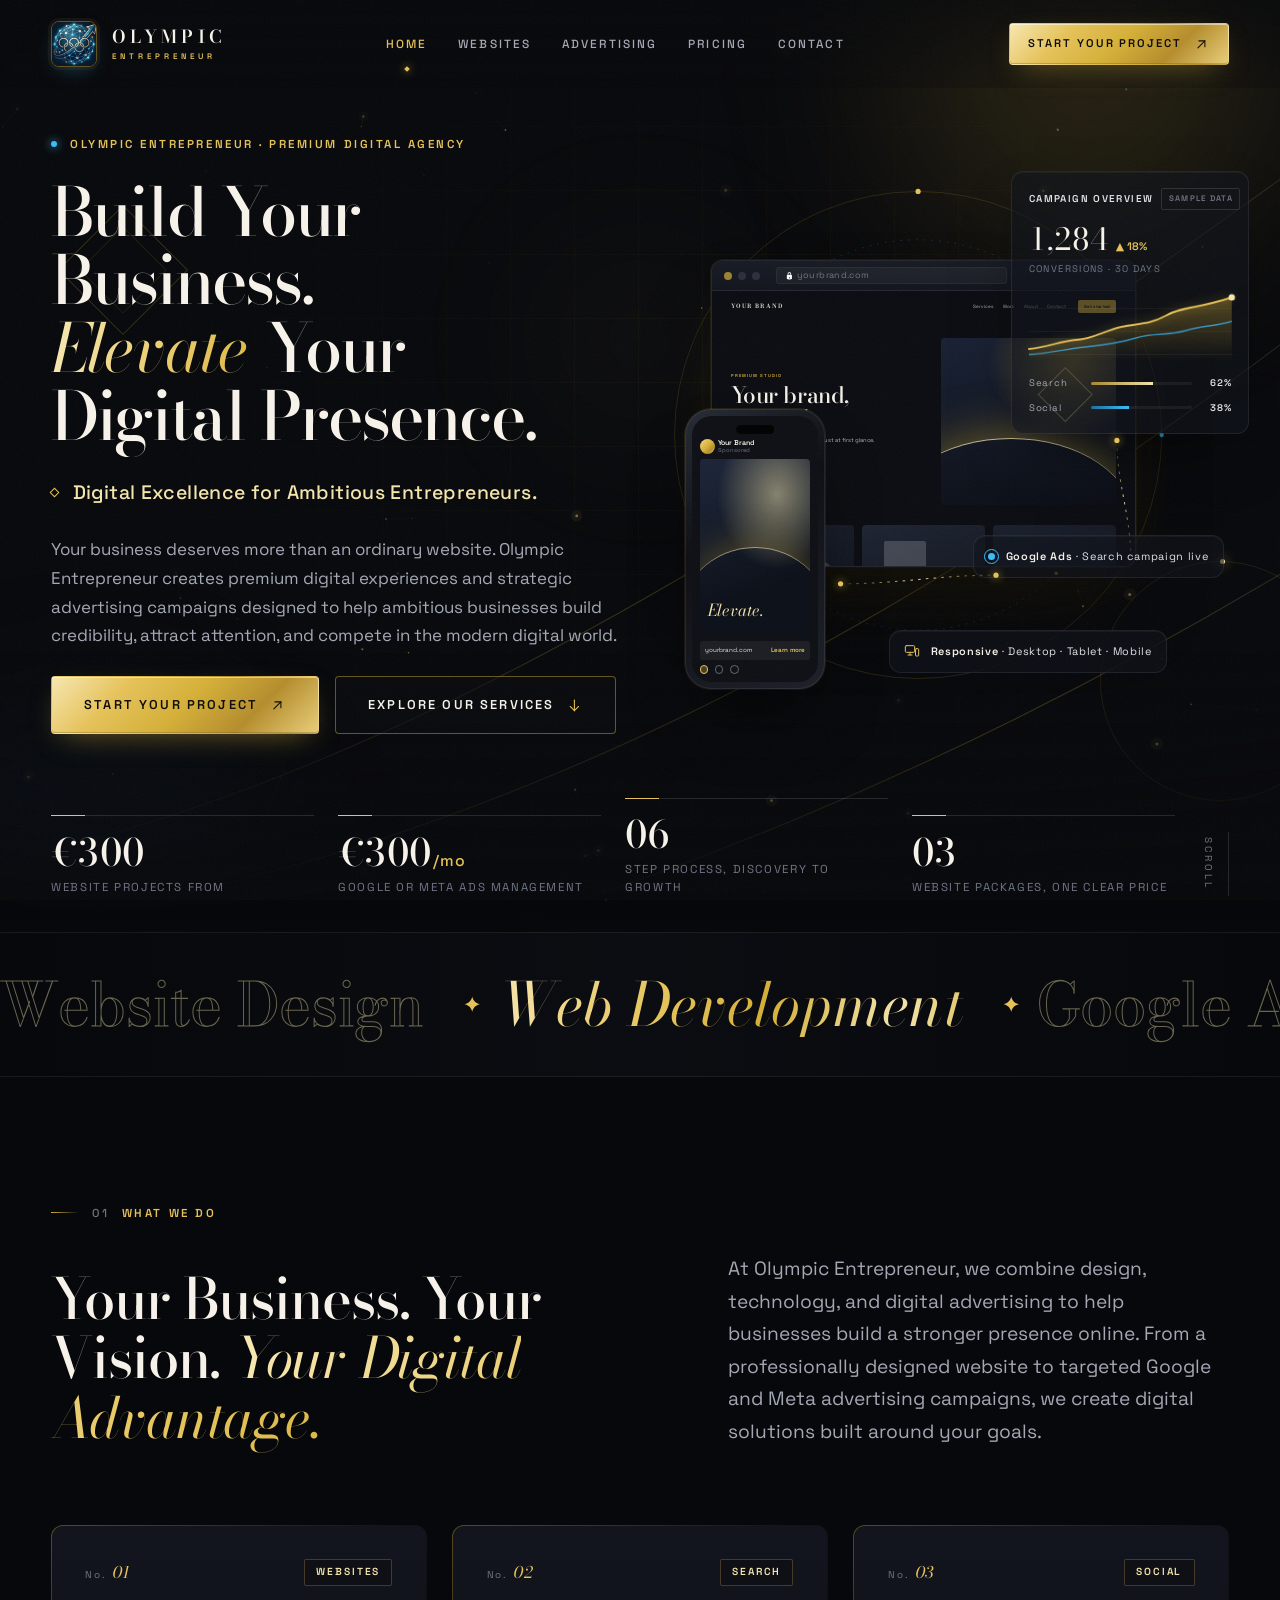
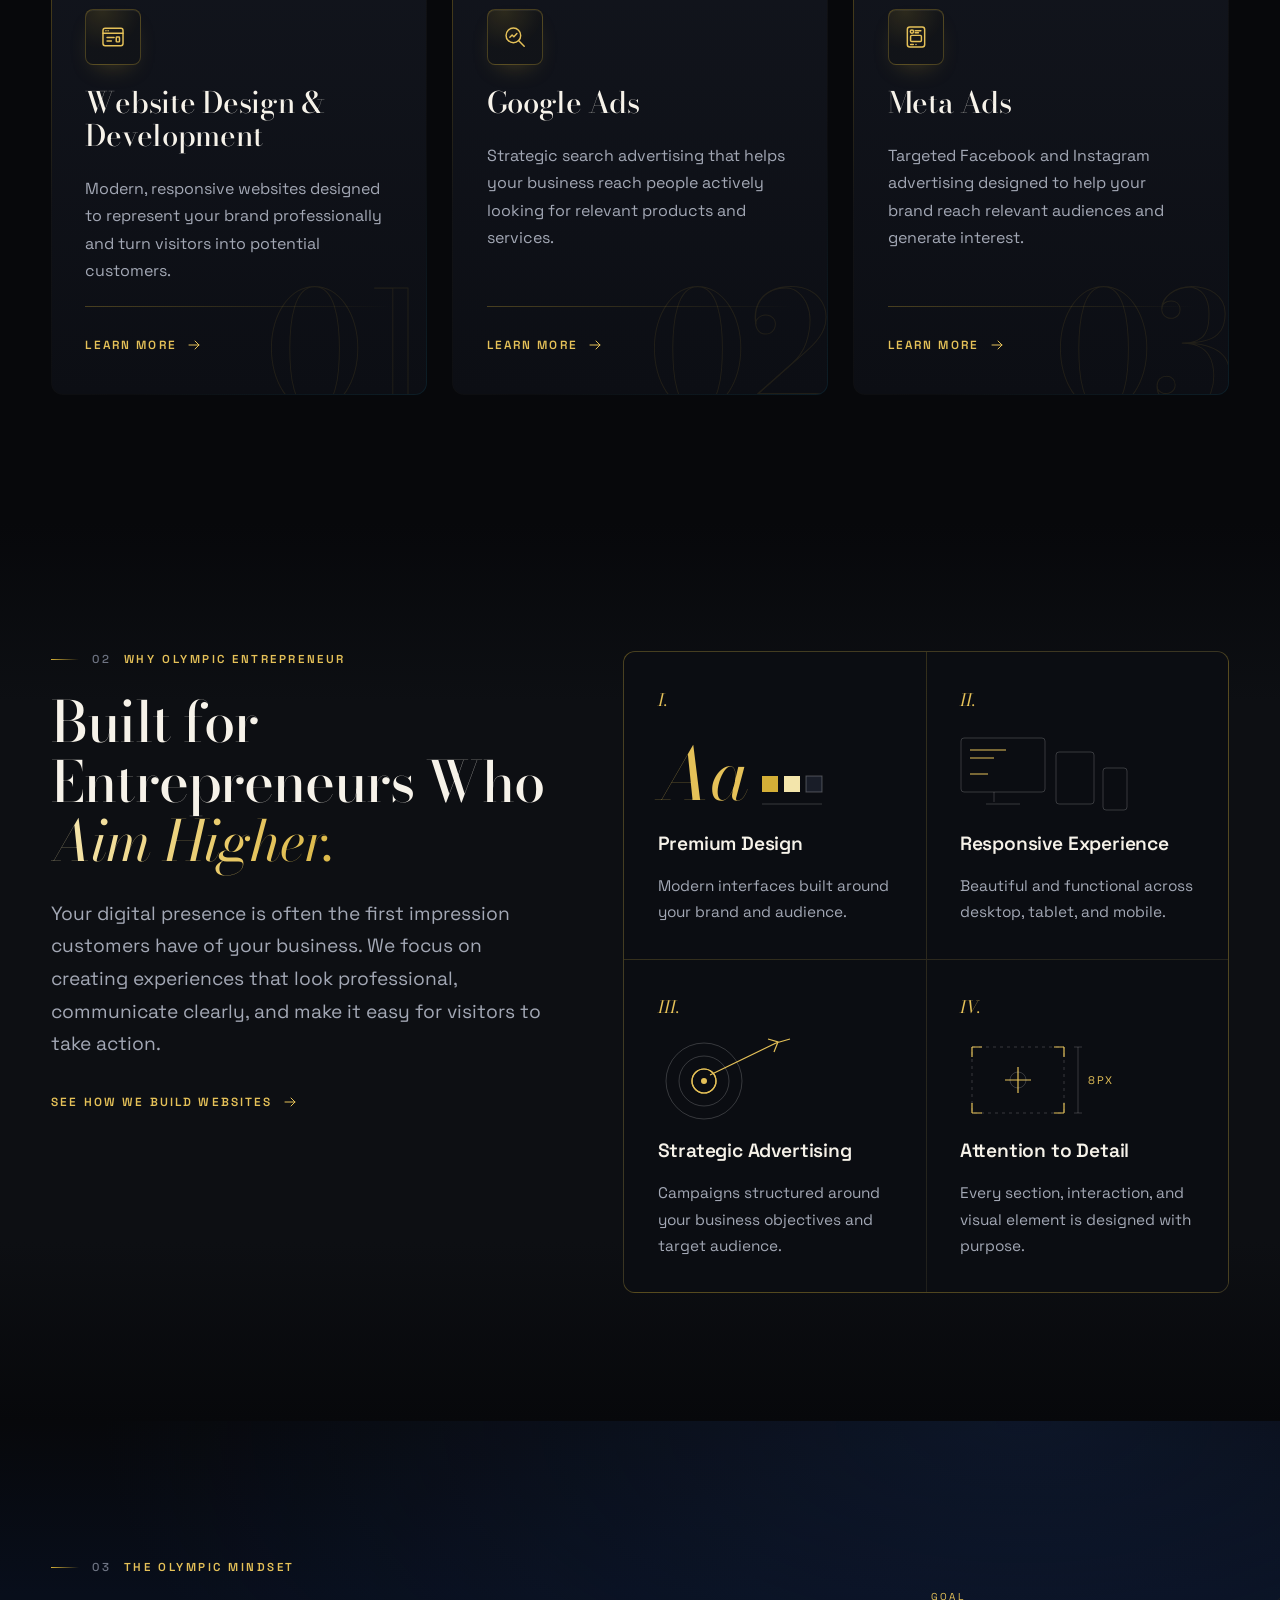
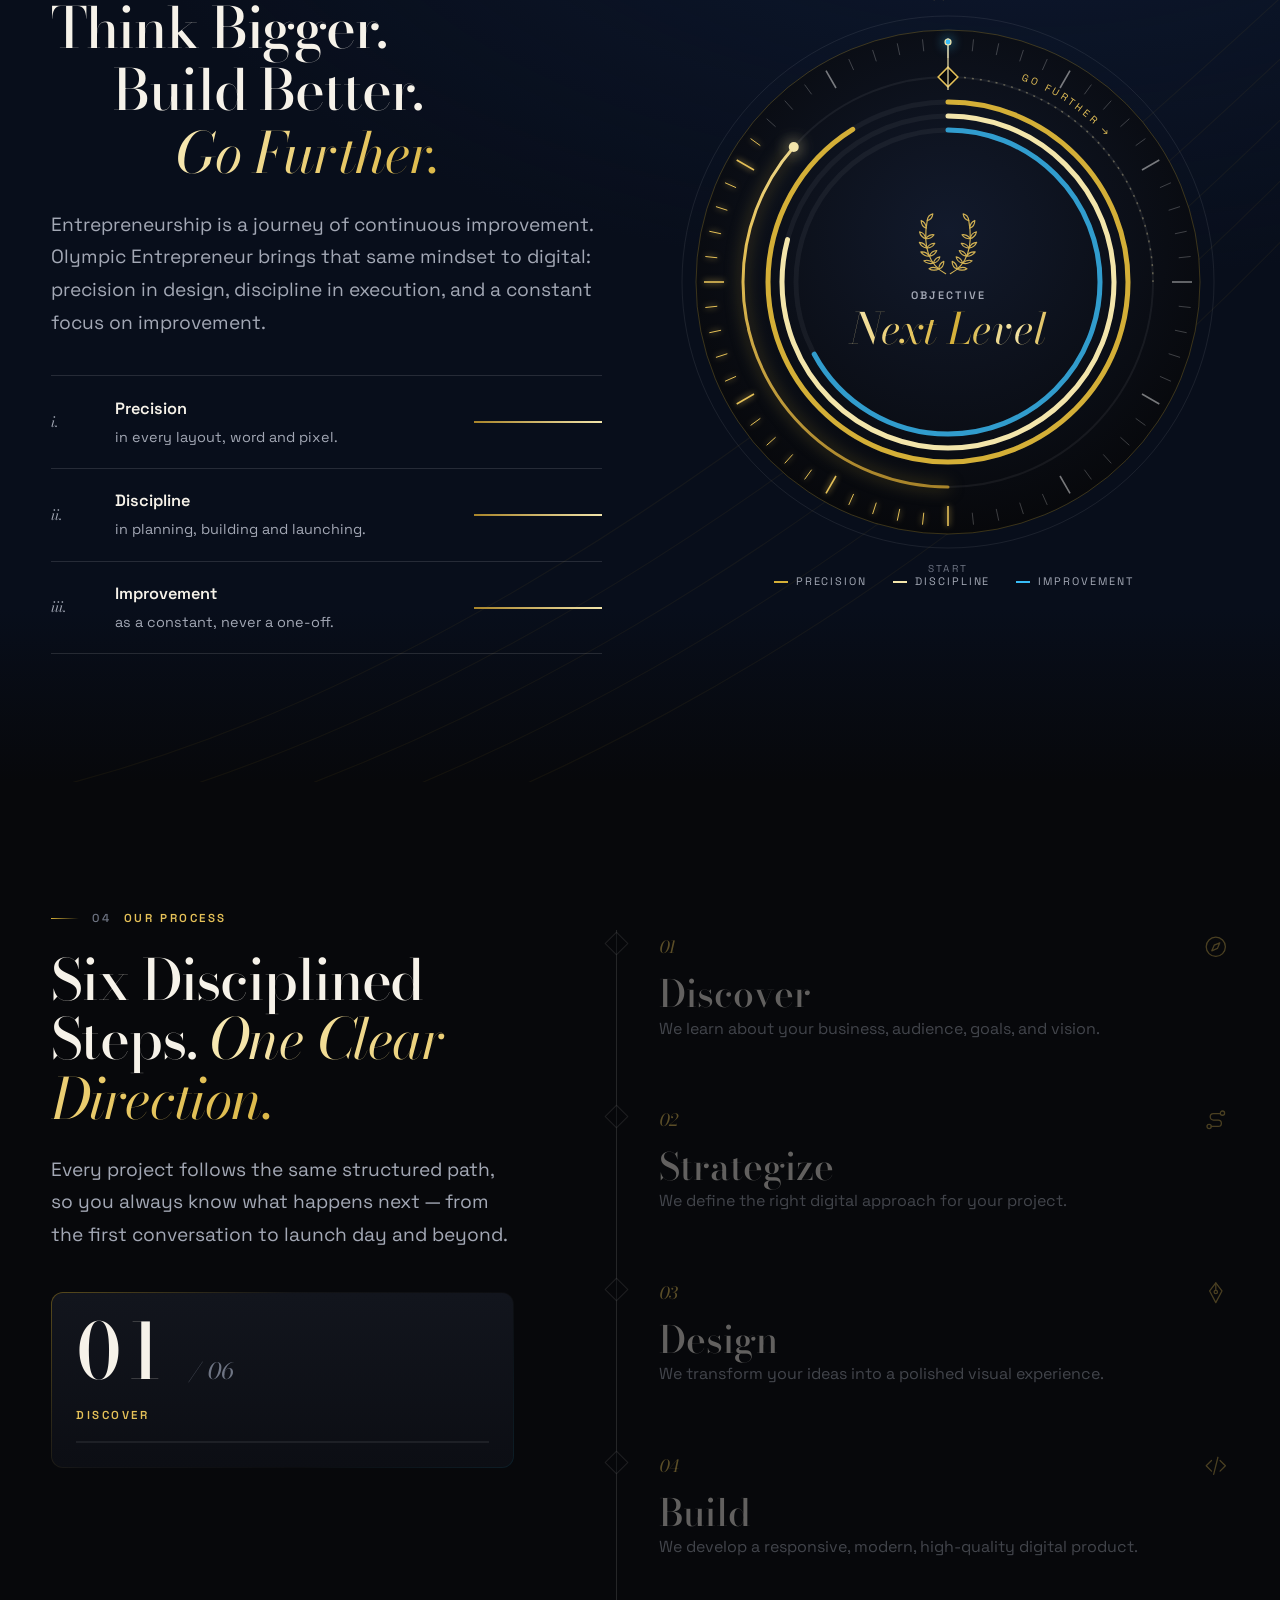
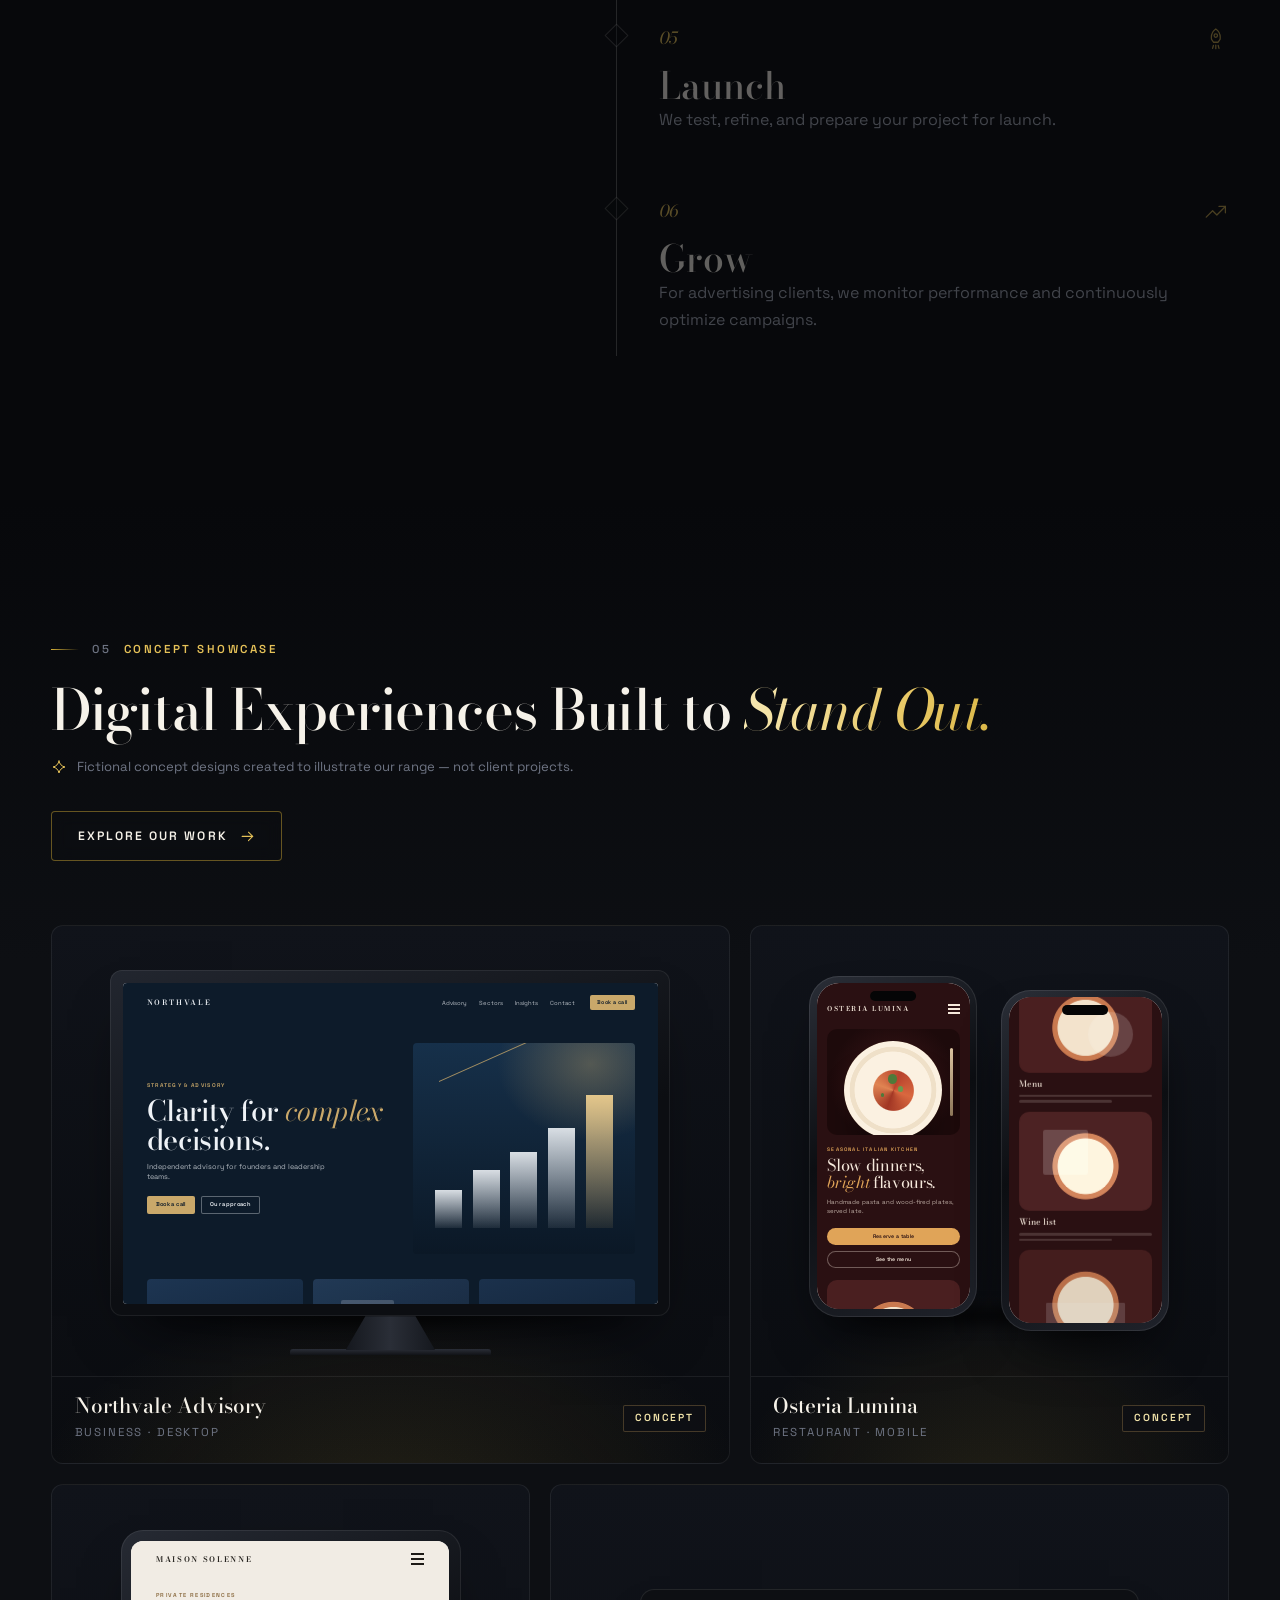
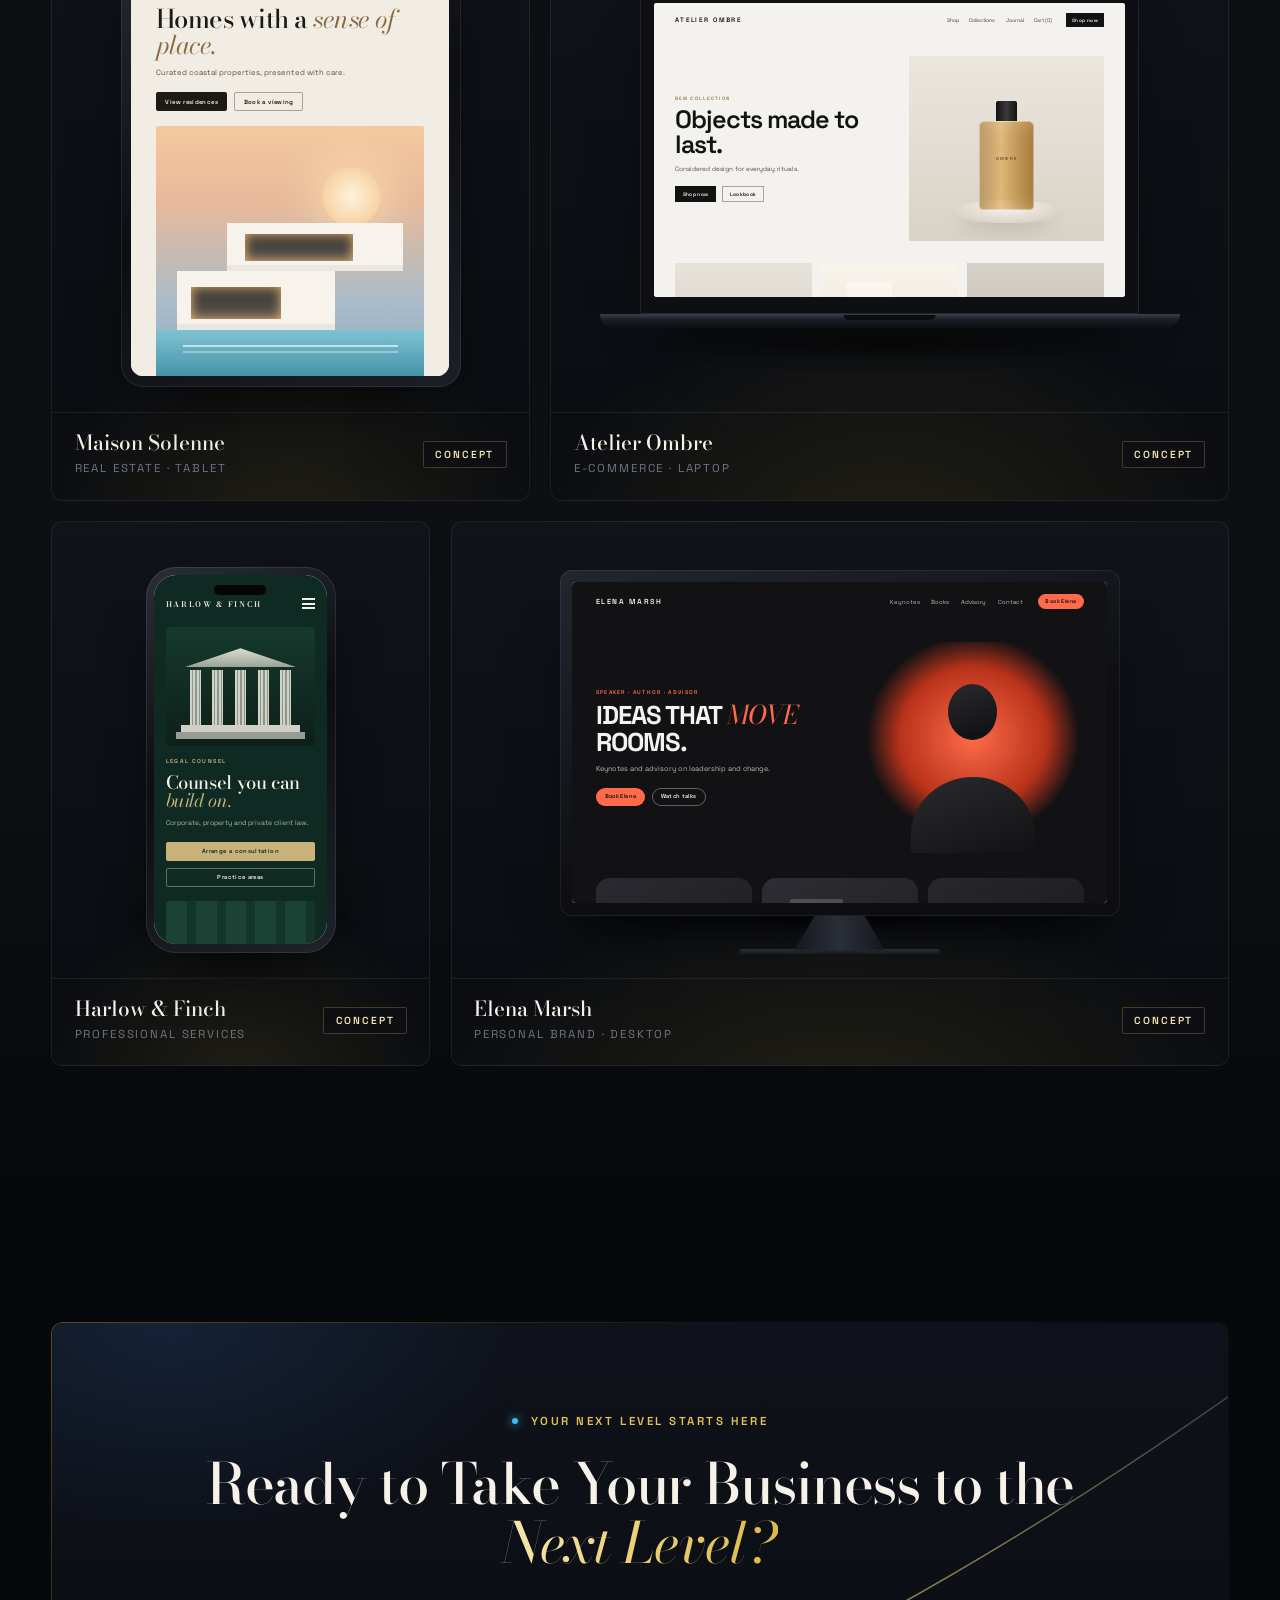
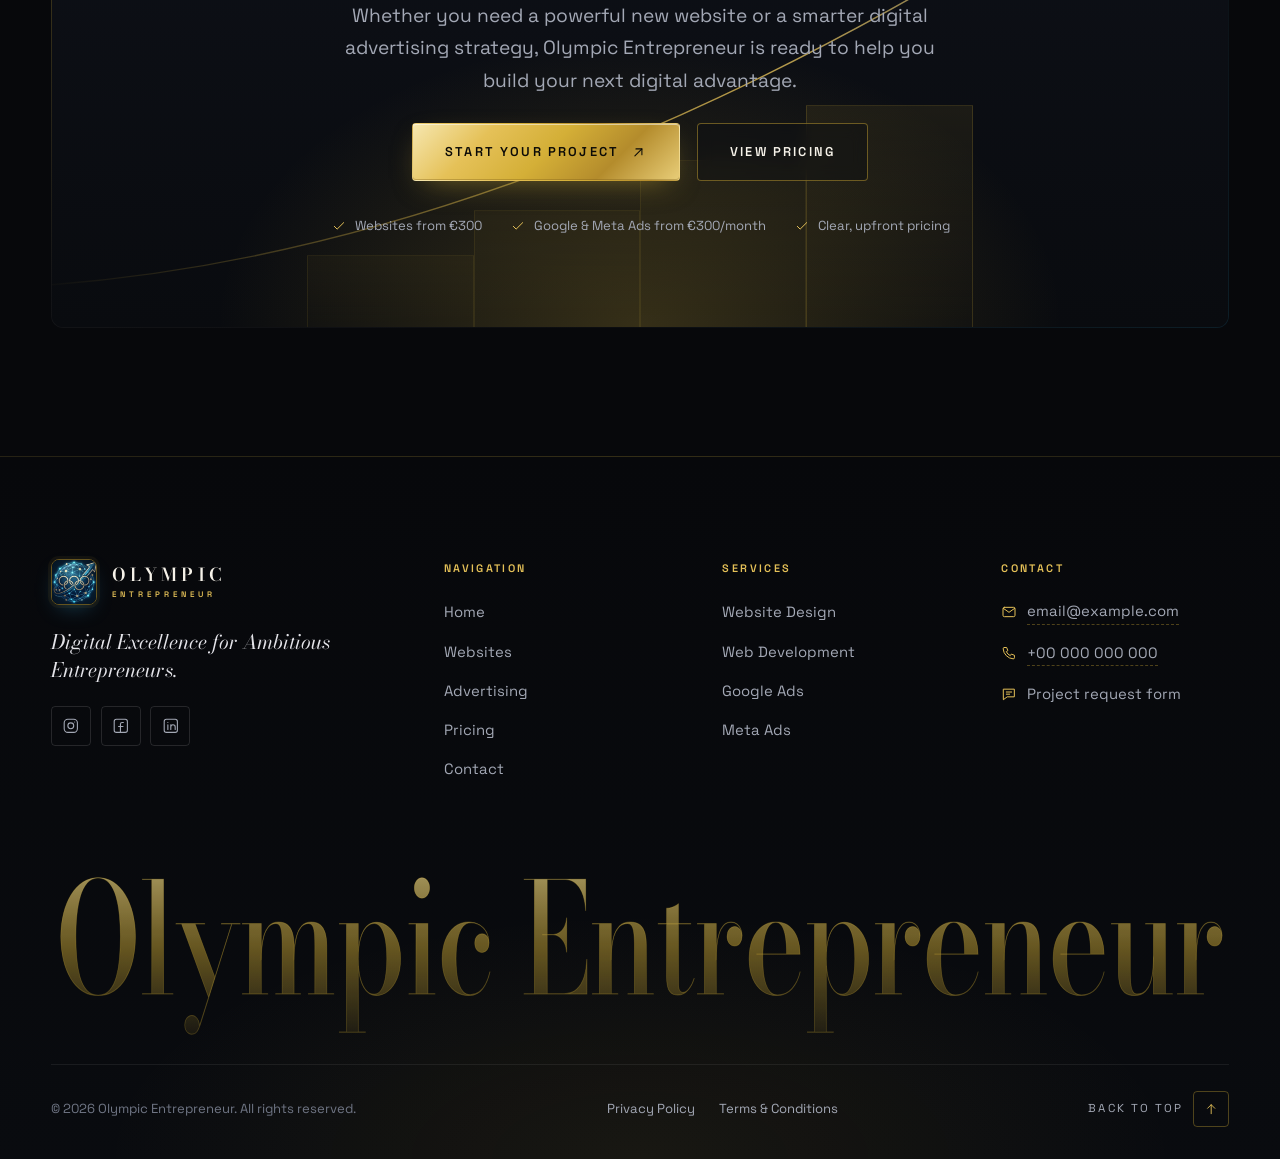
<file: index.html>
<!DOCTYPE html>
<html lang="en">
<head>
  <meta charset="utf-8">
  <meta name="viewport" content="width=device-width, initial-scale=1">
  <title>Olympic Entrepreneur — Premium Website Design &amp; Digital Advertising Agency</title>
  <meta name="description" content="Olympic Entrepreneur is a premium digital agency for ambitious entrepreneurs: professional website design, website development, Google Ads and Meta Ads management. Websites from €300.">
  <meta name="theme-color" content="#07080b">
  <meta property="og:type" content="website">
  <meta property="og:site_name" content="Olympic Entrepreneur">
  <meta property="og:title" content="Olympic Entrepreneur — Digital Excellence for Ambitious Entrepreneurs">
  <meta property="og:description" content="Premium websites and strategic Google &amp; Meta advertising for businesses that aim higher.">
  <meta property="og:image" content="assets/img/logo.jpg">
  <link rel="icon" type="image/png" href="assets/img/favicon.png">
  <link rel="apple-touch-icon" href="assets/img/apple-touch-icon.png">
  <link rel="preconnect" href="https://fonts.googleapis.com">
  <link rel="preconnect" href="https://fonts.gstatic.com" crossorigin>
  <link href="https://fonts.googleapis.com/css2?family=Bodoni+Moda:ital,opsz,wght@0,6..96,400..700;1,6..96,400..700&family=Space+Grotesk:wght@300..700&display=swap" rel="stylesheet">
  <link rel="stylesheet" href="assets/css/styles.css">
  <script>document.documentElement.classList.add('js');setTimeout(function(){if(!window.OE_READY)document.documentElement.classList.remove('js');},2500);</script>
  <script type="application/ld+json">
  {
    "@context": "https://schema.org",
    "@type": "ProfessionalService",
    "name": "Olympic Entrepreneur",
    "slogan": "Digital Excellence for Ambitious Entrepreneurs.",
    "description": "Premium digital agency offering website design, website development, Google Ads and Meta Ads management for entrepreneurs, small businesses and companies.",
    "logo": "assets/img/logo.jpg",
    "priceRange": "€300 – €1,000",
    "hasOfferCatalog": {
      "@type": "OfferCatalog",
      "name": "Digital services",
      "itemListElement": [
        { "@type": "Offer", "name": "Simple Website", "price": "300", "priceCurrency": "EUR" },
        { "@type": "Offer", "name": "Advanced Website", "price": "500", "priceCurrency": "EUR" },
        { "@type": "Offer", "name": "Premium Website", "price": "1000", "priceCurrency": "EUR" },
        { "@type": "Offer", "name": "Google Ads Management", "price": "300", "priceCurrency": "EUR", "priceSpecification": { "@type": "UnitPriceSpecification", "price": "300", "priceCurrency": "EUR", "unitText": "MONTH" } },
        { "@type": "Offer", "name": "Meta Ads Management", "price": "300", "priceCurrency": "EUR", "priceSpecification": { "@type": "UnitPriceSpecification", "price": "300", "priceCurrency": "EUR", "unitText": "MONTH" } }
      ]
    }
  }
  </script>
</head>
<body>
<script src="assets/js/icons.js"></script>
<a class="skip-link" href="#main">Skip to content</a>

<!-- ============================ NAVIGATION ============================ -->
<header class="nav" data-nav>
  <div class="container nav__inner">
    <a class="brand" href="index.html" aria-label="Olympic Entrepreneur — Home">
      <span class="brand__mark"><img src="assets/img/logo.jpg" alt="" width="46" height="46"></span>
      <span class="brand__type"><span class="brand__top">Olympic</span><span class="brand__bottom">Entrepreneur</span></span>
    </a>
    <nav class="nav__links" aria-label="Primary">
      <a class="nav__link" href="index.html" aria-current="page">Home</a>
      <a class="nav__link" href="websites.html">Websites</a>
      <a class="nav__link" href="advertising.html">Advertising</a>
      <a class="nav__link" href="pricing.html">Pricing</a>
      <a class="nav__link" href="contact.html">Contact</a>
    </nav>
    <div class="nav__actions">
      <a class="btn btn--gold btn--sm" href="contact.html">Start Your Project <svg class="icon"><use href="#i-arrow-ur"/></svg></a>
      <button class="burger" type="button" aria-label="Open menu" aria-expanded="false" aria-controls="menu" data-burger><span></span><span></span><span></span></button>
    </div>
  </div>
  <span class="nav__progress" data-progress></span>
</header>

<div class="menu" id="menu" data-menu>
  <nav aria-label="Mobile">
    <ul class="menu__list">
      <li><a class="menu__link" style="--i:0" href="index.html" aria-current="page"><small>01</small>Home</a></li>
      <li><a class="menu__link" style="--i:1" href="websites.html"><small>02</small>Websites</a></li>
      <li><a class="menu__link" style="--i:2" href="advertising.html"><small>03</small>Advertising</a></li>
      <li><a class="menu__link" style="--i:3" href="pricing.html"><small>04</small>Pricing</a></li>
      <li><a class="menu__link" style="--i:4" href="contact.html"><small>05</small>Contact</a></li>
    </ul>
  </nav>
  <div class="menu__foot">
    <a class="btn btn--gold btn--lg btn--block" href="contact.html">Start Your Project <svg class="icon"><use href="#i-arrow-ur"/></svg></a>
    <p class="menu__meta"><span>Digital Excellence for Ambitious Entrepreneurs.</span></p>
  </div>
</div>

<main id="main">

  <!-- ============================ HERO ============================ -->
  <section class="hero" aria-labelledby="hero-title">
    <div class="fx" aria-hidden="true">
      <div class="fx-grid"></div>
      <div class="fx-light fx-light--a"></div>
      <div class="fx-light fx-light--b"></div>
      <div class="fx-light fx-light--c"></div>
      <svg class="fx-arcs" viewBox="0 0 1440 900" preserveAspectRatio="xMidYMid slice">
        <defs>
          <linearGradient id="arcGrad" x1="0" y1="1" x2="1" y2="0">
            <stop offset="0" stop-color="#d4af37" stop-opacity="0"/>
            <stop offset=".55" stop-color="#d4af37" stop-opacity=".55"/>
            <stop offset="1" stop-color="#f3e5ab" stop-opacity=".08"/>
          </linearGradient>
        </defs>
        <path class="arc" d="M-80 860C380 820 820 560 1520 40"/>
        <path class="arc" d="M-80 910C460 890 960 650 1520 190"/>
        <path class="arc" d="M200 980C640 920 1100 720 1520 440"/>
        <path class="comet" pathLength="1" d="M-80 860C380 820 820 560 1520 40"/>
        <path class="comet comet--2" pathLength="1" d="M-80 910C460 890 960 650 1520 190"/>
        <path class="comet comet--3" pathLength="1" d="M200 980C640 920 1100 720 1520 440"/>
      </svg>
      <canvas class="fx-particles" data-particles></canvas>
      <div class="fx-shape fx-shape--diamond" style="left:6%;top:24%"></div>
      <div class="fx-shape fx-shape--orbit" style="right:-60px;bottom:14%"></div>
      <div class="fx-vignette"></div>
    </div>

    <div class="container hero__grid">
      <div class="hero__copy">
        <p class="eyebrow eyebrow--plain fade-up" style="--d:.1s"><span class="dot"></span>Olympic Entrepreneur · Premium Digital Agency</p>
        <h1 class="h1 hero__title" id="hero-title">
          <span class="line"><span style="--i:0">Build Your</span></span>
          <span class="line"><span style="--i:1">Business.</span></span>
          <span class="line"><span style="--i:2"><em>Elevate</em> Your</span></span>
          <span class="line"><span style="--i:3">Digital Presence.</span></span>
        </h1>
        <p class="hero__kicker fade-up" style="--d:.75s">Digital Excellence for Ambitious Entrepreneurs.</p>
        <p class="hero__text fade-up" style="--d:.9s">Your business deserves more than an ordinary website. Olympic Entrepreneur creates premium digital experiences and strategic advertising campaigns designed to help ambitious businesses build credibility, attract attention, and compete in the modern digital world.</p>
        <div class="btn-row fade-up" style="--d:1.05s">
          <a class="btn btn--gold btn--lg" href="contact.html">Start Your Project <svg class="icon"><use href="#i-arrow-ur"/></svg></a>
          <a class="btn btn--ghost btn--lg" href="#services">Explore Our Services <svg class="icon"><use href="#i-arrow-d"/></svg></a>
        </div>
      </div>

      <!-- Hero composition: website + analytics + ad campaign, linked by gold data lines -->
      <div class="hv" data-parallax aria-hidden="true">
        <svg class="hv__orbit" viewBox="0 0 600 600">
          <g class="spin">
            <circle class="ring" cx="300" cy="300" r="282"/>
            <circle class="node" cx="300" cy="18" r="3"/>
            <circle class="node node--c" cx="582" cy="300" r="2.5"/>
            <circle class="node" cx="100" cy="500" r="2"/>
          </g>
          <g class="spin spin--rev">
            <circle class="ring ring--dash" cx="300" cy="300" r="226"/>
            <circle class="node node--c" cx="74" cy="300" r="2.5"/>
            <circle class="node" cx="460" cy="460" r="2"/>
          </g>
        </svg>

        <div class="layer hv__browser"><div class="px" data-depth="10"><div class="float">
          <div class="win">
            <div class="win__bar"><i></i><i></i><i></i><span class="win__url">yourbrand.com</span></div>
            <div class="win__screen"><div data-ms="brand"></div></div>
          </div>
        </div></div></div>

        <div class="layer hv__dash"><div class="px" data-depth="22"><div class="float">
          <div class="glass dcard">
            <div class="dcard__head"><span class="dcard__title">Campaign overview</span><span class="dcard__tag">Sample data</span></div>
            <div class="dcard__kpi"><span class="dcard__num">1,284</span><span class="dcard__delta">▲ 18%</span></div>
            <div class="dcard__sub">Conversions · 30 days</div>
            <svg class="dcard__chart" viewBox="0 0 220 78">
              <defs>
                <linearGradient id="areaGrad" x1="0" y1="0" x2="0" y2="1"><stop offset="0" stop-color="#d4af37" stop-opacity=".35"/><stop offset="1" stop-color="#d4af37" stop-opacity="0"/></linearGradient>
              </defs>
              <line class="gl" x1="0" y1="20" x2="220" y2="20"/><line class="gl" x1="0" y1="45" x2="220" y2="45"/><line class="gl" x1="0" y1="70" x2="220" y2="70"/>
              <path class="ar" d="M0 64C22 62 34 55 52 54S82 44 100 40 130 38 148 28 184 20 220 8V78H0Z"/>
              <path class="ln2" pathLength="1" d="M0 70C26 68 40 64 60 62S96 58 116 52 150 50 170 44 200 40 220 34"/>
              <path class="ln" pathLength="1" d="M0 64C22 62 34 55 52 54S82 44 100 40 130 38 148 28 184 20 220 8"/>
              <circle class="tip" cx="220" cy="8" r="3.5"/>
            </svg>
            <div class="dcard__bars">
              <div class="dcard__bar"><span>Search</span><span class="meter"><i style="--v:.62"></i></span><b>62%</b></div>
              <div class="dcard__bar"><span>Social</span><span class="meter meter--c"><i style="--v:.38"></i></span><b>38%</b></div>
            </div>
          </div>
        </div></div></div>

        <div class="layer hv__phone"><div class="px" data-depth="34"><div class="float">
          <div class="phone"><div class="phone__screen">
            <div class="post">
              <div class="post__head"><span class="post__avatar"></span><span class="post__who"><b>Your Brand</b><span>Sponsored</span></span></div>
              <div class="post__img"></div>
              <div class="post__cta"><span>yourbrand.com</span><span>Learn more</span></div>
              <div class="post__react"><i></i><i></i><i></i></div>
            </div>
          </div></div>
        </div></div></div>

        <div class="layer hv__chip--a"><div class="px" data-depth="40"><div class="float">
          <div class="glass fchip"><span class="pulse-dot"></span><span><b>Google Ads</b> · Search campaign live</span></div>
        </div></div></div>
        <div class="layer hv__chip--b"><div class="px" data-depth="28"><div class="float">
          <div class="glass fchip"><span class="fchip__devs"><svg class="icon"><use href="#i-devices"/></svg></span><span><b>Responsive</b> · Desktop · Tablet · Mobile</span></div>
        </div></div></div>

        <svg class="hv__links" viewBox="0 0 600 612" preserveAspectRatio="none">
          <defs>
            <linearGradient id="linkGrad" x1="0" x2="1"><stop offset="0" stop-color="#e5c158" stop-opacity=".2"/><stop offset=".5" stop-color="#f3e5ab" stop-opacity=".9"/><stop offset="1" stop-color="#e5c158" stop-opacity=".2"/></linearGradient>
          </defs>
          <path d="M150 478C220 478 260 468 330 468"/>
          <path d="M470 312C470 360 484 392 486 440"/>
          <circle cx="150" cy="478" r="3"/><circle cx="330" cy="468" r="3"/><circle cx="470" cy="312" r="3"/>
        </svg>
      </div>
    </div>

    <div class="container hero__foot">
      <div class="stat fade-up" style="--d:1.25s"><span class="stat__value" data-count="300" data-prefix="€">€300</span><span class="stat__label">Website projects from</span></div>
      <div class="stat fade-up" style="--d:1.35s"><span class="stat__value"><span data-count="300" data-prefix="€">€300</span><small>/mo</small></span><span class="stat__label">Google or Meta Ads management</span></div>
      <div class="stat fade-up" style="--d:1.45s"><span class="stat__value" data-count="6" data-pad="2">06</span><span class="stat__label">Step process, discovery to growth</span></div>
      <div class="stat fade-up" style="--d:1.55s"><span class="stat__value" data-count="3" data-pad="2">03</span><span class="stat__label">Website packages, one clear price</span></div>
      <span class="scroll-cue fade-up" style="--d:1.8s"><i></i>Scroll</span>
    </div>
  </section>

  <!-- ============================ BRAND BAND ============================ -->
  <section class="band" aria-label="Our services">
    <div class="marquee" aria-hidden="true">
      <div class="marquee__group">
        <span class="marquee__item">Website Design</span><svg class="marquee__star icon--fill"><use href="#i-spark"/></svg>
        <span class="marquee__item marquee__item--gold">&nbsp;Web Development</span><svg class="marquee__star icon--fill"><use href="#i-spark"/></svg>
        <span class="marquee__item">&nbsp;Google Ads</span><svg class="marquee__star icon--fill"><use href="#i-spark"/></svg>
        <span class="marquee__item marquee__item--fill">&nbsp;Meta Ads</span><svg class="marquee__star icon--fill"><use href="#i-spark"/></svg>
        <span class="marquee__item">&nbsp;Olympic Entrepreneur</span><svg class="marquee__star icon--fill"><use href="#i-spark"/></svg>
        <span class="marquee__item marquee__item--gold">&nbsp;Digital Excellence</span><svg class="marquee__star icon--fill"><use href="#i-spark"/></svg>
      </div>
      <div class="marquee__group">
        <span class="marquee__item">&nbsp;Website Design</span><svg class="marquee__star icon--fill"><use href="#i-spark"/></svg>
        <span class="marquee__item marquee__item--gold">&nbsp;Web Development</span><svg class="marquee__star icon--fill"><use href="#i-spark"/></svg>
        <span class="marquee__item">&nbsp;Google Ads</span><svg class="marquee__star icon--fill"><use href="#i-spark"/></svg>
        <span class="marquee__item marquee__item--fill">&nbsp;Meta Ads</span><svg class="marquee__star icon--fill"><use href="#i-spark"/></svg>
        <span class="marquee__item">&nbsp;Olympic Entrepreneur</span><svg class="marquee__star icon--fill"><use href="#i-spark"/></svg>
        <span class="marquee__item marquee__item--gold">&nbsp;Digital Excellence</span><svg class="marquee__star icon--fill"><use href="#i-spark"/></svg>
      </div>
    </div>
    <p class="sr-only">Website Design, Web Development, Google Ads and Meta Ads.</p>
  </section>

  <!-- ============================ INTRODUCTION ============================ -->
  <section class="section" id="services" aria-labelledby="intro-title">
    <div class="container">
      <header class="shead shead--split">
        <p class="eyebrow" data-reveal><span class="eyebrow__num">01</span>What We Do</p>
        <h2 class="h2" id="intro-title" data-reveal style="--d:.08s">Your Business. Your Vision. <em>Your Digital Advantage.</em></h2>
        <p class="lead" data-reveal style="--d:.16s">At Olympic Entrepreneur, we combine design, technology, and digital advertising to help businesses build a stronger presence online. From a professionally designed website to targeted Google and Meta advertising campaigns, we create digital solutions built around your goals.</p>
      </header>

      <div class="cards-3">
        <article class="svc panel spot draw-on-hover" data-reveal style="--d:0s">
          <span class="svc__accent"></span>
          <div class="svc__top"><span class="svc__num">01</span><span class="chip">Websites</span></div>
          <span class="icon-plate"><svg class="icon"><use href="#i-web"/></svg></span>
          <h3 class="svc__title">Website Design &amp; Development</h3>
          <p class="svc__text">Modern, responsive websites designed to represent your brand professionally and turn visitors into potential customers.</p>
          <div class="svc__rule"></div>
          <a class="link-arrow" href="websites.html">Learn More <svg class="icon"><use href="#i-arrow-r"/></svg></a>
          <span class="svc__ghost" aria-hidden="true">01</span>
        </article>
        <article class="svc panel spot draw-on-hover" data-reveal style="--d:.1s">
          <span class="svc__accent"></span>
          <div class="svc__top"><span class="svc__num">02</span><span class="chip">Search</span></div>
          <span class="icon-plate"><svg class="icon"><use href="#i-search-ads"/></svg></span>
          <h3 class="svc__title">Google Ads</h3>
          <p class="svc__text">Strategic search advertising that helps your business reach people actively looking for relevant products and services.</p>
          <div class="svc__rule"></div>
          <a class="link-arrow" href="advertising.html#google">Learn More <svg class="icon"><use href="#i-arrow-r"/></svg></a>
          <span class="svc__ghost" aria-hidden="true">02</span>
        </article>
        <article class="svc panel spot draw-on-hover" data-reveal style="--d:.2s">
          <span class="svc__accent"></span>
          <div class="svc__top"><span class="svc__num">03</span><span class="chip">Social</span></div>
          <span class="icon-plate"><svg class="icon"><use href="#i-social"/></svg></span>
          <h3 class="svc__title">Meta Ads</h3>
          <p class="svc__text">Targeted Facebook and Instagram advertising designed to help your brand reach relevant audiences and generate interest.</p>
          <div class="svc__rule"></div>
          <a class="link-arrow" href="advertising.html#meta">Learn More <svg class="icon"><use href="#i-arrow-r"/></svg></a>
          <span class="svc__ghost" aria-hidden="true">03</span>
        </article>
      </div>
    </div>
  </section>

  <!-- ============================ WHY ============================ -->
  <section class="section zone-charcoal" aria-labelledby="why-title">
    <div class="container why">
      <div class="why__aside">
        <p class="eyebrow" data-reveal><span class="eyebrow__num">02</span>Why Olympic Entrepreneur</p>
        <h2 class="h2" id="why-title" data-reveal style="--d:.08s">Built for Entrepreneurs Who <em>Aim Higher.</em></h2>
        <p class="lead" data-reveal style="--d:.16s">Your digital presence is often the first impression customers have of your business. We focus on creating experiences that look professional, communicate clearly, and make it easy for visitors to take action.</p>
        <div data-reveal style="--d:.24s"><a class="link-arrow" href="websites.html">See how we build websites <svg class="icon"><use href="#i-arrow-r"/></svg></a></div>
      </div>

      <div class="why__grid" data-reveal="scale">
        <article class="benefit">
          <span class="benefit__idx">I.</span>
          <div class="benefit__art" aria-hidden="true">
            <svg viewBox="0 0 170 86">
              <text x="0" y="70" font-family="Bodoni Moda, serif" font-size="72" font-style="italic" fill="currentColor">Aa</text>
              <rect class="bart-swatch" x="104" y="46" width="16" height="16" fill="#d4af37"/>
              <rect class="bart-swatch" x="126" y="46" width="16" height="16" fill="#f3e5ab"/>
              <rect class="bart-swatch" x="148" y="46" width="16" height="16" fill="#191d28" stroke="rgba(255,255,255,.25)"/>
              <line class="bart-soft" x1="104" y1="74" x2="164" y2="74"/>
            </svg>
          </div>
          <h3 class="h3">Premium Design</h3>
          <p>Modern interfaces built around your brand and audience.</p>
        </article>
        <article class="benefit">
          <span class="benefit__idx">II.</span>
          <div class="benefit__art" aria-hidden="true">
            <svg viewBox="0 0 170 86">
              <rect class="bart-soft bart-dev" x="1" y="8" width="84" height="54" rx="3"/>
              <path class="bart-soft" d="M34 62v10M26 74h34"/>
              <rect class="bart-soft bart-dev bart-dev--2" x="96" y="22" width="38" height="52" rx="3"/>
              <rect class="bart-soft bart-dev" x="143" y="38" width="24" height="42" rx="3"/>
              <path class="bart-line" d="M10 20h36M10 28h24M10 44h18"/>
            </svg>
          </div>
          <h3 class="h3">Responsive Experience</h3>
          <p>Beautiful and functional across desktop, tablet, and mobile.</p>
        </article>
        <article class="benefit">
          <span class="benefit__idx">III.</span>
          <div class="benefit__art" aria-hidden="true">
            <svg viewBox="0 0 170 86">
              <circle class="bart-soft" cx="46" cy="44" r="38"/>
              <circle class="bart-soft" cx="46" cy="44" r="25"/>
              <circle class="bart-line" cx="46" cy="44" r="12"/>
              <circle class="bart-line bart-ring" cx="46" cy="44" r="12"/>
              <circle class="bart-fill" cx="46" cy="44" r="3"/>
              <g class="bart-arrow"><path class="bart-line" d="M52 38L118 6"/><path class="bart-line" d="M110 2l10 3-4 10M118 6l14-4"/></g>
            </svg>
          </div>
          <h3 class="h3">Strategic Advertising</h3>
          <p>Campaigns structured around your business objectives and target audience.</p>
        </article>
        <article class="benefit">
          <span class="benefit__idx">IV.</span>
          <div class="benefit__art" aria-hidden="true">
            <svg viewBox="0 0 170 86">
              <rect class="bart-soft" x="12" y="10" width="92" height="66" stroke-dasharray="3 4"/>
              <path class="bart-line" d="M12 10h10M12 10v10M104 10h-10M104 10v10M12 76h10M12 76v-10M104 76h-10M104 76v-10"/>
              <g class="bart-cross"><path class="bart-line" d="M58 30v26M45 43h26"/><circle class="bart-soft" cx="58" cy="43" r="8"/></g>
              <path class="bart-soft" d="M118 10v66M114 10h8M114 76h8"/>
              <text x="128" y="47" font-family="Space Grotesk, sans-serif" font-size="11" letter-spacing="1.5" fill="currentColor">8PX</text>
            </svg>
          </div>
          <h3 class="h3">Attention to Detail</h3>
          <p>Every section, interaction, and visual element is designed with purpose.</p>
        </article>
      </div>
    </div>
  </section>

  <!-- ============================ THE OLYMPIC MINDSET ============================ -->
  <section class="section zone-navy mindset" aria-labelledby="mindset-title">
    <svg class="mindset__lanes" viewBox="0 0 1440 800" preserveAspectRatio="none" aria-hidden="true">
      <path d="M-40 820C420 760 900 520 1480 120"/>
      <path d="M-40 850C440 790 930 560 1480 170"/>
      <path d="M-40 880C460 820 960 600 1480 220"/>
      <path d="M-40 910C480 850 990 640 1480 270"/>
      <path d="M-40 940C500 880 1020 680 1480 320"/>
    </svg>
    <div class="container mindset__grid">
      <div data-reveal-group>
        <p class="eyebrow" data-reveal><span class="eyebrow__num">03</span>The Olympic Mindset</p>
        <h2 class="h2 stair" id="mindset-title" data-reveal style="--d:.08s; margin-top:1.4rem">
          <span>Think Bigger.</span>
          <span>Build Better.</span>
          <span><em>Go Further.</em></span>
        </h2>
        <p class="lead" data-reveal style="--d:.16s; margin-top:1.6rem">Entrepreneurship is a journey of continuous improvement. Olympic Entrepreneur brings that same mindset to digital: precision in design, discipline in execution, and a constant focus on improvement.</p>
        <ul class="tenets" data-reveal style="--d:.24s">
          <li class="tenet"><span class="tenet__n">i.</span><div><b>Precision</b><span>in every layout, word and pixel.</span></div><span class="tenet__bar"><i></i></span></li>
          <li class="tenet"><span class="tenet__n">ii.</span><div><b>Discipline</b><span>in planning, building and launching.</span></div><span class="tenet__bar"><i></i></span></li>
          <li class="tenet"><span class="tenet__n">iii.</span><div><b>Improvement</b><span>as a constant, never a one-off.</span></div><span class="tenet__bar"><i></i></span></li>
        </ul>
      </div>

      <!-- Chronograph dial: progress toward the goal — then beyond it -->
      <div data-reveal="scale" style="--d:.1s">
        <div class="dial" data-dial aria-hidden="true">
          <svg viewBox="0 0 540 540">
            <defs>
              <radialGradient id="dialFace" cx="50%" cy="40%" r="60%"><stop offset="0" stop-color="#121a2c"/><stop offset="1" stop-color="#07080b"/></radialGradient>
              <linearGradient id="dialGold" x1="0" y1="1" x2="0" y2="0"><stop offset="0" stop-color="#a8842a"/><stop offset=".6" stop-color="#e5c158"/><stop offset="1" stop-color="#f3e5ab"/></linearGradient>
            </defs>
            <circle class="bezel" cx="270" cy="270" r="266"/>
            <circle class="face" cx="270" cy="270" r="252"/>
            <g data-ticks></g>
            <circle class="track" cx="270" cy="270" r="205"/>
            <path id="beyondPath" class="beyond" d="M270 65A205 205 0 0 1 475 270"/>
            <path class="progress" data-dial-progress pathLength="1" stroke-dasharray="1" stroke-dashoffset="1" d="M270 475A205 205 0 0 1 270 65"/>
            <circle class="inner-track" cx="270" cy="270" r="180"/>
            <circle class="inner-track" cx="270" cy="270" r="166"/>
            <circle class="inner-track" cx="270" cy="270" r="152"/>
            <circle class="inner" data-inner stroke="#d4af37" cx="270" cy="270" r="180" pathLength="1" stroke-dasharray="1" stroke-dashoffset="1" transform="rotate(-90 270 270)" stroke-width="2.2"/>
            <circle class="inner" data-inner stroke="#f3e5ab" cx="270" cy="270" r="166" pathLength="1" stroke-dasharray="1" stroke-dashoffset="1" transform="rotate(-90 270 270)" stroke-width="2.2"/>
            <circle class="inner" data-inner stroke="#38bdf8" cx="270" cy="270" r="152" pathLength="1" stroke-dasharray="1" stroke-dashoffset="1" transform="rotate(-90 270 270)" stroke-width="2.2" opacity=".8"/>
            <text dy="-10"><textPath href="#beyondPath" startOffset="22%" class="t-gold">Go further →</textPath></text>
            <text x="270" y="560" text-anchor="middle">Start</text>
            <rect class="goal" x="263" y="58" width="14" height="14" transform="rotate(45 270 65)"/>
            <text x="270" y="-12" text-anchor="middle" class="t-gold">Goal</text>
            <circle class="runner" data-runner cx="270" cy="475" r="5"/>
            <g class="hand"><line x1="270" y1="78" x2="270" y2="30"/><circle class="hand-tip" cx="270" cy="30" r="3"/></g>
          </svg>
          <div class="dial__center">
            <svg class="icon laurel"><use href="#i-laurel"/></svg>
            <span class="label">Objective</span>
            <strong>Next Level</strong>
          </div>
        </div>
        <div class="dial__legend" aria-hidden="true">
          <span><i style="background:#d4af37"></i>Precision</span>
          <span><i style="background:#f3e5ab"></i>Discipline</span>
          <span><i style="background:#38bdf8"></i>Improvement</span>
        </div>
      </div>
    </div>
  </section>

  <!-- ============================ PROCESS ============================ -->
  <section class="section" aria-labelledby="process-title">
    <div class="container process" data-process>
      <div class="process__aside">
        <p class="eyebrow" data-reveal><span class="eyebrow__num">04</span>Our Process</p>
        <h2 class="h2" id="process-title" data-reveal style="--d:.08s">Six Disciplined Steps. <em>One Clear Direction.</em></h2>
        <p class="lead" data-reveal style="--d:.16s">Every project follows the same structured path, so you always know what happens next — from the first conversation to launch day and beyond.</p>
        <div class="process__meter panel" data-reveal style="--d:.24s" aria-hidden="true">
          <div class="process__count"><b data-step-num>01</b><span>/ 06</span></div>
          <span class="process__name" data-step-name>Discover</span>
          <div class="process__track"><i data-step-bar></i></div>
        </div>
      </div>

      <div class="steps">
        <span class="steps__fill" data-steps-fill aria-hidden="true"></span>
        <ol class="steps__list">
        <li class="step" data-step="Discover">
          <span class="step__node"></span>
          <div class="step__head"><span class="step__n">01</span><span class="step__icon"><svg class="icon"><use href="#i-compass"/></svg></span></div>
          <h3 class="step__title">Discover</h3>
          <p>We learn about your business, audience, goals, and vision.</p>
        </li>
        <li class="step" data-step="Strategize">
          <span class="step__node"></span>
          <div class="step__head"><span class="step__n">02</span><span class="step__icon"><svg class="icon"><use href="#i-route"/></svg></span></div>
          <h3 class="step__title">Strategize</h3>
          <p>We define the right digital approach for your project.</p>
        </li>
        <li class="step" data-step="Design">
          <span class="step__node"></span>
          <div class="step__head"><span class="step__n">03</span><span class="step__icon"><svg class="icon"><use href="#i-pen"/></svg></span></div>
          <h3 class="step__title">Design</h3>
          <p>We transform your ideas into a polished visual experience.</p>
        </li>
        <li class="step" data-step="Build">
          <span class="step__node"></span>
          <div class="step__head"><span class="step__n">04</span><span class="step__icon"><svg class="icon"><use href="#i-code"/></svg></span></div>
          <h3 class="step__title">Build</h3>
          <p>We develop a responsive, modern, high-quality digital product.</p>
        </li>
        <li class="step" data-step="Launch">
          <span class="step__node"></span>
          <div class="step__head"><span class="step__n">05</span><span class="step__icon"><svg class="icon"><use href="#i-launch"/></svg></span></div>
          <h3 class="step__title">Launch</h3>
          <p>We test, refine, and prepare your project for launch.</p>
        </li>
        <li class="step" data-step="Grow">
          <span class="step__node"></span>
          <div class="step__head"><span class="step__n">06</span><span class="step__icon"><svg class="icon"><use href="#i-trend"/></svg></span></div>
          <h3 class="step__title">Grow</h3>
          <p>For advertising clients, we monitor performance and continuously optimize campaigns.</p>
        </li>
        </ol>
      </div>
    </div>
  </section>

  <!-- ============================ PORTFOLIO PREVIEW ============================ -->
  <section class="section zone-charcoal" aria-labelledby="work-title">
    <div class="container">
      <div class="works__head">
        <div>
          <p class="eyebrow" data-reveal><span class="eyebrow__num">05</span>Concept Showcase</p>
          <h2 class="h2" id="work-title" data-reveal style="--d:.08s; margin-top:1.4rem">Digital Experiences Built to <em>Stand Out.</em></h2>
          <p class="works__note" data-reveal style="--d:.16s"><svg class="icon"><use href="#i-spark"/></svg>Fictional concept designs created to illustrate our range — not client projects.</p>
        </div>
        <div data-reveal style="--d:.2s"><a class="btn btn--ghost" href="websites.html#showcase">Explore Our Work <svg class="icon"><use href="#i-arrow-r"/></svg></a></div>
      </div>

      <div class="works">
        <article class="work w-7" data-reveal>
          <div class="work__stage">
            <div class="device device--desktop"><div class="device__frame"><div class="device__screen"><div data-ms="business"></div></div></div></div>
          </div>
          <div class="work__meta"><div><h3>Northvale Advisory</h3><p>Business · Desktop</p></div><span class="chip">Concept</span></div>
        </article>
        <article class="work w-5" data-reveal style="--d:.1s">
          <div class="work__stage">
            <div class="devices-pair">
              <div class="device device--phone"><div class="device__frame"><div class="device__screen"><div data-ms="restaurant"></div></div></div></div>
              <div class="device device--phone"><div class="device__frame"><div class="device__screen"><div data-ms="restaurant" data-ms-static></div></div></div></div>
            </div>
          </div>
          <div class="work__meta"><div><h3>Osteria Lumina</h3><p>Restaurant · Mobile</p></div><span class="chip">Concept</span></div>
        </article>
        <article class="work w-5" data-reveal>
          <div class="work__stage">
            <div class="device device--tablet"><div class="device__frame"><div class="device__screen"><div data-ms="realestate"></div></div></div></div>
          </div>
          <div class="work__meta"><div><h3>Maison Solenne</h3><p>Real Estate · Tablet</p></div><span class="chip">Concept</span></div>
        </article>
        <article class="work w-7" data-reveal style="--d:.1s">
          <div class="work__stage">
            <div class="device device--laptop"><div class="device__frame"><div class="device__screen"><div data-ms="ecommerce"></div></div></div></div>
          </div>
          <div class="work__meta"><div><h3>Atelier Ombre</h3><p>E-commerce · Laptop</p></div><span class="chip">Concept</span></div>
        </article>
        <article class="work w-4" data-reveal>
          <div class="work__stage">
            <div class="device device--phone"><div class="device__frame"><div class="device__screen"><div data-ms="professional"></div></div></div></div>
          </div>
          <div class="work__meta"><div><h3>Harlow &amp; Finch</h3><p>Professional Services</p></div><span class="chip">Concept</span></div>
        </article>
        <article class="work w-8" data-reveal style="--d:.1s">
          <div class="work__stage">
            <div class="device device--desktop"><div class="device__frame"><div class="device__screen"><div data-ms="personal"></div></div></div></div>
          </div>
          <div class="work__meta"><div><h3>Elena Marsh</h3><p>Personal Brand · Desktop</p></div><span class="chip">Concept</span></div>
        </article>
      </div>
    </div>
  </section>

  <!-- ============================ FINAL CTA ============================ -->
  <section class="section" aria-labelledby="cta-title">
    <div class="container">
      <div class="cta panel" data-reveal="scale">
        <div class="cta__bg"></div>
        <div class="cta__steps" aria-hidden="true"><i></i><i></i><i></i><i></i></div>
        <svg class="cta__arc" viewBox="0 0 1200 600" preserveAspectRatio="none" aria-hidden="true">
          <defs><linearGradient id="ctaArc" x1="0" x2="1"><stop offset="0" stop-color="#d4af37" stop-opacity="0"/><stop offset=".6" stop-color="#e5c158" stop-opacity=".8"/><stop offset="1" stop-color="#f3e5ab" stop-opacity=".2"/></linearGradient></defs>
          <path pathLength="1" d="M-20 560C300 540 700 420 1220 60"/>
        </svg>
        <p class="eyebrow eyebrow--plain"><span class="dot"></span>Your next level starts here</p>
        <h2 class="h2" id="cta-title">Ready to Take Your Business to the <em>Next Level?</em></h2>
        <p class="lead">Whether you need a powerful new website or a smarter digital advertising strategy, Olympic Entrepreneur is ready to help you build your next digital advantage.</p>
        <div class="btn-row" style="justify-content:center">
          <a class="btn btn--gold btn--lg" href="contact.html">Start Your Project <svg class="icon"><use href="#i-arrow-ur"/></svg></a>
          <a class="btn btn--ghost btn--lg" href="pricing.html">View Pricing</a>
        </div>
        <div class="cta__assure">
          <span><svg class="icon"><use href="#i-check"/></svg>Websites from €300</span>
          <span><svg class="icon"><use href="#i-check"/></svg>Google &amp; Meta Ads from €300/month</span>
          <span><svg class="icon"><use href="#i-check"/></svg>Clear, upfront pricing</span>
        </div>
      </div>
    </div>
  </section>
</main>

<!-- ============================ FOOTER ============================ -->
<footer class="footer">
  <div class="container">
    <div class="footer__grid">
      <div class="footer__brand">
        <a class="brand" href="index.html" aria-label="Olympic Entrepreneur — Home">
          <span class="brand__mark"><img src="assets/img/logo.jpg" alt="" width="46" height="46" loading="lazy"></span>
          <span class="brand__type"><span class="brand__top">Olympic</span><span class="brand__bottom">Entrepreneur</span></span>
        </a>
        <p class="footer__tag">Digital Excellence for Ambitious Entrepreneurs.</p>
        <!-- REPLACE: add the agency's real social profile URLs -->
        <div class="socials">
          <a href="#" aria-label="Instagram (link to be added)"><svg class="icon"><use href="#i-instagram"/></svg></a>
          <a href="#" aria-label="Facebook (link to be added)"><svg class="icon"><use href="#i-facebook"/></svg></a>
          <a href="#" aria-label="LinkedIn (link to be added)"><svg class="icon"><use href="#i-linkedin"/></svg></a>
        </div>
      </div>
      <nav aria-label="Footer">
        <h4>Navigation</h4>
        <ul class="footer__list">
          <li><a href="index.html">Home</a></li>
          <li><a href="websites.html">Websites</a></li>
          <li><a href="advertising.html">Advertising</a></li>
          <li><a href="pricing.html">Pricing</a></li>
          <li><a href="contact.html">Contact</a></li>
        </ul>
      </nav>
      <div>
        <h4>Services</h4>
        <ul class="footer__list">
          <li><a href="websites.html">Website Design</a></li>
          <li><a href="websites.html#services">Web Development</a></li>
          <li><a href="advertising.html#google">Google Ads</a></li>
          <li><a href="advertising.html#meta">Meta Ads</a></li>
        </ul>
      </div>
      <div>
        <h4>Contact</h4>
        <!-- REPLACE: agency email and phone number -->
        <ul class="footer__list">
          <li><span><svg class="icon"><use href="#i-mail"/></svg><span class="placeholder">email@example.com</span></span></li>
          <li><span><svg class="icon"><use href="#i-phone"/></svg><span class="placeholder">+00 000 000 000</span></span></li>
          <li><a href="contact.html"><svg class="icon"><use href="#i-message"/></svg>Project request form</a></li>
        </ul>
      </div>
    </div>

    <svg class="footer__word" viewBox="0 0 1200 170" aria-hidden="true" data-word>
      <defs>
        <linearGradient id="wordGold" x1="0" y1="0" x2="0" y2="1">
          <stop offset="0" stop-color="#f3e5ab" stop-opacity=".95"/>
          <stop offset=".55" stop-color="#d4af37" stop-opacity=".5"/>
          <stop offset="1" stop-color="#d4af37" stop-opacity="0"/>
        </linearGradient>
      </defs>
      <text class="w-stroke" x="600" y="138" text-anchor="middle" font-size="156" textLength="1190" lengthAdjust="spacingAndGlyphs">Olympic Entrepreneur</text>
      <text class="w-fill" x="600" y="138" text-anchor="middle" font-size="156" textLength="1190" lengthAdjust="spacingAndGlyphs">Olympic Entrepreneur</text>
    </svg>

    <div class="footer__bar">
      <p>© <span data-year>2026</span> Olympic Entrepreneur. All rights reserved.</p>
      <div class="footer__legal">
        <button type="button" data-legal="privacy">Privacy Policy</button>
        <button type="button" data-legal="terms">Terms &amp; Conditions</button>
      </div>
      <a class="to-top" href="#main" data-top>Back to top <span><svg class="icon"><use href="#i-arrow-up"/></svg></span></a>
    </div>
  </div>
</footer>

<dialog class="legal" id="legal-privacy" aria-labelledby="legal-privacy-title">
  <div class="legal__in">
    <div class="legal__head"><h2 id="legal-privacy-title">Privacy Policy</h2><button class="legal__close" type="button" data-close aria-label="Close"><svg class="icon"><use href="#i-close"/></svg></button></div>
    <p>The Olympic Entrepreneur Privacy Policy will be published here.</p>
    <p>It will explain what information is collected through this website and the project request form, how it is used, and how you can contact us about your data.</p>
  </div>
</dialog>
<dialog class="legal" id="legal-terms" aria-labelledby="legal-terms-title">
  <div class="legal__in">
    <div class="legal__head"><h2 id="legal-terms-title">Terms &amp; Conditions</h2><button class="legal__close" type="button" data-close aria-label="Close"><svg class="icon"><use href="#i-close"/></svg></button></div>
    <p>The Olympic Entrepreneur Terms &amp; Conditions will be published here.</p>
    <p>They will describe how website projects and advertising management services are provided, including scope, payment and timelines.</p>
  </div>
</dialog>

<script src="assets/js/main.js"></script>
</body>
</html>
</file>
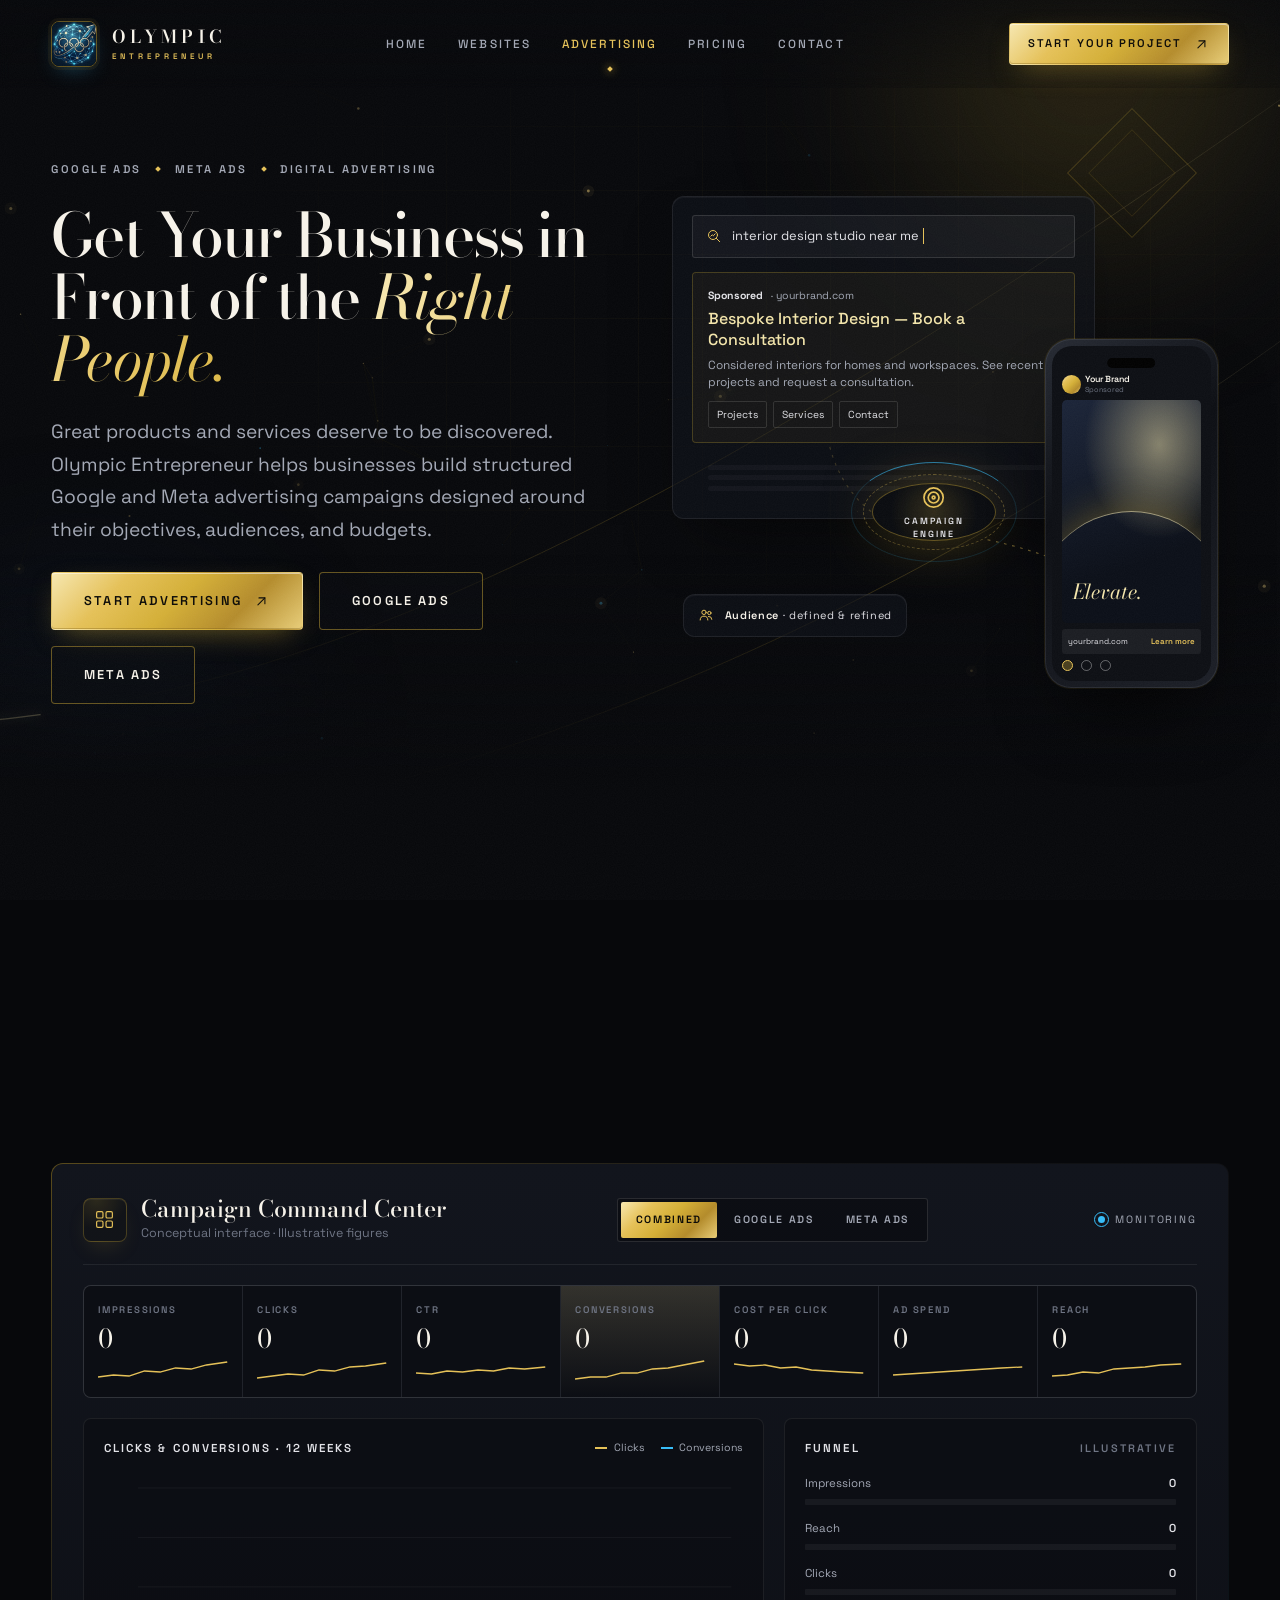
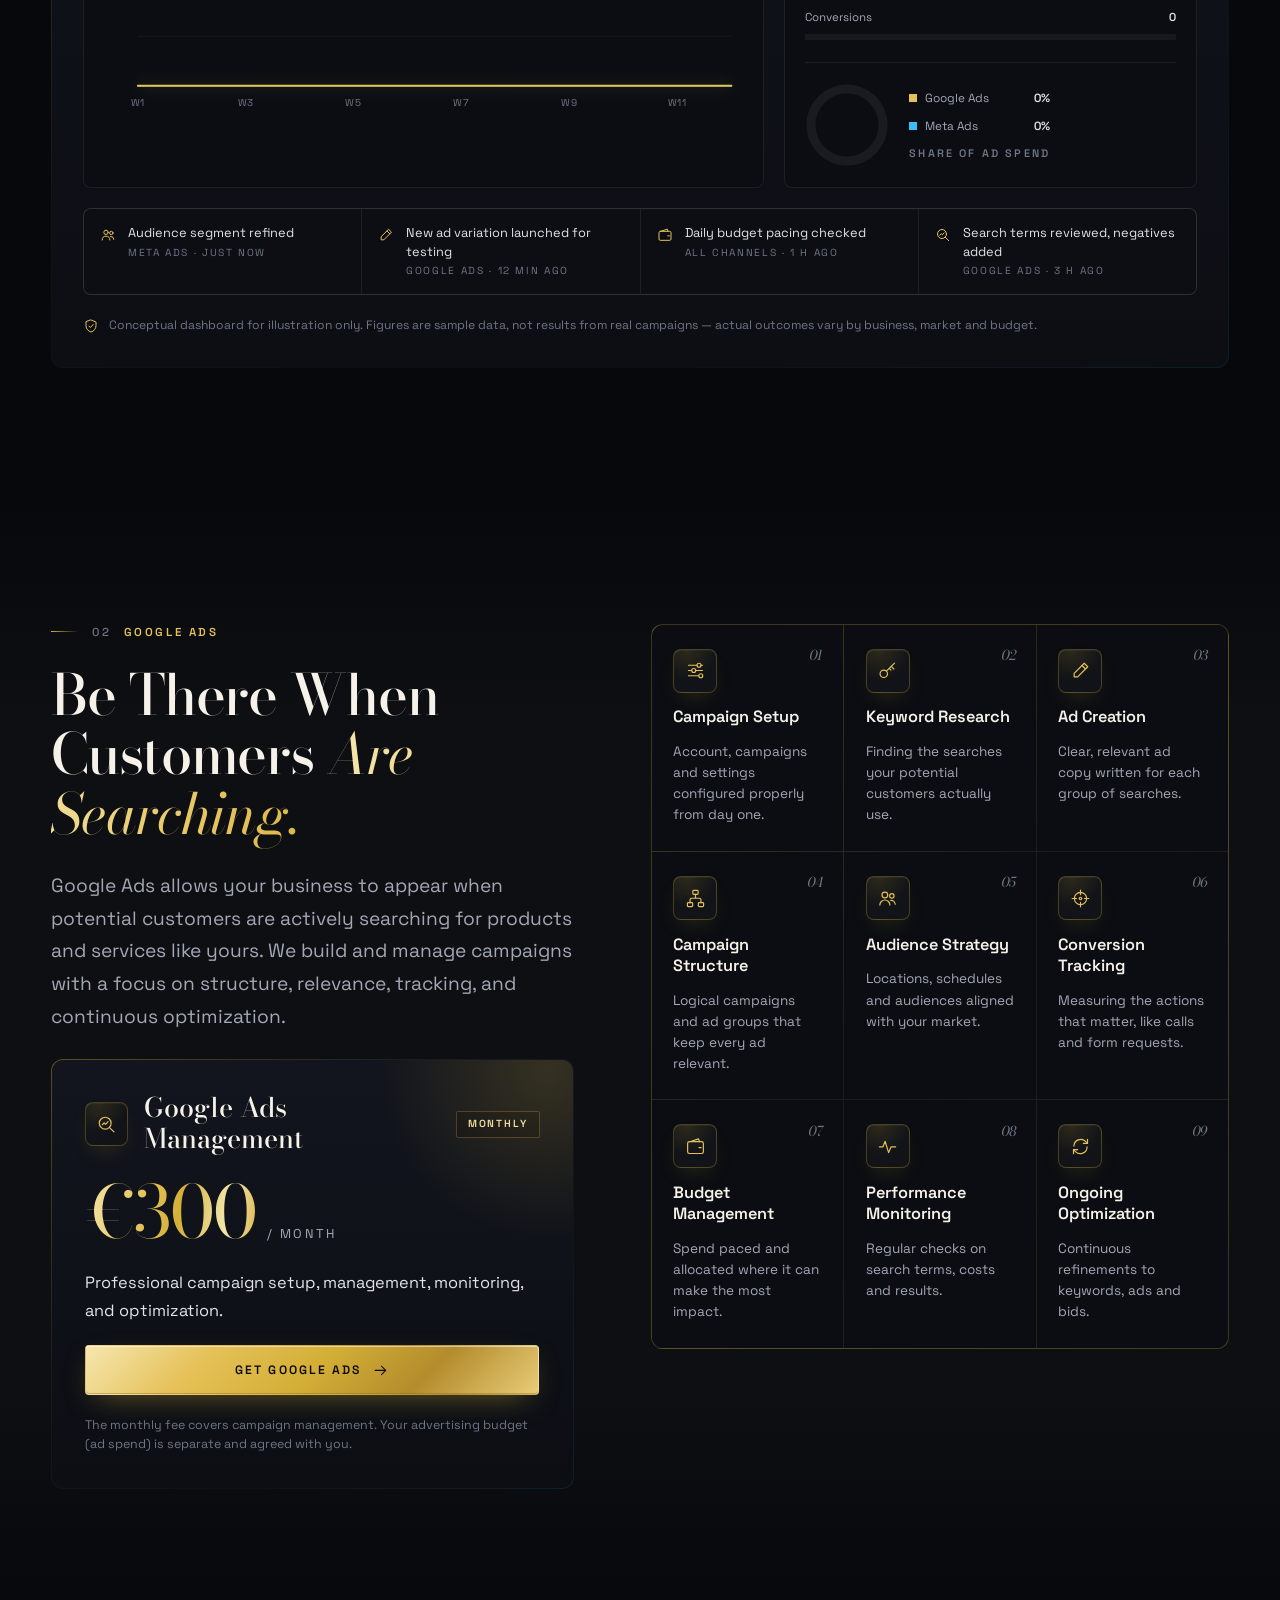
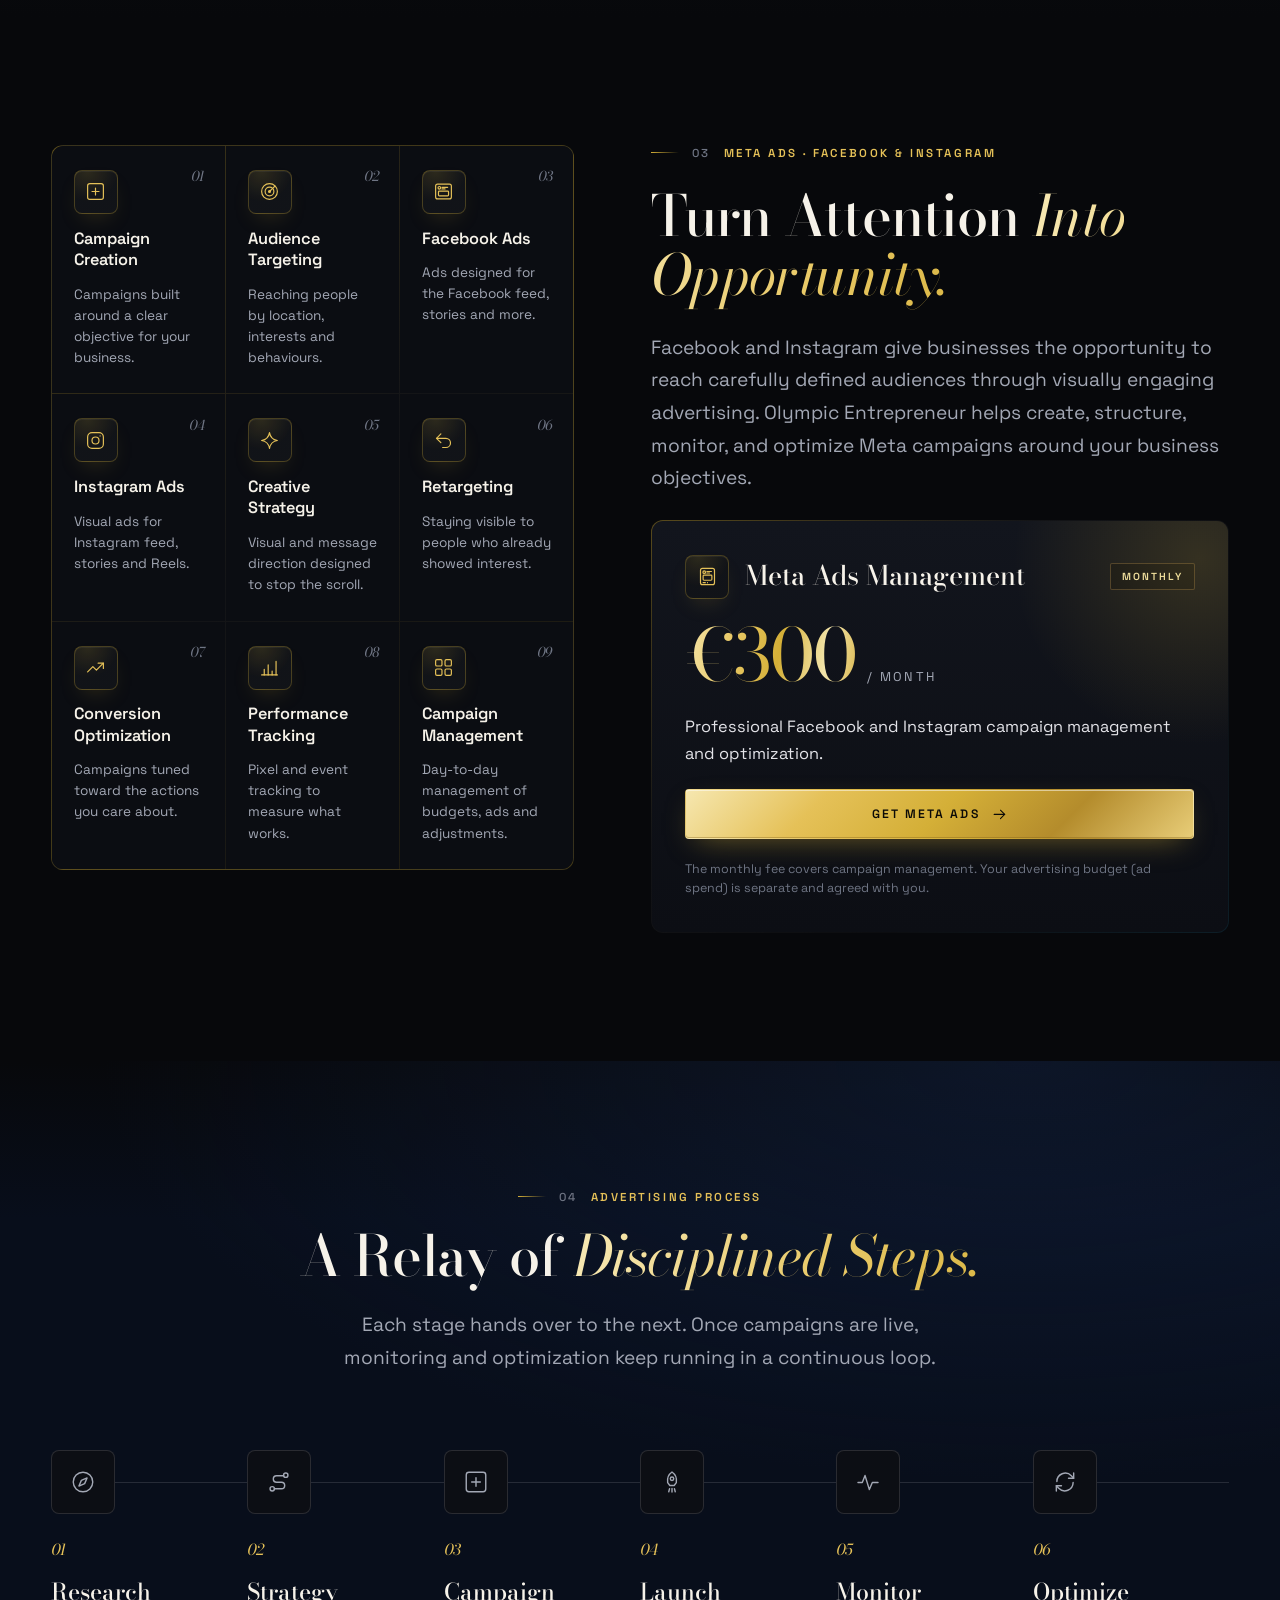
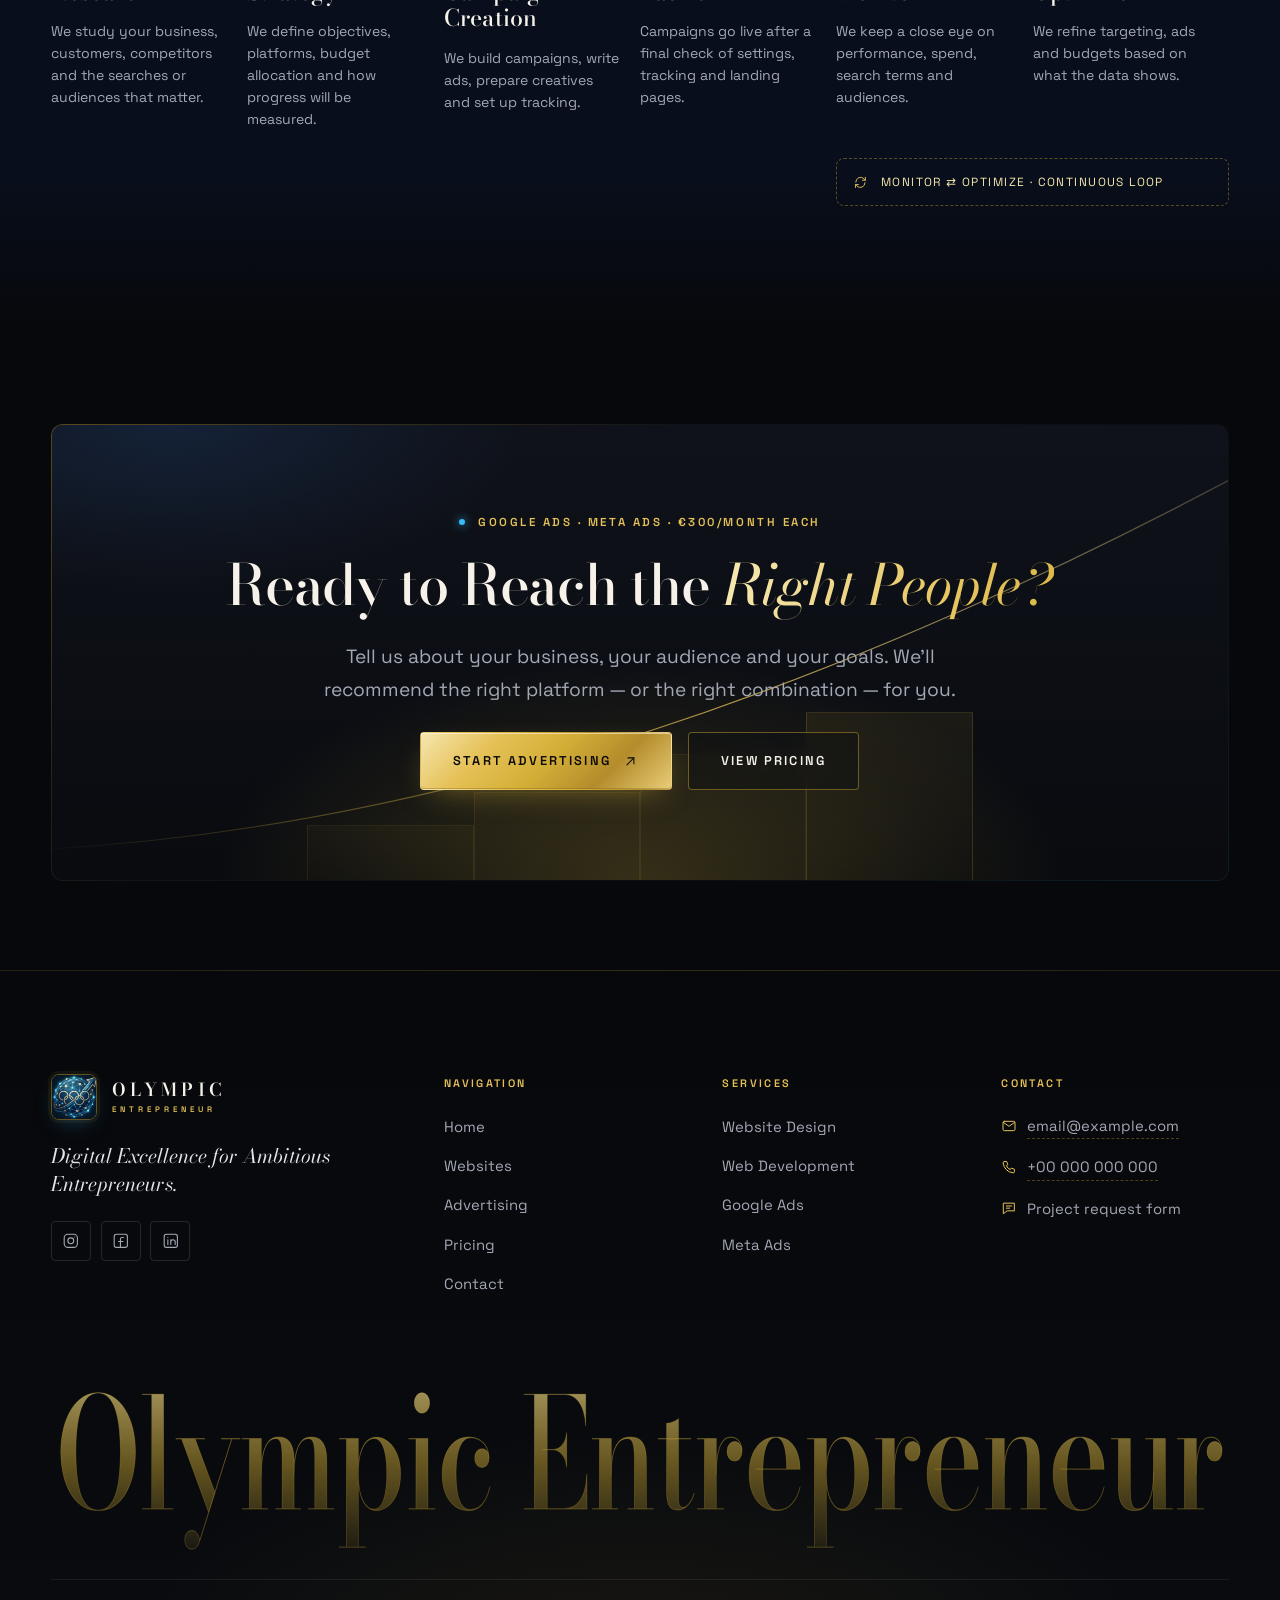
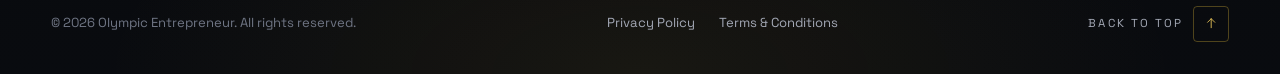
<file: advertising.html>
<!DOCTYPE html>
<html lang="en">
<head>
  <meta charset="utf-8">
  <meta name="viewport" content="width=device-width, initial-scale=1">
  <title>Google Ads &amp; Meta Ads Management — Digital Advertising | Olympic Entrepreneur</title>
  <meta name="description" content="Google Ads and Meta Ads (Facebook &amp; Instagram Ads) management for businesses. Structured campaigns, conversion tracking and continuous optimization — €300/month per platform.">
  <meta name="theme-color" content="#07080b">
  <meta property="og:type" content="website">
  <meta property="og:site_name" content="Olympic Entrepreneur">
  <meta property="og:title" content="Google Ads &amp; Meta Ads Management — Olympic Entrepreneur">
  <meta property="og:description" content="Get your business in front of the right people with structured Google and Meta advertising campaigns.">
  <meta property="og:image" content="assets/img/logo.jpg">
  <link rel="icon" type="image/png" href="assets/img/favicon.png">
  <link rel="apple-touch-icon" href="assets/img/apple-touch-icon.png">
  <link rel="preconnect" href="https://fonts.googleapis.com">
  <link rel="preconnect" href="https://fonts.gstatic.com" crossorigin>
  <link href="https://fonts.googleapis.com/css2?family=Bodoni+Moda:ital,opsz,wght@0,6..96,400..700;1,6..96,400..700&family=Space+Grotesk:wght@300..700&display=swap" rel="stylesheet">
  <link rel="stylesheet" href="assets/css/styles.css">
  <script>document.documentElement.classList.add('js');setTimeout(function(){if(!window.OE_READY)document.documentElement.classList.remove('js');},2500);</script>
</head>
<body>
<script src="assets/js/icons.js"></script>
<a class="skip-link" href="#main">Skip to content</a>

<!-- ============================ NAVIGATION ============================ -->
<header class="nav" data-nav>
  <div class="container nav__inner">
    <a class="brand" href="index.html" aria-label="Olympic Entrepreneur — Home">
      <span class="brand__mark"><img src="assets/img/logo.jpg" alt="" width="46" height="46"></span>
      <span class="brand__type"><span class="brand__top">Olympic</span><span class="brand__bottom">Entrepreneur</span></span>
    </a>
    <nav class="nav__links" aria-label="Primary">
      <a class="nav__link" href="index.html">Home</a>
      <a class="nav__link" href="websites.html">Websites</a>
      <a class="nav__link" href="advertising.html" aria-current="page">Advertising</a>
      <a class="nav__link" href="pricing.html">Pricing</a>
      <a class="nav__link" href="contact.html">Contact</a>
    </nav>
    <div class="nav__actions">
      <a class="btn btn--gold btn--sm" href="contact.html">Start Your Project <svg class="icon"><use href="#i-arrow-ur"/></svg></a>
      <button class="burger" type="button" aria-label="Open menu" aria-expanded="false" aria-controls="menu" data-burger><span></span><span></span><span></span></button>
    </div>
  </div>
  <span class="nav__progress" data-progress></span>
</header>

<div class="menu" id="menu" data-menu>
  <nav aria-label="Mobile">
    <ul class="menu__list">
      <li><a class="menu__link" style="--i:0" href="index.html"><small>01</small>Home</a></li>
      <li><a class="menu__link" style="--i:1" href="websites.html"><small>02</small>Websites</a></li>
      <li><a class="menu__link" style="--i:2" href="advertising.html" aria-current="page"><small>03</small>Advertising</a></li>
      <li><a class="menu__link" style="--i:3" href="pricing.html"><small>04</small>Pricing</a></li>
      <li><a class="menu__link" style="--i:4" href="contact.html"><small>05</small>Contact</a></li>
    </ul>
  </nav>
  <div class="menu__foot">
    <a class="btn btn--gold btn--lg btn--block" href="contact.html">Start Your Project <svg class="icon"><use href="#i-arrow-ur"/></svg></a>
    <p class="menu__meta"><span>Digital Excellence for Ambitious Entrepreneurs.</span></p>
  </div>
</div>

<main id="main">

  <!-- ============================ HERO ============================ -->
  <section class="phero" aria-labelledby="page-title">
    <div class="fx" aria-hidden="true">
      <div class="fx-grid"></div>
      <div class="fx-light fx-light--a"></div>
      <div class="fx-light fx-light--b"></div>
      <svg class="fx-arcs" viewBox="0 0 1440 900" preserveAspectRatio="xMidYMid slice">
        <defs>
          <linearGradient id="arcGrad" x1="0" y1="1" x2="1" y2="0">
            <stop offset="0" stop-color="#d4af37" stop-opacity="0"/>
            <stop offset=".55" stop-color="#d4af37" stop-opacity=".5"/>
            <stop offset="1" stop-color="#f3e5ab" stop-opacity=".08"/>
          </linearGradient>
        </defs>
        <path class="arc" d="M-80 820C360 800 820 560 1520 60"/>
        <path class="arc" d="M60 960C560 900 1040 690 1520 330"/>
        <path class="comet" pathLength="1" d="M-80 820C360 800 820 560 1520 60"/>
        <path class="comet comet--2" pathLength="1" d="M60 960C560 900 1040 690 1520 330"/>
      </svg>
      <canvas class="fx-particles" data-particles></canvas>
      <div class="fx-shape fx-shape--diamond" style="right:8%;top:16%"></div>
      <div class="fx-vignette"></div>
    </div>

    <div class="container phero__grid">
      <div class="phero__copy">
        <p class="phero__crumbs fade-up" style="--d:.1s">Google Ads <i></i> Meta Ads <i></i> Digital Advertising</p>
        <h1 class="h1" id="page-title">
          <span class="ln fade-up" style="--d:.2s">Get Your Business in</span>
          <span class="ln fade-up" style="--d:.32s">Front of the <em>Right People.</em></span>
        </h1>
        <p class="lead fade-up" style="--d:.5s">Great products and services deserve to be discovered. Olympic Entrepreneur helps businesses build structured Google and Meta advertising campaigns designed around their objectives, audiences, and budgets.</p>
        <div class="btn-row fade-up" style="--d:.65s">
          <a class="btn btn--gold btn--lg" href="contact.html">Start Advertising <svg class="icon"><use href="#i-arrow-ur"/></svg></a>
          <a class="btn btn--ghost btn--lg" href="#google">Google Ads</a>
          <a class="btn btn--ghost btn--lg" href="#meta">Meta Ads</a>
        </div>
      </div>

      <!-- Search intent + social discovery, connected through one campaign engine -->
      <div class="adhero fade-up" style="--d:.4s" data-parallax aria-hidden="true">
        <svg class="adhero__links" viewBox="0 0 600 552" preserveAspectRatio="none">
          <path d="M170 292C180 330 205 360 232 372"/>
          <path d="M340 392C368 398 388 404 410 412"/>
        </svg>
        <div class="layer adhero__search"><div class="px" data-depth="12"><div class="float">
          <div class="glass serp">
            <div class="serp__bar"><svg class="icon"><use href="#i-search-ads"/></svg><span>interior design studio near me</span><span class="serp__caret"></span></div>
            <div class="serp__res">
              <div class="serp__spon"><b>Sponsored</b> · yourbrand.com</div>
              <div class="serp__h">Bespoke Interior Design — Book a Consultation</div>
              <div class="serp__d">Considered interiors for homes and workspaces. See recent projects and request a consultation.</div>
              <div class="serp__links"><span>Projects</span><span>Services</span><span>Contact</span></div>
            </div>
            <div class="serp__res serp__res--muted"><div class="lines"><i></i><i></i><i></i></div></div>
          </div>
        </div></div></div>
        <div class="layer adhero__engine"><div class="px" data-depth="22">
          <div class="engine"><div class="engine__in"><svg class="icon"><use href="#i-target"/></svg><span>Campaign<br>engine</span></div></div>
        </div></div>
        <div class="layer adhero__social"><div class="px" data-depth="32"><div class="float">
          <div class="phone"><div class="phone__screen">
            <div class="post">
              <div class="post__head"><span class="post__avatar"></span><span class="post__who"><b>Your Brand</b><span>Sponsored</span></span></div>
              <div class="post__img"></div>
              <div class="post__cta"><span>yourbrand.com</span><span>Learn more</span></div>
              <div class="post__react"><i></i><i></i><i></i></div>
            </div>
          </div></div>
        </div></div></div>
        <div class="layer adhero__chip"><div class="px" data-depth="40"><div class="float">
          <div class="glass fchip"><svg class="icon"><use href="#i-users"/></svg><span><b>Audience</b> · defined &amp; refined</span></div>
        </div></div></div>
      </div>
    </div>
  </section>

  <!-- ============================ DASHBOARD ============================ -->
  <section class="section" aria-labelledby="dash-title">
    <div class="container">
      <header class="shead shead--split">
        <p class="eyebrow" data-reveal><span class="eyebrow__num">01</span>Campaign Management</p>
        <h2 class="h2" id="dash-title" data-reveal style="--d:.08s">Every Campaign, <em>Under Watch.</em></h2>
        <p class="lead" data-reveal style="--d:.16s">A conceptual view of how we structure, monitor and optimize digital advertising. The figures below are illustrative sample data — not client results.</p>
      </header>

      <div class="dash panel" data-dash data-reveal>
        <div class="dash__top">
          <div class="dash__title">
            <span class="icon-plate icon-plate--sm"><svg class="icon"><use href="#i-grid"/></svg></span>
            <div><h3>Campaign Command Center</h3><p>Conceptual interface · Illustrative figures</p></div>
          </div>
          <div class="dash__tabs" role="group" aria-label="Choose channel">
            <button type="button" data-set="combined" aria-selected="true">Combined</button>
            <button type="button" data-set="google" aria-selected="false">Google Ads</button>
            <button type="button" data-set="meta" aria-selected="false">Meta Ads</button>
          </div>
          <span class="dash__live"><span class="pulse-dot"></span>Monitoring</span>
        </div>

        <div class="kpis">
          <div class="kpi"><span class="kpi__l">Impressions</span><span class="kpi__v" data-kpi="impressions">0</span><svg class="kpi__s" viewBox="0 0 100 22" preserveAspectRatio="none"><path d="M0 18L12 16 24 17 36 12 48 13 60 9 72 10 84 6 100 3"/></svg></div>
          <div class="kpi"><span class="kpi__l">Clicks</span><span class="kpi__v" data-kpi="clicks">0</span><svg class="kpi__s" viewBox="0 0 100 22" preserveAspectRatio="none"><path d="M0 19L12 17 24 15 36 16 48 11 60 12 72 8 84 7 100 4"/></svg></div>
          <div class="kpi"><span class="kpi__l">CTR</span><span class="kpi__v" data-kpi="ctr" data-dec="2" data-suffix="%">0</span><svg class="kpi__s" viewBox="0 0 100 22" preserveAspectRatio="none"><path d="M0 14L12 15 24 12 36 13 48 11 60 12 72 9 84 10 100 8"/></svg></div>
          <div class="kpi kpi--hl"><span class="kpi__l">Conversions</span><span class="kpi__v" data-kpi="conversions">0</span><svg class="kpi__s" viewBox="0 0 100 22" preserveAspectRatio="none"><path d="M0 20L12 18 24 18 36 14 48 14 60 10 72 9 84 6 100 2"/></svg></div>
          <div class="kpi"><span class="kpi__l">Cost per Click</span><span class="kpi__v" data-kpi="cpc" data-dec="2" data-prefix="€">0</span><svg class="kpi__s" viewBox="0 0 100 22" preserveAspectRatio="none"><path d="M0 5L12 7 24 6 36 9 48 8 60 11 72 12 84 13 100 14"/></svg></div>
          <div class="kpi"><span class="kpi__l">Ad Spend</span><span class="kpi__v" data-kpi="spend" data-prefix="€">0</span><svg class="kpi__s" viewBox="0 0 100 22" preserveAspectRatio="none"><path d="M0 16L12 15 24 14 36 13 48 12 60 11 72 10 84 9 100 8"/></svg></div>
          <div class="kpi"><span class="kpi__l">Reach</span><span class="kpi__v" data-kpi="reach">0</span><svg class="kpi__s" viewBox="0 0 100 22" preserveAspectRatio="none"><path d="M0 17L12 16 24 13 36 14 48 10 60 9 72 8 84 6 100 5"/></svg></div>
        </div>

        <div class="dash__body">
          <div class="dash__box">
            <div class="dash__box-h"><h4>Clicks &amp; conversions · 12 weeks</h4><div class="legend"><span><i></i>Clicks</span><span><i class="c"></i>Conversions</span></div></div>
            <div class="chart-wrap">
              <svg class="chart" data-chart viewBox="0 0 640 240">
                <defs><linearGradient id="dashArea" x1="0" y1="0" x2="0" y2="1"><stop offset="0" stop-color="#d4af37" stop-opacity=".28"/><stop offset="1" stop-color="#d4af37" stop-opacity="0"/></linearGradient></defs>
                <g class="grid"></g><g class="axis"></g>
                <path class="a1"/><path class="l2"/><path class="l1"/>
                <line class="cursor" x1="0" x2="0" y1="14" y2="212"/>
                <circle class="dot dot1" r="4" cx="-10" cy="-10"/><circle class="dot dot2" r="3.5" cx="-10" cy="-10" style="fill:#38bdf8"/>
              </svg>
              <div class="chart-tip" data-tip></div>
            </div>
          </div>
          <div class="dash__box">
            <div class="dash__box-h"><h4>Funnel</h4><span class="label">Illustrative</span></div>
            <div class="funnel">
              <div class="funnel__row"><div><span>Impressions</span><b data-funnel="impressions">0</b></div><span class="funnel__bar"><i></i></span></div>
              <div class="funnel__row"><div><span>Reach</span><b data-funnel="reach">0</b></div><span class="funnel__bar"><i></i></span></div>
              <div class="funnel__row"><div><span>Clicks</span><b data-funnel="clicks">0</b></div><span class="funnel__bar"><i></i></span></div>
              <div class="funnel__row"><div><span>Conversions</span><b data-funnel="conversions">0</b></div><span class="funnel__bar"><i></i></span></div>
            </div>
            <div class="split">
              <svg class="donut" viewBox="0 0 84 84" aria-hidden="true"><circle class="d-bg" cx="42" cy="42" r="36"/><circle class="d-g" cx="42" cy="42" r="36" stroke-dasharray="0 400"/><circle class="d-m" cx="42" cy="42" r="36" stroke-dasharray="0 400"/></svg>
              <div class="split__legend">
                <span><i></i>Google Ads<b data-split="g">0%</b></span>
                <span><i class="c"></i>Meta Ads<b data-split="m">0%</b></span>
                <span class="label">Share of ad spend</span>
              </div>
            </div>
          </div>
        </div>

        <div class="log" data-log></div>
        <p class="dash__disclaimer"><svg class="icon"><use href="#i-shield"/></svg>Conceptual dashboard for illustration only. Figures are sample data, not results from real campaigns — actual outcomes vary by business, market and budget.</p>
      </div>
    </div>
  </section>

  <!-- ============================ GOOGLE ADS ============================ -->
  <section class="section zone-charcoal" id="google" aria-labelledby="google-title">
    <div class="container channel">
      <div class="channel__copy">
        <p class="eyebrow" data-reveal><span class="eyebrow__num">02</span>Google Ads</p>
        <h2 class="h2" id="google-title" data-reveal style="--d:.08s">Be There When Customers <em>Are Searching.</em></h2>
        <p class="lead" data-reveal style="--d:.16s">Google Ads allows your business to appear when potential customers are actively searching for products and services like yours. We build and manage campaigns with a focus on structure, relevance, tracking, and continuous optimization.</p>
        <article class="plan panel" data-reveal style="--d:.24s">
          <span class="plan__glow" aria-hidden="true"></span>
          <div class="plan__top"><div class="plan__name"><span class="icon-plate icon-plate--sm"><svg class="icon"><use href="#i-search-ads"/></svg></span><h3>Google Ads Management</h3></div><span class="chip">Monthly</span></div>
          <p class="plan__price"><span class="amt">€300</span><span class="per">/ month</span></p>
          <p class="plan__desc">Professional campaign setup, management, monitoring, and optimization.</p>
          <a class="btn btn--gold btn--block" href="contact.html?service=google">Get Google Ads <svg class="icon"><use href="#i-arrow-r"/></svg></a>
          <p class="plan__fine">The monthly fee covers campaign management. Your advertising budget (ad spend) is separate and agreed with you.</p>
        </article>
      </div>

      <div class="svc-grid" data-reveal="scale">
        <article class="svc-item"><span class="svc-item__n">01</span><span class="icon-plate icon-plate--sm"><svg class="icon"><use href="#i-sliders"/></svg></span><h3>Campaign Setup</h3><p>Account, campaigns and settings configured properly from day one.</p></article>
        <article class="svc-item"><span class="svc-item__n">02</span><span class="icon-plate icon-plate--sm"><svg class="icon"><use href="#i-key"/></svg></span><h3>Keyword Research</h3><p>Finding the searches your potential customers actually use.</p></article>
        <article class="svc-item"><span class="svc-item__n">03</span><span class="icon-plate icon-plate--sm"><svg class="icon"><use href="#i-edit"/></svg></span><h3>Ad Creation</h3><p>Clear, relevant ad copy written for each group of searches.</p></article>
        <article class="svc-item"><span class="svc-item__n">04</span><span class="icon-plate icon-plate--sm"><svg class="icon"><use href="#i-tree"/></svg></span><h3>Campaign Structure</h3><p>Logical campaigns and ad groups that keep every ad relevant.</p></article>
        <article class="svc-item"><span class="svc-item__n">05</span><span class="icon-plate icon-plate--sm"><svg class="icon"><use href="#i-users"/></svg></span><h3>Audience Strategy</h3><p>Locations, schedules and audiences aligned with your market.</p></article>
        <article class="svc-item"><span class="svc-item__n">06</span><span class="icon-plate icon-plate--sm"><svg class="icon"><use href="#i-crosshair"/></svg></span><h3>Conversion Tracking</h3><p>Measuring the actions that matter, like calls and form requests.</p></article>
        <article class="svc-item"><span class="svc-item__n">07</span><span class="icon-plate icon-plate--sm"><svg class="icon"><use href="#i-wallet"/></svg></span><h3>Budget Management</h3><p>Spend paced and allocated where it can make the most impact.</p></article>
        <article class="svc-item"><span class="svc-item__n">08</span><span class="icon-plate icon-plate--sm"><svg class="icon"><use href="#i-pulse"/></svg></span><h3>Performance Monitoring</h3><p>Regular checks on search terms, costs and results.</p></article>
        <article class="svc-item"><span class="svc-item__n">09</span><span class="icon-plate icon-plate--sm"><svg class="icon"><use href="#i-loop"/></svg></span><h3>Ongoing Optimization</h3><p>Continuous refinements to keywords, ads and bids.</p></article>
      </div>
    </div>
  </section>

  <!-- ============================ META ADS ============================ -->
  <section class="section" id="meta" aria-labelledby="meta-title">
    <div class="container channel channel--rev">
      <div class="channel__copy">
        <p class="eyebrow" data-reveal><span class="eyebrow__num">03</span>Meta Ads · Facebook &amp; Instagram</p>
        <h2 class="h2" id="meta-title" data-reveal style="--d:.08s">Turn Attention <em>Into Opportunity.</em></h2>
        <p class="lead" data-reveal style="--d:.16s">Facebook and Instagram give businesses the opportunity to reach carefully defined audiences through visually engaging advertising. Olympic Entrepreneur helps create, structure, monitor, and optimize Meta campaigns around your business objectives.</p>
        <article class="plan panel" data-reveal style="--d:.24s">
          <span class="plan__glow" aria-hidden="true"></span>
          <div class="plan__top"><div class="plan__name"><span class="icon-plate icon-plate--sm"><svg class="icon"><use href="#i-social"/></svg></span><h3>Meta Ads Management</h3></div><span class="chip">Monthly</span></div>
          <p class="plan__price"><span class="amt">€300</span><span class="per">/ month</span></p>
          <p class="plan__desc">Professional Facebook and Instagram campaign management and optimization.</p>
          <a class="btn btn--gold btn--block" href="contact.html?service=meta">Get Meta Ads <svg class="icon"><use href="#i-arrow-r"/></svg></a>
          <p class="plan__fine">The monthly fee covers campaign management. Your advertising budget (ad spend) is separate and agreed with you.</p>
        </article>
      </div>

      <div class="svc-grid" data-reveal="scale">
        <article class="svc-item"><span class="svc-item__n">01</span><span class="icon-plate icon-plate--sm"><svg class="icon"><use href="#i-plus-square"/></svg></span><h3>Campaign Creation</h3><p>Campaigns built around a clear objective for your business.</p></article>
        <article class="svc-item"><span class="svc-item__n">02</span><span class="icon-plate icon-plate--sm"><svg class="icon"><use href="#i-radar"/></svg></span><h3>Audience Targeting</h3><p>Reaching people by location, interests and behaviours.</p></article>
        <article class="svc-item"><span class="svc-item__n">03</span><span class="icon-plate icon-plate--sm"><svg class="icon"><use href="#i-feed"/></svg></span><h3>Facebook Ads</h3><p>Ads designed for the Facebook feed, stories and more.</p></article>
        <article class="svc-item"><span class="svc-item__n">04</span><span class="icon-plate icon-plate--sm"><svg class="icon"><use href="#i-camera"/></svg></span><h3>Instagram Ads</h3><p>Visual ads for Instagram feed, stories and Reels.</p></article>
        <article class="svc-item"><span class="svc-item__n">05</span><span class="icon-plate icon-plate--sm"><svg class="icon"><use href="#i-spark"/></svg></span><h3>Creative Strategy</h3><p>Visual and message direction designed to stop the scroll.</p></article>
        <article class="svc-item"><span class="svc-item__n">06</span><span class="icon-plate icon-plate--sm"><svg class="icon"><use href="#i-return"/></svg></span><h3>Retargeting</h3><p>Staying visible to people who already showed interest.</p></article>
        <article class="svc-item"><span class="svc-item__n">07</span><span class="icon-plate icon-plate--sm"><svg class="icon"><use href="#i-trend"/></svg></span><h3>Conversion Optimization</h3><p>Campaigns tuned toward the actions you care about.</p></article>
        <article class="svc-item"><span class="svc-item__n">08</span><span class="icon-plate icon-plate--sm"><svg class="icon"><use href="#i-chart"/></svg></span><h3>Performance Tracking</h3><p>Pixel and event tracking to measure what works.</p></article>
        <article class="svc-item"><span class="svc-item__n">09</span><span class="icon-plate icon-plate--sm"><svg class="icon"><use href="#i-grid"/></svg></span><h3>Campaign Management</h3><p>Day-to-day management of budgets, ads and adjustments.</p></article>
      </div>
    </div>
  </section>

  <!-- ============================ PROCESS (RELAY) ============================ -->
  <section class="section zone-navy" id="process" aria-labelledby="adproc-title">
    <div class="container">
      <header class="shead shead--center">
        <p class="eyebrow" data-reveal><span class="eyebrow__num">04</span>Advertising Process</p>
        <h2 class="h2" id="adproc-title" data-reveal style="--d:.08s">A Relay of <em>Disciplined Steps.</em></h2>
        <p class="lead" data-reveal style="--d:.16s">Each stage hands over to the next. Once campaigns are live, monitoring and optimization keep running in a continuous loop.</p>
      </header>

      <div class="relay" data-relay data-reveal>
        <div class="relay__stage"><span class="relay__node"><svg class="icon"><use href="#i-compass"/></svg></span><span class="relay__link" aria-hidden="true"></span><span class="relay__n">01</span><h3>Research</h3><p>We study your business, customers, competitors and the searches or audiences that matter.</p></div>
        <div class="relay__stage"><span class="relay__node"><svg class="icon"><use href="#i-route"/></svg></span><span class="relay__link" aria-hidden="true"></span><span class="relay__n">02</span><h3>Strategy</h3><p>We define objectives, platforms, budget allocation and how progress will be measured.</p></div>
        <div class="relay__stage"><span class="relay__node"><svg class="icon"><use href="#i-plus-square"/></svg></span><span class="relay__link" aria-hidden="true"></span><span class="relay__n">03</span><h3>Campaign Creation</h3><p>We build campaigns, write ads, prepare creatives and set up tracking.</p></div>
        <div class="relay__stage"><span class="relay__node"><svg class="icon"><use href="#i-launch"/></svg></span><span class="relay__link" aria-hidden="true"></span><span class="relay__n">04</span><h3>Launch</h3><p>Campaigns go live after a final check of settings, tracking and landing pages.</p></div>
        <div class="relay__stage"><span class="relay__node"><svg class="icon"><use href="#i-pulse"/></svg></span><span class="relay__link" aria-hidden="true"></span><span class="relay__n">05</span><h3>Monitor</h3><p>We keep a close eye on performance, spend, search terms and audiences.</p></div>
        <div class="relay__stage"><span class="relay__node"><svg class="icon"><use href="#i-loop"/></svg></span><span class="relay__link" aria-hidden="true"></span><span class="relay__n">06</span><h3>Optimize</h3><p>We refine targeting, ads and budgets based on what the data shows.</p></div>
        <div class="relay__loop"><svg class="icon"><use href="#i-loop"/></svg>Monitor ⇄ Optimize · continuous loop</div>
      </div>
    </div>
  </section>

  <!-- ============================ CTA ============================ -->
  <section class="section section--tight" aria-labelledby="cta-title">
    <div class="container">
      <div class="cta panel" data-reveal="scale">
        <div class="cta__bg"></div>
        <div class="cta__steps" aria-hidden="true"><i></i><i></i><i></i><i></i></div>
        <svg class="cta__arc" viewBox="0 0 1200 600" preserveAspectRatio="none" aria-hidden="true">
          <defs><linearGradient id="ctaArc" x1="0" x2="1"><stop offset="0" stop-color="#d4af37" stop-opacity="0"/><stop offset=".6" stop-color="#e5c158" stop-opacity=".8"/><stop offset="1" stop-color="#f3e5ab" stop-opacity=".2"/></linearGradient></defs>
          <path pathLength="1" d="M-20 560C300 540 700 420 1220 60"/>
        </svg>
        <p class="eyebrow eyebrow--plain"><span class="dot"></span>Google Ads · Meta Ads · €300/month each</p>
        <h2 class="h2" id="cta-title">Ready to Reach the <em>Right People?</em></h2>
        <p class="lead">Tell us about your business, your audience and your goals. We'll recommend the right platform — or the right combination — for you.</p>
        <div class="btn-row" style="justify-content:center">
          <a class="btn btn--gold btn--lg" href="contact.html">Start Advertising <svg class="icon"><use href="#i-arrow-ur"/></svg></a>
          <a class="btn btn--ghost btn--lg" href="pricing.html#advertising">View Pricing</a>
        </div>
      </div>
    </div>
  </section>
</main>

<!-- ============================ FOOTER ============================ -->
<footer class="footer">
  <div class="container">
    <div class="footer__grid">
      <div class="footer__brand">
        <a class="brand" href="index.html" aria-label="Olympic Entrepreneur — Home">
          <span class="brand__mark"><img src="assets/img/logo.jpg" alt="" width="46" height="46" loading="lazy"></span>
          <span class="brand__type"><span class="brand__top">Olympic</span><span class="brand__bottom">Entrepreneur</span></span>
        </a>
        <p class="footer__tag">Digital Excellence for Ambitious Entrepreneurs.</p>
        <!-- REPLACE: add the agency's real social profile URLs -->
        <div class="socials">
          <a href="#" aria-label="Instagram (link to be added)"><svg class="icon"><use href="#i-instagram"/></svg></a>
          <a href="#" aria-label="Facebook (link to be added)"><svg class="icon"><use href="#i-facebook"/></svg></a>
          <a href="#" aria-label="LinkedIn (link to be added)"><svg class="icon"><use href="#i-linkedin"/></svg></a>
        </div>
      </div>
      <nav aria-label="Footer">
        <h4>Navigation</h4>
        <ul class="footer__list">
          <li><a href="index.html">Home</a></li>
          <li><a href="websites.html">Websites</a></li>
          <li><a href="advertising.html">Advertising</a></li>
          <li><a href="pricing.html">Pricing</a></li>
          <li><a href="contact.html">Contact</a></li>
        </ul>
      </nav>
      <div>
        <h4>Services</h4>
        <ul class="footer__list">
          <li><a href="websites.html">Website Design</a></li>
          <li><a href="websites.html#services">Web Development</a></li>
          <li><a href="advertising.html#google">Google Ads</a></li>
          <li><a href="advertising.html#meta">Meta Ads</a></li>
        </ul>
      </div>
      <div>
        <h4>Contact</h4>
        <!-- REPLACE: agency email and phone number -->
        <ul class="footer__list">
          <li><span><svg class="icon"><use href="#i-mail"/></svg><span class="placeholder">email@example.com</span></span></li>
          <li><span><svg class="icon"><use href="#i-phone"/></svg><span class="placeholder">+00 000 000 000</span></span></li>
          <li><a href="contact.html"><svg class="icon"><use href="#i-message"/></svg>Project request form</a></li>
        </ul>
      </div>
    </div>

    <svg class="footer__word" viewBox="0 0 1200 170" aria-hidden="true" data-word>
      <defs>
        <linearGradient id="wordGold" x1="0" y1="0" x2="0" y2="1">
          <stop offset="0" stop-color="#f3e5ab" stop-opacity=".95"/>
          <stop offset=".55" stop-color="#d4af37" stop-opacity=".5"/>
          <stop offset="1" stop-color="#d4af37" stop-opacity="0"/>
        </linearGradient>
      </defs>
      <text class="w-stroke" x="600" y="138" text-anchor="middle" font-size="156" textLength="1190" lengthAdjust="spacingAndGlyphs">Olympic Entrepreneur</text>
      <text class="w-fill" x="600" y="138" text-anchor="middle" font-size="156" textLength="1190" lengthAdjust="spacingAndGlyphs">Olympic Entrepreneur</text>
    </svg>

    <div class="footer__bar">
      <p>© <span data-year>2026</span> Olympic Entrepreneur. All rights reserved.</p>
      <div class="footer__legal">
        <button type="button" data-legal="privacy">Privacy Policy</button>
        <button type="button" data-legal="terms">Terms &amp; Conditions</button>
      </div>
      <a class="to-top" href="#main" data-top>Back to top <span><svg class="icon"><use href="#i-arrow-up"/></svg></span></a>
    </div>
  </div>
</footer>

<dialog class="legal" id="legal-privacy" aria-labelledby="legal-privacy-title">
  <div class="legal__in">
    <div class="legal__head"><h2 id="legal-privacy-title">Privacy Policy</h2><button class="legal__close" type="button" data-close aria-label="Close"><svg class="icon"><use href="#i-close"/></svg></button></div>
    <p>The Olympic Entrepreneur Privacy Policy will be published here.</p>
    <p>It will explain what information is collected through this website and the project request form, how it is used, and how you can contact us about your data.</p>
  </div>
</dialog>
<dialog class="legal" id="legal-terms" aria-labelledby="legal-terms-title">
  <div class="legal__in">
    <div class="legal__head"><h2 id="legal-terms-title">Terms &amp; Conditions</h2><button class="legal__close" type="button" data-close aria-label="Close"><svg class="icon"><use href="#i-close"/></svg></button></div>
    <p>The Olympic Entrepreneur Terms &amp; Conditions will be published here.</p>
    <p>They will describe how website projects and advertising management services are provided, including scope, payment and timelines.</p>
  </div>
</dialog>

<script src="assets/js/main.js"></script>
</body>
</html>
</file>
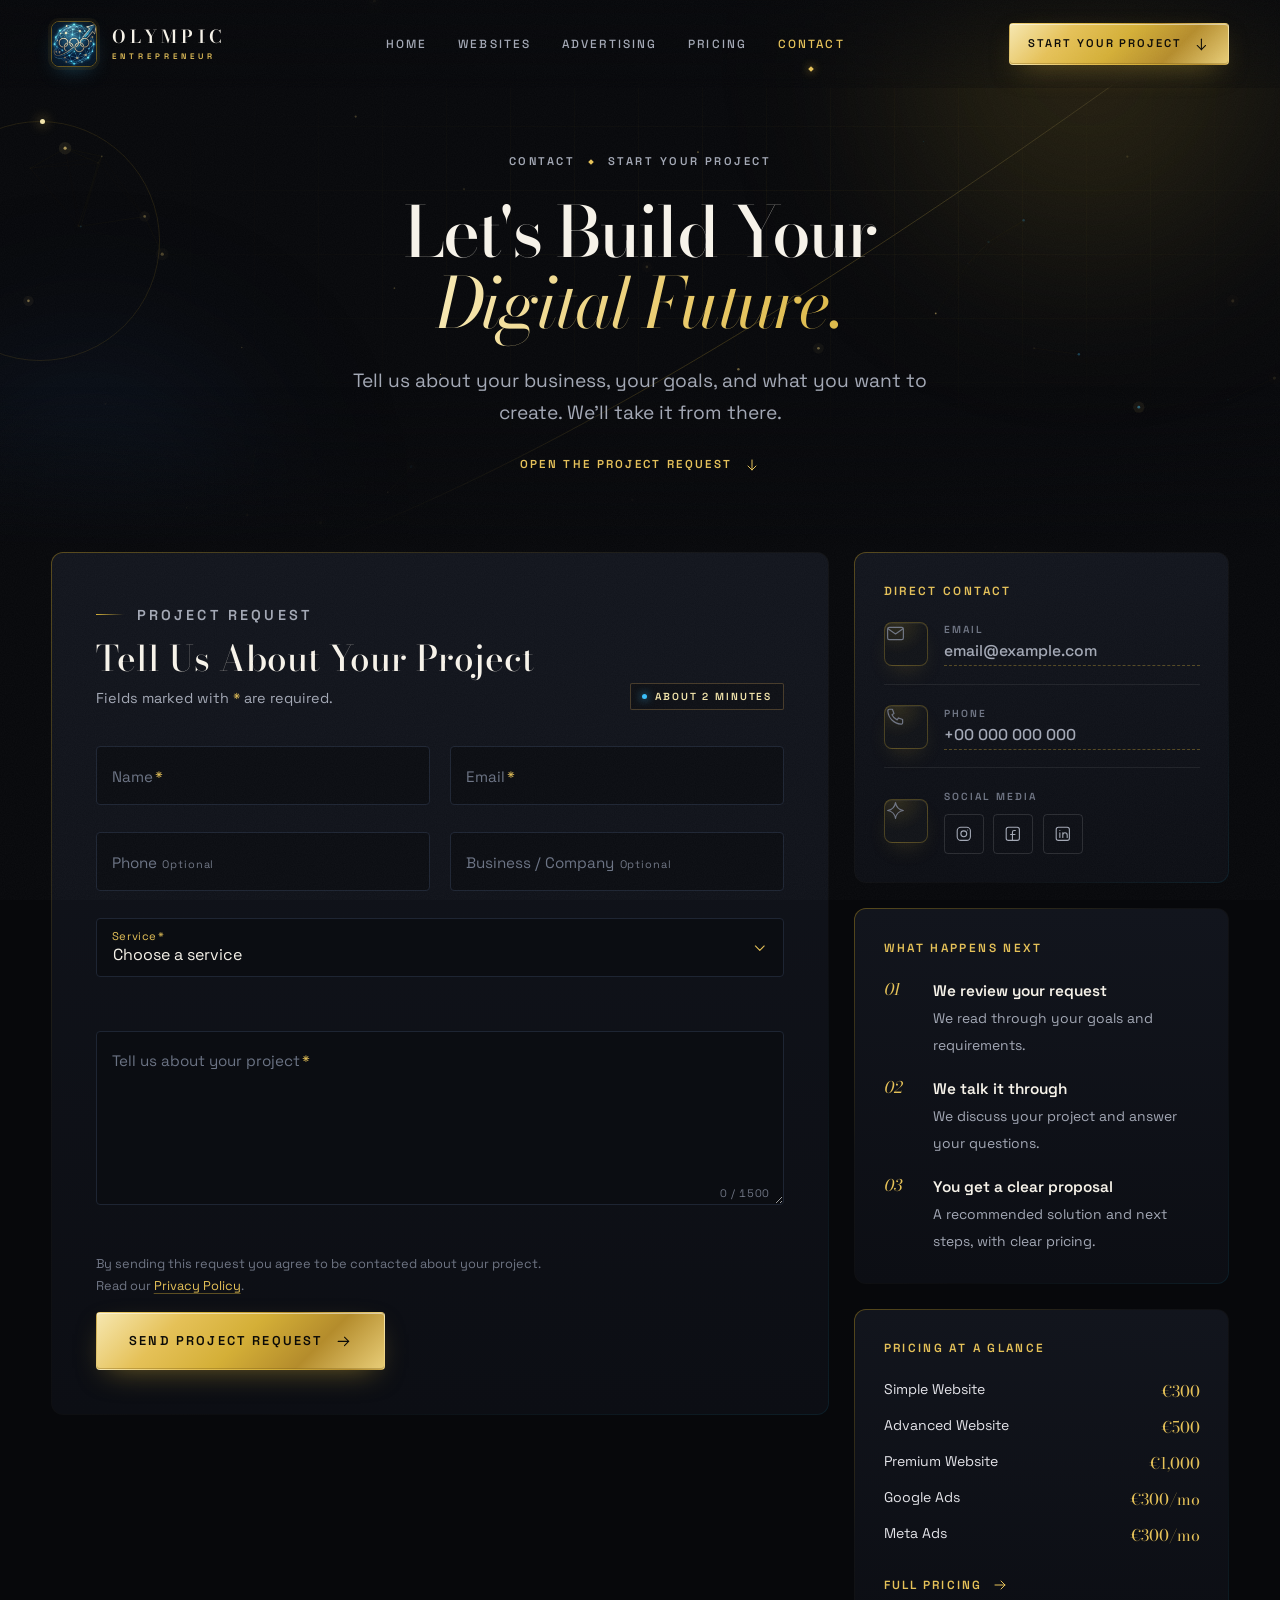
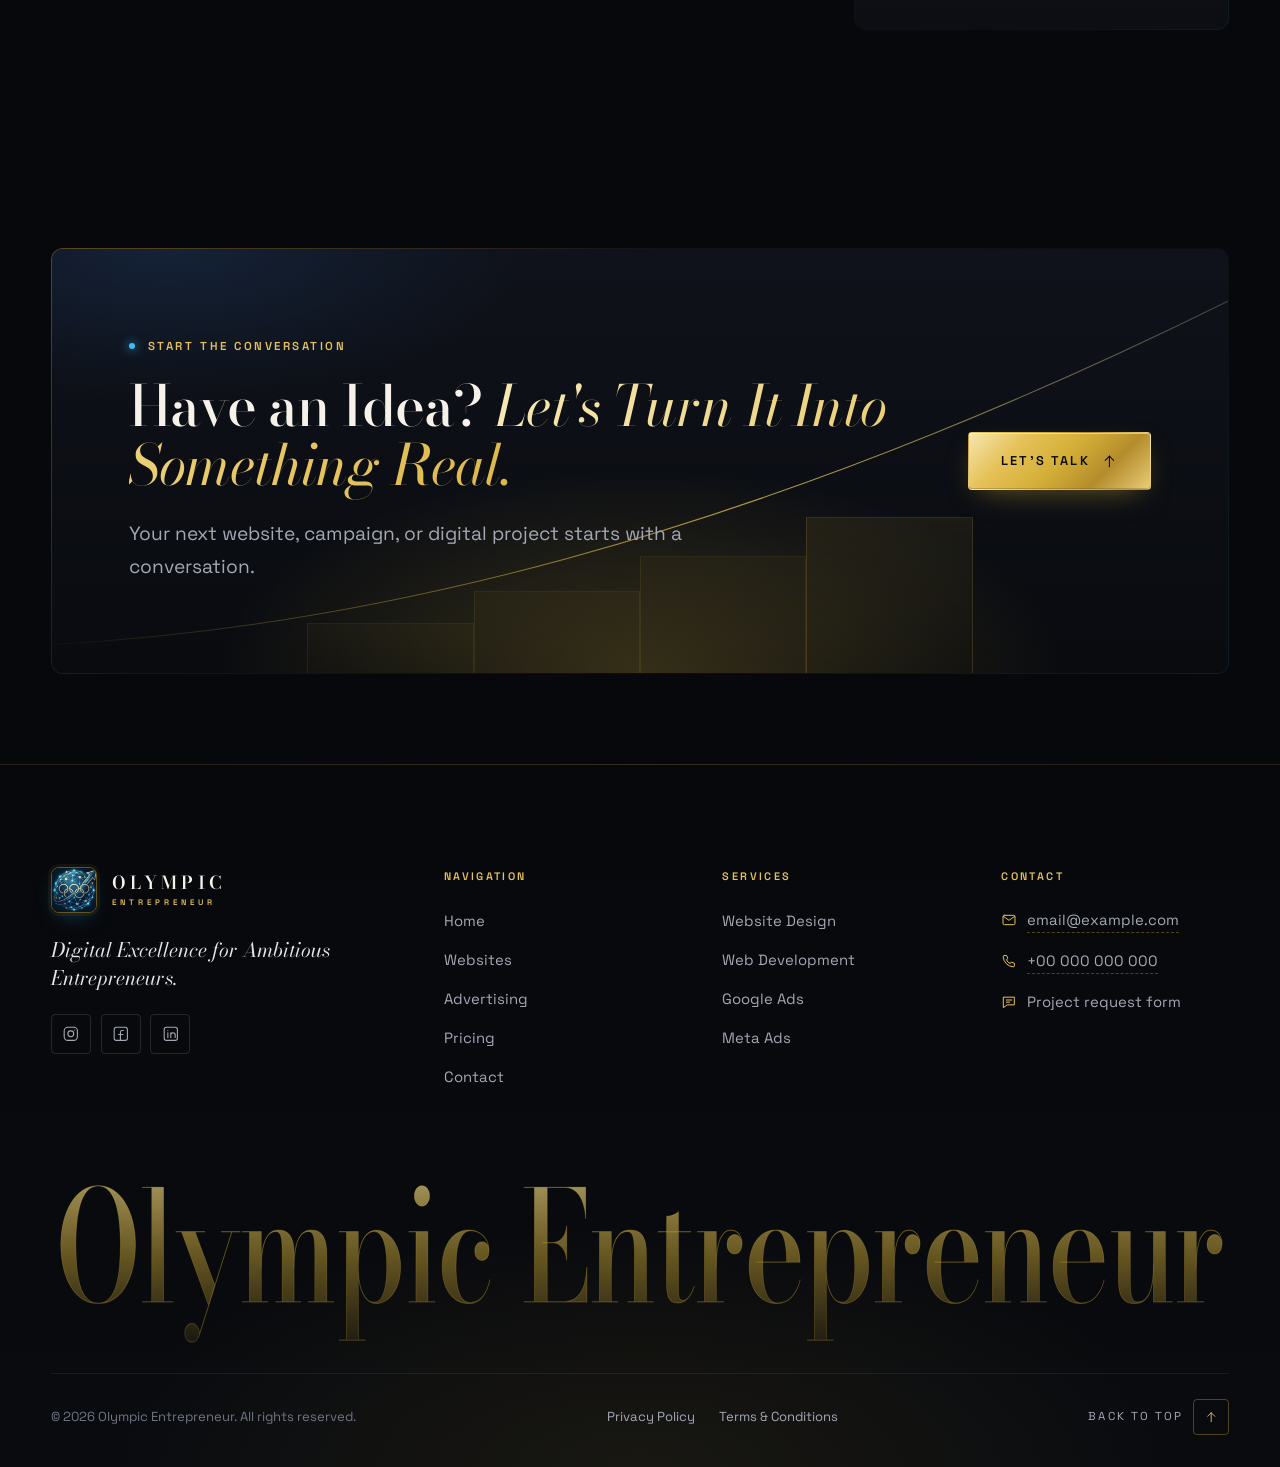
<file: contact.html>
<!DOCTYPE html>
<html lang="en">
<head>
  <meta charset="utf-8">
  <meta name="viewport" content="width=device-width, initial-scale=1">
  <title>Contact — Start Your Project | Olympic Entrepreneur</title>
  <meta name="description" content="Tell us about your business and goals. Request a professional website, Google Ads or Meta Ads management from Olympic Entrepreneur.">
  <meta name="theme-color" content="#07080b">
  <meta property="og:type" content="website">
  <meta property="og:site_name" content="Olympic Entrepreneur">
  <meta property="og:title" content="Let's Build Your Digital Future — Olympic Entrepreneur">
  <meta property="og:description" content="Start your website or advertising project with Olympic Entrepreneur.">
  <meta property="og:image" content="assets/img/logo.jpg">
  <link rel="icon" type="image/png" href="assets/img/favicon.png">
  <link rel="apple-touch-icon" href="assets/img/apple-touch-icon.png">
  <link rel="preconnect" href="https://fonts.googleapis.com">
  <link rel="preconnect" href="https://fonts.gstatic.com" crossorigin>
  <link href="https://fonts.googleapis.com/css2?family=Bodoni+Moda:ital,opsz,wght@0,6..96,400..700;1,6..96,400..700&family=Space+Grotesk:wght@300..700&display=swap" rel="stylesheet">
  <link rel="stylesheet" href="assets/css/styles.css">
  <script>document.documentElement.classList.add('js');setTimeout(function(){if(!window.OE_READY)document.documentElement.classList.remove('js');},2500);</script>
</head>
<body>
<script src="assets/js/icons.js"></script>
<a class="skip-link" href="#main">Skip to content</a>

<!-- ============================ NAVIGATION ============================ -->
<header class="nav" data-nav>
  <div class="container nav__inner">
    <a class="brand" href="index.html" aria-label="Olympic Entrepreneur — Home">
      <span class="brand__mark"><img src="assets/img/logo.jpg" alt="" width="46" height="46"></span>
      <span class="brand__type"><span class="brand__top">Olympic</span><span class="brand__bottom">Entrepreneur</span></span>
    </a>
    <nav class="nav__links" aria-label="Primary">
      <a class="nav__link" href="index.html">Home</a>
      <a class="nav__link" href="websites.html">Websites</a>
      <a class="nav__link" href="advertising.html">Advertising</a>
      <a class="nav__link" href="pricing.html">Pricing</a>
      <a class="nav__link" href="contact.html" aria-current="page">Contact</a>
    </nav>
    <div class="nav__actions">
      <a class="btn btn--gold btn--sm" href="#project-form" data-focus-form>Start Your Project <svg class="icon"><use href="#i-arrow-d"/></svg></a>
      <button class="burger" type="button" aria-label="Open menu" aria-expanded="false" aria-controls="menu" data-burger><span></span><span></span><span></span></button>
    </div>
  </div>
  <span class="nav__progress" data-progress></span>
</header>

<div class="menu" id="menu" data-menu>
  <nav aria-label="Mobile">
    <ul class="menu__list">
      <li><a class="menu__link" style="--i:0" href="index.html"><small>01</small>Home</a></li>
      <li><a class="menu__link" style="--i:1" href="websites.html"><small>02</small>Websites</a></li>
      <li><a class="menu__link" style="--i:2" href="advertising.html"><small>03</small>Advertising</a></li>
      <li><a class="menu__link" style="--i:3" href="pricing.html"><small>04</small>Pricing</a></li>
      <li><a class="menu__link" style="--i:4" href="contact.html" aria-current="page"><small>05</small>Contact</a></li>
    </ul>
  </nav>
  <div class="menu__foot">
    <a class="btn btn--gold btn--lg btn--block" href="#project-form" data-focus-form>Start Your Project <svg class="icon"><use href="#i-arrow-d"/></svg></a>
    <p class="menu__meta"><span>Digital Excellence for Ambitious Entrepreneurs.</span></p>
  </div>
</div>

<main id="main">

  <!-- ============================ HERO ============================ -->
  <section class="phero phero--center phero--compact" aria-labelledby="page-title">
    <div class="fx" aria-hidden="true">
      <div class="fx-grid"></div>
      <div class="fx-light fx-light--a"></div>
      <div class="fx-light fx-light--b"></div>
      <svg class="fx-arcs" viewBox="0 0 1440 900" preserveAspectRatio="xMidYMid slice">
        <defs>
          <linearGradient id="arcGrad" x1="0" y1="1" x2="1" y2="0">
            <stop offset="0" stop-color="#d4af37" stop-opacity="0"/>
            <stop offset=".55" stop-color="#d4af37" stop-opacity=".5"/>
            <stop offset="1" stop-color="#f3e5ab" stop-opacity=".08"/>
          </linearGradient>
        </defs>
        <path class="arc" d="M-80 860C380 820 820 560 1520 40"/>
        <path class="comet" pathLength="1" d="M-80 860C380 820 820 560 1520 40"/>
      </svg>
      <canvas class="fx-particles" data-particles></canvas>
      <div class="fx-shape fx-shape--orbit" style="left:-80px;top:22%"></div>
      <div class="fx-vignette"></div>
    </div>

    <div class="container phero__grid">
      <div class="phero__copy">
        <p class="phero__crumbs fade-up" style="--d:.1s">Contact <i></i> Start Your Project</p>
        <h1 class="h1" id="page-title">
          <span class="ln fade-up" style="--d:.2s">Let's Build Your</span>
          <span class="ln fade-up" style="--d:.32s"><em>Digital Future.</em></span>
        </h1>
        <p class="lead fade-up" style="--d:.5s">Tell us about your business, your goals, and what you want to create. We'll take it from there.</p>
        <a class="scroll-hint fade-up" style="--d:.65s" href="#project-form" data-focus-form><span>Open the project request</span><svg class="icon"><use href="#i-arrow-d"/></svg></a>
      </div>
    </div>
  </section>

  <!-- ============================ FORM ============================ -->
  <section class="section contact-section" id="project-form" aria-labelledby="form-title">
    <div class="container contact">
      <div class="form-card panel" data-reveal>
        <div class="form-card__head">
          <div>
            <p class="eyebrow">Project Request</p>
            <h2 id="form-title" style="margin-top:.9rem">Tell Us About Your Project</h2>
            <p>Fields marked with <span class="accent">*</span> are required.</p>
          </div>
          <span class="chip"><i></i>About 2 minutes</span>
        </div>

        <!--
          FORM DELIVERY: to receive submissions, set data-endpoint to your form service URL
          (for example a Formspree / Getform endpoint, or your own API). Without an endpoint
          the form validates and shows the success state, but does not send the data anywhere.
        -->
        <form class="form-grid" data-contact-form data-endpoint="" novalidate>
          <div class="field">
            <div class="field__box">
              <input id="f-name" name="name" type="text" autocomplete="name" placeholder="Your full name" required aria-describedby="e-name">
              <label for="f-name">Name<span class="req">*</span></label>
              <span class="field__ok" aria-hidden="true"><svg class="icon"><use href="#i-check"/></svg></span>
              <span class="field__line" aria-hidden="true"></span>
            </div>
            <div class="field__err" id="e-name"><span></span></div>
          </div>

          <div class="field">
            <div class="field__box">
              <input id="f-email" name="email" type="email" autocomplete="email" inputmode="email" placeholder="name@company.com" required aria-describedby="e-email">
              <label for="f-email">Email<span class="req">*</span></label>
              <span class="field__ok" aria-hidden="true"><svg class="icon"><use href="#i-check"/></svg></span>
              <span class="field__line" aria-hidden="true"></span>
            </div>
            <div class="field__err" id="e-email"><span></span></div>
          </div>

          <div class="field">
            <div class="field__box">
              <input id="f-phone" name="phone" type="tel" autocomplete="tel" inputmode="tel" placeholder="Including country code" aria-describedby="e-phone">
              <label for="f-phone">Phone<span class="opt-l">Optional</span></label>
              <span class="field__ok" aria-hidden="true"><svg class="icon"><use href="#i-check"/></svg></span>
              <span class="field__line" aria-hidden="true"></span>
            </div>
            <div class="field__err" id="e-phone"><span></span></div>
          </div>

          <div class="field">
            <div class="field__box">
              <input id="f-company" name="company" type="text" autocomplete="organization" placeholder="Your business name">
              <label for="f-company">Business / Company<span class="opt-l">Optional</span></label>
              <span class="field__ok" aria-hidden="true"><svg class="icon"><use href="#i-check"/></svg></span>
              <span class="field__line" aria-hidden="true"></span>
            </div>
            <div class="field__err"><span></span></div>
          </div>

          <div class="field field--full field--select">
            <div class="field__box">
              <select id="f-service" name="service" required aria-describedby="e-service f-service-hint">
                <option value="" selected disabled hidden>Choose a service</option>
                <option value="simple">Simple Website — €300</option>
                <option value="advanced">Advanced Website — €500</option>
                <option value="premium">Premium Website — €1,000</option>
                <option value="google">Google Ads — €300/month</option>
                <option value="meta">Meta Ads — €300/month</option>
                <option value="website-ads">Website + Advertising</option>
                <option value="custom">Custom Project</option>
              </select>
              <label for="f-service">Service<span class="req">*</span></label>
              <svg class="icon field__chev" aria-hidden="true"><use href="#i-chev-d"/></svg>
              <span class="field__ok" aria-hidden="true"><svg class="icon"><use href="#i-check"/></svg></span>
              <span class="field__line" aria-hidden="true"></span>
            </div>
            <p class="service-hint" id="f-service-hint" data-service-hint></p>
            <div class="field__err" id="e-service"><span></span></div>
          </div>

          <div class="field field--full">
            <div class="field__box">
              <textarea id="f-message" name="message" rows="6" maxlength="1500" placeholder="Your goals, timeline, current website (if any), and anything else we should know." required aria-describedby="e-message"></textarea>
              <label for="f-message">Tell us about your project<span class="req">*</span></label>
              <span class="field__count" data-count-msg aria-hidden="true">0 / 1500</span>
              <span class="field__ok" aria-hidden="true"><svg class="icon"><use href="#i-check"/></svg></span>
              <span class="field__line" aria-hidden="true"></span>
            </div>
            <div class="field__err" id="e-message"><span></span></div>
          </div>

          <div class="form-foot">
            <p>By sending this request you agree to be contacted about your project. Read our <button type="button" class="text-link" data-legal="privacy">Privacy Policy</button>.</p>
            <button class="btn btn--gold btn--lg" type="submit"><span class="btn__label">Send Project Request</span><span class="spinner" aria-hidden="true"></span><svg class="icon"><use href="#i-arrow-r"/></svg></button>
          </div>
        </form>

        <div class="form-success" data-success role="status" aria-live="polite">
          <svg class="seal" viewBox="0 0 96 96" aria-hidden="true"><circle cx="48" cy="48" r="44"/><circle class="c2" pathLength="1" cx="48" cy="48" r="44"/><path pathLength="1" d="M31 49l11 11 23-24"/></svg>
          <h3>Thank you, <span data-success-name>there</span>.</h3>
          <p>Your project request has been received. We'll review your goals and get back to you to discuss the next steps.</p>
          <button class="btn btn--ghost" type="button" data-again>Send Another Request</button>
        </div>
      </div>

      <aside class="aside">
        <div class="aside__card panel" data-reveal style="--d:.1s">
          <h3>Direct contact</h3>
          <!-- REPLACE: the agency's real email, phone number and social profiles -->
          <div class="contact-row"><span class="icon-plate icon-plate--sm"><svg class="icon"><use href="#i-mail"/></svg></span><div><span>Email</span><b class="placeholder">email@example.com</b></div></div>
          <div class="contact-row"><span class="icon-plate icon-plate--sm"><svg class="icon"><use href="#i-phone"/></svg></span><div><span>Phone</span><b class="placeholder">+00 000 000 000</b></div></div>
          <div class="contact-row"><span class="icon-plate icon-plate--sm"><svg class="icon"><use href="#i-spark"/></svg></span><div><span>Social media</span>
            <div class="socials" style="margin-top:.5rem">
              <a href="#" aria-label="Instagram (link to be added)"><svg class="icon"><use href="#i-instagram"/></svg></a>
              <a href="#" aria-label="Facebook (link to be added)"><svg class="icon"><use href="#i-facebook"/></svg></a>
              <a href="#" aria-label="LinkedIn (link to be added)"><svg class="icon"><use href="#i-linkedin"/></svg></a>
            </div>
          </div></div>
        </div>

        <div class="aside__card panel" data-reveal style="--d:.18s">
          <h3>What happens next</h3>
          <ol class="next-steps">
            <li><div><b>We review your request</b><span>We read through your goals and requirements.</span></div></li>
            <li><div><b>We talk it through</b><span>We discuss your project and answer your questions.</span></div></li>
            <li><div><b>You get a clear proposal</b><span>A recommended solution and next steps, with clear pricing.</span></div></li>
          </ol>
        </div>

        <div class="aside__card panel" data-reveal style="--d:.26s">
          <h3>Pricing at a glance</h3>
          <ul class="mini-prices">
            <li><span>Simple Website</span><span>€300</span></li>
            <li><span>Advanced Website</span><span>€500</span></li>
            <li><span>Premium Website</span><span>€1,000</span></li>
            <li><span>Google Ads</span><span>€300/mo</span></li>
            <li><span>Meta Ads</span><span>€300/mo</span></li>
          </ul>
          <a class="link-arrow" href="pricing.html">Full pricing <svg class="icon"><use href="#i-arrow-r"/></svg></a>
        </div>
      </aside>
    </div>
  </section>

  <!-- ============================ DIRECT CTA ============================ -->
  <section class="section section--tight" aria-labelledby="idea-title">
    <div class="container">
      <div class="cta idea panel" data-reveal="scale">
        <div class="cta__bg"></div>
        <div class="cta__steps" aria-hidden="true"><i></i><i></i><i></i><i></i></div>
        <svg class="cta__arc" viewBox="0 0 1200 600" preserveAspectRatio="none" aria-hidden="true">
          <defs><linearGradient id="ctaArc" x1="0" x2="1"><stop offset="0" stop-color="#d4af37" stop-opacity="0"/><stop offset=".6" stop-color="#e5c158" stop-opacity=".8"/><stop offset="1" stop-color="#f3e5ab" stop-opacity=".2"/></linearGradient></defs>
          <path pathLength="1" d="M-20 560C300 540 700 420 1220 60"/>
        </svg>
        <div class="idea__copy">
          <p class="eyebrow eyebrow--plain"><span class="dot"></span>Start the conversation</p>
          <h2 class="h2" id="idea-title">Have an Idea? <em>Let's Turn It Into Something Real.</em></h2>
          <p class="lead">Your next website, campaign, or digital project starts with a conversation.</p>
        </div>
        <div class="btn-row"><a class="btn btn--gold btn--lg" href="#project-form" data-focus-form>Let's Talk <svg class="icon"><use href="#i-arrow-up"/></svg></a></div>
      </div>
    </div>
  </section>
</main>

<!-- ============================ FOOTER ============================ -->
<footer class="footer">
  <div class="container">
    <div class="footer__grid">
      <div class="footer__brand">
        <a class="brand" href="index.html" aria-label="Olympic Entrepreneur — Home">
          <span class="brand__mark"><img src="assets/img/logo.jpg" alt="" width="46" height="46" loading="lazy"></span>
          <span class="brand__type"><span class="brand__top">Olympic</span><span class="brand__bottom">Entrepreneur</span></span>
        </a>
        <p class="footer__tag">Digital Excellence for Ambitious Entrepreneurs.</p>
        <!-- REPLACE: add the agency's real social profile URLs -->
        <div class="socials">
          <a href="#" aria-label="Instagram (link to be added)"><svg class="icon"><use href="#i-instagram"/></svg></a>
          <a href="#" aria-label="Facebook (link to be added)"><svg class="icon"><use href="#i-facebook"/></svg></a>
          <a href="#" aria-label="LinkedIn (link to be added)"><svg class="icon"><use href="#i-linkedin"/></svg></a>
        </div>
      </div>
      <nav aria-label="Footer">
        <h4>Navigation</h4>
        <ul class="footer__list">
          <li><a href="index.html">Home</a></li>
          <li><a href="websites.html">Websites</a></li>
          <li><a href="advertising.html">Advertising</a></li>
          <li><a href="pricing.html">Pricing</a></li>
          <li><a href="contact.html">Contact</a></li>
        </ul>
      </nav>
      <div>
        <h4>Services</h4>
        <ul class="footer__list">
          <li><a href="websites.html">Website Design</a></li>
          <li><a href="websites.html#services">Web Development</a></li>
          <li><a href="advertising.html#google">Google Ads</a></li>
          <li><a href="advertising.html#meta">Meta Ads</a></li>
        </ul>
      </div>
      <div>
        <h4>Contact</h4>
        <!-- REPLACE: agency email and phone number -->
        <ul class="footer__list">
          <li><span><svg class="icon"><use href="#i-mail"/></svg><span class="placeholder">email@example.com</span></span></li>
          <li><span><svg class="icon"><use href="#i-phone"/></svg><span class="placeholder">+00 000 000 000</span></span></li>
          <li><a href="#project-form" data-focus-form><svg class="icon"><use href="#i-message"/></svg>Project request form</a></li>
        </ul>
      </div>
    </div>

    <svg class="footer__word" viewBox="0 0 1200 170" aria-hidden="true" data-word>
      <defs>
        <linearGradient id="wordGold" x1="0" y1="0" x2="0" y2="1">
          <stop offset="0" stop-color="#f3e5ab" stop-opacity=".95"/>
          <stop offset=".55" stop-color="#d4af37" stop-opacity=".5"/>
          <stop offset="1" stop-color="#d4af37" stop-opacity="0"/>
        </linearGradient>
      </defs>
      <text class="w-stroke" x="600" y="138" text-anchor="middle" font-size="156" textLength="1190" lengthAdjust="spacingAndGlyphs">Olympic Entrepreneur</text>
      <text class="w-fill" x="600" y="138" text-anchor="middle" font-size="156" textLength="1190" lengthAdjust="spacingAndGlyphs">Olympic Entrepreneur</text>
    </svg>

    <div class="footer__bar">
      <p>© <span data-year>2026</span> Olympic Entrepreneur. All rights reserved.</p>
      <div class="footer__legal">
        <button type="button" data-legal="privacy">Privacy Policy</button>
        <button type="button" data-legal="terms">Terms &amp; Conditions</button>
      </div>
      <a class="to-top" href="#main" data-top>Back to top <span><svg class="icon"><use href="#i-arrow-up"/></svg></span></a>
    </div>
  </div>
</footer>

<dialog class="legal" id="legal-privacy" aria-labelledby="legal-privacy-title">
  <div class="legal__in">
    <div class="legal__head"><h2 id="legal-privacy-title">Privacy Policy</h2><button class="legal__close" type="button" data-close aria-label="Close"><svg class="icon"><use href="#i-close"/></svg></button></div>
    <p>The Olympic Entrepreneur Privacy Policy will be published here.</p>
    <p>It will explain what information is collected through this website and the project request form, how it is used, and how you can contact us about your data.</p>
  </div>
</dialog>
<dialog class="legal" id="legal-terms" aria-labelledby="legal-terms-title">
  <div class="legal__in">
    <div class="legal__head"><h2 id="legal-terms-title">Terms &amp; Conditions</h2><button class="legal__close" type="button" data-close aria-label="Close"><svg class="icon"><use href="#i-close"/></svg></button></div>
    <p>The Olympic Entrepreneur Terms &amp; Conditions will be published here.</p>
    <p>They will describe how website projects and advertising management services are provided, including scope, payment and timelines.</p>
  </div>
</dialog>

<script src="assets/js/main.js"></script>
</body>
</html>
</file>
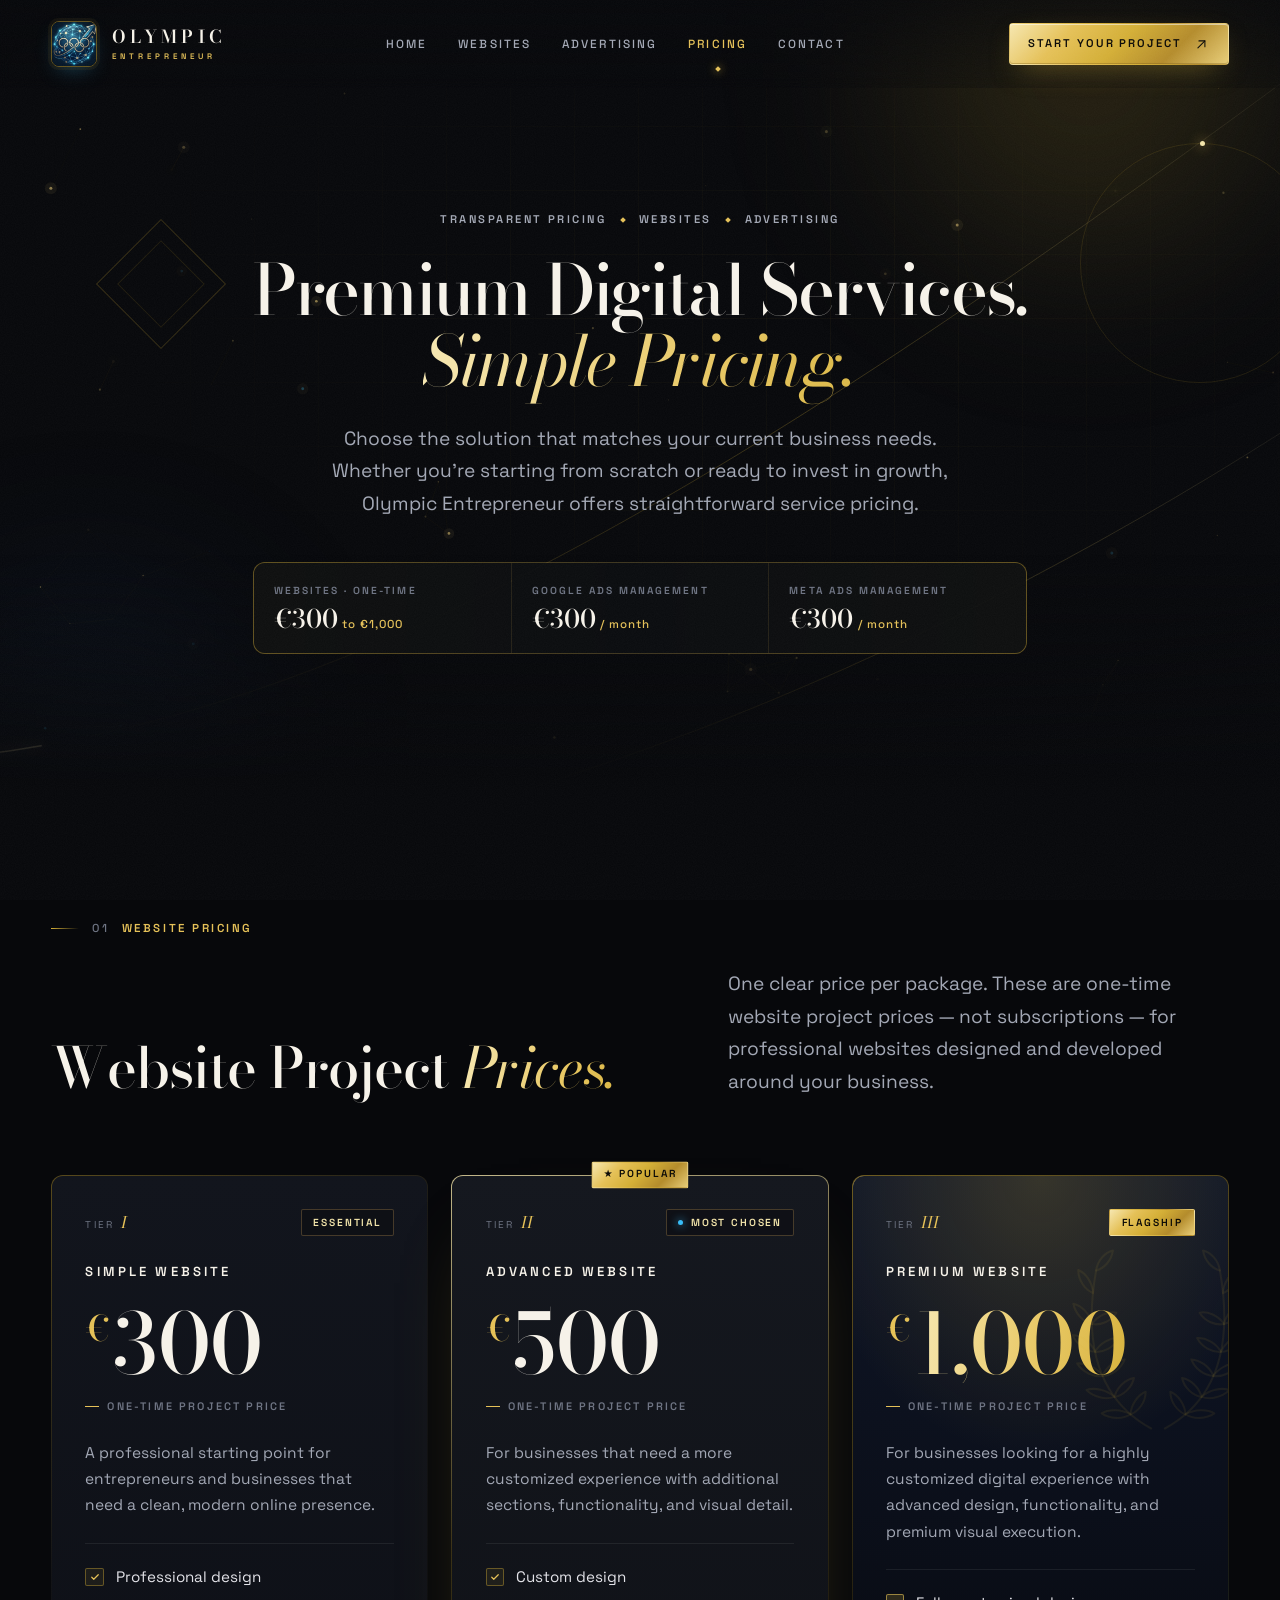
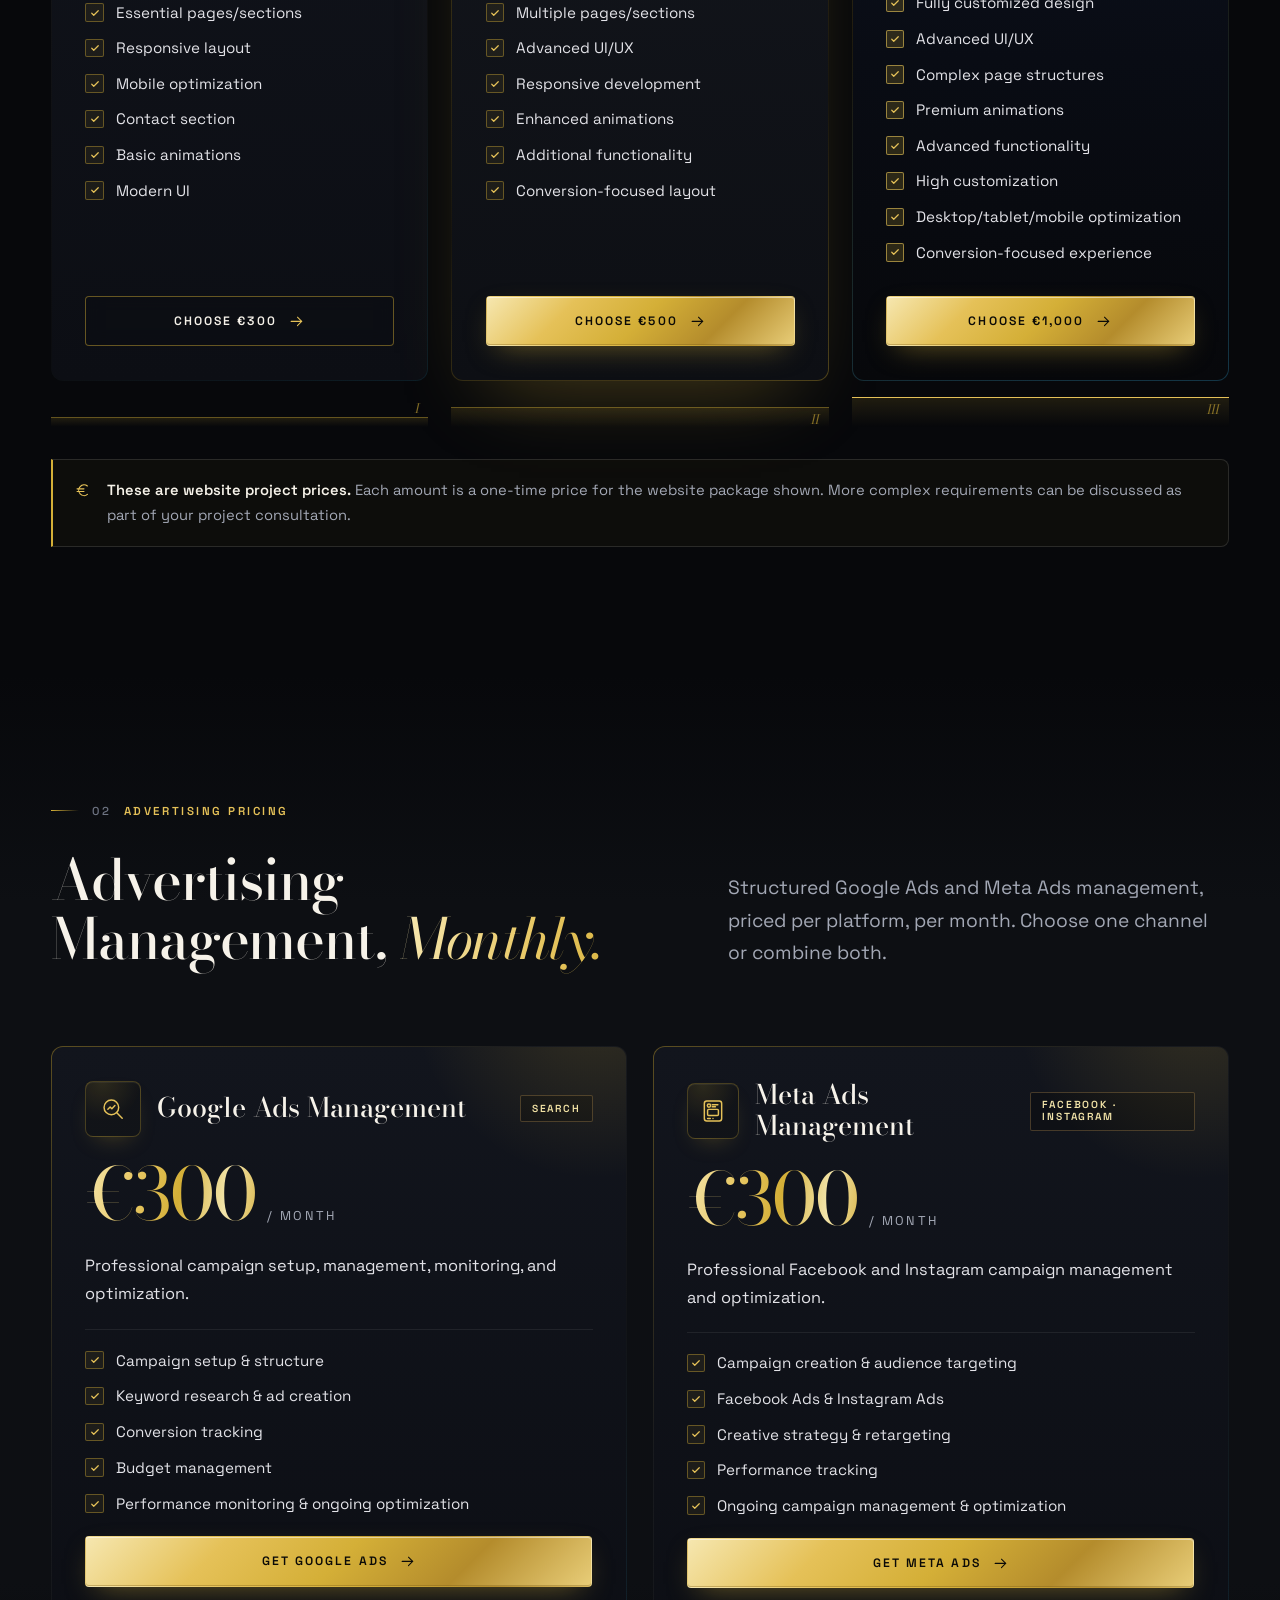
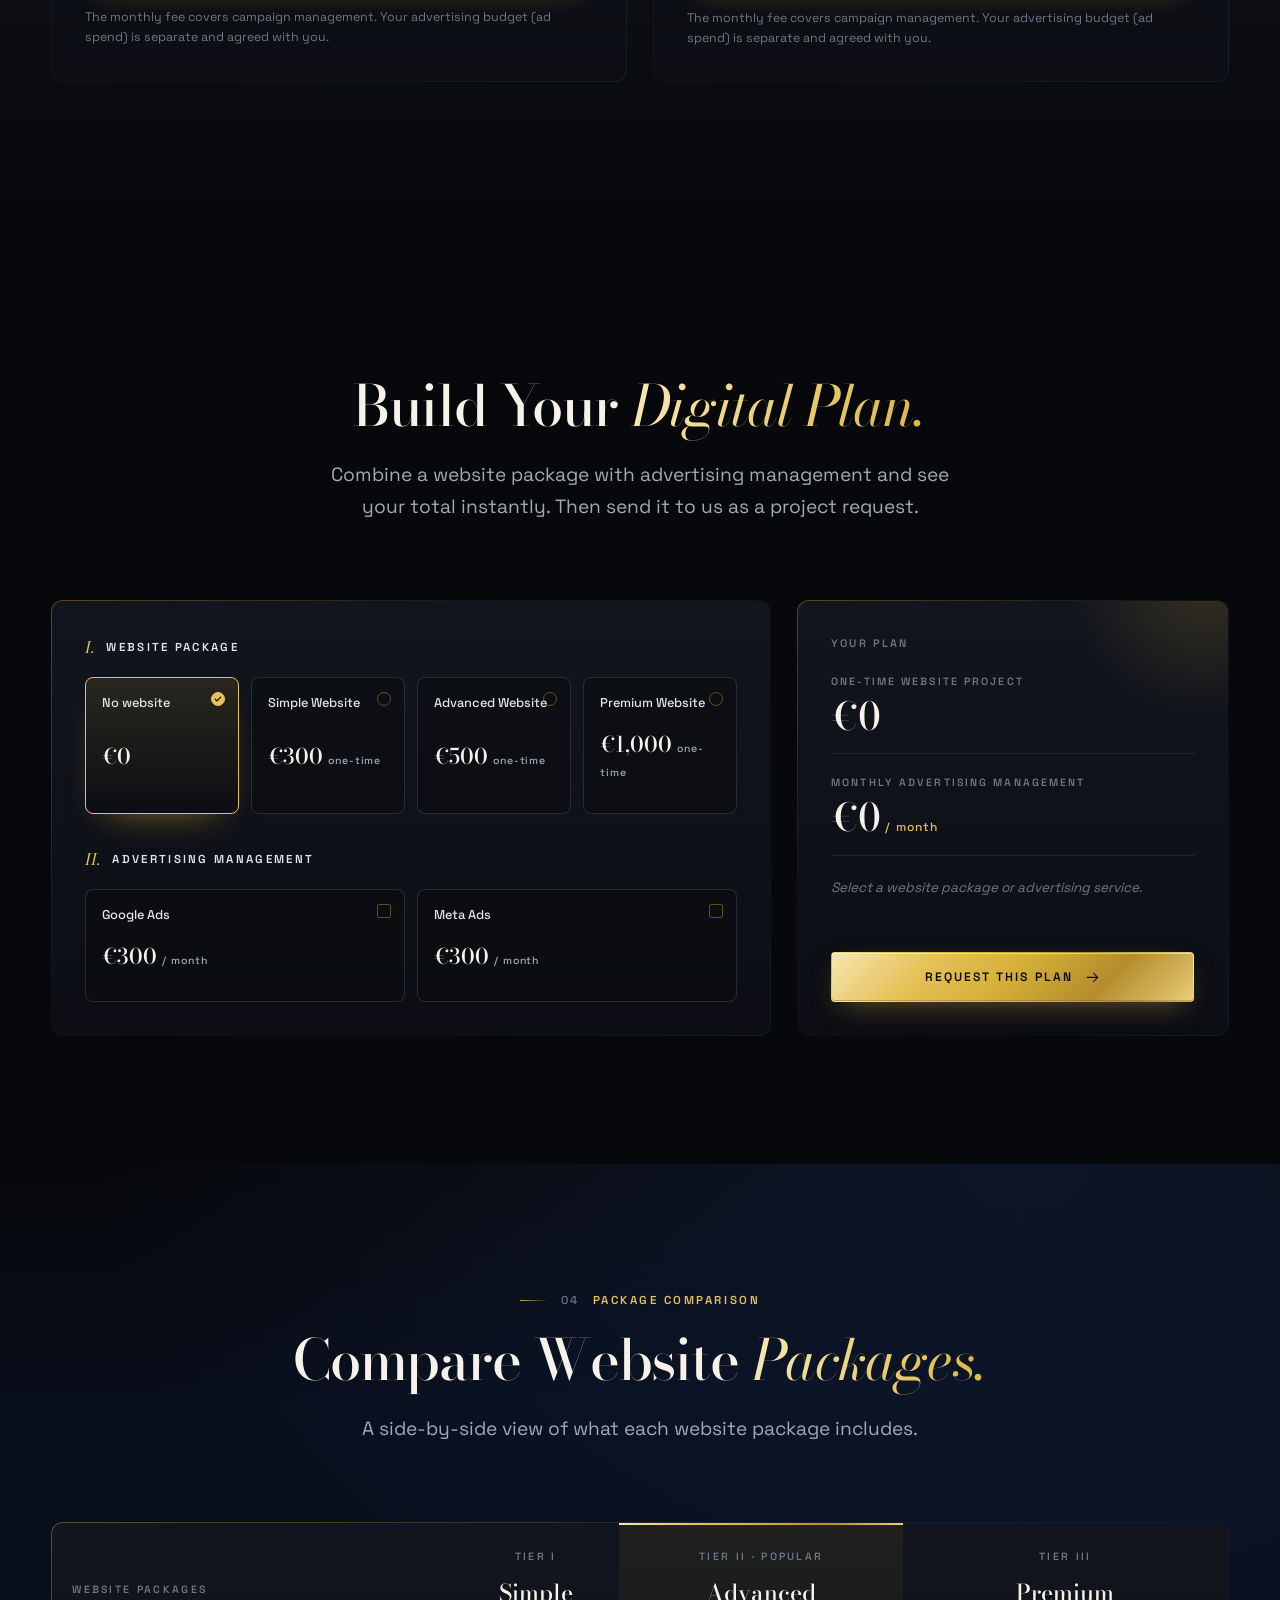
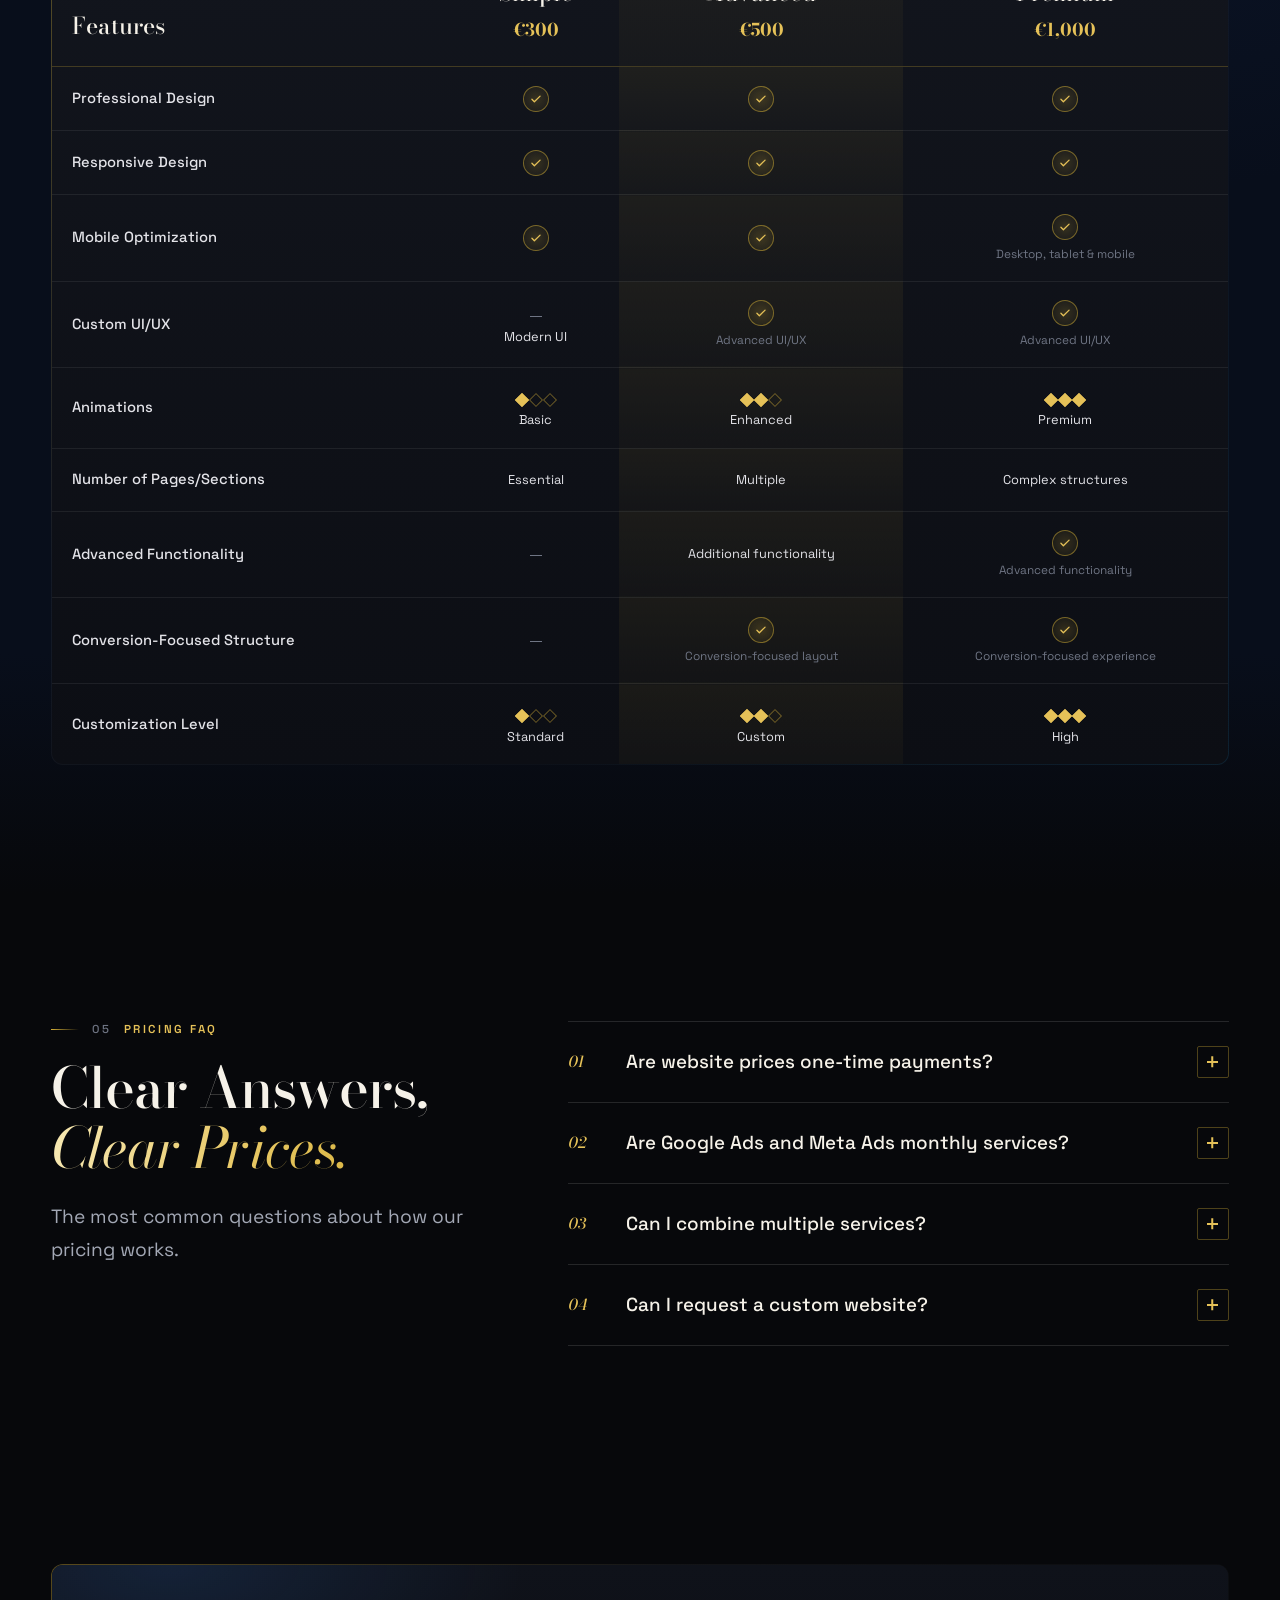
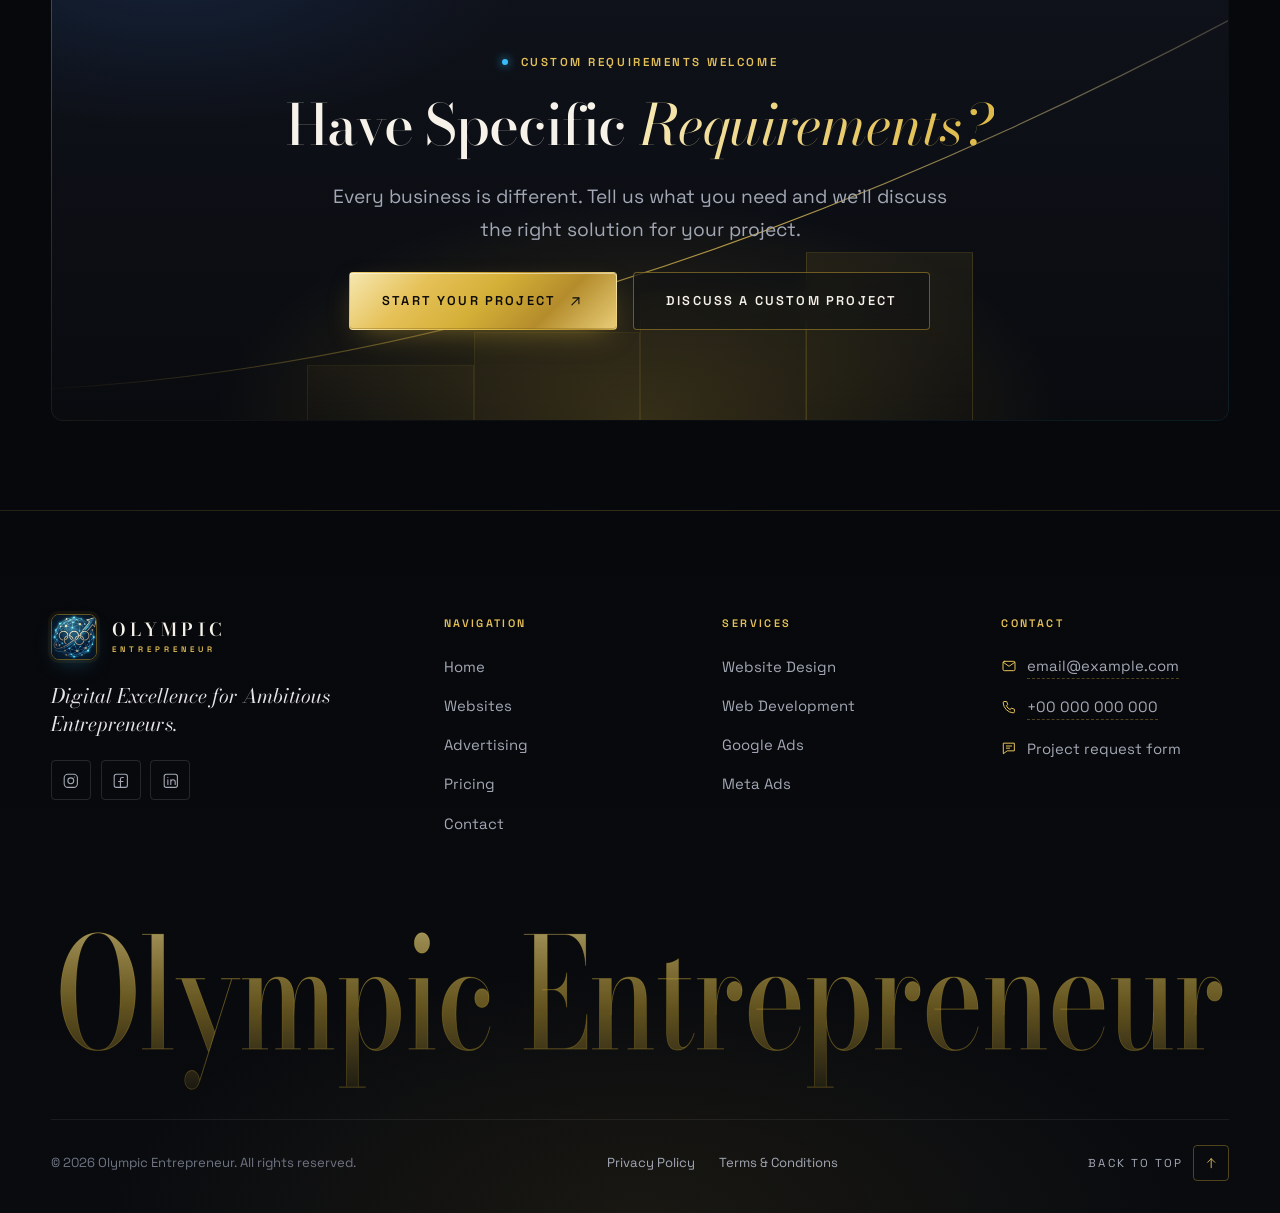
<file: pricing.html>
<!DOCTYPE html>
<html lang="en">
<head>
  <meta charset="utf-8">
  <meta name="viewport" content="width=device-width, initial-scale=1">
  <title>Pricing — Website Packages &amp; Ads Management | Olympic Entrepreneur</title>
  <meta name="description" content="Simple, transparent pricing. Website packages: Simple €300, Advanced €500, Premium €1,000 (one-time project prices). Google Ads and Meta Ads management: €300/month each.">
  <meta name="theme-color" content="#07080b">
  <meta property="og:type" content="website">
  <meta property="og:site_name" content="Olympic Entrepreneur">
  <meta property="og:title" content="Pricing — Olympic Entrepreneur">
  <meta property="og:description" content="Premium digital services. Simple pricing. Websites from €300, Google &amp; Meta Ads management €300/month.">
  <meta property="og:image" content="assets/img/logo.jpg">
  <link rel="icon" type="image/png" href="assets/img/favicon.png">
  <link rel="apple-touch-icon" href="assets/img/apple-touch-icon.png">
  <link rel="preconnect" href="https://fonts.googleapis.com">
  <link rel="preconnect" href="https://fonts.gstatic.com" crossorigin>
  <link href="https://fonts.googleapis.com/css2?family=Bodoni+Moda:ital,opsz,wght@0,6..96,400..700;1,6..96,400..700&family=Space+Grotesk:wght@300..700&display=swap" rel="stylesheet">
  <link rel="stylesheet" href="assets/css/styles.css">
  <script>document.documentElement.classList.add('js');setTimeout(function(){if(!window.OE_READY)document.documentElement.classList.remove('js');},2500);</script>
  <script type="application/ld+json">
  {
    "@context": "https://schema.org",
    "@type": "OfferCatalog",
    "name": "Olympic Entrepreneur pricing",
    "itemListElement": [
      { "@type": "Offer", "name": "Simple Website", "description": "One-time website project price", "price": "300", "priceCurrency": "EUR" },
      { "@type": "Offer", "name": "Advanced Website", "description": "One-time website project price", "price": "500", "priceCurrency": "EUR" },
      { "@type": "Offer", "name": "Premium Website", "description": "One-time website project price", "price": "1000", "priceCurrency": "EUR" },
      { "@type": "Offer", "name": "Google Ads Management", "price": "300", "priceCurrency": "EUR", "priceSpecification": { "@type": "UnitPriceSpecification", "price": "300", "priceCurrency": "EUR", "unitText": "MONTH" } },
      { "@type": "Offer", "name": "Meta Ads Management", "price": "300", "priceCurrency": "EUR", "priceSpecification": { "@type": "UnitPriceSpecification", "price": "300", "priceCurrency": "EUR", "unitText": "MONTH" } }
    ]
  }
  </script>
</head>
<body>
<script src="assets/js/icons.js"></script>
<a class="skip-link" href="#main">Skip to content</a>

<!-- ============================ NAVIGATION ============================ -->
<header class="nav" data-nav>
  <div class="container nav__inner">
    <a class="brand" href="index.html" aria-label="Olympic Entrepreneur — Home">
      <span class="brand__mark"><img src="assets/img/logo.jpg" alt="" width="46" height="46"></span>
      <span class="brand__type"><span class="brand__top">Olympic</span><span class="brand__bottom">Entrepreneur</span></span>
    </a>
    <nav class="nav__links" aria-label="Primary">
      <a class="nav__link" href="index.html">Home</a>
      <a class="nav__link" href="websites.html">Websites</a>
      <a class="nav__link" href="advertising.html">Advertising</a>
      <a class="nav__link" href="pricing.html" aria-current="page">Pricing</a>
      <a class="nav__link" href="contact.html">Contact</a>
    </nav>
    <div class="nav__actions">
      <a class="btn btn--gold btn--sm" href="contact.html">Start Your Project <svg class="icon"><use href="#i-arrow-ur"/></svg></a>
      <button class="burger" type="button" aria-label="Open menu" aria-expanded="false" aria-controls="menu" data-burger><span></span><span></span><span></span></button>
    </div>
  </div>
  <span class="nav__progress" data-progress></span>
</header>

<div class="menu" id="menu" data-menu>
  <nav aria-label="Mobile">
    <ul class="menu__list">
      <li><a class="menu__link" style="--i:0" href="index.html"><small>01</small>Home</a></li>
      <li><a class="menu__link" style="--i:1" href="websites.html"><small>02</small>Websites</a></li>
      <li><a class="menu__link" style="--i:2" href="advertising.html"><small>03</small>Advertising</a></li>
      <li><a class="menu__link" style="--i:3" href="pricing.html" aria-current="page"><small>04</small>Pricing</a></li>
      <li><a class="menu__link" style="--i:4" href="contact.html"><small>05</small>Contact</a></li>
    </ul>
  </nav>
  <div class="menu__foot">
    <a class="btn btn--gold btn--lg btn--block" href="contact.html">Start Your Project <svg class="icon"><use href="#i-arrow-ur"/></svg></a>
    <p class="menu__meta"><span>Digital Excellence for Ambitious Entrepreneurs.</span></p>
  </div>
</div>

<main id="main">

  <!-- ============================ HERO ============================ -->
  <section class="phero phero--center" aria-labelledby="page-title">
    <div class="fx" aria-hidden="true">
      <div class="fx-grid"></div>
      <div class="fx-light fx-light--a"></div>
      <div class="fx-light fx-light--b"></div>
      <svg class="fx-arcs" viewBox="0 0 1440 900" preserveAspectRatio="xMidYMid slice">
        <defs>
          <linearGradient id="arcGrad" x1="0" y1="1" x2="1" y2="0">
            <stop offset="0" stop-color="#d4af37" stop-opacity="0"/>
            <stop offset=".55" stop-color="#d4af37" stop-opacity=".5"/>
            <stop offset="1" stop-color="#f3e5ab" stop-opacity=".08"/>
          </linearGradient>
        </defs>
        <path class="arc" d="M-80 860C380 820 820 560 1520 40"/>
        <path class="arc" d="M200 980C640 920 1100 720 1520 440"/>
        <path class="comet" pathLength="1" d="M-80 860C380 820 820 560 1520 40"/>
        <path class="comet comet--2" pathLength="1" d="M200 980C640 920 1100 720 1520 440"/>
      </svg>
      <canvas class="fx-particles" data-particles></canvas>
      <div class="fx-shape fx-shape--diamond" style="left:9%;top:30%"></div>
      <div class="fx-shape fx-shape--orbit" style="right:-40px;top:18%"></div>
      <div class="fx-vignette"></div>
    </div>

    <div class="container phero__grid">
      <div class="phero__copy">
        <p class="phero__crumbs fade-up" style="--d:.1s">Transparent Pricing <i></i> Websites <i></i> Advertising</p>
        <h1 class="h1" id="page-title">
          <span class="ln fade-up" style="--d:.2s">Premium Digital Services.</span>
          <span class="ln fade-up" style="--d:.32s"><em>Simple Pricing.</em></span>
        </h1>
        <p class="lead fade-up" style="--d:.5s">Choose the solution that matches your current business needs. Whether you're starting from scratch or ready to invest in growth, Olympic Entrepreneur offers straightforward service pricing.</p>
        <nav class="index-strip fade-up" style="--d:.65s" aria-label="Pricing sections">
          <a href="#websites"><span>Websites · one-time</span><b>€300<small>to €1,000</small></b></a>
          <a href="#advertising"><span>Google Ads management</span><b>€300<small>/ month</small></b></a>
          <a href="#advertising"><span>Meta Ads management</span><b>€300<small>/ month</small></b></a>
        </nav>
      </div>
    </div>
  </section>

  <!-- ============================ WEBSITE PRICING ============================ -->
  <section class="section" id="websites" aria-labelledby="web-title">
    <div class="container">
      <header class="shead shead--split">
        <p class="eyebrow" data-reveal><span class="eyebrow__num">01</span>Website Pricing</p>
        <h2 class="h2" id="web-title" data-reveal style="--d:.08s">Website Project <em>Prices.</em></h2>
        <p class="lead" data-reveal style="--d:.16s">One clear price per package. These are one-time website project prices — not subscriptions — for professional websites designed and developed around your business.</p>
      </header>

      <div class="tiers">
        <article class="tier panel spot" data-reveal>
          <div class="tier__head"><span class="tier__rank"><span>Tier</span>I</span><span class="chip">Essential</span></div>
          <h3 class="tier__name">Simple Website</h3>
          <p class="tier__price"><span class="cur">€</span><span class="amt">300</span></p>
          <p class="tier__note">One-time project price</p>
          <p class="tier__desc">A professional starting point for entrepreneurs and businesses that need a clean, modern online presence.</p>
          <ul class="ticks">
            <li>Professional design</li>
            <li>Essential pages/sections</li>
            <li>Responsive layout</li>
            <li>Mobile optimization</li>
            <li>Contact section</li>
            <li>Basic animations</li>
            <li>Modern UI</li>
          </ul>
          <a class="btn btn--ghost btn--block" href="contact.html?service=simple">Choose €300 <svg class="icon"><use href="#i-arrow-r"/></svg></a>
        </article>

        <article class="tier tier--popular" data-reveal style="--d:.1s">
          <span class="tier__badge chip chip--gold">★ Popular</span>
          <div class="tier__head"><span class="tier__rank"><span>Tier</span>II</span><span class="chip"><i></i>Most chosen</span></div>
          <h3 class="tier__name">Advanced Website</h3>
          <p class="tier__price"><span class="cur">€</span><span class="amt">500</span></p>
          <p class="tier__note">One-time project price</p>
          <p class="tier__desc">For businesses that need a more customized experience with additional sections, functionality, and visual detail.</p>
          <ul class="ticks">
            <li>Custom design</li>
            <li>Multiple pages/sections</li>
            <li>Advanced UI/UX</li>
            <li>Responsive development</li>
            <li>Enhanced animations</li>
            <li>Additional functionality</li>
            <li>Conversion-focused layout</li>
          </ul>
          <a class="btn btn--gold btn--block" href="contact.html?service=advanced">Choose €500 <svg class="icon"><use href="#i-arrow-r"/></svg></a>
        </article>

        <article class="tier tier--premium" data-reveal style="--d:.2s">
          <span class="orbit-border" aria-hidden="true"></span>
          <svg class="icon laurel-bg" aria-hidden="true"><use href="#i-laurel"/></svg>
          <div class="tier__head"><span class="tier__rank"><span>Tier</span>III</span><span class="chip chip--gold">Flagship</span></div>
          <h3 class="tier__name">Premium Website</h3>
          <p class="tier__price"><span class="cur">€</span><span class="amt">1,000</span></p>
          <p class="tier__note">One-time project price</p>
          <p class="tier__desc">For businesses looking for a highly customized digital experience with advanced design, functionality, and premium visual execution.</p>
          <ul class="ticks">
            <li>Fully customized design</li>
            <li>Advanced UI/UX</li>
            <li>Complex page structures</li>
            <li>Premium animations</li>
            <li>Advanced functionality</li>
            <li>High customization</li>
            <li>Desktop/tablet/mobile optimization</li>
            <li>Conversion-focused experience</li>
          </ul>
          <a class="btn btn--gold btn--block" href="contact.html?service=premium">Choose €1,000 <svg class="icon"><use href="#i-arrow-r"/></svg></a>
        </article>

        <div class="tiers__podium" aria-hidden="true"><i data-n="I"></i><i data-n="II"></i><i data-n="III"></i></div>
      </div>

      <p class="price-note" data-reveal><svg class="icon"><use href="#i-euro"/></svg><span><b>These are website project prices.</b> Each amount is a one-time price for the website package shown. More complex requirements can be discussed as part of your project consultation.</span></p>
    </div>
  </section>

  <!-- ============================ ADVERTISING PRICING ============================ -->
  <section class="section zone-charcoal" id="advertising" aria-labelledby="ads-title">
    <div class="container">
      <header class="shead shead--split">
        <p class="eyebrow" data-reveal><span class="eyebrow__num">02</span>Advertising Pricing</p>
        <h2 class="h2" id="ads-title" data-reveal style="--d:.08s">Advertising Management, <em>Monthly.</em></h2>
        <p class="lead" data-reveal style="--d:.16s">Structured Google Ads and Meta Ads management, priced per platform, per month. Choose one channel or combine both.</p>
      </header>

      <div class="plans-2">
        <article class="plan panel spot" data-reveal>
          <span class="plan__glow" aria-hidden="true"></span>
          <div class="plan__top"><div class="plan__name"><span class="icon-plate"><svg class="icon"><use href="#i-search-ads"/></svg></span><h3>Google Ads Management</h3></div><span class="chip">Search</span></div>
          <p class="plan__price"><span class="amt">€300</span><span class="per">/ month</span></p>
          <p class="plan__desc">Professional campaign setup, management, monitoring, and optimization.</p>
          <ul class="ticks">
            <li>Campaign setup &amp; structure</li>
            <li>Keyword research &amp; ad creation</li>
            <li>Conversion tracking</li>
            <li>Budget management</li>
            <li>Performance monitoring &amp; ongoing optimization</li>
          </ul>
          <a class="btn btn--gold btn--block" href="contact.html?service=google">Get Google Ads <svg class="icon"><use href="#i-arrow-r"/></svg></a>
          <p class="plan__fine">The monthly fee covers campaign management. Your advertising budget (ad spend) is separate and agreed with you.</p>
        </article>
        <article class="plan panel spot" data-reveal style="--d:.1s">
          <span class="plan__glow" aria-hidden="true"></span>
          <div class="plan__top"><div class="plan__name"><span class="icon-plate"><svg class="icon"><use href="#i-social"/></svg></span><h3>Meta Ads Management</h3></div><span class="chip">Facebook · Instagram</span></div>
          <p class="plan__price"><span class="amt">€300</span><span class="per">/ month</span></p>
          <p class="plan__desc">Professional Facebook and Instagram campaign management and optimization.</p>
          <ul class="ticks">
            <li>Campaign creation &amp; audience targeting</li>
            <li>Facebook Ads &amp; Instagram Ads</li>
            <li>Creative strategy &amp; retargeting</li>
            <li>Performance tracking</li>
            <li>Ongoing campaign management &amp; optimization</li>
          </ul>
          <a class="btn btn--gold btn--block" href="contact.html?service=meta">Get Meta Ads <svg class="icon"><use href="#i-arrow-r"/></svg></a>
          <p class="plan__fine">The monthly fee covers campaign management. Your advertising budget (ad spend) is separate and agreed with you.</p>
        </article>
      </div>
    </div>
  </section>

  <!-- ============================ PLAN BUILDER ============================ -->
  <section class="section" id="builder" aria-labelledby="builder-title">
    <div class="container">
      <header class="shead shead--center">
        <p class="eyebrow" data-reveal><span class="eyebrow__num">03</span>Plan Builder</p>
        <h2 class="h2" id="builder-title" data-reveal style="--d:.08s">Build Your <em>Digital Plan.</em></h2>
        <p class="lead" data-reveal style="--d:.16s">Combine a website package with advertising management and see your total instantly. Then send it to us as a project request.</p>
      </header>

      <form class="builder" data-builder data-reveal onsubmit="return false">
        <div class="builder__opts panel">
          <fieldset class="builder__step">
            <legend><b>i.</b> Website package</legend>
            <div class="opts">
              <div class="opt"><input type="radio" name="web" id="bw0" value="0" data-label="No website" data-key="" checked><label for="bw0"><span>No website</span><b>€0</b></label></div>
              <div class="opt"><input type="radio" name="web" id="bw1" value="300" data-label="Simple Website" data-key="simple"><label for="bw1"><span>Simple Website</span><b>€300 <small>one-time</small></b></label></div>
              <div class="opt"><input type="radio" name="web" id="bw2" value="500" data-label="Advanced Website" data-key="advanced"><label for="bw2"><span>Advanced Website</span><b>€500 <small>one-time</small></b></label></div>
              <div class="opt"><input type="radio" name="web" id="bw3" value="1000" data-label="Premium Website" data-key="premium"><label for="bw3"><span>Premium Website</span><b>€1,000 <small>one-time</small></b></label></div>
            </div>
          </fieldset>
          <fieldset class="builder__step">
            <legend><b>ii.</b> Advertising management</legend>
            <div class="opts opts--2">
              <div class="opt"><input type="checkbox" name="ads" id="ba1" value="300" data-label="Google Ads Management" data-key="google"><label for="ba1"><span>Google Ads</span><b>€300 <small>/ month</small></b></label></div>
              <div class="opt"><input type="checkbox" name="ads" id="ba2" value="300" data-label="Meta Ads Management" data-key="meta"><label for="ba2"><span>Meta Ads</span><b>€300 <small>/ month</small></b></label></div>
            </div>
          </fieldset>
        </div>
        <aside class="builder__sum panel" aria-live="polite">
          <span class="plan__glow" aria-hidden="true"></span>
          <p class="label">Your plan</p>
          <div class="sum__row"><span>One-time website project</span><b data-sum-one data-prefix="€">€0</b></div>
          <div class="sum__row"><span>Monthly advertising management</span><b><span data-sum-month data-prefix="€">€0</span><small> / month</small></b></div>
          <ul class="sum__list" data-sum-list></ul>
          <a class="btn btn--gold btn--block" data-sum-cta href="contact.html">Request This Plan <svg class="icon"><use href="#i-arrow-r"/></svg></a>
        </aside>
      </form>
    </div>
  </section>

  <!-- ============================ COMPARISON ============================ -->
  <section class="section zone-navy" id="compare" aria-labelledby="compare-title">
    <div class="container">
      <header class="shead shead--center">
        <p class="eyebrow" data-reveal><span class="eyebrow__num">04</span>Package Comparison</p>
        <h2 class="h2" id="compare-title" data-reveal style="--d:.08s">Compare Website <em>Packages.</em></h2>
        <p class="lead" data-reveal style="--d:.16s">A side-by-side view of what each website package includes.</p>
      </header>

      <div class="compare panel" data-reveal>
        <table class="cmp">
          <caption class="sr-only">Comparison of the Simple, Advanced and Premium website packages</caption>
          <thead>
            <tr>
              <th scope="col"><span>Website packages</span><b>Features</b></th>
              <th scope="col"><span>Tier I</span><b>Simple</b><em>€300</em></th>
              <th scope="col" class="col-feat"><span>Tier II · Popular</span><b>Advanced</b><em>€500</em></th>
              <th scope="col"><span>Tier III</span><b>Premium</b><em>€1,000</em></th>
            </tr>
          </thead>
          <tbody>
            <tr>
              <th scope="row">Professional Design</th>
              <td><span class="yes"><svg class="icon" aria-hidden="true"><use href="#i-check"/></svg><span class="sr-only">Included</span></span></td>
              <td class="col-feat"><span class="yes"><svg class="icon" aria-hidden="true"><use href="#i-check"/></svg><span class="sr-only">Included</span></span></td>
              <td><span class="yes"><svg class="icon" aria-hidden="true"><use href="#i-check"/></svg><span class="sr-only">Included</span></span></td>
            </tr>
            <tr>
              <th scope="row">Responsive Design</th>
              <td><span class="yes"><svg class="icon" aria-hidden="true"><use href="#i-check"/></svg><span class="sr-only">Included</span></span></td>
              <td class="col-feat"><span class="yes"><svg class="icon" aria-hidden="true"><use href="#i-check"/></svg><span class="sr-only">Included</span></span></td>
              <td><span class="yes"><svg class="icon" aria-hidden="true"><use href="#i-check"/></svg><span class="sr-only">Included</span></span></td>
            </tr>
            <tr>
              <th scope="row">Mobile Optimization</th>
              <td><span class="yes"><svg class="icon" aria-hidden="true"><use href="#i-check"/></svg><span class="sr-only">Included</span></span></td>
              <td class="col-feat"><span class="yes"><svg class="icon" aria-hidden="true"><use href="#i-check"/></svg><span class="sr-only">Included</span></span></td>
              <td><span class="yes"><svg class="icon" aria-hidden="true"><use href="#i-check"/></svg><span class="sr-only">Included</span></span><span class="val">Desktop, tablet &amp; mobile</span></td>
            </tr>
            <tr>
              <th scope="row">Custom UI/UX</th>
              <td><span class="no" aria-hidden="true"></span><span class="val">Modern UI</span></td>
              <td class="col-feat"><span class="yes"><svg class="icon" aria-hidden="true"><use href="#i-check"/></svg><span class="sr-only">Included</span></span><span class="val">Advanced UI/UX</span></td>
              <td><span class="yes"><svg class="icon" aria-hidden="true"><use href="#i-check"/></svg><span class="sr-only">Included</span></span><span class="val">Advanced UI/UX</span></td>
            </tr>
            <tr>
              <th scope="row">Animations</th>
              <td><span class="lvl" aria-hidden="true"><i class="on"></i><i></i><i></i></span><span class="val">Basic</span></td>
              <td class="col-feat"><span class="lvl" aria-hidden="true"><i class="on"></i><i class="on"></i><i></i></span><span class="val">Enhanced</span></td>
              <td><span class="lvl" aria-hidden="true"><i class="on"></i><i class="on"></i><i class="on"></i></span><span class="val">Premium</span></td>
            </tr>
            <tr>
              <th scope="row">Number of Pages/Sections</th>
              <td><span class="val">Essential</span></td>
              <td class="col-feat"><span class="val">Multiple</span></td>
              <td><span class="val">Complex structures</span></td>
            </tr>
            <tr>
              <th scope="row">Advanced Functionality</th>
              <td><span class="no" aria-hidden="true"></span><span class="sr-only">Not included</span></td>
              <td class="col-feat"><span class="val">Additional functionality</span></td>
              <td><span class="yes"><svg class="icon" aria-hidden="true"><use href="#i-check"/></svg><span class="sr-only">Included</span></span><span class="val">Advanced functionality</span></td>
            </tr>
            <tr>
              <th scope="row">Conversion-Focused Structure</th>
              <td><span class="no" aria-hidden="true"></span><span class="sr-only">Not included</span></td>
              <td class="col-feat"><span class="yes"><svg class="icon" aria-hidden="true"><use href="#i-check"/></svg><span class="sr-only">Included</span></span><span class="val">Conversion-focused layout</span></td>
              <td><span class="yes"><svg class="icon" aria-hidden="true"><use href="#i-check"/></svg><span class="sr-only">Included</span></span><span class="val">Conversion-focused experience</span></td>
            </tr>
            <tr>
              <th scope="row">Customization Level</th>
              <td><span class="lvl" aria-hidden="true"><i class="on"></i><i></i><i></i></span><span class="val">Standard</span></td>
              <td class="col-feat"><span class="lvl" aria-hidden="true"><i class="on"></i><i class="on"></i><i></i></span><span class="val">Custom</span></td>
              <td><span class="lvl" aria-hidden="true"><i class="on"></i><i class="on"></i><i class="on"></i></span><span class="val">High</span></td>
            </tr>
          </tbody>
        </table>
      </div>
    </div>
  </section>

  <!-- ============================ FAQ ============================ -->
  <section class="section" aria-labelledby="faq-title">
    <div class="container faq-wrap">
      <header class="shead">
        <p class="eyebrow" data-reveal><span class="eyebrow__num">05</span>Pricing FAQ</p>
        <h2 class="h2" id="faq-title" data-reveal style="--d:.08s">Clear Answers, <em>Clear Prices.</em></h2>
        <p class="lead" data-reveal style="--d:.16s">The most common questions about how our pricing works.</p>
      </header>

      <div class="faq" data-faq data-reveal>
        <div class="faq__item">
          <h3 class="faq__q"><button type="button" aria-expanded="false" aria-controls="pf1" id="pf1-b"><span class="faq__idx">01</span><span>Are website prices one-time payments?</span><span class="faq__icon" aria-hidden="true"></span></button></h3>
          <div class="faq__a" id="pf1" role="region" aria-labelledby="pf1-b"><div><p>Yes. The displayed website prices — <strong>€300</strong>, <strong>€500</strong> and <strong>€1,000</strong> — represent the project price for each website package. They are one-time project prices, not monthly subscriptions.</p></div></div>
        </div>
        <div class="faq__item">
          <h3 class="faq__q"><button type="button" aria-expanded="false" aria-controls="pf2" id="pf2-b"><span class="faq__idx">02</span><span>Are Google Ads and Meta Ads monthly services?</span><span class="faq__icon" aria-hidden="true"></span></button></h3>
          <div class="faq__a" id="pf2" role="region" aria-labelledby="pf2-b"><div><p>Yes. Google Ads Management and Meta Ads Management are monthly services, priced at <strong>€300/month each</strong>. The fee covers campaign management; your advertising budget (ad spend) is separate and agreed with you.</p></div></div>
        </div>
        <div class="faq__item">
          <h3 class="faq__q"><button type="button" aria-expanded="false" aria-controls="pf3" id="pf3-b"><span class="faq__idx">03</span><span>Can I combine multiple services?</span><span class="faq__icon" aria-hidden="true"></span></button></h3>
          <div class="faq__a" id="pf3" role="region" aria-labelledby="pf3-b"><div><p>Absolutely. You can request multiple services — for example a website together with Google Ads, Meta Ads or both. Use the <a class="accent" href="#builder">plan builder</a> or tell us what you need in the contact form, and we'll discuss your requirements.</p></div></div>
        </div>
        <div class="faq__item">
          <h3 class="faq__q"><button type="button" aria-expanded="false" aria-controls="pf4" id="pf4-b"><span class="faq__idx">04</span><span>Can I request a custom website?</span><span class="faq__icon" aria-hidden="true"></span></button></h3>
          <div class="faq__a" id="pf4" role="region" aria-labelledby="pf4-b"><div><p>Yes. If your project needs more than the listed packages — for example special functionality or a larger structure — those requirements can be discussed as part of the project consultation.</p></div></div>
        </div>
      </div>
    </div>
  </section>

  <!-- ============================ CTA ============================ -->
  <section class="section section--tight" aria-labelledby="cta-title">
    <div class="container">
      <div class="cta panel" data-reveal="scale">
        <div class="cta__bg"></div>
        <div class="cta__steps" aria-hidden="true"><i></i><i></i><i></i><i></i></div>
        <svg class="cta__arc" viewBox="0 0 1200 600" preserveAspectRatio="none" aria-hidden="true">
          <defs><linearGradient id="ctaArc" x1="0" x2="1"><stop offset="0" stop-color="#d4af37" stop-opacity="0"/><stop offset=".6" stop-color="#e5c158" stop-opacity=".8"/><stop offset="1" stop-color="#f3e5ab" stop-opacity=".2"/></linearGradient></defs>
          <path pathLength="1" d="M-20 560C300 540 700 420 1220 60"/>
        </svg>
        <p class="eyebrow eyebrow--plain"><span class="dot"></span>Custom requirements welcome</p>
        <h2 class="h2" id="cta-title">Have Specific <em>Requirements?</em></h2>
        <p class="lead">Every business is different. Tell us what you need and we'll discuss the right solution for your project.</p>
        <div class="btn-row" style="justify-content:center">
          <a class="btn btn--gold btn--lg" href="contact.html">Start Your Project <svg class="icon"><use href="#i-arrow-ur"/></svg></a>
          <a class="btn btn--ghost btn--lg" href="contact.html?service=custom">Discuss a Custom Project</a>
        </div>
      </div>
    </div>
  </section>
</main>

<!-- ============================ FOOTER ============================ -->
<footer class="footer">
  <div class="container">
    <div class="footer__grid">
      <div class="footer__brand">
        <a class="brand" href="index.html" aria-label="Olympic Entrepreneur — Home">
          <span class="brand__mark"><img src="assets/img/logo.jpg" alt="" width="46" height="46" loading="lazy"></span>
          <span class="brand__type"><span class="brand__top">Olympic</span><span class="brand__bottom">Entrepreneur</span></span>
        </a>
        <p class="footer__tag">Digital Excellence for Ambitious Entrepreneurs.</p>
        <!-- REPLACE: add the agency's real social profile URLs -->
        <div class="socials">
          <a href="#" aria-label="Instagram (link to be added)"><svg class="icon"><use href="#i-instagram"/></svg></a>
          <a href="#" aria-label="Facebook (link to be added)"><svg class="icon"><use href="#i-facebook"/></svg></a>
          <a href="#" aria-label="LinkedIn (link to be added)"><svg class="icon"><use href="#i-linkedin"/></svg></a>
        </div>
      </div>
      <nav aria-label="Footer">
        <h4>Navigation</h4>
        <ul class="footer__list">
          <li><a href="index.html">Home</a></li>
          <li><a href="websites.html">Websites</a></li>
          <li><a href="advertising.html">Advertising</a></li>
          <li><a href="pricing.html">Pricing</a></li>
          <li><a href="contact.html">Contact</a></li>
        </ul>
      </nav>
      <div>
        <h4>Services</h4>
        <ul class="footer__list">
          <li><a href="websites.html">Website Design</a></li>
          <li><a href="websites.html#services">Web Development</a></li>
          <li><a href="advertising.html#google">Google Ads</a></li>
          <li><a href="advertising.html#meta">Meta Ads</a></li>
        </ul>
      </div>
      <div>
        <h4>Contact</h4>
        <!-- REPLACE: agency email and phone number -->
        <ul class="footer__list">
          <li><span><svg class="icon"><use href="#i-mail"/></svg><span class="placeholder">email@example.com</span></span></li>
          <li><span><svg class="icon"><use href="#i-phone"/></svg><span class="placeholder">+00 000 000 000</span></span></li>
          <li><a href="contact.html"><svg class="icon"><use href="#i-message"/></svg>Project request form</a></li>
        </ul>
      </div>
    </div>

    <svg class="footer__word" viewBox="0 0 1200 170" aria-hidden="true" data-word>
      <defs>
        <linearGradient id="wordGold" x1="0" y1="0" x2="0" y2="1">
          <stop offset="0" stop-color="#f3e5ab" stop-opacity=".95"/>
          <stop offset=".55" stop-color="#d4af37" stop-opacity=".5"/>
          <stop offset="1" stop-color="#d4af37" stop-opacity="0"/>
        </linearGradient>
      </defs>
      <text class="w-stroke" x="600" y="138" text-anchor="middle" font-size="156" textLength="1190" lengthAdjust="spacingAndGlyphs">Olympic Entrepreneur</text>
      <text class="w-fill" x="600" y="138" text-anchor="middle" font-size="156" textLength="1190" lengthAdjust="spacingAndGlyphs">Olympic Entrepreneur</text>
    </svg>

    <div class="footer__bar">
      <p>© <span data-year>2026</span> Olympic Entrepreneur. All rights reserved.</p>
      <div class="footer__legal">
        <button type="button" data-legal="privacy">Privacy Policy</button>
        <button type="button" data-legal="terms">Terms &amp; Conditions</button>
      </div>
      <a class="to-top" href="#main" data-top>Back to top <span><svg class="icon"><use href="#i-arrow-up"/></svg></span></a>
    </div>
  </div>
</footer>

<dialog class="legal" id="legal-privacy" aria-labelledby="legal-privacy-title">
  <div class="legal__in">
    <div class="legal__head"><h2 id="legal-privacy-title">Privacy Policy</h2><button class="legal__close" type="button" data-close aria-label="Close"><svg class="icon"><use href="#i-close"/></svg></button></div>
    <p>The Olympic Entrepreneur Privacy Policy will be published here.</p>
    <p>It will explain what information is collected through this website and the project request form, how it is used, and how you can contact us about your data.</p>
  </div>
</dialog>
<dialog class="legal" id="legal-terms" aria-labelledby="legal-terms-title">
  <div class="legal__in">
    <div class="legal__head"><h2 id="legal-terms-title">Terms &amp; Conditions</h2><button class="legal__close" type="button" data-close aria-label="Close"><svg class="icon"><use href="#i-close"/></svg></button></div>
    <p>The Olympic Entrepreneur Terms &amp; Conditions will be published here.</p>
    <p>They will describe how website projects and advertising management services are provided, including scope, payment and timelines.</p>
  </div>
</dialog>

<script src="assets/js/main.js"></script>
</body>
</html>
</file>
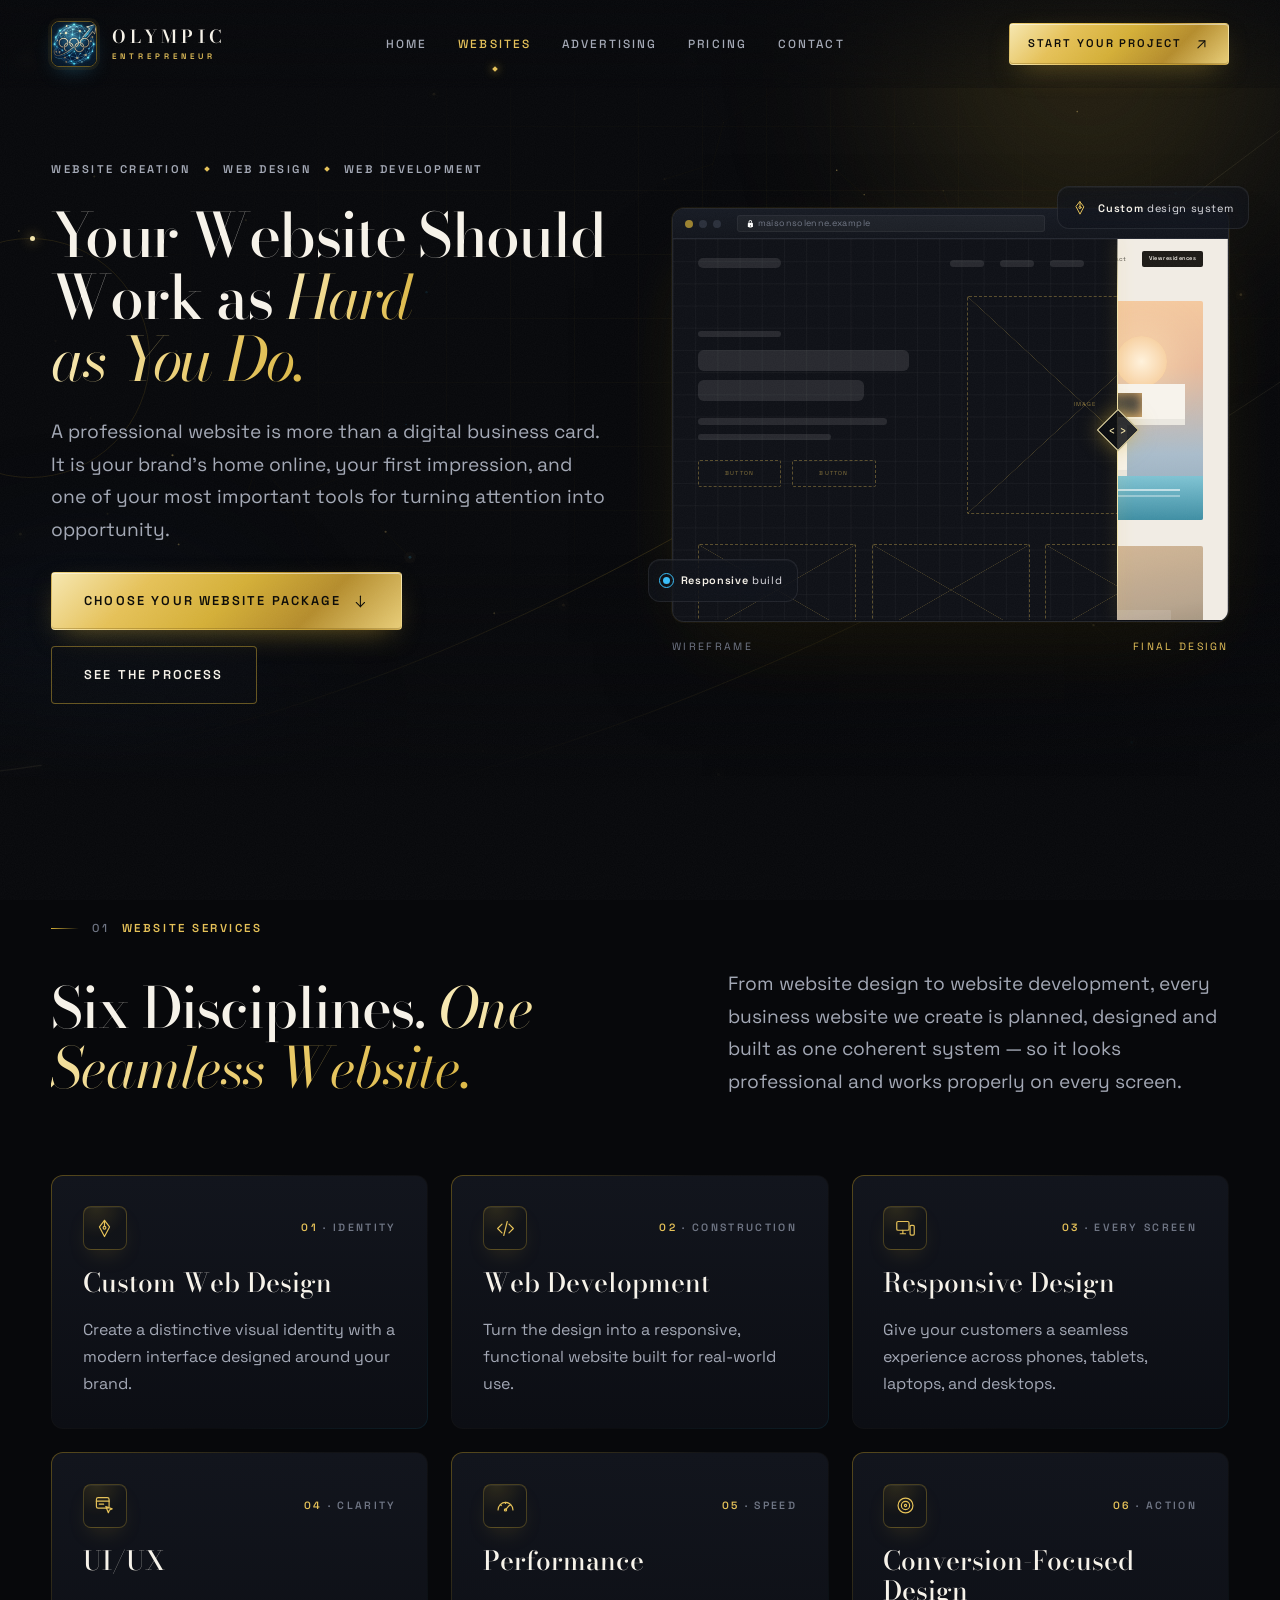
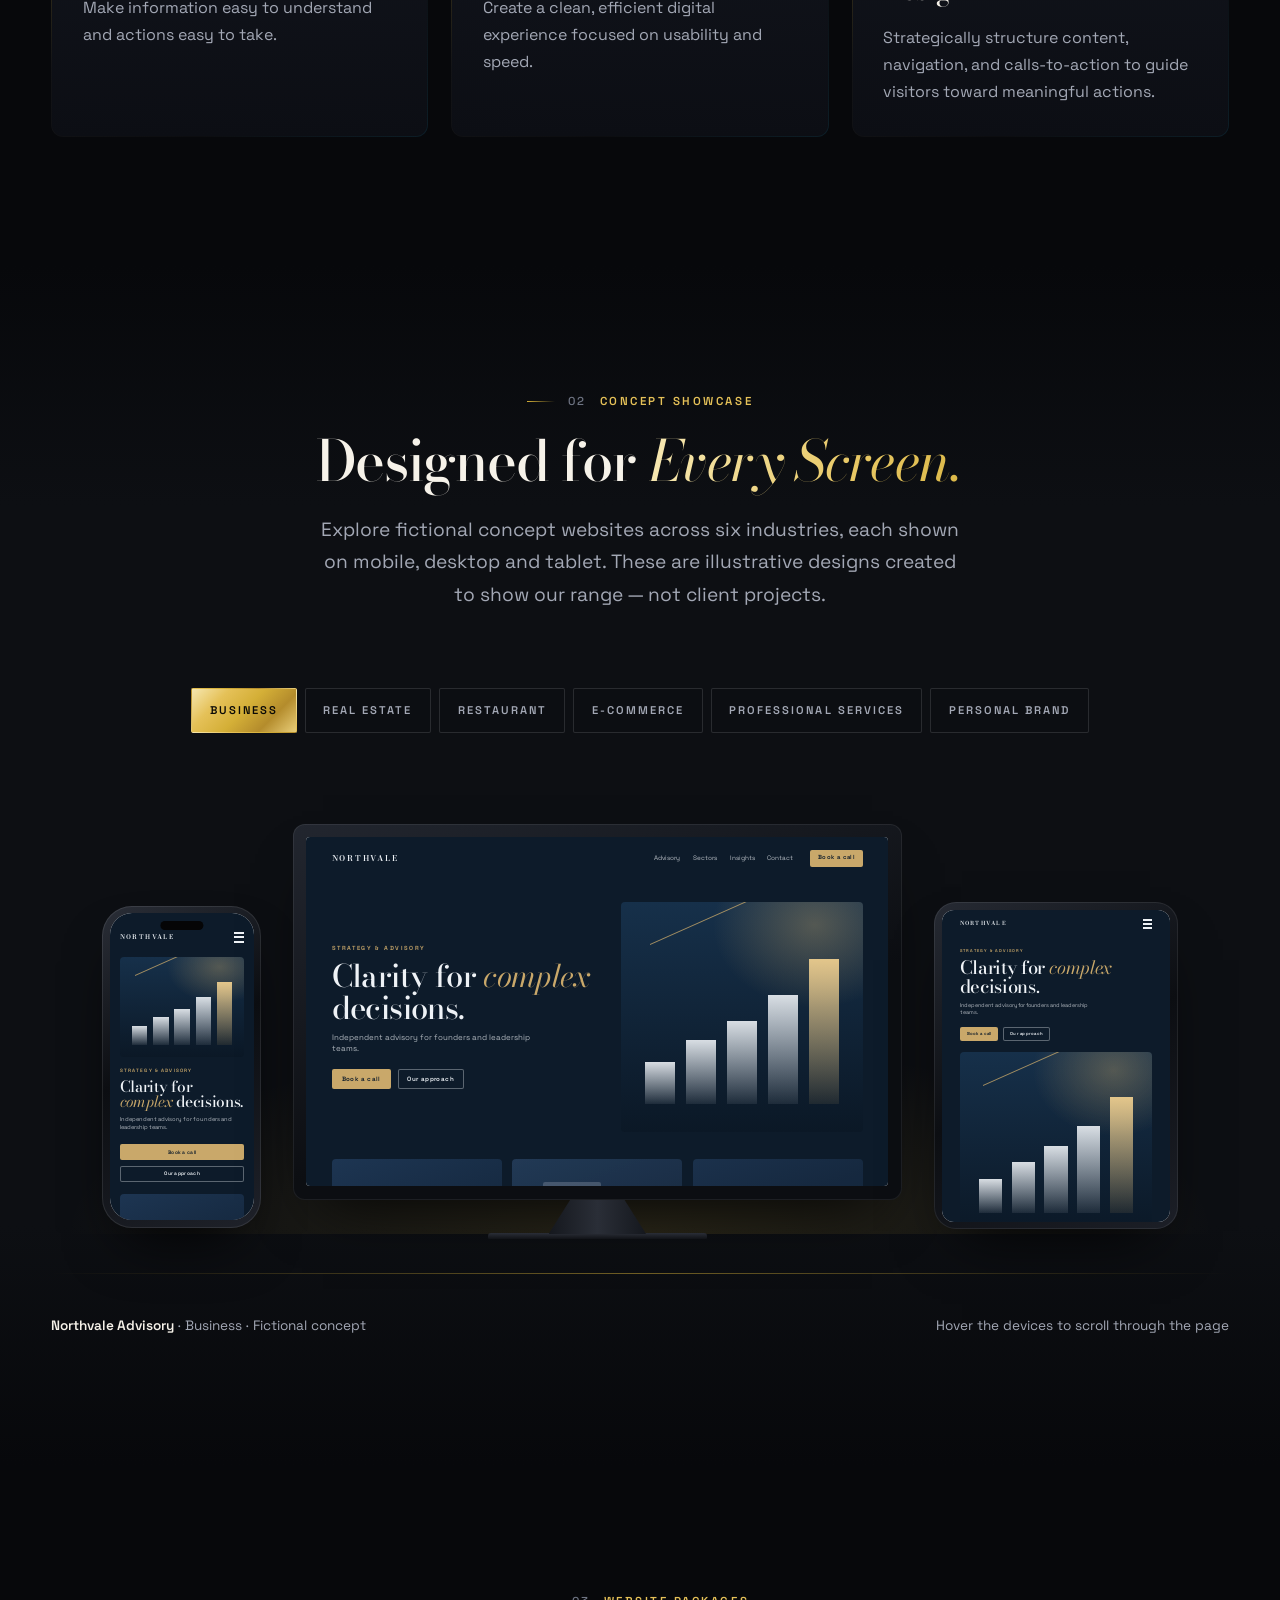
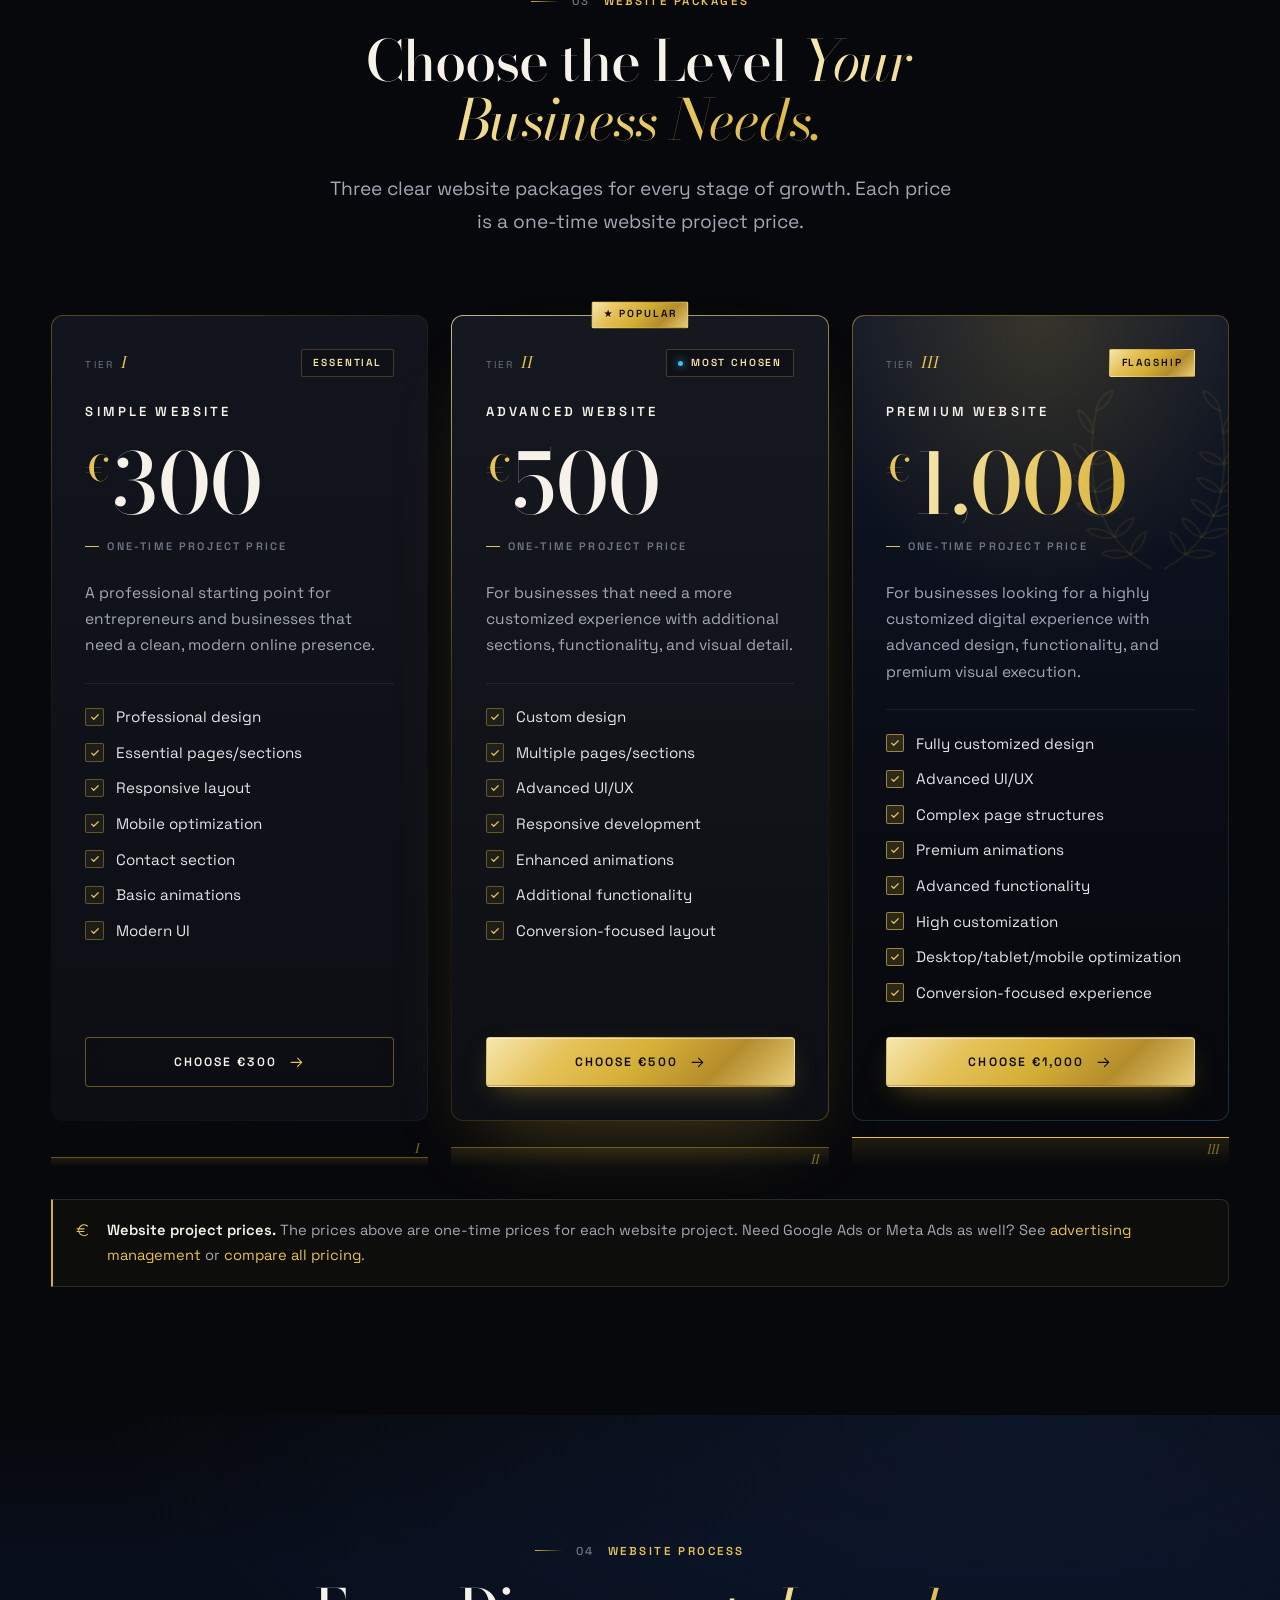
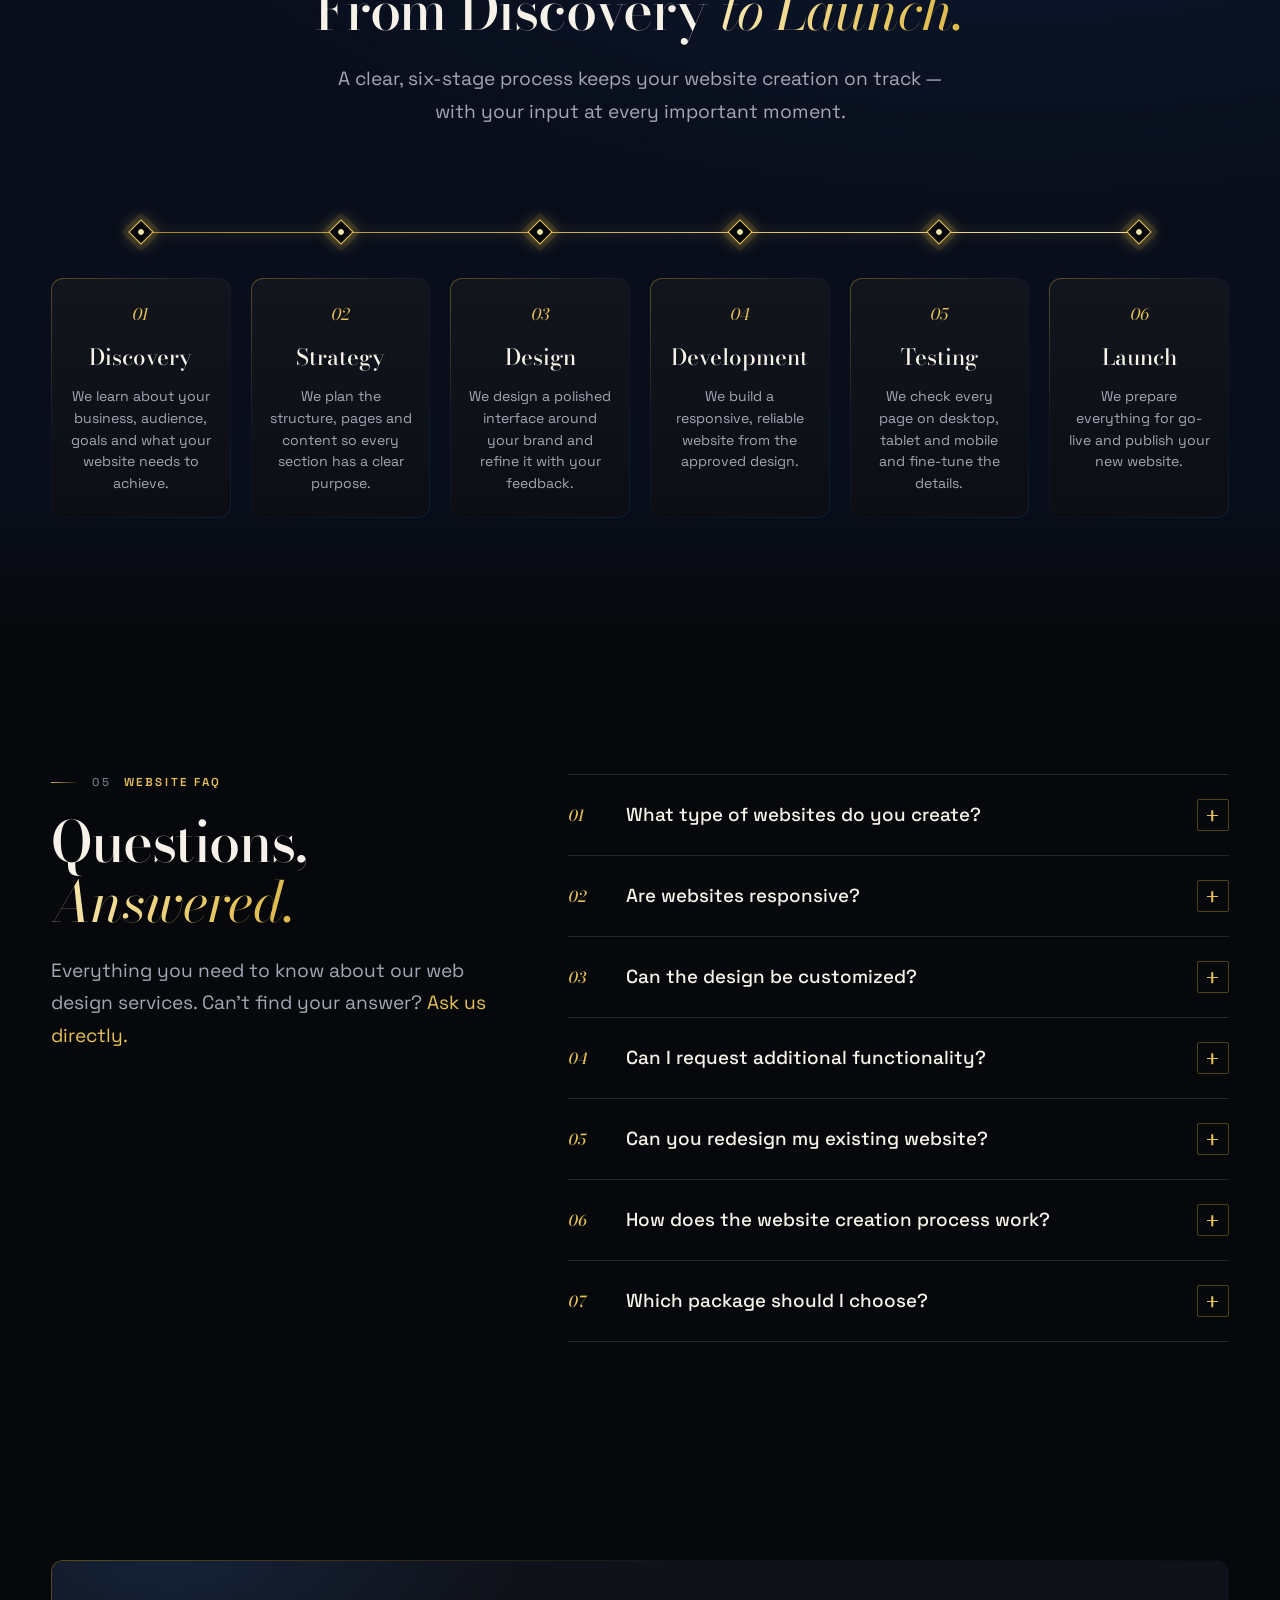
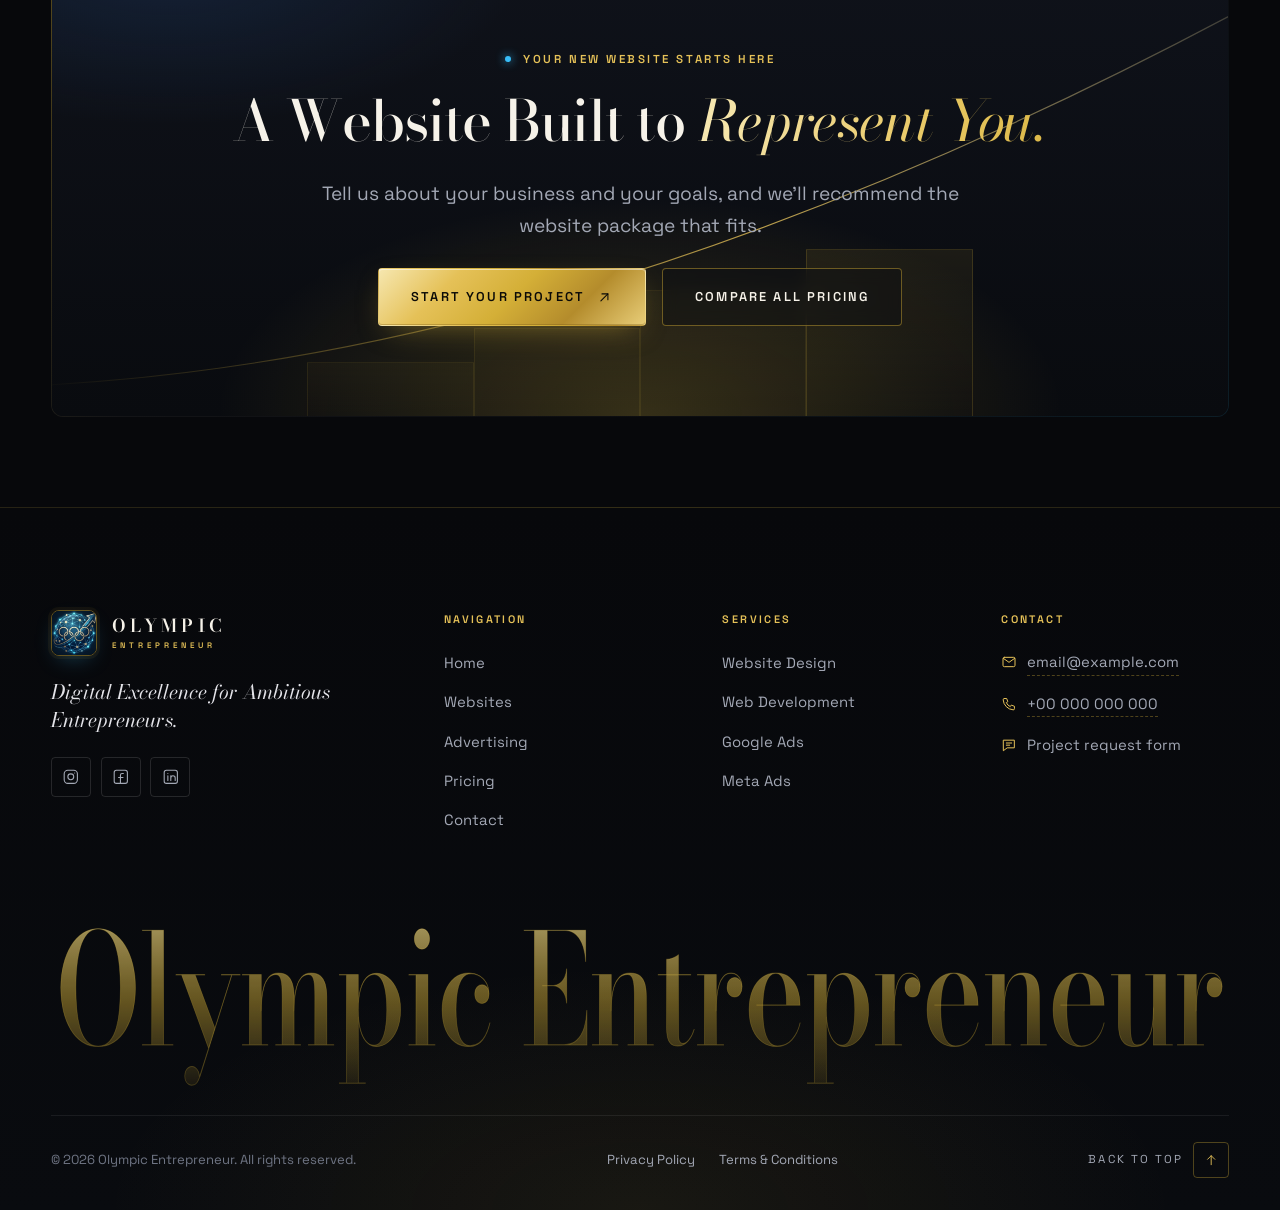
<file: websites.html>
<!DOCTYPE html>
<html lang="en">
<head>
  <meta charset="utf-8">
  <meta name="viewport" content="width=device-width, initial-scale=1">
  <title>Website Design &amp; Development — Professional Business Websites | Olympic Entrepreneur</title>
  <meta name="description" content="Professional website creation, web design and web development for entrepreneurs and businesses. Responsive, conversion-focused websites — Simple €300, Advanced €500, Premium €1,000.">
  <meta name="theme-color" content="#07080b">
  <meta property="og:type" content="website">
  <meta property="og:site_name" content="Olympic Entrepreneur">
  <meta property="og:title" content="Website Design &amp; Development — Olympic Entrepreneur">
  <meta property="og:description" content="Premium, responsive business websites designed and developed to turn attention into opportunity.">
  <meta property="og:image" content="assets/img/logo.jpg">
  <link rel="icon" type="image/png" href="assets/img/favicon.png">
  <link rel="apple-touch-icon" href="assets/img/apple-touch-icon.png">
  <link rel="preconnect" href="https://fonts.googleapis.com">
  <link rel="preconnect" href="https://fonts.gstatic.com" crossorigin>
  <link href="https://fonts.googleapis.com/css2?family=Bodoni+Moda:ital,opsz,wght@0,6..96,400..700;1,6..96,400..700&family=Space+Grotesk:wght@300..700&display=swap" rel="stylesheet">
  <link rel="stylesheet" href="assets/css/styles.css">
  <script>document.documentElement.classList.add('js');setTimeout(function(){if(!window.OE_READY)document.documentElement.classList.remove('js');},2500);</script>
</head>
<body>
<script src="assets/js/icons.js"></script>
<a class="skip-link" href="#main">Skip to content</a>

<!-- ============================ NAVIGATION ============================ -->
<header class="nav" data-nav>
  <div class="container nav__inner">
    <a class="brand" href="index.html" aria-label="Olympic Entrepreneur — Home">
      <span class="brand__mark"><img src="assets/img/logo.jpg" alt="" width="46" height="46"></span>
      <span class="brand__type"><span class="brand__top">Olympic</span><span class="brand__bottom">Entrepreneur</span></span>
    </a>
    <nav class="nav__links" aria-label="Primary">
      <a class="nav__link" href="index.html">Home</a>
      <a class="nav__link" href="websites.html" aria-current="page">Websites</a>
      <a class="nav__link" href="advertising.html">Advertising</a>
      <a class="nav__link" href="pricing.html">Pricing</a>
      <a class="nav__link" href="contact.html">Contact</a>
    </nav>
    <div class="nav__actions">
      <a class="btn btn--gold btn--sm" href="contact.html">Start Your Project <svg class="icon"><use href="#i-arrow-ur"/></svg></a>
      <button class="burger" type="button" aria-label="Open menu" aria-expanded="false" aria-controls="menu" data-burger><span></span><span></span><span></span></button>
    </div>
  </div>
  <span class="nav__progress" data-progress></span>
</header>

<div class="menu" id="menu" data-menu>
  <nav aria-label="Mobile">
    <ul class="menu__list">
      <li><a class="menu__link" style="--i:0" href="index.html"><small>01</small>Home</a></li>
      <li><a class="menu__link" style="--i:1" href="websites.html" aria-current="page"><small>02</small>Websites</a></li>
      <li><a class="menu__link" style="--i:2" href="advertising.html"><small>03</small>Advertising</a></li>
      <li><a class="menu__link" style="--i:3" href="pricing.html"><small>04</small>Pricing</a></li>
      <li><a class="menu__link" style="--i:4" href="contact.html"><small>05</small>Contact</a></li>
    </ul>
  </nav>
  <div class="menu__foot">
    <a class="btn btn--gold btn--lg btn--block" href="contact.html">Start Your Project <svg class="icon"><use href="#i-arrow-ur"/></svg></a>
    <p class="menu__meta"><span>Digital Excellence for Ambitious Entrepreneurs.</span></p>
  </div>
</div>

<main id="main">

  <!-- ============================ HERO ============================ -->
  <section class="phero" aria-labelledby="page-title">
    <div class="fx" aria-hidden="true">
      <div class="fx-grid"></div>
      <div class="fx-light fx-light--a"></div>
      <div class="fx-light fx-light--b"></div>
      <svg class="fx-arcs" viewBox="0 0 1440 900" preserveAspectRatio="xMidYMid slice">
        <defs>
          <linearGradient id="arcGrad" x1="0" y1="1" x2="1" y2="0">
            <stop offset="0" stop-color="#d4af37" stop-opacity="0"/>
            <stop offset=".55" stop-color="#d4af37" stop-opacity=".5"/>
            <stop offset="1" stop-color="#f3e5ab" stop-opacity=".08"/>
          </linearGradient>
        </defs>
        <path class="arc" d="M-80 880C420 840 860 600 1520 90"/>
        <path class="arc" d="M120 960C600 900 1060 700 1520 380"/>
        <path class="comet" pathLength="1" d="M-80 880C420 840 860 600 1520 90"/>
        <path class="comet comet--2" pathLength="1" d="M120 960C600 900 1060 700 1520 380"/>
      </svg>
      <canvas class="fx-particles" data-particles></canvas>
      <div class="fx-shape fx-shape--orbit" style="left:-90px;top:30%"></div>
      <div class="fx-vignette"></div>
    </div>

    <div class="container phero__grid">
      <div class="phero__copy">
        <p class="phero__crumbs fade-up" style="--d:.1s">Website Creation <i></i> Web Design <i></i> Web Development</p>
        <h1 class="h1" id="page-title">
          <span class="ln fade-up" style="--d:.2s">Your Website Should</span>
          <span class="ln fade-up" style="--d:.3s">Work as <em>Hard</em></span>
          <span class="ln fade-up" style="--d:.4s"><em>as You Do.</em></span>
        </h1>
        <p class="lead fade-up" style="--d:.5s">A professional website is more than a digital business card. It is your brand's home online, your first impression, and one of your most important tools for turning attention into opportunity.</p>
        <div class="btn-row fade-up" style="--d:.65s">
          <a class="btn btn--gold btn--lg" href="#packages">Choose Your Website Package <svg class="icon"><use href="#i-arrow-d"/></svg></a>
          <a class="btn btn--ghost btn--lg" href="#process">See the Process</a>
        </div>
      </div>

      <!-- Wireframe → final design: drag (or use arrow keys) to compare -->
      <div class="build fade-up" style="--d:.4s" data-build>
        <div class="win">
          <div class="win__bar"><i></i><i></i><i></i><span class="win__url">maisonsolenne.example</span></div>
          <div class="win__screen" role="slider" tabindex="0" aria-label="Compare wireframe and finished design" aria-valuemin="0" aria-valuemax="100" aria-valuenow="50">
            <div class="build__layer build__wire" aria-hidden="true">
              <span class="wf wf--line" style="left:4.5%;top:5%;width:15%;height:2.6%"></span>
              <span class="wf wf--line" style="left:50%;top:5.5%;width:6%;height:1.8%"></span>
              <span class="wf wf--line" style="left:59%;top:5.5%;width:6%;height:1.8%"></span>
              <span class="wf wf--line" style="left:68%;top:5.5%;width:6%;height:1.8%"></span>
              <span class="wf" style="right:4.5%;top:3.5%;width:12%;height:5.5%">CTA</span>
              <span class="wf wf--line" style="left:4.5%;top:24%;width:15%;height:1.6%"></span>
              <span class="wf wf--line" style="left:4.5%;top:29%;width:38%;height:5.5%"></span>
              <span class="wf wf--line" style="left:4.5%;top:37%;width:30%;height:5.5%"></span>
              <span class="wf wf--line" style="left:4.5%;top:47%;width:34%;height:1.8%"></span>
              <span class="wf wf--line" style="left:4.5%;top:51%;width:24%;height:1.8%"></span>
              <span class="wf" style="left:4.5%;top:58%;width:15%;height:7%">Button</span>
              <span class="wf" style="left:21.5%;top:58%;width:15%;height:7%">Button</span>
              <span class="wf wf--x" style="left:53%;top:15%;width:42.5%;height:57%">Image</span>
              <span class="wf wf--x" style="left:4.5%;top:80%;width:28.5%;height:24%"></span>
              <span class="wf wf--x" style="left:35.8%;top:80%;width:28.5%;height:24%"></span>
              <span class="wf wf--x" style="left:67%;top:80%;width:28.5%;height:24%"></span>
            </div>
            <div class="build__layer build__final" aria-hidden="true"><div data-ms="realestate"></div></div>
            <span class="build__handle" aria-hidden="true"></span>
          </div>
        </div>
        <div class="build__labels" aria-hidden="true"><span>Wireframe</span><span>Final design</span></div>
        <div class="build__tags"><div class="glass fchip"><span class="pulse-dot"></span><span><b>Responsive</b> build</span></div></div>
        <div class="build__tags2"><div class="glass fchip"><svg class="icon"><use href="#i-pen"/></svg><span><b>Custom</b> design system</span></div></div>
      </div>
    </div>
  </section>

  <!-- ============================ SERVICES ============================ -->
  <section class="section" id="services" aria-labelledby="services-title">
    <div class="container">
      <header class="shead shead--split">
        <p class="eyebrow" data-reveal><span class="eyebrow__num">01</span>Website Services</p>
        <h2 class="h2" id="services-title" data-reveal style="--d:.08s">Six Disciplines. <em>One Seamless Website.</em></h2>
        <p class="lead" data-reveal style="--d:.16s">From website design to website development, every business website we create is planned, designed and built as one coherent system — so it looks professional and works properly on every screen.</p>
      </header>

      <div class="feat-grid">
        <article class="feat panel spot draw-on-hover" data-reveal>
          <div class="feat__top"><span class="icon-plate icon-plate--sm"><svg class="icon"><use href="#i-pen"/></svg></span><span class="feat__idx"><b>01</b> · Identity</span></div>
          <h3>Custom Web Design</h3>
          <p>Create a distinctive visual identity with a modern interface designed around your brand.</p>
        </article>
        <article class="feat panel spot draw-on-hover" data-reveal style="--d:.08s">
          <div class="feat__top"><span class="icon-plate icon-plate--sm"><svg class="icon"><use href="#i-code"/></svg></span><span class="feat__idx"><b>02</b> · Construction</span></div>
          <h3>Web Development</h3>
          <p>Turn the design into a responsive, functional website built for real-world use.</p>
        </article>
        <article class="feat panel spot draw-on-hover" data-reveal style="--d:.16s">
          <div class="feat__top"><span class="icon-plate icon-plate--sm"><svg class="icon"><use href="#i-devices"/></svg></span><span class="feat__idx"><b>03</b> · Every screen</span></div>
          <h3>Responsive Design</h3>
          <p>Give your customers a seamless experience across phones, tablets, laptops, and desktops.</p>
        </article>
        <article class="feat panel spot draw-on-hover" data-reveal>
          <div class="feat__top"><span class="icon-plate icon-plate--sm"><svg class="icon"><use href="#i-uiux"/></svg></span><span class="feat__idx"><b>04</b> · Clarity</span></div>
          <h3>UI/UX</h3>
          <p>Make information easy to understand and actions easy to take.</p>
        </article>
        <article class="feat panel spot draw-on-hover" data-reveal style="--d:.08s">
          <div class="feat__top"><span class="icon-plate icon-plate--sm"><svg class="icon"><use href="#i-gauge"/></svg></span><span class="feat__idx"><b>05</b> · Speed</span></div>
          <h3>Performance</h3>
          <p>Create a clean, efficient digital experience focused on usability and speed.</p>
        </article>
        <article class="feat panel spot draw-on-hover" data-reveal style="--d:.16s">
          <div class="feat__top"><span class="icon-plate icon-plate--sm"><svg class="icon"><use href="#i-target"/></svg></span><span class="feat__idx"><b>06</b> · Action</span></div>
          <h3>Conversion-Focused Design</h3>
          <p>Strategically structure content, navigation, and calls-to-action to guide visitors toward meaningful actions.</p>
        </article>
      </div>
    </div>
  </section>

  <!-- ============================ SHOWCASE ============================ -->
  <section class="section zone-charcoal" id="showcase" aria-labelledby="showcase-title">
    <div class="container">
      <header class="shead shead--center">
        <p class="eyebrow" data-reveal><span class="eyebrow__num">02</span>Concept Showcase</p>
        <h2 class="h2" id="showcase-title" data-reveal style="--d:.08s">Designed for <em>Every Screen.</em></h2>
        <p class="lead" data-reveal style="--d:.16s">Explore fictional concept websites across six industries, each shown on mobile, desktop and tablet. These are illustrative designs created to show our range — not client projects.</p>
      </header>

      <div class="showcase" data-showcase data-reveal="scale">
        <div class="showcase__tabs" role="tablist" aria-label="Concept industries">
          <button class="tab" type="button" role="tab" aria-selected="true" tabindex="0" data-concept="business">Business</button>
          <button class="tab" type="button" role="tab" aria-selected="false" tabindex="-1" data-concept="realestate">Real Estate</button>
          <button class="tab" type="button" role="tab" aria-selected="false" tabindex="-1" data-concept="restaurant">Restaurant</button>
          <button class="tab" type="button" role="tab" aria-selected="false" tabindex="-1" data-concept="ecommerce">E-commerce</button>
          <button class="tab" type="button" role="tab" aria-selected="false" tabindex="-1" data-concept="professional">Professional Services</button>
          <button class="tab" type="button" role="tab" aria-selected="false" tabindex="-1" data-concept="personal">Personal Brand</button>
        </div>
        <div class="showcase__stage" aria-hidden="true">
          <div class="device device--phone"><div class="device__frame"><div class="device__screen"><div data-ms="business"></div></div></div></div>
          <div class="device device--desktop"><div class="device__frame"><div class="device__screen"><div data-ms="business"></div></div></div></div>
          <div class="device device--tablet"><div class="device__frame"><div class="device__screen"><div data-ms="business"></div></div></div></div>
        </div>
        <div class="showcase__floor"></div>
        <p class="showcase__caption"><span><b data-showcase-name>Northvale Advisory</b> · <span data-showcase-cat>Business</span> · Fictional concept</span><span>Hover the devices to scroll through the page</span></p>
      </div>
    </div>
  </section>

  <!-- ============================ PACKAGES ============================ -->
  <section class="section" id="packages" aria-labelledby="packages-title">
    <div class="container">
      <header class="shead shead--center">
        <p class="eyebrow" data-reveal><span class="eyebrow__num">03</span>Website Packages</p>
        <h2 class="h2" id="packages-title" data-reveal style="--d:.08s">Choose the Level <em>Your Business Needs.</em></h2>
        <p class="lead" data-reveal style="--d:.16s">Three clear website packages for every stage of growth. Each price is a one-time website project price.</p>
      </header>

      <div class="tiers">
        <article class="tier panel spot" data-reveal>
          <div class="tier__head"><span class="tier__rank"><span>Tier</span>I</span><span class="chip">Essential</span></div>
          <h3 class="tier__name">Simple Website</h3>
          <p class="tier__price"><span class="cur">€</span><span class="amt">300</span></p>
          <p class="tier__note">One-time project price</p>
          <p class="tier__desc">A professional starting point for entrepreneurs and businesses that need a clean, modern online presence.</p>
          <ul class="ticks">
            <li>Professional design</li>
            <li>Essential pages/sections</li>
            <li>Responsive layout</li>
            <li>Mobile optimization</li>
            <li>Contact section</li>
            <li>Basic animations</li>
            <li>Modern UI</li>
          </ul>
          <a class="btn btn--ghost btn--block" href="contact.html?service=simple">Choose €300 <svg class="icon"><use href="#i-arrow-r"/></svg></a>
        </article>

        <article class="tier tier--popular" data-reveal style="--d:.1s">
          <span class="tier__badge chip chip--gold">★ Popular</span>
          <div class="tier__head"><span class="tier__rank"><span>Tier</span>II</span><span class="chip"><i></i>Most chosen</span></div>
          <h3 class="tier__name">Advanced Website</h3>
          <p class="tier__price"><span class="cur">€</span><span class="amt">500</span></p>
          <p class="tier__note">One-time project price</p>
          <p class="tier__desc">For businesses that need a more customized experience with additional sections, functionality, and visual detail.</p>
          <ul class="ticks">
            <li>Custom design</li>
            <li>Multiple pages/sections</li>
            <li>Advanced UI/UX</li>
            <li>Responsive development</li>
            <li>Enhanced animations</li>
            <li>Additional functionality</li>
            <li>Conversion-focused layout</li>
          </ul>
          <a class="btn btn--gold btn--block" href="contact.html?service=advanced">Choose €500 <svg class="icon"><use href="#i-arrow-r"/></svg></a>
        </article>

        <article class="tier tier--premium" data-reveal style="--d:.2s">
          <span class="orbit-border" aria-hidden="true"></span>
          <svg class="icon laurel-bg" aria-hidden="true"><use href="#i-laurel"/></svg>
          <div class="tier__head"><span class="tier__rank"><span>Tier</span>III</span><span class="chip chip--gold">Flagship</span></div>
          <h3 class="tier__name">Premium Website</h3>
          <p class="tier__price"><span class="cur">€</span><span class="amt">1,000</span></p>
          <p class="tier__note">One-time project price</p>
          <p class="tier__desc">For businesses looking for a highly customized digital experience with advanced design, functionality, and premium visual execution.</p>
          <ul class="ticks">
            <li>Fully customized design</li>
            <li>Advanced UI/UX</li>
            <li>Complex page structures</li>
            <li>Premium animations</li>
            <li>Advanced functionality</li>
            <li>High customization</li>
            <li>Desktop/tablet/mobile optimization</li>
            <li>Conversion-focused experience</li>
          </ul>
          <a class="btn btn--gold btn--block" href="contact.html?service=premium">Choose €1,000 <svg class="icon"><use href="#i-arrow-r"/></svg></a>
        </article>

        <div class="tiers__podium" aria-hidden="true"><i data-n="I"></i><i data-n="II"></i><i data-n="III"></i></div>
      </div>

      <p class="price-note" data-reveal><svg class="icon"><use href="#i-euro"/></svg><span><b>Website project prices.</b> The prices above are one-time prices for each website project. Need Google Ads or Meta Ads as well? See <a class="accent" href="advertising.html">advertising management</a> or <a class="accent" href="pricing.html">compare all pricing</a>.</span></p>
    </div>
  </section>

  <!-- ============================ PROCESS ============================ -->
  <section class="section zone-navy" id="process" aria-labelledby="process-title">
    <div class="container">
      <header class="shead shead--center">
        <p class="eyebrow" data-reveal><span class="eyebrow__num">04</span>Website Process</p>
        <h2 class="h2" id="process-title" data-reveal style="--d:.08s">From Discovery <em>to Launch.</em></h2>
        <p class="lead" data-reveal style="--d:.16s">A clear, six-stage process keeps your website creation on track — with your input at every important moment.</p>
      </header>

      <div class="tl" data-reveal>
        <span class="tl__track" aria-hidden="true"></span>
        <span class="tl__fill" aria-hidden="true"></span>
        <ol class="tl__list">
          <li class="tl__step" style="--i:0"><span class="tl__node" aria-hidden="true"></span><div class="tl__card panel"><span class="tl__n">01</span><h3>Discovery</h3><p>We learn about your business, audience, goals and what your website needs to achieve.</p></div></li>
          <li class="tl__step" style="--i:1"><span class="tl__node" aria-hidden="true"></span><div class="tl__card panel"><span class="tl__n">02</span><h3>Strategy</h3><p>We plan the structure, pages and content so every section has a clear purpose.</p></div></li>
          <li class="tl__step" style="--i:2"><span class="tl__node" aria-hidden="true"></span><div class="tl__card panel"><span class="tl__n">03</span><h3>Design</h3><p>We design a polished interface around your brand and refine it with your feedback.</p></div></li>
          <li class="tl__step" style="--i:3"><span class="tl__node" aria-hidden="true"></span><div class="tl__card panel"><span class="tl__n">04</span><h3>Development</h3><p>We build a responsive, reliable website from the approved design.</p></div></li>
          <li class="tl__step" style="--i:4"><span class="tl__node" aria-hidden="true"></span><div class="tl__card panel"><span class="tl__n">05</span><h3>Testing</h3><p>We check every page on desktop, tablet and mobile and fine-tune the details.</p></div></li>
          <li class="tl__step" style="--i:5"><span class="tl__node" aria-hidden="true"></span><div class="tl__card panel"><span class="tl__n">06</span><h3>Launch</h3><p>We prepare everything for go-live and publish your new website.</p></div></li>
        </ol>
      </div>
    </div>
  </section>

  <!-- ============================ FAQ ============================ -->
  <section class="section" aria-labelledby="faq-title">
    <div class="container faq-wrap">
      <header class="shead">
        <p class="eyebrow" data-reveal><span class="eyebrow__num">05</span>Website FAQ</p>
        <h2 class="h2" id="faq-title" data-reveal style="--d:.08s">Questions, <em>Answered.</em></h2>
        <p class="lead" data-reveal style="--d:.16s">Everything you need to know about our web design services. Can't find your answer? <a class="accent" href="contact.html">Ask us directly.</a></p>
      </header>

      <div class="faq" data-faq data-reveal>
        <div class="faq__item">
          <h3 class="faq__q"><button type="button" aria-expanded="false" aria-controls="wf1" id="wf1-b"><span class="faq__idx">01</span><span>What type of websites do you create?</span><span class="faq__icon" aria-hidden="true"></span></button></h3>
          <div class="faq__a" id="wf1" role="region" aria-labelledby="wf1-b"><div><p>We create professional business websites for entrepreneurs, small businesses and companies — from focused one-page websites to multi-page company websites. That includes service businesses, restaurants, real estate, online shops, professional services and personal brands. Every website is designed around your brand and your goals.</p></div></div>
        </div>
        <div class="faq__item">
          <h3 class="faq__q"><button type="button" aria-expanded="false" aria-controls="wf2" id="wf2-b"><span class="faq__idx">02</span><span>Are websites responsive?</span><span class="faq__icon" aria-hidden="true"></span></button></h3>
          <div class="faq__a" id="wf2" role="region" aria-labelledby="wf2-b"><div><p>Yes. Every package includes responsive design, so your website adapts to phones, tablets, laptops and desktop screens. Layouts, text sizes and buttons are adjusted for each screen — not simply shrunk down.</p></div></div>
        </div>
        <div class="faq__item">
          <h3 class="faq__q"><button type="button" aria-expanded="false" aria-controls="wf3" id="wf3-b"><span class="faq__idx">03</span><span>Can the design be customized?</span><span class="faq__icon" aria-hidden="true"></span></button></h3>
          <div class="faq__a" id="wf3" role="region" aria-labelledby="wf3-b"><div><p>Yes. The level of customization grows with each package: the Simple Website uses a clean, modern design adapted to your brand, the Advanced Website adds a custom design, and the Premium Website is fully customized with advanced visual detail.</p></div></div>
        </div>
        <div class="faq__item">
          <h3 class="faq__q"><button type="button" aria-expanded="false" aria-controls="wf4" id="wf4-b"><span class="faq__idx">04</span><span>Can I request additional functionality?</span><span class="faq__icon" aria-hidden="true"></span></button></h3>
          <div class="faq__a" id="wf4" role="region" aria-labelledby="wf4-b"><div><p>Yes. The Advanced and Premium packages include additional and advanced functionality. Tell us what you need — for example booking links, custom forms, galleries or integrations — and we'll confirm what fits your project.</p></div></div>
        </div>
        <div class="faq__item">
          <h3 class="faq__q"><button type="button" aria-expanded="false" aria-controls="wf5" id="wf5-b"><span class="faq__idx">05</span><span>Can you redesign my existing website?</span><span class="faq__icon" aria-hidden="true"></span></button></h3>
          <div class="faq__a" id="wf5" role="region" aria-labelledby="wf5-b"><div><p>Yes. We can redesign an existing website with a modern look, a clearer structure and a better experience on mobile. Include your current website address in your project request and we'll recommend the right package.</p></div></div>
        </div>
        <div class="faq__item">
          <h3 class="faq__q"><button type="button" aria-expanded="false" aria-controls="wf6" id="wf6-b"><span class="faq__idx">06</span><span>How does the website creation process work?</span><span class="faq__icon" aria-hidden="true"></span></button></h3>
          <div class="faq__a" id="wf6" role="region" aria-labelledby="wf6-b"><div><p>We follow six stages: Discovery, Strategy, Design, Development, Testing and Launch. You review the design before development begins, and we test the website across devices before it goes live.</p></div></div>
        </div>
        <div class="faq__item">
          <h3 class="faq__q"><button type="button" aria-expanded="false" aria-controls="wf7" id="wf7-b"><span class="faq__idx">07</span><span>Which package should I choose?</span><span class="faq__icon" aria-hidden="true"></span></button></h3>
          <div class="faq__a" id="wf7" role="region" aria-labelledby="wf7-b"><div><p>Choose the <strong>Simple Website (€300)</strong> for a clean, professional starting point. The <strong>Advanced Website (€500)</strong> suits businesses that need more sections, functionality and visual detail. The <strong>Premium Website (€1,000)</strong> is for a fully customized experience with premium animations and complex page structures. Not sure? Send a project request and we'll recommend one.</p></div></div>
        </div>
      </div>
    </div>
  </section>

  <!-- ============================ CTA ============================ -->
  <section class="section section--tight" aria-labelledby="cta-title">
    <div class="container">
      <div class="cta panel" data-reveal="scale">
        <div class="cta__bg"></div>
        <div class="cta__steps" aria-hidden="true"><i></i><i></i><i></i><i></i></div>
        <svg class="cta__arc" viewBox="0 0 1200 600" preserveAspectRatio="none" aria-hidden="true">
          <defs><linearGradient id="ctaArc" x1="0" x2="1"><stop offset="0" stop-color="#d4af37" stop-opacity="0"/><stop offset=".6" stop-color="#e5c158" stop-opacity=".8"/><stop offset="1" stop-color="#f3e5ab" stop-opacity=".2"/></linearGradient></defs>
          <path pathLength="1" d="M-20 560C300 540 700 420 1220 60"/>
        </svg>
        <p class="eyebrow eyebrow--plain"><span class="dot"></span>Your new website starts here</p>
        <h2 class="h2" id="cta-title">A Website Built to <em>Represent You.</em></h2>
        <p class="lead">Tell us about your business and your goals, and we'll recommend the website package that fits.</p>
        <div class="btn-row" style="justify-content:center">
          <a class="btn btn--gold btn--lg" href="contact.html">Start Your Project <svg class="icon"><use href="#i-arrow-ur"/></svg></a>
          <a class="btn btn--ghost btn--lg" href="pricing.html">Compare All Pricing</a>
        </div>
      </div>
    </div>
  </section>
</main>

<!-- ============================ FOOTER ============================ -->
<footer class="footer">
  <div class="container">
    <div class="footer__grid">
      <div class="footer__brand">
        <a class="brand" href="index.html" aria-label="Olympic Entrepreneur — Home">
          <span class="brand__mark"><img src="assets/img/logo.jpg" alt="" width="46" height="46" loading="lazy"></span>
          <span class="brand__type"><span class="brand__top">Olympic</span><span class="brand__bottom">Entrepreneur</span></span>
        </a>
        <p class="footer__tag">Digital Excellence for Ambitious Entrepreneurs.</p>
        <!-- REPLACE: add the agency's real social profile URLs -->
        <div class="socials">
          <a href="#" aria-label="Instagram (link to be added)"><svg class="icon"><use href="#i-instagram"/></svg></a>
          <a href="#" aria-label="Facebook (link to be added)"><svg class="icon"><use href="#i-facebook"/></svg></a>
          <a href="#" aria-label="LinkedIn (link to be added)"><svg class="icon"><use href="#i-linkedin"/></svg></a>
        </div>
      </div>
      <nav aria-label="Footer">
        <h4>Navigation</h4>
        <ul class="footer__list">
          <li><a href="index.html">Home</a></li>
          <li><a href="websites.html">Websites</a></li>
          <li><a href="advertising.html">Advertising</a></li>
          <li><a href="pricing.html">Pricing</a></li>
          <li><a href="contact.html">Contact</a></li>
        </ul>
      </nav>
      <div>
        <h4>Services</h4>
        <ul class="footer__list">
          <li><a href="websites.html">Website Design</a></li>
          <li><a href="websites.html#services">Web Development</a></li>
          <li><a href="advertising.html#google">Google Ads</a></li>
          <li><a href="advertising.html#meta">Meta Ads</a></li>
        </ul>
      </div>
      <div>
        <h4>Contact</h4>
        <!-- REPLACE: agency email and phone number -->
        <ul class="footer__list">
          <li><span><svg class="icon"><use href="#i-mail"/></svg><span class="placeholder">email@example.com</span></span></li>
          <li><span><svg class="icon"><use href="#i-phone"/></svg><span class="placeholder">+00 000 000 000</span></span></li>
          <li><a href="contact.html"><svg class="icon"><use href="#i-message"/></svg>Project request form</a></li>
        </ul>
      </div>
    </div>

    <svg class="footer__word" viewBox="0 0 1200 170" aria-hidden="true" data-word>
      <defs>
        <linearGradient id="wordGold" x1="0" y1="0" x2="0" y2="1">
          <stop offset="0" stop-color="#f3e5ab" stop-opacity=".95"/>
          <stop offset=".55" stop-color="#d4af37" stop-opacity=".5"/>
          <stop offset="1" stop-color="#d4af37" stop-opacity="0"/>
        </linearGradient>
      </defs>
      <text class="w-stroke" x="600" y="138" text-anchor="middle" font-size="156" textLength="1190" lengthAdjust="spacingAndGlyphs">Olympic Entrepreneur</text>
      <text class="w-fill" x="600" y="138" text-anchor="middle" font-size="156" textLength="1190" lengthAdjust="spacingAndGlyphs">Olympic Entrepreneur</text>
    </svg>

    <div class="footer__bar">
      <p>© <span data-year>2026</span> Olympic Entrepreneur. All rights reserved.</p>
      <div class="footer__legal">
        <button type="button" data-legal="privacy">Privacy Policy</button>
        <button type="button" data-legal="terms">Terms &amp; Conditions</button>
      </div>
      <a class="to-top" href="#main" data-top>Back to top <span><svg class="icon"><use href="#i-arrow-up"/></svg></span></a>
    </div>
  </div>
</footer>

<dialog class="legal" id="legal-privacy" aria-labelledby="legal-privacy-title">
  <div class="legal__in">
    <div class="legal__head"><h2 id="legal-privacy-title">Privacy Policy</h2><button class="legal__close" type="button" data-close aria-label="Close"><svg class="icon"><use href="#i-close"/></svg></button></div>
    <p>The Olympic Entrepreneur Privacy Policy will be published here.</p>
    <p>It will explain what information is collected through this website and the project request form, how it is used, and how you can contact us about your data.</p>
  </div>
</dialog>
<dialog class="legal" id="legal-terms" aria-labelledby="legal-terms-title">
  <div class="legal__in">
    <div class="legal__head"><h2 id="legal-terms-title">Terms &amp; Conditions</h2><button class="legal__close" type="button" data-close aria-label="Close"><svg class="icon"><use href="#i-close"/></svg></button></div>
    <p>The Olympic Entrepreneur Terms &amp; Conditions will be published here.</p>
    <p>They will describe how website projects and advertising management services are provided, including scope, payment and timelines.</p>
  </div>
</dialog>

<script src="assets/js/main.js"></script>
</body>
</html>
</file>
<file: assets/css/styles.css>
/* ==========================================================================
   OLYMPIC ENTREPRENEUR — Design System
   "Sovereign Precision": obsidian voids, metallic gold, couture serif,
   engineered grotesque. Motion language: Movement → Progress → Growth.
   ========================================================================== */

/* ---------- 1. Tokens ---------- */
:root {
  /* Foundations */
  --void: #07080b;
  --obsidian: #0b0d12;
  --graphite: #12151d;
  --midnight: #191d28;
  --charcoal: #15171c;
  --navy: #080e1b;
  --navy-2: #0c1426;

  /* Gold hierarchy */
  --gold: #d4af37;
  --gold-2: #e5c158;
  --gold-deep: #a8842a;
  --gold-muted: #c5a059;
  --champagne: #f3e5ab;

  /* Atmospheric node accent (from the logo network) — use sparingly */
  --cyan: #38bdf8;

  /* Inks */
  --text: #f6f2e9;
  --text-soft: #e3e3e8;
  --muted: #a3a8b5;
  --muted-2: #6f7584;
  --danger: #f08a7e;

  /* Lines */
  --hair: rgba(255, 255, 255, 0.07);
  --hair-2: rgba(255, 255, 255, 0.12);
  --gold-hair: rgba(212, 175, 55, 0.3);

  /* Gradients */
  --grad-gold: linear-gradient(135deg, #f6e7b0 0%, #e5c158 26%, #d4af37 50%, #b48c2c 74%, #e8cd78 100%);
  --grad-gold-text: linear-gradient(100deg, #f7e9b5 0%, #e8c865 30%, #d4af37 55%, #f3e5ab 80%, #d9b54a 100%);
  --grad-panel: linear-gradient(180deg, #12151d 0%, #0c0e14 100%);
  --grad-border: linear-gradient(140deg, rgba(212, 175, 55, 0.4), rgba(255, 255, 255, 0.05) 36%, rgba(255, 255, 255, 0.025) 68%, rgba(56, 189, 248, 0.12));

  /* Type */
  --f-display: "Bodoni Moda", "Didot", "Bodoni 72", Georgia, serif;
  --f-sans: "Space Grotesk", ui-sans-serif, "Segoe UI", system-ui, sans-serif;

  /* Shape & space */
  --r-sm: 4px;
  --r: 8px;
  --r-lg: 12px;
  --container: 1320px;
  --gutter: clamp(1.25rem, 4vw, 4rem);
  --section: clamp(5.5rem, 10vw, 9.5rem);
  --nav-h: 88px;

  /* Motion */
  --ease: cubic-bezier(0.2, 0.7, 0.1, 1);
  --ease-io: cubic-bezier(0.65, 0, 0.35, 1);
  --t: 0.35s;
}

/* ---------- 2. Reset & base ---------- */
*, *::before, *::after { box-sizing: border-box; }
html { -webkit-text-size-adjust: 100%; scroll-behavior: smooth; scroll-padding-top: 90px; }
body {
  margin: 0;
  min-height: 100vh;
  background: var(--void);
  color: var(--text-soft);
  font-family: var(--f-sans);
  font-size: 1rem;
  line-height: 1.7;
  font-weight: 400;
  -webkit-font-smoothing: antialiased;
  -moz-osx-font-smoothing: grayscale;
  text-rendering: optimizeLegibility;
  overflow-x: hidden;
}
@supports (overflow: clip) { body { overflow-x: clip; } }
img, svg, video, canvas { display: block; max-width: 100%; }
a { color: inherit; text-decoration: none; }
button, input, select, textarea { font: inherit; color: inherit; }
button { cursor: pointer; background: none; border: 0; padding: 0; }
h1, h2, h3, h4, h5, p, ul, ol, figure, blockquote, dl, dd { margin: 0; }
ul, ol { padding: 0; list-style: none; }
::selection { background: rgba(212, 175, 55, 0.85); color: #0a0a0a; }
:focus-visible { outline: 1px solid var(--gold-2); outline-offset: 3px; }

/* Material grain — adds tactility to the void */
body::after {
  content: "";
  position: fixed;
  inset: 0;
  z-index: 200;
  pointer-events: none;
  opacity: 0.035;
  background-image: url("data:image/svg+xml,%3Csvg xmlns='http://www.w3.org/2000/svg' width='160' height='160'%3E%3Cfilter id='n'%3E%3CfeTurbulence type='fractalNoise' baseFrequency='.9' numOctaves='2' stitchTiles='stitch'/%3E%3CfeColorMatrix values='0 0 0 0 1 0 0 0 0 1 0 0 0 0 1 0 0 0 .9 0'/%3E%3C/filter%3E%3Crect width='100%25' height='100%25' filter='url(%23n)'/%3E%3C/svg%3E");
}

.icon { width: 1.25em; height: 1.25em; fill: none; stroke: currentColor; stroke-width: 1.5; stroke-linecap: round; stroke-linejoin: round; flex: none; }
.icon--fill { fill: currentColor; stroke: none; }
@keyframes draw { from { stroke-dasharray: 1 1; stroke-dashoffset: 1; } to { stroke-dasharray: 1 1; stroke-dashoffset: 0; } }

.sr-only { position: absolute !important; width: 1px; height: 1px; padding: 0; margin: -1px; overflow: hidden; clip: rect(0 0 0 0); white-space: nowrap; border: 0; }
.skip-link { position: fixed; left: 1rem; top: -4rem; z-index: 300; padding: .75rem 1rem; background: var(--gold); color: #000; font-weight: 600; border-radius: var(--r-sm); transition: top .3s var(--ease); }
.skip-link:focus { top: 1rem; }

/* Page entrance / exit — continuity between the five pages */
.js body { opacity: 0; transition: opacity .6s var(--ease); }
.js body.is-ready { opacity: 1; }
.js body.is-leaving { opacity: 0; transition-duration: .28s; }

/* ---------- 3. Layout ---------- */
.container { width: 100%; max-width: calc(var(--container) + var(--gutter) * 2); margin-inline: auto; padding-inline: var(--gutter); }
.section { position: relative; padding-block: var(--section); }
.section--tight { padding-block: calc(var(--section) * 0.7); }
.zone-navy { background: radial-gradient(120% 80% at 80% 0%, rgba(20, 38, 74, 0.45), transparent 60%), linear-gradient(180deg, var(--void) 0%, var(--navy) 18%, var(--navy) 82%, var(--void) 100%); }
.zone-charcoal { background: linear-gradient(180deg, var(--void) 0%, #0d0f13 20%, #0d0f13 80%, var(--void) 100%); }

/* ---------- 4. Typography ---------- */
.display, .h1, .h2, .h3-serif {
  font-family: var(--f-display);
  font-optical-sizing: auto;
  color: var(--text);
  font-weight: 500;
  letter-spacing: -0.02em;
}
.h1 { font-size: clamp(2.6rem, 1.2rem + 4.6vw, 5.4rem); line-height: 1.02; letter-spacing: -0.03em; font-weight: 500; }
.h2 { font-size: clamp(2.15rem, 1.2rem + 2.9vw, 4rem); line-height: 1.06; }
.h3-serif { font-size: clamp(1.6rem, 1.1rem + 1.2vw, 2.25rem); line-height: 1.15; }
.h1 em, .h2 em, .h3-serif em, .gold-text {
  font-style: italic;
  font-weight: 400;
  background: var(--grad-gold-text);
  background-size: 220% 100%;
  -webkit-background-clip: text;
  background-clip: text;
  color: transparent;
  padding-right: 0.06em;
  animation: sheen 9s var(--ease-io) infinite alternate;
}
.gold-text { font-style: normal; font-weight: inherit; }
@keyframes sheen { from { background-position: 0% 50%; } to { background-position: 100% 50%; } }
.h3 { font-family: var(--f-sans); font-weight: 600; font-size: 1.3rem; line-height: 1.3; color: var(--text); letter-spacing: -0.01em; }
.lead { font-size: clamp(1.05rem, 1rem + 0.25vw, 1.2rem); line-height: 1.7; color: var(--muted); max-width: 40rem; }
.body { color: var(--muted); }
.accent { color: var(--gold-2); }

.eyebrow {
  display: inline-flex;
  align-items: center;
  gap: 0.8rem;
  font-family: var(--f-sans);
  font-size: 0.72rem;
  font-weight: 600;
  line-height: 1.4;
  letter-spacing: 0.22em;
  text-transform: uppercase;
  color: var(--gold-2);
}
.eyebrow::before { content: ""; width: 28px; height: 1px; background: linear-gradient(90deg, var(--gold), transparent); flex: none; }
.eyebrow__num { color: var(--muted-2); font-weight: 500; }
.eyebrow--plain::before { display: none; }
.eyebrow .dot { width: 6px; height: 6px; border-radius: 50%; background: var(--cyan); box-shadow: 0 0 10px var(--cyan); animation: blink 2.4s ease-in-out infinite; }
@keyframes blink { 0%, 100% { opacity: 1; } 50% { opacity: 0.35; } }

.label { font-size: 0.68rem; font-weight: 600; letter-spacing: 0.2em; text-transform: uppercase; color: var(--muted-2); }

.shead { display: grid; gap: 1.4rem; max-width: 46rem; margin-bottom: clamp(3rem, 6vw, 4.75rem); }
.shead--center { margin-inline: auto; text-align: center; justify-items: center; }
.shead--split { max-width: none; grid-template-columns: minmax(0, 1.1fr) minmax(0, 0.9fr); align-items: end; gap: 2rem 4rem; }
.shead--split .eyebrow { grid-column: 1 / -1; }

/* ---------- 5. Buttons ---------- */
.btn {
  --h: 50px;
  position: relative;
  isolation: isolate;
  overflow: hidden;
  display: inline-flex;
  align-items: center;
  justify-content: center;
  gap: 0.7rem;
  min-height: var(--h);
  padding: 0 1.6rem;
  font-family: var(--f-sans);
  font-size: 0.76rem;
  font-weight: 600;
  letter-spacing: 0.17em;
  text-transform: uppercase;
  line-height: 1;
  white-space: nowrap;
  border-radius: var(--r-sm);
  border: 1px solid transparent;
  transition: transform .45s var(--ease), box-shadow .45s var(--ease), border-color .45s var(--ease), background-color .45s var(--ease), color .3s;
  will-change: transform;
}
.btn .icon { width: 1.05rem; height: 1.05rem; transition: transform .45s var(--ease); }
.btn::before { /* light sweep */
  content: "";
  position: absolute;
  inset: -1px;
  z-index: -1;
  background: linear-gradient(110deg, transparent 32%, rgba(255, 255, 255, 0.55) 50%, transparent 68%);
  transform: translateX(-130%);
  transition: transform 1s var(--ease);
}
.btn:hover { transform: translateY(-2px) scale(1.015); }
.btn:hover::before { transform: translateX(130%); }
.btn:hover .icon { transform: translateX(3px); }
.btn:active { transform: translateY(0) scale(0.99); transition-duration: .12s; }

.btn--gold {
  color: #0b0a07;
  background: var(--grad-gold);
  box-shadow: inset 0 1px 0 rgba(255, 255, 255, 0.5), inset 0 -1px 0 rgba(120, 90, 20, 0.35), 0 10px 30px -12px rgba(212, 175, 55, 0.55);
}
.btn--gold:hover { box-shadow: inset 0 1px 0 rgba(255, 255, 255, 0.55), 0 16px 40px -12px rgba(212, 175, 55, 0.75), 0 0 0 1px rgba(243, 229, 171, 0.35); }

.btn--ghost {
  color: var(--text);
  background: rgba(12, 14, 19, 0.45);
  border-color: rgba(212, 175, 55, 0.45);
  -webkit-backdrop-filter: blur(8px);
  backdrop-filter: blur(8px);
}
.btn--ghost::before { background: linear-gradient(110deg, transparent 35%, rgba(212, 175, 55, 0.22) 50%, transparent 65%); }
.btn--ghost .icon { color: var(--gold-2); }
.btn--ghost:hover { border-color: var(--gold-2); box-shadow: inset 0 0 22px rgba(212, 175, 55, 0.12), 0 12px 32px -14px rgba(212, 175, 55, 0.45); }

.btn--sm { --h: 42px; padding: 0 1.15rem; font-size: 0.7rem; }
.btn--lg { --h: 58px; padding: 0 2rem; font-size: 0.8rem; }
.btn--block { width: 100%; }
.btn-row { display: flex; flex-wrap: wrap; gap: 1rem; align-items: center; }

.link-arrow {
  display: inline-flex;
  align-items: center;
  gap: 0.6rem;
  font-size: 0.74rem;
  font-weight: 600;
  letter-spacing: 0.18em;
  text-transform: uppercase;
  color: var(--gold-2);
  position: relative;
  padding-block: 0.35rem;
}
.link-arrow::after { content: ""; position: absolute; left: 0; right: 1.7rem; bottom: 0; height: 1px; background: currentColor; transform: scaleX(0); transform-origin: left; transition: transform .5s var(--ease); }
.link-arrow .icon { width: 1rem; height: 1rem; transition: transform .45s var(--ease); }
.link-arrow:hover::after { transform: scaleX(1); }
.link-arrow:hover .icon { transform: translateX(4px); }

/* ---------- 6. Small components ---------- */
.chip {
  display: inline-flex;
  align-items: center;
  gap: 0.5rem;
  padding: 0.4rem 0.7rem;
  font-size: 0.64rem;
  font-weight: 600;
  letter-spacing: 0.18em;
  text-transform: uppercase;
  color: var(--champagne);
  background: rgba(14, 16, 21, 0.8);
  border: 1px solid rgba(197, 160, 89, 0.3);
  border-radius: 2px;
  line-height: 1.2;
}
.chip i { width: 5px; height: 5px; border-radius: 50%; background: var(--cyan); box-shadow: 0 0 8px var(--cyan); }
.chip--gold { color: #0b0a07; background: var(--grad-gold); border-color: transparent; }

.rule { display: flex; align-items: center; gap: 1rem; color: var(--gold); }
.rule::before, .rule::after { content: ""; flex: 1; height: 1px; background: linear-gradient(90deg, transparent, rgba(212, 175, 55, 0.4)); }
.rule::after { transform: scaleX(-1); }
.rule i { width: 7px; height: 7px; border: 1px solid var(--gold); transform: rotate(45deg); }

.ticks { display: grid; gap: 0.8rem; }
.ticks li { position: relative; padding-left: 1.9rem; color: var(--text-soft); font-size: 0.95rem; line-height: 1.5; }
.ticks li::before {
  content: "";
  position: absolute;
  left: 0;
  top: 0.1em;
  width: 1.15rem;
  height: 1.15rem;
  border: 1px solid rgba(212, 175, 55, 0.4);
  border-radius: 2px;
  background: rgba(212, 175, 55, 0.08) url("data:image/svg+xml,%3Csvg xmlns='http://www.w3.org/2000/svg' viewBox='0 0 24 24' fill='none' stroke='%23e5c158' stroke-width='2.4' stroke-linecap='round' stroke-linejoin='round'%3E%3Cpath d='M5.5 12.5l4 4L18.5 7.5'/%3E%3C/svg%3E") center / 72% no-repeat;
}

/* Glass / gilt panel — hairline gradient border that catches light */
.panel {
  position: relative;
  border: 1px solid transparent;
  border-radius: var(--r-lg);
  background: var(--grad-panel) padding-box, var(--grad-border) border-box;
}
.glass {
  background: rgba(16, 19, 27, 0.62);
  border: 1px solid rgba(255, 255, 255, 0.08);
  border-radius: var(--r-lg);
  -webkit-backdrop-filter: blur(18px) saturate(140%);
  backdrop-filter: blur(18px) saturate(140%);
  box-shadow: 0 30px 60px -24px rgba(0, 0, 0, 0.7), inset 0 1px 0 rgba(255, 255, 255, 0.04);
}

/* Cursor spotlight (surface + border) */
.spot { --mx: 50%; --my: 0%; }
.spot::before, .spot::after { content: ""; position: absolute; inset: 0; border-radius: inherit; pointer-events: none; opacity: 0; transition: opacity .5s var(--ease); }
.spot::before { background: radial-gradient(480px circle at var(--mx) var(--my), rgba(212, 175, 55, 0.09), transparent 45%); }
.spot::after {
  inset: -1px;
  padding: 1px;
  background: radial-gradient(280px circle at var(--mx) var(--my), rgba(243, 229, 171, 0.75), transparent 60%);
  -webkit-mask: linear-gradient(#000 0 0) content-box, linear-gradient(#000 0 0);
  -webkit-mask-composite: xor;
  mask: linear-gradient(#000 0 0) content-box exclude, linear-gradient(#000 0 0);
}
.spot:hover::before, .spot:hover::after { opacity: 1; }

.icon-plate {
  position: relative;
  display: grid;
  place-items: center;
  width: 56px;
  height: 56px;
  border-radius: var(--r);
  color: var(--gold-2);
  background: radial-gradient(120% 120% at 30% 0%, rgba(212, 175, 55, 0.16), rgba(212, 175, 55, 0.02) 60%), #0d1017;
  border: 1px solid rgba(212, 175, 55, 0.28);
  box-shadow: inset 0 1px 0 rgba(255, 255, 255, 0.05), 0 10px 24px -12px rgba(212, 175, 55, 0.35);
}
.icon-plate .icon { width: 26px; height: 26px; stroke-width: 1.35; }
.icon-plate--sm { width: 44px; height: 44px; }
.icon-plate--sm .icon { width: 21px; height: 21px; }
.draw-on-hover:hover .icon-plate .icon, .draw-on-hover:focus-within .icon-plate .icon { animation: draw 1.2s var(--ease) both; }

/* ---------- 7. Navigation ---------- */
.nav { position: fixed; inset: 0 0 auto 0; z-index: 90; transition: background-color .5s var(--ease), border-color .5s; }
.nav::before {
  content: "";
  position: absolute;
  inset: 0;
  background: linear-gradient(180deg, rgba(7, 8, 11, 0.7), rgba(7, 8, 11, 0.25));
  -webkit-backdrop-filter: blur(6px);
  backdrop-filter: blur(6px);
  transition: background .5s var(--ease), backdrop-filter .5s var(--ease);
  z-index: -1;
}
.nav::after { content: ""; position: absolute; inset: auto 0 0 0; height: 1px; background: linear-gradient(90deg, transparent, rgba(212, 175, 55, 0.35) 30%, rgba(212, 175, 55, 0.35) 70%, transparent); opacity: 0; transition: opacity .5s; }
.nav.is-scrolled::before { background: rgba(7, 8, 11, 0.74); -webkit-backdrop-filter: blur(20px) saturate(150%); backdrop-filter: blur(20px) saturate(150%); }
.nav.is-scrolled::after { opacity: 1; }
.nav__inner { height: var(--nav-h); display: flex; align-items: center; justify-content: space-between; gap: 2rem; transition: height .5s var(--ease); }
.nav.is-scrolled .nav__inner { height: 70px; }
.nav__progress { position: absolute; left: 0; bottom: 0; height: 1px; width: 100%; background: linear-gradient(90deg, var(--gold-deep), var(--champagne)); transform-origin: left; transform: scaleX(var(--p, 0)); box-shadow: 0 0 10px rgba(229, 193, 88, 0.6); z-index: 2; }

.brand { display: inline-flex; align-items: center; gap: 0.9rem; flex: none; }
.brand__mark {
  position: relative;
  width: 46px;
  height: 46px;
  border-radius: var(--r);
  overflow: hidden;
  border: 1px solid rgba(212, 175, 55, 0.45);
  box-shadow: 0 0 0 3px rgba(212, 175, 55, 0.06), 0 8px 22px -8px rgba(56, 189, 248, 0.35);
  transition: width .5s var(--ease), height .5s var(--ease), box-shadow .5s;
  flex: none;
}
.brand__mark img { width: 100%; height: 100%; object-fit: cover; transform: scale(1.04); }
.brand__mark::after { content: ""; position: absolute; inset: 0; background: linear-gradient(115deg, transparent 40%, rgba(255, 255, 255, 0.28) 50%, transparent 60%); transform: translateX(-120%); transition: transform 1.1s var(--ease); }
.brand:hover .brand__mark::after { transform: translateX(120%); }
.brand:hover .brand__mark { box-shadow: 0 0 0 3px rgba(212, 175, 55, 0.14), 0 8px 26px -6px rgba(56, 189, 248, 0.5); }
.nav.is-scrolled .brand__mark { width: 40px; height: 40px; }
.brand__type { display: grid; line-height: 1; gap: 0.38rem; }
.brand__top { font-family: var(--f-display); font-weight: 600; font-size: 1.12rem; letter-spacing: 0.235em; text-transform: uppercase; color: var(--text); margin-right: -0.235em; }
.brand__bottom { font-family: var(--f-sans); font-weight: 600; font-size: 0.5rem; letter-spacing: 0.505em; text-transform: uppercase; color: var(--gold-2); margin-right: -0.505em; }

.nav__links { display: flex; align-items: center; gap: clamp(1.25rem, 2.4vw, 2.5rem); }
.nav__link {
  position: relative;
  padding-block: 0.5rem;
  font-size: 0.74rem;
  font-weight: 500;
  letter-spacing: 0.18em;
  text-transform: uppercase;
  color: var(--muted);
  transition: color .3s;
}
.nav__link::after { content: ""; position: absolute; left: 0; right: 0; bottom: 0; height: 1px; background: var(--gold-2); transform: scaleX(0); transition: transform .5s var(--ease); }
.nav__link:hover { color: var(--text); }
.nav__link:hover::after { transform: scaleX(1); }
.nav__link[aria-current="page"] { color: var(--gold-2); }
.nav__link[aria-current="page"]::before { content: ""; position: absolute; left: 50%; bottom: -9px; width: 4px; height: 4px; background: var(--gold-2); transform: translateX(-50%) rotate(45deg); box-shadow: 0 0 8px var(--gold); }
.nav__actions { display: flex; align-items: center; gap: 1rem; }

.burger { display: none; position: relative; width: 46px; height: 46px; border: 1px solid rgba(212, 175, 55, 0.35); border-radius: var(--r-sm); background: rgba(12, 14, 19, 0.5); }
.burger span { position: absolute; left: 12px; right: 12px; height: 1.5px; background: var(--text); border-radius: 1px; transition: transform .55s var(--ease), width .55s var(--ease), background .3s, top .55s var(--ease); }
.burger span:nth-child(1) { top: 17px; }
.burger span:nth-child(2) { top: 23px; right: 18px; background: var(--gold-2); }
.burger span:nth-child(3) { top: 29px; right: 15px; }
.burger:hover span:nth-child(2), .burger:hover span:nth-child(3) { right: 12px; }
.menu-open .burger span:nth-child(1) { top: 22.5px; transform: rotate(45deg); }
.menu-open .burger span:nth-child(2) { transform: scaleX(0); }
.menu-open .burger span:nth-child(3) { top: 22.5px; right: 12px; transform: rotate(-45deg); }

/* Mobile overlay menu */
.menu {
  position: fixed;
  inset: 0;
  z-index: 80;
  display: flex;
  flex-direction: column;
  padding: calc(var(--nav-h) + 2rem) var(--gutter) 2rem;
  background:
    radial-gradient(80% 60% at 100% 0%, rgba(212, 175, 55, 0.14), transparent 60%),
    radial-gradient(70% 50% at 0% 100%, rgba(56, 189, 248, 0.08), transparent 60%),
    #07080b;
  -webkit-backdrop-filter: blur(24px);
  backdrop-filter: blur(24px);
  clip-path: inset(0 0 100% 0);
  visibility: hidden;
  transition: clip-path .8s var(--ease), visibility 0s linear .8s;
  overflow-y: auto;
}
.menu::before { content: ""; position: absolute; inset: 0; background-image: linear-gradient(rgba(255, 255, 255, 0.025) 1px, transparent 1px), linear-gradient(90deg, rgba(255, 255, 255, 0.025) 1px, transparent 1px); background-size: 56px 56px; mask-image: radial-gradient(circle at 70% 30%, #000, transparent 75%); -webkit-mask-image: radial-gradient(circle at 70% 30%, #000, transparent 75%); pointer-events: none; }
.menu-open .menu { clip-path: inset(0 0 0 0); visibility: visible; transition: clip-path .8s var(--ease), visibility 0s; }
.menu__list { position: relative; display: grid; gap: 0.25rem; margin-top: 1rem; }
.menu__link {
  display: flex;
  align-items: baseline;
  gap: 1.1rem;
  padding: 0.7rem 0;
  border-bottom: 1px solid var(--hair);
  font-family: var(--f-display);
  font-size: clamp(2.1rem, 9vw, 3.2rem);
  line-height: 1.1;
  color: var(--text);
  opacity: 0;
  transform: translateY(24px);
  transition: opacity .6s var(--ease), transform .8s var(--ease), color .3s;
  transition-delay: calc(0.08s * var(--i) + 0.25s);
}
.menu__link small { font-family: var(--f-sans); font-size: 0.7rem; letter-spacing: 0.2em; color: var(--gold-2); }
.menu__link[aria-current="page"] { color: var(--gold-2); font-style: italic; }
.menu-open .menu__link { opacity: 1; transform: none; }
.menu__foot { position: relative; margin-top: auto; padding-top: 2.5rem; display: grid; gap: 1.5rem; opacity: 0; transition: opacity .6s var(--ease) .7s; }
.menu-open .menu__foot { opacity: 1; }
.menu__meta { display: flex; flex-wrap: wrap; gap: 0.5rem 1.5rem; font-size: 0.85rem; color: var(--muted); }
.menu-open { overflow: hidden; }

/* ---------- 8. Hero FX (shared by all heroes) ---------- */
.fx { position: absolute; inset: 0; overflow: hidden; pointer-events: none; z-index: 0; }
.fx-grid {
  position: absolute;
  inset: -2px;
  background-image:
    linear-gradient(rgba(212, 175, 55, 0.07) 1px, transparent 1px),
    linear-gradient(90deg, rgba(212, 175, 55, 0.07) 1px, transparent 1px);
  background-size: 64px 64px;
  -webkit-mask-image: radial-gradient(ellipse 70% 60% at 60% 40%, #000 10%, transparent 75%);
  mask-image: radial-gradient(ellipse 70% 60% at 60% 40%, #000 10%, transparent 75%);
  opacity: 0.55;
  animation: gridDrift 40s linear infinite;
}
@keyframes gridDrift { to { background-position: 64px -64px; } }
.fx-light { position: absolute; border-radius: 50%; filter: blur(90px); opacity: 0.55; will-change: transform; }
.fx-light--a { width: 46vw; height: 46vw; max-width: 760px; max-height: 760px; right: -8vw; top: -18vw; background: radial-gradient(circle, rgba(212, 175, 55, 0.42), rgba(212, 175, 55, 0) 65%); animation: drift1 26s ease-in-out infinite alternate; }
.fx-light--b { width: 38vw; height: 38vw; max-width: 620px; max-height: 620px; left: -12vw; bottom: -16vw; background: radial-gradient(circle, rgba(40, 90, 160, 0.4), rgba(40, 90, 160, 0) 65%); animation: drift2 32s ease-in-out infinite alternate; }
.fx-light--c { width: 24vw; height: 24vw; left: 38%; top: 20%; background: radial-gradient(circle, rgba(243, 229, 171, 0.14), transparent 65%); animation: drift1 22s ease-in-out infinite alternate-reverse; }
@keyframes drift1 { to { transform: translate3d(-8vw, 6vw, 0) scale(1.12); } }
@keyframes drift2 { to { transform: translate3d(10vw, -5vw, 0) scale(0.92); } }
.fx-arcs { position: absolute; inset: 0; width: 100%; height: 100%; }
.fx-arcs .arc { fill: none; stroke: url(#arcGrad); stroke-width: 1; opacity: 0.55; }
.fx-arcs .comet { fill: none; stroke: #f3e5ab; stroke-width: 1.6; stroke-linecap: round; stroke-dasharray: 0.07 1; stroke-dashoffset: 1.07; filter: drop-shadow(0 0 6px rgba(243, 229, 171, 0.9)); animation: comet 11s linear infinite; }
.fx-arcs .comet--2 { animation-duration: 15s; animation-delay: -6s; }
.fx-arcs .comet--3 { animation-duration: 19s; animation-delay: -11s; }
@keyframes comet { to { stroke-dashoffset: 0; } }
.fx-particles { position: absolute; inset: 0; width: 100%; height: 100%; }
.fx-shape { position: absolute; border: 1px solid rgba(212, 175, 55, 0.22); }
.fx-shape--diamond { width: 92px; height: 92px; transform: rotate(45deg); animation: floatRot 18s ease-in-out infinite alternate; }
.fx-shape--diamond::after { content: ""; position: absolute; inset: 14px; border: 1px solid rgba(212, 175, 55, 0.12); }
.fx-shape--orbit { width: 240px; height: 240px; border-radius: 50%; border-color: rgba(212, 175, 55, 0.12); animation: spin 60s linear infinite; }
.fx-shape--orbit::after { content: ""; position: absolute; top: -3px; left: 50%; width: 5px; height: 5px; border-radius: 50%; background: var(--champagne); box-shadow: 0 0 12px var(--gold-2); }
@keyframes floatRot { from { transform: translateY(0) rotate(45deg); } to { transform: translateY(-26px) rotate(60deg); } }
@keyframes spin { to { transform: rotate(360deg); } }
.fx-vignette { position: absolute; inset: 0; background: radial-gradient(120% 90% at 50% 40%, transparent 55%, rgba(7, 8, 11, 0.85) 100%), linear-gradient(180deg, transparent 70%, var(--void) 100%); }

/* ---------- 9. Home hero ---------- */
.hero { position: relative; min-height: 100vh; min-height: 100svh; display: flex; flex-direction: column; padding-top: calc(var(--nav-h) + 3rem); overflow: hidden; }
.hero__grid { position: relative; z-index: 2; flex: 1; display: grid; grid-template-columns: minmax(0, 1.08fr) minmax(0, 0.92fr); align-items: center; gap: clamp(2rem, 4vw, 4rem); }
.hero__copy { display: grid; gap: 1.6rem; justify-items: start; }
.hero__title { font-size: clamp(2.7rem, 0.9rem + 4.1vw, 5.1rem); }
.hero__title .line { display: block; overflow: hidden; padding-bottom: 0.1em; margin-bottom: -0.1em; }
.hero__title .line > span { display: inline-block; transform: translateY(108%); animation: rise 1.25s var(--ease) forwards; animation-delay: calc(var(--i, 0) * 0.12s + 0.25s); }
@keyframes rise { to { transform: none; } }
.hero__kicker { font-family: var(--f-sans); font-weight: 500; font-size: clamp(1rem, 0.9rem + 0.4vw, 1.25rem); letter-spacing: 0.02em; color: var(--champagne); display: flex; align-items: center; gap: 0.9rem; }
.hero__kicker::before { content: ""; width: 7px; height: 7px; border: 1px solid var(--gold-2); transform: rotate(45deg); flex: none; }
.hero__text { max-width: 36rem; color: var(--muted); font-size: 1.06rem; }
.fade-up { opacity: 0; transform: translateY(18px); animation: fadeUp 1.1s var(--ease) forwards; animation-delay: var(--d, 0.6s); }
@keyframes fadeUp { to { opacity: 1; transform: none; } }

.hero__foot { position: relative; z-index: 2; display: grid; grid-template-columns: repeat(4, minmax(0, 1fr)) auto; gap: 1.5rem; align-items: end; padding-top: clamp(2.5rem, 5vw, 4rem); padding-bottom: 2.25rem; }
.stat { position: relative; display: grid; gap: 0.45rem; padding-top: 1.1rem; border-top: 1px solid var(--hair-2); }
.stat::before { content: ""; position: absolute; top: -1px; left: 0; width: 34px; height: 1px; background: var(--gold-2); }
.stat__value { font-family: var(--f-display); font-size: clamp(1.9rem, 1.4rem + 1.2vw, 2.75rem); line-height: 1; color: var(--text); font-weight: 500; letter-spacing: -0.02em; font-variant-numeric: lining-nums tabular-nums; }
.stat__value small { font-family: var(--f-sans); font-size: 0.42em; color: var(--gold-2); letter-spacing: 0.04em; margin-left: 0.15em; font-weight: 500; }
.stat__label { font-size: 0.72rem; letter-spacing: 0.14em; text-transform: uppercase; color: var(--muted-2); line-height: 1.5; }
.scroll-cue { display: grid; justify-items: center; gap: 0.75rem; font-size: 0.62rem; letter-spacing: 0.3em; text-transform: uppercase; color: var(--muted-2); writing-mode: vertical-rl; }
.scroll-cue i { position: relative; width: 1px; height: 64px; background: var(--hair-2); overflow: hidden; writing-mode: horizontal-tb; }
.scroll-cue i::after { content: ""; position: absolute; left: 0; top: -40%; width: 1px; height: 40%; background: linear-gradient(transparent, var(--gold-2)); animation: cue 2.4s var(--ease-io) infinite; }
@keyframes cue { to { top: 110%; } }

/* Hero composition */
.hv { position: relative; aspect-ratio: 1 / 1.02; width: 100%; max-width: 620px; justify-self: end; }
.hv .layer { position: absolute; will-change: transform; }
.hv .float { animation: bob 8s ease-in-out infinite alternate; }
.hv .layer:nth-child(odd) .float { animation-duration: 9.5s; animation-delay: -3s; }
@keyframes bob { from { transform: translateY(-6px); } to { transform: translateY(7px); } }
.hv__orbit { position: absolute; inset: -6% -10%; width: 120%; height: 112%; opacity: 0; animation: fadeIn 2s var(--ease) 0.8s forwards; }
@keyframes fadeIn { to { opacity: 1; } }
.hv__orbit .ring { fill: none; stroke: rgba(212, 175, 55, 0.18); stroke-width: 1; }
.hv__orbit .ring--dash { stroke-dasharray: 2 7; stroke: rgba(56, 189, 248, 0.22); }
.hv__orbit .node { fill: var(--gold-2); }
.hv__orbit .node--c { fill: var(--cyan); }
.hv__orbit .spin { transform-origin: 300px 300px; animation: spin 80s linear infinite; }
.hv__orbit .spin--rev { animation-direction: reverse; animation-duration: 110s; }

.hv__browser { left: 0; top: 17%; width: 82%; opacity: 0; animation: enterL 1.4s var(--ease) 0.5s forwards; }
.hv__dash { right: -4%; top: 0; width: 46%; opacity: 0; animation: enterR 1.4s var(--ease) 0.8s forwards; }
.hv__phone { left: -5%; bottom: 2%; width: 27%; opacity: 0; animation: enterU 1.4s var(--ease) 1s forwards; }
.hv__chip--a { right: 1%; bottom: 23%; opacity: 0; animation: enterU 1.2s var(--ease) 1.3s forwards; }
.hv__chip--b { right: 12%; bottom: 5%; opacity: 0; animation: enterU 1.2s var(--ease) 1.45s forwards; }
.hv__links { position: absolute; inset: 0; width: 100%; height: 100%; overflow: visible; opacity: 0; animation: fadeIn 1.6s var(--ease) 1.6s forwards; }
.hv__links path { fill: none; stroke: url(#linkGrad); stroke-width: 1.2; stroke-dasharray: 3 6; animation: flow 1.6s linear infinite; }
.hv__links circle { fill: var(--gold-2); filter: drop-shadow(0 0 5px var(--gold)); }
@keyframes flow { to { stroke-dashoffset: -18; } }
@keyframes enterL { from { opacity: 0; transform: translate3d(-30px, 20px, 0); } to { opacity: 1; transform: none; } }
@keyframes enterR { from { opacity: 0; transform: translate3d(30px, -10px, 0); } to { opacity: 1; transform: none; } }
@keyframes enterU { from { opacity: 0; transform: translate3d(0, 30px, 0); } to { opacity: 1; transform: none; } }

/* Browser window mock */
.win { border-radius: var(--r-lg); overflow: hidden; background: #0b0d13; border: 1px solid rgba(255, 255, 255, 0.1); box-shadow: 0 50px 90px -30px rgba(0, 0, 0, 0.85), 0 0 0 1px rgba(212, 175, 55, 0.08), 0 30px 80px -40px rgba(212, 175, 55, 0.35); }
.win__bar { display: flex; align-items: center; gap: 6px; height: 30px; padding: 0 12px; background: linear-gradient(180deg, #161a23, #11141b); border-bottom: 1px solid rgba(255, 255, 255, 0.06); }
.win__bar > i { width: 8px; height: 8px; border-radius: 50%; background: #2a2f3b; }
.win__bar > i:first-child { background: rgba(212, 175, 55, 0.7); }
.win__url { margin-left: 10px; flex: 1; max-width: 58%; height: 17px; border-radius: 3px; background: rgba(255, 255, 255, 0.04); border: 1px solid rgba(255, 255, 255, 0.05); font-size: 9px; line-height: 15px; padding-left: 8px; color: var(--muted-2); letter-spacing: 0.04em; overflow: hidden; white-space: nowrap; }
.win__url::before { content: "🔒 "; filter: grayscale(1) brightness(1.6); font-size: 7px; }
.win__screen { position: relative; aspect-ratio: 16 / 10.4; container-type: inline-size; overflow: hidden; }

/* Dashboard mini card */
.dcard { padding: 1rem 1.05rem 1.1rem; }
.dcard__head { display: flex; align-items: center; justify-content: space-between; gap: 0.5rem; margin-bottom: 0.9rem; }
.dcard__title { font-size: 0.62rem; font-weight: 600; letter-spacing: 0.14em; text-transform: uppercase; color: var(--text-soft); white-space: nowrap; }
.dcard__tag { white-space: nowrap; flex: none; font-size: 0.5rem; font-weight: 600; letter-spacing: 0.16em; text-transform: uppercase; color: var(--muted-2); padding: 0.2rem 0.4rem; border: 1px solid var(--hair-2); border-radius: 2px; }
.dcard__kpi { display: flex; align-items: baseline; gap: 0.5rem; }
.dcard__num { font-family: var(--f-display); font-size: 1.9rem; line-height: 1; color: var(--text); font-variant-numeric: lining-nums tabular-nums; }
.dcard__delta { font-size: 0.68rem; color: var(--gold-2); font-weight: 600; }
.dcard__sub { font-size: 0.6rem; letter-spacing: 0.14em; text-transform: uppercase; color: var(--muted-2); margin-top: 0.3rem; }
.dcard__chart { margin-top: 0.8rem; width: 100%; height: auto; overflow: visible; }
.dcard__chart .gl { stroke: rgba(255, 255, 255, 0.05); stroke-width: 1; }
.dcard__chart .ln { fill: none; stroke: var(--gold-2); stroke-width: 2; stroke-linecap: round; stroke-dasharray: 1; stroke-dashoffset: 1; animation: drawLine 2.6s var(--ease) 1.4s forwards; filter: drop-shadow(0 0 6px rgba(212, 175, 55, 0.55)); }
.dcard__chart .ln2 { fill: none; stroke: rgba(56, 189, 248, 0.75); stroke-width: 1.4; stroke-dasharray: 1; stroke-dashoffset: 1; animation: drawLine 2.6s var(--ease) 1.7s forwards; }
.dcard__chart .ar { fill: url(#areaGrad); opacity: 0; animation: fadeIn 1.4s var(--ease) 2.6s forwards; }
.dcard__chart .tip { fill: var(--champagne); opacity: 0; animation: fadeIn .6s 3.6s forwards, pulseDot 2.4s ease-in-out 4s infinite; transform-box: fill-box; transform-origin: center; }
@keyframes drawLine { to { stroke-dashoffset: 0; } }
@keyframes pulseDot { 50% { transform: scale(1.6); opacity: 0.6; } }
.dcard__bars { display: grid; gap: 0.5rem; margin-top: 0.85rem; }
.dcard__bar { display: grid; grid-template-columns: 3.4rem 1fr 2rem; align-items: center; gap: 0.5rem; font-size: 0.6rem; letter-spacing: 0.08em; color: var(--muted); }
.dcard__bar b { font-weight: 600; color: var(--text-soft); text-align: right; font-variant-numeric: tabular-nums; }
.meter { position: relative; height: 3px; border-radius: 2px; background: rgba(255, 255, 255, 0.06); overflow: hidden; }
.meter i { position: absolute; inset: 0; transform-origin: left; transform: scaleX(0); background: linear-gradient(90deg, var(--gold-deep), var(--champagne)); animation: grow 1.8s var(--ease) 2.2s forwards; }
.meter--c i { background: linear-gradient(90deg, #1e6f98, var(--cyan)); }
@keyframes grow { to { transform: scaleX(var(--v, 1)); } }

/* Phone mock (hero) */
.phone { position: relative; border-radius: 26px; padding: 7px; background: linear-gradient(145deg, #262a33, #0c0e13 40%, #1c1f27); box-shadow: 0 40px 70px -25px rgba(0, 0, 0, 0.9), inset 0 0 0 1px rgba(255, 255, 255, 0.08), 0 0 0 1px rgba(212, 175, 55, 0.12); }
.phone__screen { position: relative; border-radius: 20px; overflow: hidden; aspect-ratio: 9 / 19; background: #0d0f14; container-type: inline-size; }
.phone__screen::before { content: ""; position: absolute; top: 3.5%; left: 50%; width: 30%; height: 3.2%; transform: translateX(-50%); background: #000; border-radius: 20px; z-index: 5; }
.post { position: absolute; inset: 0; padding: 18cqw 6cqw 6cqw; display: flex; flex-direction: column; gap: 4cqw; font-size: 6cqw; }
.post__head { display: flex; align-items: center; gap: 3cqw; }
.post__avatar { width: 12cqw; height: 12cqw; border-radius: 50%; background: var(--grad-gold); flex: none; }
.post__who { display: grid; gap: 1.5cqw; }
.post__who b { font-size: 5.6cqw; color: var(--text); font-weight: 600; line-height: 1; }
.post__who span { font-size: 4.6cqw; color: var(--muted-2); line-height: 1; }
.post__img { position: relative; flex: 1; border-radius: 3cqw; overflow: hidden; background: radial-gradient(90% 70% at 70% 20%, rgba(243, 229, 171, 0.5), transparent 60%), linear-gradient(160deg, #1b2438, #0b0f18 70%); }
.post__img::before { content: ""; position: absolute; left: -20%; right: -20%; bottom: -40%; height: 90%; border-radius: 50%; border-top: 1px solid rgba(243, 229, 171, 0.6); box-shadow: 0 -10px 40px -10px rgba(212, 175, 55, 0.4); }
.post__img::after { content: "Elevate."; position: absolute; left: 7cqw; bottom: 9cqw; font-family: var(--f-display); font-style: italic; font-size: 13cqw; color: var(--champagne); }
.post__cta { display: flex; align-items: center; justify-content: space-between; padding: 3.5cqw 4cqw; border-radius: 2cqw; background: rgba(255, 255, 255, 0.06); font-size: 5cqw; color: var(--text-soft); }
.post__cta span:last-child { color: var(--gold-2); font-weight: 600; }
.post__react { display: flex; gap: 5cqw; }
.post__react i { width: 7cqw; height: 7cqw; border: 1px solid rgba(255, 255, 255, 0.35); border-radius: 50%; }
.post__react i:first-child { border-color: var(--gold-2); background: rgba(212, 175, 55, 0.3); }

/* Floating chips */
.fchip { display: inline-flex; align-items: center; gap: 0.65rem; padding: 0.7rem 0.9rem; font-size: 0.68rem; letter-spacing: 0.06em; color: var(--text-soft); white-space: nowrap; }
.fchip b { font-weight: 600; color: var(--text); }
.fchip .icon { width: 1rem; height: 1rem; color: var(--gold-2); }
.pulse-dot { position: relative; width: 7px; height: 7px; border-radius: 50%; background: var(--cyan); flex: none; }
.pulse-dot::after { content: ""; position: absolute; inset: -4px; border-radius: 50%; border: 1px solid var(--cyan); animation: ping 2.2s var(--ease) infinite; }
@keyframes ping { from { transform: scale(0.5); opacity: 1; } to { transform: scale(2); opacity: 0; } }
.fchip__devs { display: inline-flex; gap: 0.35rem; color: var(--gold-2); }

/* ---------- 10. Marquee band ---------- */
.band { position: relative; padding-block: clamp(1.75rem, 3vw, 2.5rem); border-block: 1px solid var(--hair); background: linear-gradient(90deg, var(--void), #0b0d12 50%, var(--void)); overflow: hidden; }
.marquee { display: flex; width: max-content; animation: marquee 48s linear infinite; }
.band:hover .marquee { animation-play-state: paused; }
.marquee__group { display: flex; align-items: center; flex: none; }
.marquee__item { display: inline-flex; align-items: center; gap: clamp(1.5rem, 3vw, 3rem); padding-right: clamp(1.5rem, 3vw, 3rem); font-family: var(--f-display); font-size: clamp(2.1rem, 1.2rem + 3.2vw, 4.6rem); line-height: 1.1; white-space: nowrap; color: transparent; -webkit-text-stroke: 1px rgba(243, 229, 171, 0.42); }
.marquee__item--fill { color: var(--text); -webkit-text-stroke: 0; font-style: italic; }
.marquee__item--gold { -webkit-text-stroke: 0; font-style: italic; background: var(--grad-gold-text); -webkit-background-clip: text; background-clip: text; color: transparent; }
.marquee__star { width: clamp(16px, 1.6vw, 24px); height: clamp(16px, 1.6vw, 24px); color: var(--gold-2); flex: none; }
@keyframes marquee { to { transform: translateX(-50%); } }

/* ---------- 11. Service cards ---------- */
.cards-3 { display: grid; grid-template-columns: repeat(3, minmax(0, 1fr)); gap: clamp(1rem, 2vw, 1.75rem); }
.svc { position: relative; display: flex; flex-direction: column; gap: 1.4rem; padding: clamp(1.75rem, 2.6vw, 2.5rem); min-height: 100%; overflow: hidden; transition: transform .7s var(--ease), box-shadow .7s var(--ease); }
.svc:hover { transform: translateY(-6px); box-shadow: 0 40px 80px -40px rgba(0, 0, 0, 0.9), 0 30px 60px -40px rgba(212, 175, 55, 0.35); }
.svc__accent { position: absolute; top: -1px; left: 2rem; right: 2rem; height: 1px; background: linear-gradient(90deg, transparent, var(--champagne), transparent); transform: scaleX(0.25); opacity: 0.6; transition: transform .8s var(--ease), opacity .8s; }
.svc:hover .svc__accent { transform: scaleX(1); opacity: 1; }
.svc__top { display: flex; align-items: center; justify-content: space-between; }
.svc__num { font-family: var(--f-display); font-size: 1rem; font-style: italic; color: var(--gold-2); letter-spacing: 0.04em; }
.svc__num::before { content: "No. "; font-family: var(--f-sans); font-style: normal; font-size: 0.62rem; letter-spacing: 0.2em; color: var(--muted-2); }
.svc__title { font-family: var(--f-display); font-size: clamp(1.55rem, 1.2rem + 0.8vw, 2rem); line-height: 1.12; color: var(--text); font-weight: 500; letter-spacing: -0.01em; }
.svc__text { color: var(--muted); flex: 1; }
.svc__ghost { position: absolute; right: -0.5rem; bottom: -2.2rem; font-family: var(--f-display); font-size: 10rem; line-height: 1; color: transparent; -webkit-text-stroke: 1px rgba(212, 175, 55, 0.1); pointer-events: none; transition: transform 1s var(--ease), -webkit-text-stroke-color .8s; }
.svc:hover .svc__ghost { transform: translate(-10px, -10px); -webkit-text-stroke-color: rgba(212, 175, 55, 0.22); }
.svc__rule { height: 1px; background: linear-gradient(90deg, rgba(212, 175, 55, 0.3), transparent); }

/* ---------- 12. Benefits ("Why") ---------- */
.why { display: grid; grid-template-columns: minmax(0, 0.9fr) minmax(0, 1.1fr); gap: clamp(2.5rem, 6vw, 6rem); align-items: start; }
.why__aside { position: sticky; top: 130px; display: grid; gap: 1.6rem; }
.why__grid { display: grid; grid-template-columns: repeat(2, minmax(0, 1fr)); gap: 1px; background: linear-gradient(135deg, rgba(212, 175, 55, 0.25), rgba(255, 255, 255, 0.05)); border: 1px solid rgba(212, 175, 55, 0.18); border-radius: var(--r-lg); overflow: hidden; }
.benefit { position: relative; display: grid; gap: 1rem; align-content: start; padding: clamp(1.6rem, 2.6vw, 2.4rem); background: #0b0d12; transition: background .6s var(--ease); }
.benefit:hover { background: #10131a; }
.benefit__idx { font-family: var(--f-display); font-style: italic; font-size: 1.05rem; color: var(--gold-2); }
.benefit__art { height: 86px; display: flex; align-items: center; color: var(--gold-2); }
.benefit__art svg { height: 100%; width: auto; overflow: visible; }
.benefit h3 { font-size: 1.2rem; }
.benefit p { color: var(--muted); font-size: 0.96rem; }
.bart-line { fill: none; stroke: currentColor; stroke-width: 1.2; }
.bart-soft { fill: none; stroke: rgba(255, 255, 255, 0.18); stroke-width: 1; }
.bart-fill { fill: currentColor; }
.bart-dev { transition: stroke .5s, transform .6s var(--ease); transform-box: fill-box; transform-origin: center bottom; }
.benefit:hover .bart-dev { stroke: var(--gold-2); }
.benefit:hover .bart-dev--2 { transform: translateY(-4px); }
.benefit:hover .bart-ring { animation: ring 1.6s var(--ease) infinite; }
.bart-ring { transform-box: fill-box; transform-origin: center; }
@keyframes ring { 0% { transform: scale(0.6); opacity: 1; } 100% { transform: scale(1.35); opacity: 0; } }
.bart-arrow { transition: transform .8s var(--ease); }
.benefit:hover .bart-arrow { transform: translate(-6px, 6px); }
.bart-swatch { transition: transform .6s var(--ease); transform-box: fill-box; transform-origin: center; }
.benefit:hover .bart-swatch { transform: translateY(-5px); }
.benefit:hover .bart-swatch:nth-of-type(2) { transition-delay: .06s; }
.benefit:hover .bart-swatch:nth-of-type(3) { transition-delay: .12s; }
.bart-cross { transition: transform 1s var(--ease); transform-box: fill-box; transform-origin: center; }
.benefit:hover .bart-cross { transform: rotate(90deg); }

/* ---------- 13. Olympic Mindset ---------- */
.mindset { position: relative; overflow: hidden; }
.mindset__lanes { position: absolute; inset: 0; width: 100%; height: 100%; opacity: 0.5; pointer-events: none; }
.mindset__lanes path { fill: none; stroke: rgba(212, 175, 55, 0.12); stroke-width: 1; }
.mindset__grid { position: relative; display: grid; grid-template-columns: minmax(0, 1fr) minmax(0, 1fr); gap: clamp(3rem, 6vw, 6rem); align-items: center; }
.stair { display: grid; gap: 0.05em; }
.stair span { display: block; }
.stair span:nth-child(2) { padding-left: 1.1em; }
.stair span:nth-child(3) { padding-left: 2.2em; }
.stair__mark { display: inline-block; width: 0.55em; height: 1px; background: var(--gold); vertical-align: middle; margin-right: 0.3em; transform: translateY(-0.2em); }
.tenets { display: grid; gap: 0; margin-top: 2.25rem; border-top: 1px solid var(--hair-2); }
.tenet { display: grid; grid-template-columns: 3rem 1fr auto; gap: 1rem; align-items: center; padding: 1.15rem 0; border-bottom: 1px solid var(--hair-2); }
.tenet__n { font-family: var(--f-display); font-style: italic; color: var(--gold-2); font-size: 1.05rem; }
.tenet b { display: block; color: var(--text); font-weight: 600; font-size: 1.02rem; }
.tenet span { color: var(--muted); font-size: 0.9rem; }
.tenet__bar { width: clamp(70px, 10vw, 140px); height: 2px; background: rgba(255, 255, 255, 0.08); position: relative; overflow: hidden; }
.tenet__bar i { position: absolute; inset: 0; background: linear-gradient(90deg, var(--gold-deep), var(--champagne)); transform: scaleX(0); transform-origin: left; transition: transform 1.8s var(--ease); }
.is-in .tenet__bar i { transform: scaleX(1); }
.is-in .tenet:nth-child(2) .tenet__bar i { transition-delay: .25s; }
.is-in .tenet:nth-child(3) .tenet__bar i { transition-delay: .5s; }

.dial { position: relative; width: 100%; max-width: 540px; justify-self: center; aspect-ratio: 1; }
.dial svg { width: 100%; height: 100%; overflow: visible; }
.dial .bezel { fill: none; stroke: rgba(255, 255, 255, 0.08); }
.dial .face { fill: url(#dialFace); stroke: rgba(212, 175, 55, 0.25); }
.dial .tick { stroke: rgba(255, 255, 255, 0.22); stroke-width: 1; transition: stroke .4s, filter .4s; }
.dial .tick--major { stroke: rgba(255, 255, 255, 0.45); stroke-width: 1.6; }
.dial .tick.on { stroke: var(--gold-2); filter: drop-shadow(0 0 3px rgba(229, 193, 88, 0.9)); }
.dial .track { fill: none; stroke: rgba(255, 255, 255, 0.06); stroke-width: 2; }
.dial .progress { fill: none; stroke: url(#dialGold); stroke-width: 3; stroke-linecap: round; filter: drop-shadow(0 0 8px rgba(212, 175, 55, 0.6)); }
.dial .beyond { fill: none; stroke: rgba(243, 229, 171, 0.35); stroke-width: 1.5; stroke-dasharray: 2 6; }
.dial .inner-track { fill: none; stroke: rgba(255, 255, 255, 0.05); stroke-width: 5; }
.dial .inner { fill: none; stroke-width: 5; stroke-linecap: round; }
.dial .hand { stroke: var(--champagne); stroke-width: 1.2; transform-origin: 270px 270px; animation: spin 60s linear infinite; }
.dial .hand-tip { fill: var(--cyan); filter: drop-shadow(0 0 6px var(--cyan)); }
.dial .goal { fill: var(--void); stroke: var(--gold-2); stroke-width: 1.5; }
.dial .runner { fill: var(--champagne); filter: drop-shadow(0 0 8px rgba(243, 229, 171, 0.95)); }
.dial text { font-family: var(--f-sans); font-size: 10px; letter-spacing: 0.24em; fill: var(--muted-2); text-transform: uppercase; }
.dial .t-gold { fill: var(--gold-2); }
.dial__center { position: absolute; inset: 0; display: grid; place-content: center; justify-items: center; text-align: center; pointer-events: none; }
.dial__center .laurel { width: 74px; height: 74px; color: var(--gold-2); opacity: 0.9; margin-bottom: 0.2rem; stroke-width: 1; }
.dial__center .label { color: var(--muted); }
.dial__center strong { font-family: var(--f-display); font-style: italic; font-weight: 400; font-size: clamp(2rem, 1.4rem + 1.6vw, 3rem); line-height: 1; background: var(--grad-gold-text); -webkit-background-clip: text; background-clip: text; color: transparent; padding: 0.1em 0.1em 0.12em; }
.dial__legend { display: flex; justify-content: center; flex-wrap: wrap; gap: 0.6rem 1.6rem; margin-top: 1.25rem; }
.dial__legend span { display: inline-flex; align-items: center; gap: 0.5rem; font-size: 0.68rem; letter-spacing: 0.18em; text-transform: uppercase; color: var(--muted); }
.dial__legend i { width: 14px; height: 2px; }

/* ---------- 14. Home process (sticky, scroll-linked) ---------- */
.process { display: grid; grid-template-columns: minmax(0, 0.85fr) minmax(0, 1.15fr); gap: clamp(2.5rem, 7vw, 7rem); align-items: start; }
.process__aside { position: sticky; top: 130px; display: grid; gap: 1.5rem; }
.process__meter { display: grid; gap: 1rem; margin-top: 1rem; padding: 1.5rem; }
.process__count { display: flex; align-items: baseline; gap: 0.6rem; font-family: var(--f-display); }
.process__count b { font-weight: 500; font-size: clamp(3.4rem, 2.4rem + 3vw, 5.5rem); line-height: 0.9; color: var(--text); font-variant-numeric: lining-nums tabular-nums; min-width: 1.35em; }
.process__count span { color: var(--muted-2); font-size: 1.4rem; font-style: italic; }
.process__name { font-size: 0.72rem; font-weight: 600; letter-spacing: 0.22em; text-transform: uppercase; color: var(--gold-2); }
.process__track { height: 2px; background: rgba(255, 255, 255, 0.07); position: relative; overflow: hidden; }
.process__track i { position: absolute; inset: 0; transform-origin: left; transform: scaleX(var(--p, 0)); background: linear-gradient(90deg, var(--gold-deep), var(--champagne)); transition: transform .25s linear; }
.steps { position: relative; display: grid; gap: 0; padding-left: 3.5rem; }
.steps::before, .steps__fill { content: ""; position: absolute; left: 13px; top: 1.2rem; bottom: 1.2rem; width: 1px; background: var(--hair-2); }
.steps__fill { background: linear-gradient(180deg, var(--gold-deep), var(--champagne)); transform-origin: top; transform: scaleY(var(--p, 0)); box-shadow: 0 0 10px rgba(229, 193, 88, 0.6); }
.step { position: relative; padding: 1.4rem 0 2.6rem; opacity: 0.38; transition: opacity .6s var(--ease); }
.step.is-active, .step.is-done { opacity: 1; }
.step__node { position: absolute; left: calc(-3.5rem + 5px); top: 1.55rem; width: 17px; height: 17px; transform: rotate(45deg); border: 1px solid rgba(255, 255, 255, 0.25); background: var(--void); transition: border-color .5s, background .5s, box-shadow .5s; }
.step.is-active .step__node, .step.is-done .step__node { border-color: var(--gold-2); background: radial-gradient(circle, var(--champagne) 0 25%, var(--void) 30%); }
.step.is-active .step__node { box-shadow: 0 0 0 5px rgba(212, 175, 55, 0.12), 0 0 18px rgba(229, 193, 88, 0.7); }
.step__head { display: flex; align-items: center; gap: 1rem; margin-bottom: 0.75rem; }
.step__n { font-family: var(--f-display); font-style: italic; font-size: 1.05rem; color: var(--gold-2); }
.step__title { font-family: var(--f-display); font-size: clamp(1.8rem, 1.3rem + 1.3vw, 2.6rem); line-height: 1.1; color: var(--text); font-weight: 500; }
.step p { color: var(--muted); max-width: 32rem; }
.step__icon { margin-left: auto; color: var(--gold-2); opacity: 0.8; }
.step__icon .icon { width: 1.6rem; height: 1.6rem; stroke-width: 1.2; }

/* ---------- 15. Portfolio & device mockups ---------- */
.works__head { display: flex; flex-wrap: wrap; align-items: end; justify-content: space-between; gap: 2rem; margin-bottom: clamp(2.5rem, 5vw, 4rem); }
.works__note { display: flex; align-items: center; gap: 0.6rem; font-size: 0.82rem; color: var(--muted-2); margin-top: 1rem; }
.works__note .icon { color: var(--gold-2); width: 1rem; height: 1rem; }
.works { display: grid; grid-template-columns: repeat(12, minmax(0, 1fr)); gap: clamp(1rem, 1.6vw, 1.5rem); }
.work { position: relative; display: flex; flex-direction: column; overflow: hidden; border-radius: var(--r-lg); background: radial-gradient(90% 70% at 50% 110%, rgba(212, 175, 55, 0.12), transparent 60%), linear-gradient(180deg, #10131a, #0a0c10); border: 1px solid var(--hair); transition: border-color .6s, transform .8s var(--ease); }
.work:hover { border-color: rgba(212, 175, 55, 0.35); }
.work__stage { position: relative; flex: 1; display: grid; place-items: center; padding: clamp(1.75rem, 3.5vw, 3rem) clamp(1.25rem, 3vw, 2.75rem) clamp(1.25rem, 2vw, 1.75rem); min-height: 300px; }
.work__stage::after { content: ""; position: absolute; left: 15%; right: 15%; bottom: 10%; height: 30px; background: radial-gradient(ellipse, rgba(0, 0, 0, 0.7), transparent 70%); filter: blur(6px); z-index: 0; }
.work__stage > * { position: relative; z-index: 1; }
.work__meta { display: flex; align-items: center; justify-content: space-between; gap: 1rem; padding: 1.1rem 1.4rem 1.3rem; border-top: 1px solid var(--hair); }
.work__meta h3 { font-family: var(--f-display); font-weight: 500; font-size: 1.3rem; color: var(--text); line-height: 1.2; }
.work__meta p { font-size: 0.72rem; letter-spacing: 0.16em; text-transform: uppercase; color: var(--muted-2); margin-top: 0.2rem; }
.work__meta .chip { flex: none; }
.w-7 { grid-column: span 7; } .w-5 { grid-column: span 5; } .w-4 { grid-column: span 4; } .w-8 { grid-column: span 8; } .w-6 { grid-column: span 6; }

/* Devices */
.device { position: relative; width: 100%; }
.device__screen { position: relative; overflow: hidden; container-type: inline-size; background: #fff; }
.device--desktop { max-width: 560px; }
.device--desktop .device__frame { padding: 2.2%; border-radius: 12px; background: linear-gradient(160deg, #22262f, #0c0e12 60%); box-shadow: 0 30px 60px -30px rgba(0, 0, 0, 0.9), inset 0 0 0 1px rgba(255, 255, 255, 0.07); }
.device--desktop .device__screen { aspect-ratio: 16 / 9.6; border-radius: 4px; }
.device--desktop::after { content: ""; display: block; margin: 0 auto; width: 16%; height: 34px; background: linear-gradient(90deg, #15181e, #2a2e37 50%, #15181e); clip-path: polygon(22% 0, 78% 0, 100% 100%, 0 100%); }
.device--desktop::before { content: ""; position: absolute; left: 32%; right: 32%; bottom: -5px; height: 6px; border-radius: 3px 3px 1px 1px; background: linear-gradient(180deg, #2a2e37, #111317); }
.device--laptop { max-width: 580px; }
.device--laptop .device__frame { margin: 0 7%; padding: 2.4% 2.4% 3%; border-radius: 14px 14px 2px 2px; background: #0d0f13; box-shadow: inset 0 0 0 1px rgba(255, 255, 255, 0.09), 0 30px 60px -30px rgba(0, 0, 0, 0.9); }
.device--laptop .device__screen { aspect-ratio: 16 / 10; border-radius: 3px; }
.device--laptop::after { content: ""; display: block; height: 14px; border-radius: 0 0 14px 14px; background: linear-gradient(180deg, #3a3f4a 0%, #1b1e25 40%, #0d0f13 100%); box-shadow: 0 16px 30px -10px rgba(0, 0, 0, 0.8); }
.device--laptop::before { content: ""; position: absolute; left: 50%; bottom: 8px; width: 16%; height: 5px; transform: translateX(-50%); border-radius: 0 0 6px 6px; background: #0b0d11; z-index: 1; }
.device--tablet { max-width: 340px; }
.device--tablet .device__frame { padding: 3.2%; border-radius: 22px; background: linear-gradient(150deg, #262a33, #0c0e12 50%, #1c1f27); box-shadow: 0 30px 60px -28px rgba(0, 0, 0, 0.9), inset 0 0 0 1px rgba(255, 255, 255, 0.08); }
.device--tablet .device__screen { aspect-ratio: 3 / 4.1; border-radius: 12px; }
.device--phone { max-width: 190px; }
.device--phone .device__frame { padding: 4.5%; border-radius: 30px; background: linear-gradient(150deg, #2a2e37, #0c0e12 45%, #1f222a); box-shadow: 0 30px 60px -25px rgba(0, 0, 0, 0.95), inset 0 0 0 1px rgba(255, 255, 255, 0.09); }
.device--phone .device__screen { aspect-ratio: 9 / 19.2; border-radius: 22px; }
.device--phone .device__screen::before { content: ""; position: absolute; z-index: 6; top: 2.6%; left: 50%; width: 30%; height: 2.8%; transform: translateX(-50%); background: #050506; border-radius: 20px; }
.devices-pair { display: flex; align-items: flex-end; justify-content: center; gap: 6%; width: 100%; }
.devices-pair .device--phone { flex: 0 1 42%; }
.devices-pair .device--phone:first-child { transform: translateY(-14px); }

/* Mini-site (rendered by JS) — the mockups are themselves responsive */
.ms { position: absolute; inset: 0; overflow: hidden; background: var(--ms-bg); color: var(--ms-fg); font-family: var(--f-sans); font-size: 1.3cqw; line-height: 1.35; }
.ms__page { transition: transform 7s var(--ease-io); }
.work:hover .ms__page, .device.is-scrolling .ms__page { transform: translateY(var(--ms-scroll, -42%)); }
.ms-nav { display: flex; align-items: center; gap: 2.2em; padding: 1.7em 3.4em; }
.ms-logo { font-family: var(--ms-head); font-weight: 600; letter-spacing: 0.22em; font-size: 1.05em; white-space: nowrap; }
.ms-links { display: flex; gap: 2em; margin-left: auto; opacity: 0.75; font-size: 0.85em; }
.ms-cta { padding: 0.75em 1.3em; border-radius: var(--ms-radius, 2px); background: var(--ms-accent); color: var(--ms-on-accent); font-size: 0.78em; font-weight: 600; letter-spacing: 0.08em; white-space: nowrap; }
.ms-burger { display: none; margin-left: auto; width: 1.8em; gap: 0.35em; flex-direction: column; }
.ms-burger i { display: block; height: 2px; background: currentColor; }
.ms-hero { display: grid; grid-template-columns: 1.05fr 0.95fr; gap: 3em; align-items: center; padding: 3em 3.4em 3.6em; min-height: 42cqw; }
.ms-eyebrow { font-size: 0.78em; letter-spacing: 0.24em; text-transform: uppercase; color: var(--ms-accent-text, var(--ms-accent)); font-weight: 600; margin-bottom: 1.2em; }
.ms-title { font-family: var(--ms-head); font-size: 4.1em; line-height: 1.02; letter-spacing: -0.02em; font-weight: var(--ms-head-w, 500); }
.ms-sub { margin-top: 1.1em; font-size: 1.05em; opacity: 0.72; max-width: 26em; }
.ms-btns { display: flex; gap: 0.9em; margin-top: 2em; }
.ms-btn { padding: 0.95em 1.6em; border-radius: var(--ms-radius, 2px); background: var(--ms-accent); color: var(--ms-on-accent); font-size: 0.82em; font-weight: 600; letter-spacing: 0.06em; }
.ms-btn--ghost { background: transparent; color: var(--ms-fg); box-shadow: inset 0 0 0 1px color-mix(in srgb, var(--ms-fg) 35%, transparent); }
.ms-art { position: relative; aspect-ratio: 1 / 0.95; border-radius: var(--ms-radius-lg, 4px); overflow: hidden; }
.ms-cards { display: grid; grid-template-columns: repeat(3, 1fr); gap: 1.4em; padding: 0 3.4em 3.4em; }
.ms-card { display: grid; gap: 0.8em; }
.ms-thumb { aspect-ratio: 4 / 3; border-radius: var(--ms-radius-lg, 4px); background: var(--ms-thumb, #ddd); position: relative; overflow: hidden; }
.ms-card b { font-family: var(--ms-head); font-size: 1.35em; font-weight: 500; }
.ms-lines { display: grid; gap: 0.45em; }
.ms-lines i { display: block; height: 0.42em; border-radius: 1em; background: currentColor; opacity: 0.16; }
.ms-lines i:nth-child(2) { width: 70%; }
.ms-band { margin: 0 3.4em 3.4em; padding: 3em; border-radius: var(--ms-radius-lg, 4px); background: var(--ms-band, rgba(0, 0, 0, 0.06)); display: grid; grid-template-columns: 1.2fr 1fr; gap: 2em; align-items: center; }
.ms-band q { font-family: var(--ms-head); font-size: 2em; line-height: 1.15; quotes: "“" "”"; }
.ms-stats { display: grid; grid-template-columns: repeat(3, 1fr); gap: 1em; }
.ms-stats span { display: grid; gap: 0.4em; }
.ms-stats b { font-family: var(--ms-head); font-size: 2em; font-weight: 500; color: var(--ms-accent-text, var(--ms-accent)); }
.ms-foot { padding: 2.4em 3.4em 3em; display: grid; grid-template-columns: 1.5fr 1fr 1fr 1fr; gap: 2em; border-top: 1px solid color-mix(in srgb, var(--ms-fg) 12%, transparent); }

.ms-title i { font-style: italic; font-family: var(--f-display); font-weight: 400; color: var(--ms-accent-text, var(--ms-accent)); }
.ms__page { transition: transform 1.6s var(--ease); will-change: transform; }
.work:hover .ms__page, .showcase__stage:hover .ms__page { transition-duration: 7s; transition-timing-function: var(--ease-io); }
.showcase__stage:hover .ms__page { transform: translateY(var(--ms-scroll, -42%)); }
.ms-thumb::after { content: ""; position: absolute; width: 34%; aspect-ratio: 1; right: 14%; bottom: 16%; border-radius: 50%; background: rgba(255, 255, 255, 0.16); }
.ms-card:nth-child(2) .ms-thumb::after { border-radius: 2px; left: 18%; top: 18%; right: auto; bottom: auto; }
.ms-card:nth-child(3) .ms-thumb::after { width: 60%; aspect-ratio: 3 / 1; left: 20%; bottom: 20%; border-radius: 1px; }
.ms-card:nth-child(2) .ms-thumb { filter: brightness(1.08) saturate(0.9); }
.ms-card:nth-child(3) .ms-thumb { filter: brightness(0.92); }
.ms-copy { min-width: 0; }
.steps__list { display: grid; }
.relay__loop.is-on { border-color: var(--gold-2); box-shadow: 0 0 24px -6px rgba(212, 175, 55, 0.5); }

/* Tablet & phone layouts of the mini-site (set by device type, not viewport) */
.device--tablet .ms { font-size: 2.3cqw; }
.device--tablet .ms-links { display: none; }
.device--tablet .ms-burger { display: flex; margin-left: auto; }
.device--tablet .ms-nav .ms-cta { display: none; }
.device--tablet .ms-hero { grid-template-columns: 1fr; min-height: 0; gap: 2em; padding-top: 2em; }
.device--tablet .ms-title { font-size: 3.5em; }
.device--tablet .ms-cards { grid-template-columns: repeat(2, 1fr); }
.device--tablet .ms-cards .ms-card:nth-child(3) { display: none; }
.device--tablet .ms-band { grid-template-columns: 1fr; }
.device--tablet .ms-foot { grid-template-columns: 1fr 1fr; }
.device--phone .ms, .phone__screen .ms { font-size: 4.2cqw; }
.device--phone .ms-nav, .phone__screen .ms-nav { padding: 3.2em 1.6em 1.2em; }
.device--phone .ms-links, .device--phone .ms-nav .ms-cta { display: none; }
.device--phone .ms-burger { display: flex; margin-left: auto; }
.device--phone .ms-hero { grid-template-columns: 1fr; gap: 1.6em; padding: 1.2em 1.6em 2em; min-height: 0; }
.device--phone .ms-title { font-size: 2.55em; }
.device--phone .ms-sub { font-size: 0.95em; }
.device--phone .ms-btns { flex-direction: column; }
.device--phone .ms-btn { text-align: center; }
.device--phone .ms-art { order: -1; aspect-ratio: 1 / 0.8; }
.device--phone .ms-cards { grid-template-columns: 1fr; padding: 0 1.6em 2em; }
.device--phone .ms-band { margin: 0 1.6em 2em; padding: 1.8em; grid-template-columns: 1fr; }
.device--phone .ms-band q { font-size: 1.5em; }
.device--phone .ms-foot { grid-template-columns: 1fr; padding: 1.6em; }

/* Concept themes (fictional brands) */
.ms--business { --ms-bg: #0d1b2a; --ms-fg: #eef2f6; --ms-accent: #c9a86a; --ms-on-accent: #0d1b2a; --ms-head: var(--f-display); --ms-band: #12263a; --ms-thumb: linear-gradient(160deg, #1d3552, #0f1f31); }
.ms--realestate { --ms-bg: #f1ece4; --ms-fg: #1d1a16; --ms-accent: #1d1a16; --ms-on-accent: #f1ece4; --ms-accent-text: #8a6a3f; --ms-head: var(--f-display); --ms-band: #e6dfd3; --ms-thumb: linear-gradient(170deg, #e9c9a4 0%, #c7b299 55%, #8f8575 100%); --ms-radius-lg: 2px; }
.ms--restaurant { --ms-bg: #2a1012; --ms-fg: #f6e9dc; --ms-accent: #e0a458; --ms-on-accent: #2a1012; --ms-head: var(--f-display); --ms-head-w: 400; --ms-band: #3a1a1c; --ms-thumb: radial-gradient(circle at 50% 55%, #f3e3cc 0 32%, #c9794f 33% 38%, #4a1f20 39%); --ms-radius: 30px; --ms-radius-lg: 10px; }
.ms--ecommerce { --ms-bg: #f4f2ee; --ms-fg: #121212; --ms-accent: #121212; --ms-on-accent: #f4f2ee; --ms-accent-text: #9a7b4a; --ms-head: var(--f-sans); --ms-head-w: 600; --ms-band: #e9e5de; --ms-thumb: linear-gradient(180deg, #e7e2da, #d6cfc4); --ms-radius: 0; --ms-radius-lg: 0; }
.ms--professional { --ms-bg: #0f2a22; --ms-fg: #f3efe4; --ms-accent: #c8b27a; --ms-on-accent: #0f2a22; --ms-head: var(--f-display); --ms-band: #143629; --ms-thumb: repeating-linear-gradient(90deg, #1b4234 0 14%, #143629 14% 20%); }
.ms--personal { --ms-bg: #121214; --ms-fg: #f5f3f0; --ms-accent: #ff6b4a; --ms-on-accent: #121214; --ms-head: var(--f-sans); --ms-head-w: 700; --ms-band: #1c1c20; --ms-thumb: linear-gradient(150deg, #2a2a30, #1a1a1e); --ms-radius: 40px; --ms-radius-lg: 14px; }
.ms--personal .ms-title { letter-spacing: -0.04em; text-transform: uppercase; font-size: 3.7em; }
.ms--ecommerce .ms-title { letter-spacing: -0.04em; }
.ms--brand { --ms-bg: #0a0c11; --ms-fg: #f3efe6; --ms-accent: #d4af37; --ms-on-accent: #0a0c11; --ms-head: var(--f-display); --ms-band: #11151d; --ms-thumb: linear-gradient(160deg, #1b2130, #0d1017); }

/* Concept art (pure CSS illustrations) */
.art { position: absolute; inset: 0; }
.art--business { background: radial-gradient(70% 60% at 80% 10%, rgba(201, 168, 106, 0.35), transparent 60%), linear-gradient(180deg, #16304a, #0b1826); }
.art--business .bars { position: absolute; left: 10%; right: 10%; bottom: 12%; top: 22%; display: flex; align-items: flex-end; gap: 6%; }
.art--business .bars i { flex: 1; background: linear-gradient(180deg, rgba(238, 242, 246, 0.9), rgba(238, 242, 246, 0.08)); }
.art--business .bars i:nth-child(1) { height: 28%; } .art--business .bars i:nth-child(2) { height: 42%; } .art--business .bars i:nth-child(3) { height: 55%; } .art--business .bars i:nth-child(4) { height: 72%; } .art--business .bars i:nth-child(5) { height: 96%; background: linear-gradient(180deg, #e3c68b, rgba(201, 168, 106, 0.1)); }
.art--business .line { position: absolute; left: 12%; right: 12%; top: 18%; bottom: 20%; border-top: 1px solid rgba(201, 168, 106, 0.8); transform: skewY(-24deg); transform-origin: left bottom; }
.art--realestate { background: linear-gradient(180deg, #f4c99f 0%, #e8b99a 30%, #a9bccb 70%, #8ea5b6 100%); }
.art--realestate .sun { position: absolute; width: 22%; aspect-ratio: 1; border-radius: 50%; right: 16%; top: 16%; background: radial-gradient(circle, #fff2dc, #f7d2a4 70%); box-shadow: 0 0 40px 10px rgba(255, 226, 180, 0.6); }
.art--realestate .house { position: absolute; left: 8%; right: 8%; bottom: 20%; height: 42%; }
.art--realestate .house i { position: absolute; background: #f7f3ec; box-shadow: inset 0 -6px 0 rgba(0, 0, 0, 0.05); }
.art--realestate .house i:nth-child(1) { left: 0; right: 30%; bottom: 0; height: 55%; }
.art--realestate .house i:nth-child(2) { left: 22%; right: 0; bottom: 55%; height: 45%; }
.art--realestate .house i:nth-child(3) { left: 6%; width: 40%; bottom: 10%; height: 30%; background: linear-gradient(180deg, #3b3a36, #57524a); box-shadow: inset 0 0 12px rgba(255, 196, 120, 0.9); }
.art--realestate .house i:nth-child(4) { left: 30%; width: 48%; bottom: 64%; height: 26%; background: linear-gradient(180deg, #3b3a36, #57524a); box-shadow: inset 0 0 12px rgba(255, 196, 120, 0.9); }
.art--realestate .house i:nth-child(5) { left: -6%; right: -6%; bottom: -8%; height: 8%; background: #d9d1c3; }
.art--realestate .pool { position: absolute; left: 0; right: 0; bottom: 0; height: 20%; background: linear-gradient(180deg, #7fc3d3, #3f8ea3); }
.art--realestate .pool::after { content: ""; position: absolute; inset: 30% 10% auto; height: 2px; background: rgba(255, 255, 255, 0.6); box-shadow: 0 6px 0 rgba(255, 255, 255, 0.35); }
.art--restaurant { background: radial-gradient(circle at 50% 50%, #3d1719, #1d0a0b 75%); }
.art--restaurant .plate { position: absolute; width: 74%; aspect-ratio: 1; left: 13%; top: 11%; border-radius: 50%; background: radial-gradient(circle, #fbf1e1 0 55%, #efe0c8 56% 62%, #fbf1e1 63% 70%, #e2cfb3 71%); box-shadow: 0 30px 40px -20px rgba(0, 0, 0, 0.9); }
.art--restaurant .plate::before { content: ""; position: absolute; inset: 24%; border-radius: 50%; background: conic-gradient(from 20deg, #b8432d, #d9683f, #a13624, #e08452, #b8432d); filter: blur(0.5px); -webkit-mask: radial-gradient(circle, #000 55%, transparent 58%); mask: radial-gradient(circle, #000 55%, transparent 58%); }
.art--restaurant .plate::after { content: ""; position: absolute; width: 10%; aspect-ratio: 1; left: 44%; top: 34%; border-radius: 50%; background: #4f7a3a; box-shadow: 8px 10px 0 -2px #6b9a4c, -10px 16px 0 -3px #4f7a3a; }
.art--restaurant .fork { position: absolute; right: 5%; top: 18%; bottom: 18%; width: 2.5%; border-radius: 4px; background: linear-gradient(180deg, #d9c3a0, #8c7658); }
.art--ecommerce { background: linear-gradient(180deg, #ebe6de, #d9d2c6); }
.art--ecommerce .pedestal { position: absolute; left: 22%; right: 22%; bottom: 10%; height: 12%; border-radius: 50%; background: radial-gradient(ellipse at 50% 30%, #f7f4ef, #cfc6b8); box-shadow: 0 10px 20px -8px rgba(0, 0, 0, 0.3); }
.art--ecommerce .bottle { position: absolute; left: 36%; width: 28%; bottom: 17%; height: 48%; border-radius: 10% 10% 8% 8% / 6% 6% 5% 5%; background: linear-gradient(90deg, rgba(160, 110, 40, 0.85), rgba(222, 170, 90, 0.75) 40%, rgba(160, 110, 40, 0.9)); box-shadow: inset 0 0 0 1px rgba(255, 255, 255, 0.4), inset 10px 0 20px rgba(255, 255, 255, 0.25); }
.art--ecommerce .bottle::before { content: ""; position: absolute; left: 30%; right: 30%; top: -22%; height: 22%; background: linear-gradient(90deg, #111, #3a3a3a 50%, #111); border-radius: 2px 2px 0 0; }
.art--ecommerce .bottle::after { content: "OMBRE"; position: absolute; left: 0; right: 0; top: 40%; text-align: center; font-size: 0.7em; letter-spacing: 0.3em; color: rgba(0, 0, 0, 0.55); font-weight: 600; }
.art--professional { background: linear-gradient(180deg, #16392d, #0c2019); }
.art--professional .pediment { position: absolute; left: 12%; right: 12%; top: 18%; height: 16%; clip-path: polygon(50% 0, 100% 100%, 0 100%); background: linear-gradient(180deg, rgba(243, 239, 228, 0.9), rgba(243, 239, 228, 0.6)); }
.art--professional .cols { position: absolute; left: 16%; right: 16%; top: 36%; bottom: 18%; display: flex; justify-content: space-between; }
.art--professional .cols i { width: 11%; background: repeating-linear-gradient(90deg, rgba(243, 239, 228, 0.85) 0 18%, rgba(243, 239, 228, 0.55) 18% 30%); }
.art--professional .base { position: absolute; left: 10%; right: 10%; bottom: 12%; height: 6%; background: rgba(243, 239, 228, 0.85); box-shadow: 0 -60px 0 -40px transparent; }
.art--professional .base::before { content: ""; position: absolute; left: -4%; right: -4%; top: 100%; height: 100%; background: rgba(243, 239, 228, 0.6); }
.art--personal { background: radial-gradient(60% 60% at 50% 45%, #ff6b4a, #b8321a 55%, #121214 80%); }
.art--personal .head { position: absolute; left: 39%; width: 22%; top: 20%; aspect-ratio: 1 / 1.15; border-radius: 50%; background: linear-gradient(160deg, #2a2a2e, #0e0e10); }
.art--personal .body { position: absolute; left: 22%; right: 22%; bottom: -10%; height: 46%; border-radius: 50% 50% 0 0 / 60% 60% 0 0; background: linear-gradient(160deg, #2a2a2e, #0e0e10); }
.art--brand { background: radial-gradient(80% 70% at 75% 15%, rgba(212, 175, 55, 0.45), transparent 60%), linear-gradient(170deg, #182033, #0a0d14); }
.art--brand::before { content: ""; position: absolute; left: -30%; right: -10%; bottom: -60%; height: 100%; border-radius: 50%; border-top: 1px solid rgba(243, 229, 171, 0.8); box-shadow: 0 -12px 50px -12px rgba(212, 175, 55, 0.5); }
.art--brand::after { content: ""; position: absolute; right: 18%; top: 22%; width: 22%; aspect-ratio: 1; border: 1px solid rgba(243, 229, 171, 0.6); transform: rotate(45deg); }

/* ---------- 16. CTA banner ---------- */
.cta { position: relative; overflow: hidden; border-radius: var(--r-lg); padding: clamp(3rem, 7vw, 6.5rem) clamp(1.5rem, 6vw, 6rem); text-align: center; display: grid; justify-items: center; gap: 1.6rem; isolation: isolate; }
.cta__bg { position: absolute; inset: 0; z-index: -1; background: radial-gradient(60% 80% at 50% 100%, rgba(212, 175, 55, 0.22), transparent 60%), radial-gradient(50% 60% at 10% 0%, rgba(40, 90, 160, 0.22), transparent 60%), linear-gradient(180deg, #0f121a, #090b0f); }
.cta__steps { position: absolute; left: 0; right: 0; bottom: 0; height: 46%; display: flex; align-items: flex-end; justify-content: center; gap: 0; opacity: 0.55; z-index: -1; }
.cta__steps i { width: clamp(80px, 13vw, 190px); border: 1px solid rgba(212, 175, 55, 0.18); border-bottom: 0; background: linear-gradient(180deg, rgba(212, 175, 55, 0.08), transparent); }
.cta__steps i:nth-child(1) { height: 26%; } .cta__steps i:nth-child(2) { height: 42%; } .cta__steps i:nth-child(3) { height: 60%; } .cta__steps i:nth-child(4) { height: 80%; border-color: rgba(212, 175, 55, 0.35); background: linear-gradient(180deg, rgba(212, 175, 55, 0.16), transparent); }
.cta__arc { position: absolute; inset: 0; width: 100%; height: 100%; z-index: -1; }
.cta__arc path { fill: none; stroke: url(#ctaArc); stroke-width: 1.4; stroke-dasharray: 1; stroke-dashoffset: 1; transition: stroke-dashoffset 2.6s var(--ease) .3s; }
.cta.is-in .cta__arc path { stroke-dashoffset: 0; }
.cta .h2 { max-width: 16em; }
.cta .lead { margin-inline: auto; }
.cta__assure { display: flex; flex-wrap: wrap; justify-content: center; gap: 0.6rem 1.75rem; margin-top: 0.5rem; font-size: 0.82rem; color: var(--muted); }
.cta__assure span { display: inline-flex; align-items: center; gap: 0.5rem; }
.cta__assure .icon { color: var(--gold-2); width: 1rem; height: 1rem; }

/* ---------- 17. Inner-page hero ---------- */
.phero { position: relative; min-height: 88vh; display: flex; align-items: center; padding: calc(var(--nav-h) + 4rem) 0 5rem; overflow: hidden; }
.phero__grid { position: relative; z-index: 2; display: grid; grid-template-columns: minmax(0, 1fr) minmax(0, 1fr); gap: clamp(2.5rem, 5vw, 5rem); align-items: center; width: 100%; }
.phero__copy { display: grid; gap: 1.6rem; justify-items: start; }
.phero .h1 { font-size: clamp(2.5rem, 1rem + 3.5vw, 4.6rem); }
.h1 .ln { display: block; }
.phero--center .h1 { font-size: clamp(2.6rem, 1rem + 4.2vw, 5.2rem); }
.phero__crumbs { display: flex; flex-wrap: wrap; align-items: center; gap: 0.5rem 0.9rem; font-size: 0.7rem; font-weight: 600; letter-spacing: 0.22em; text-transform: uppercase; color: var(--muted); }
.phero__crumbs i { width: 4px; height: 4px; background: var(--gold-2); transform: rotate(45deg); }
.phero--center .phero__grid { grid-template-columns: 1fr; justify-items: center; text-align: center; }
.phero--center .phero__copy { justify-items: center; max-width: 60rem; }
.phero--center .lead { margin-inline: auto; }

/* ---------- 18. Websites page ---------- */
.build { position: relative; }
.build .win__screen { aspect-ratio: 16 / 11; cursor: ew-resize; touch-action: pan-y; user-select: none; -webkit-user-select: none; }
.build__layer { position: absolute; inset: 0; }
.build__final { clip-path: inset(0 0 0 var(--split, 50%)); }
.build__wire { background: #0e1016; background-image: linear-gradient(rgba(255, 255, 255, 0.03) 1px, transparent 1px), linear-gradient(90deg, rgba(255, 255, 255, 0.03) 1px, transparent 1px); background-size: 4cqw 4cqw; font-size: 1.3cqw; color: rgba(255, 255, 255, 0.5); }
.wf { position: absolute; border: 1px dashed rgba(229, 193, 88, 0.35); border-radius: 2px; display: grid; place-items: center; font-size: 0.8em; letter-spacing: 0.2em; text-transform: uppercase; color: rgba(229, 193, 88, 0.55); }
.wf--x { background: linear-gradient(to top right, transparent calc(50% - 0.5px), rgba(229, 193, 88, 0.25) 50%, transparent calc(50% + 0.5px)), linear-gradient(to bottom right, transparent calc(50% - 0.5px), rgba(229, 193, 88, 0.25) 50%, transparent calc(50% + 0.5px)); }
.wf--line { border-style: solid; border-color: transparent; background: rgba(255, 255, 255, 0.1); border-radius: 1em; }
.build__handle { position: absolute; top: 0; bottom: 0; left: var(--split, 50%); width: 1px; background: linear-gradient(180deg, transparent, var(--champagne) 15%, var(--champagne) 85%, transparent); box-shadow: 0 0 14px rgba(229, 193, 88, 0.9); z-index: 4; }
.build__handle::after { content: ""; position: absolute; top: 50%; left: 50%; width: 30px; height: 30px; transform: translate(-50%, -50%) rotate(45deg); border: 1px solid var(--champagne); background: rgba(10, 12, 16, 0.85); box-shadow: 0 0 20px rgba(212, 175, 55, 0.5); }
.build__handle::before { content: "‹ ›"; position: absolute; top: 50%; left: 50%; transform: translate(-50%, -52%); z-index: 1; font-size: 13px; color: var(--champagne); letter-spacing: 0.1em; white-space: nowrap; }
.build__labels { display: flex; justify-content: space-between; margin-top: 1rem; font-size: 0.66rem; letter-spacing: 0.22em; text-transform: uppercase; color: var(--muted-2); }
.build__labels span:last-child { color: var(--gold-2); }
.build__tags { position: absolute; left: -1.5rem; bottom: 12%; z-index: 5; }
.build__tags2 { position: absolute; right: -1.25rem; top: -22px; z-index: 5; }

.feat-grid { display: grid; grid-template-columns: repeat(3, minmax(0, 1fr)); gap: clamp(1rem, 1.8vw, 1.5rem); }
.feat { position: relative; display: grid; gap: 1.1rem; align-content: start; padding: clamp(1.6rem, 2.4vw, 2.2rem); overflow: hidden; transition: transform .7s var(--ease); }
.feat:hover { transform: translateY(-4px); }
.feat__top { display: flex; align-items: center; justify-content: space-between; }
.feat__idx { font-size: 0.66rem; font-weight: 600; letter-spacing: 0.22em; text-transform: uppercase; color: var(--muted-2); }
.feat__idx b { color: var(--gold-2); font-weight: 600; }
.feat h3 { font-family: var(--f-display); font-weight: 500; font-size: 1.65rem; line-height: 1.15; color: var(--text); }
.feat p { color: var(--muted); }

.showcase { display: grid; gap: 2.5rem; }
.showcase__tabs { display: flex; flex-wrap: wrap; justify-content: center; gap: 0.5rem; }
.tab { padding: 0.75rem 1.1rem; font-size: 0.7rem; font-weight: 600; letter-spacing: 0.18em; text-transform: uppercase; color: var(--muted); border: 1px solid var(--hair-2); border-radius: 2px; background: rgba(12, 14, 19, 0.5); transition: color .3s, border-color .3s, background .3s; }
.tab:hover { color: var(--text); border-color: rgba(212, 175, 55, 0.4); }
.tab[aria-selected="true"] { color: #0b0a07; background: var(--grad-gold); border-color: transparent; }
.showcase__stage { position: relative; display: grid; grid-template-columns: 0.52fr 2fr 0.8fr; align-items: end; gap: clamp(0.75rem, 2.5vw, 2rem); padding: clamp(2rem, 4vw, 3.5rem) clamp(1rem, 4vw, 3.5rem) 0; border-radius: var(--r-lg); background: radial-gradient(70% 60% at 50% 100%, rgba(212, 175, 55, 0.14), transparent 70%); }
.showcase__stage .device { max-width: none; transition: transform .8s var(--ease), opacity .6s, filter .6s; }
.showcase__stage .device--phone { margin-bottom: 4%; }
.showcase__stage .device--tablet { margin-bottom: 2%; }
.showcase__stage .ms { transition: opacity .45s var(--ease); }
.showcase__stage.is-swapping .ms { opacity: 0; }
.showcase__floor { height: 1px; margin-top: -1px; background: linear-gradient(90deg, transparent, rgba(212, 175, 55, 0.5), transparent); }
.showcase__caption { display: flex; flex-wrap: wrap; justify-content: space-between; gap: 1rem; font-size: 0.85rem; color: var(--muted); }
.showcase__caption b { color: var(--text); font-weight: 600; }

/* Pricing tiers */
.tiers { position: relative; display: grid; grid-template-columns: repeat(3, minmax(0, 1fr)); gap: clamp(1rem, 1.8vw, 1.6rem); align-items: stretch; }
.tier { position: relative; border: 1px solid transparent; display: flex; flex-direction: column; gap: 1.5rem; padding: clamp(1.75rem, 2.6vw, 2.5rem); border-radius: var(--r-lg); transition: transform .7s var(--ease), box-shadow .7s var(--ease); }
.tier:hover { transform: translateY(-6px); }
.tier__head { display: flex; align-items: center; justify-content: space-between; gap: 1rem; min-height: 28px; }
.tier__rank { font-family: var(--f-display); font-style: italic; color: var(--gold-2); font-size: 1rem; }
.tier__rank span { font-family: var(--f-sans); font-style: normal; font-size: 0.62rem; letter-spacing: 0.22em; text-transform: uppercase; color: var(--muted-2); margin-right: 0.4rem; }
.tier__name { font-family: var(--f-sans); font-weight: 600; font-size: 0.82rem; letter-spacing: 0.24em; text-transform: uppercase; color: var(--text); }
.tier__price { display: flex; align-items: flex-start; gap: 0.2rem; font-family: var(--f-display); font-weight: 500; line-height: 0.9; color: var(--text); letter-spacing: -0.03em; }
.tier__price .cur { font-size: clamp(1.8rem, 1.4rem + 1vw, 2.4rem); margin-top: 0.35rem; color: var(--gold-2); }
.tier__price .amt { font-size: clamp(4rem, 3rem + 2.8vw, 5.6rem); font-variant-numeric: lining-nums; }
.tier__note { display: flex; align-items: center; gap: 0.5rem; margin-top: -0.6rem; font-size: 0.68rem; font-weight: 600; letter-spacing: 0.2em; text-transform: uppercase; color: var(--muted-2); }
.tier__note::before { content: ""; width: 14px; height: 1px; background: var(--gold-2); }
.tier__desc { color: var(--muted); font-size: 0.97rem; min-height: 4.8em; }
.tier .ticks { flex: 1; padding-top: 1.4rem; border-top: 1px solid var(--hair); align-content: start; }
.tier .btn { margin-top: 0.5rem; }
.tier__badge { position: absolute; top: -1px; left: 50%; transform: translate(-50%, -50%); z-index: 3; }
.tier--popular { background: linear-gradient(180deg, #15181f, #0d0f14) padding-box, linear-gradient(160deg, rgba(243, 229, 171, 0.8), rgba(212, 175, 55, 0.25) 40%, rgba(212, 175, 55, 0.08) 70%, rgba(212, 175, 55, 0.35)) border-box; box-shadow: 0 40px 80px -40px rgba(212, 175, 55, 0.35); }
.tier--premium { background: radial-gradient(90% 50% at 50% 0%, rgba(212, 175, 55, 0.2), transparent 70%) padding-box, linear-gradient(180deg, #0f1628, #090c14 60%, #07080b) padding-box, linear-gradient(160deg, rgba(212, 175, 55, 0.5), rgba(212, 175, 55, 0.1) 50%, rgba(56, 189, 248, 0.25)) border-box; border: 1px solid transparent; overflow: hidden; }
.tier--premium .tier__price .amt { background: var(--grad-gold-text); background-size: 200% 100%; -webkit-background-clip: text; background-clip: text; color: transparent; animation: sheen 6s var(--ease-io) infinite alternate; padding: 0 0.04em 0 0.06em; margin-left: -0.06em; }
.tier--premium .laurel-bg { position: absolute; right: -40px; top: 60px; width: 220px; height: 220px; color: rgba(212, 175, 55, 0.08); stroke-width: 0.6; pointer-events: none; }
@property --ang { syntax: "<angle>"; inherits: false; initial-value: 0deg; }
.tier--premium .orbit-border { position: absolute; inset: -1px; border-radius: inherit; padding: 1px; pointer-events: none; background: conic-gradient(from var(--ang), transparent 0deg, transparent 250deg, rgba(243, 229, 171, 0.2) 290deg, #f3e5ab 330deg, #d4af37 345deg, transparent 360deg); -webkit-mask: linear-gradient(#000 0 0) content-box, linear-gradient(#000 0 0); -webkit-mask-composite: xor; mask: linear-gradient(#000 0 0) content-box exclude, linear-gradient(#000 0 0); animation: orbit 6s linear infinite; }
@keyframes orbit { to { --ang: 360deg; } }
.tier--premium .ticks li::before { background-color: rgba(212, 175, 55, 0.18); border-color: rgba(229, 193, 88, 0.6); }
.tiers__podium { grid-column: 1 / -1; display: grid; grid-template-columns: repeat(3, minmax(0, 1fr)); gap: inherit; align-items: end; margin-top: -0.4rem; }
.tiers__podium i { display: block; border-top: 1px solid rgba(212, 175, 55, 0.45); background: linear-gradient(180deg, rgba(212, 175, 55, 0.12), transparent); position: relative; }
.tiers__podium i:nth-child(1) { height: 10px; } .tiers__podium i:nth-child(2) { height: 20px; } .tiers__podium i:nth-child(3) { height: 30px; border-top-color: var(--gold-2); }
.tiers__podium i::after { content: attr(data-n); position: absolute; right: 0.6rem; top: 0.35rem; font-family: var(--f-display); font-style: italic; font-size: 0.8rem; color: rgba(212, 175, 55, 0.6); line-height: 1; }
.tiers__podium i:nth-child(1)::after { top: -0.95rem; }
.price-note { display: flex; align-items: flex-start; gap: 0.9rem; margin-top: 2rem; padding: 1.1rem 1.3rem; font-size: 0.92rem; color: var(--muted); border: 1px solid var(--hair-2); border-left: 2px solid var(--gold); border-radius: 0 var(--r) var(--r) 0; background: rgba(212, 175, 55, 0.03); }
.price-note .icon { color: var(--gold-2); margin-top: 0.2em; }
.price-note b { color: var(--text); font-weight: 600; }

/* Horizontal timeline */
.tl { position: relative; padding-top: 3.2rem; }
.tl__list { display: grid; grid-template-columns: repeat(6, minmax(0, 1fr)); gap: 1.25rem; }
.tl__track, .tl__fill { position: absolute; top: calc(3.2rem - 1.5rem); left: calc(100% / 12); right: calc(100% / 12); height: 1px; background: var(--hair-2); }
.tl__fill { background: linear-gradient(90deg, var(--gold-deep), var(--champagne)); transform-origin: left; transform: scaleX(0); transition: transform 3s var(--ease-io) .2s; box-shadow: 0 0 12px rgba(229, 193, 88, 0.7); }
.is-in .tl__fill { transform: scaleX(1); }
.tl__step { position: relative; display: grid; justify-items: center; text-align: center; gap: 0.7rem; }
.tl__node { position: absolute; top: calc(-1.5rem - 9px); left: 50%; width: 18px; height: 18px; margin-left: -9px; transform: rotate(45deg); border: 1px solid rgba(255, 255, 255, 0.25); background: var(--void); transition: border-color .5s, box-shadow .5s, background .5s; transition-delay: calc(var(--i) * 0.5s + 0.3s); }
.is-in .tl__node { border-color: var(--gold-2); background: radial-gradient(circle, var(--champagne) 0 22%, var(--void) 28%); box-shadow: 0 0 0 5px rgba(212, 175, 55, 0.1), 0 0 16px rgba(229, 193, 88, 0.6); }
.tl__card { width: 100%; height: calc(100% - 1.4rem); margin-top: 1.4rem; padding: 1.4rem 1.1rem; display: grid; gap: 0.6rem; justify-items: center; align-content: start; opacity: 0.4; transform: translateY(10px); transition: opacity .8s var(--ease), transform .8s var(--ease); transition-delay: calc(var(--i) * 0.5s + 0.3s); }
.is-in .tl__card { opacity: 1; transform: none; }
.tl__n { font-family: var(--f-display); font-style: italic; color: var(--gold-2); }
.tl__card h3 { font-family: var(--f-display); font-weight: 500; font-size: 1.4rem; color: var(--text); }
.tl__card p { font-size: 0.88rem; color: var(--muted); line-height: 1.55; }

/* ---------- 19. FAQ ---------- */
.faq-wrap { display: grid; grid-template-columns: minmax(0, 0.8fr) minmax(0, 1.2fr); gap: clamp(2.5rem, 6vw, 6rem); align-items: start; }
.faq-wrap .shead { position: sticky; top: 130px; margin-bottom: 0; }
.faq { display: grid; border-top: 1px solid var(--hair-2); }
.faq__item { position: relative; border-bottom: 1px solid var(--hair-2); }
.faq__item::before { content: ""; position: absolute; left: 0; top: -1px; height: 1px; width: 100%; background: linear-gradient(90deg, var(--gold-2), transparent 70%); transform: scaleX(0); transform-origin: left; transition: transform .8s var(--ease); }
.faq__item.is-open::before { transform: scaleX(1); }
.faq__q button { width: 100%; display: grid; grid-template-columns: 2.6rem 1fr 32px; align-items: center; gap: 1rem; padding: 1.5rem 0; text-align: left; color: var(--text); font-family: var(--f-sans); font-size: clamp(1.02rem, 0.95rem + 0.3vw, 1.18rem); font-weight: 500; line-height: 1.4; transition: color .3s; }
.faq__q button:hover { color: var(--champagne); }
.faq__idx { font-family: var(--f-display); font-style: italic; color: var(--gold-2); font-size: 0.95rem; }
.faq__icon { position: relative; width: 32px; height: 32px; border: 1px solid rgba(212, 175, 55, 0.35); border-radius: 2px; transition: background .4s, border-color .4s, transform .6s var(--ease); }
.faq__icon::before, .faq__icon::after { content: ""; position: absolute; left: 50%; top: 50%; width: 11px; height: 1.5px; margin: -0.75px 0 0 -5.5px; background: var(--gold-2); transition: transform .5s var(--ease); }
.faq__icon::after { transform: rotate(90deg); }
.is-open .faq__icon { background: rgba(212, 175, 55, 0.12); border-color: var(--gold-2); transform: rotate(180deg); }
.is-open .faq__icon::after { transform: rotate(0deg); }
.faq__a { display: grid; grid-template-rows: 0fr; transition: grid-template-rows .6s var(--ease), visibility 0s linear .6s; visibility: hidden; }
.is-open .faq__a { grid-template-rows: 1fr; visibility: visible; transition: grid-template-rows .6s var(--ease), visibility 0s; }
.faq__a > div { overflow: hidden; }
.faq__a p { padding: 0 3rem 1.6rem 3.6rem; color: var(--muted); opacity: 0; transform: translateY(-6px); transition: opacity .5s var(--ease), transform .6s var(--ease); }
.is-open .faq__a p { opacity: 1; transform: none; transition-delay: .12s; }
.faq__a p + p { margin-top: -0.6rem; }
.faq__a strong { color: var(--text-soft); font-weight: 600; }

/* ---------- 20. Advertising page ---------- */
.adhero { position: relative; aspect-ratio: 1 / 0.92; width: 100%; max-width: 600px; justify-self: end; }
.adhero .layer { position: absolute; will-change: transform; }
.adhero__search { left: 0; top: 4%; width: 76%; }
.adhero__social { right: 2%; bottom: 0; width: 31%; }
.adhero__engine { left: 36%; top: 60%; width: 124px; height: 124px; }
.adhero__chip { left: 2%; bottom: 10%; }
.adhero__links { position: absolute; inset: 0; width: 100%; height: 100%; overflow: visible; }
.adhero__links path { fill: none; stroke: rgba(229, 193, 88, 0.55); stroke-width: 1.2; stroke-dasharray: 3 6; animation: flow 1.4s linear infinite; }

.serp { padding: 1.1rem 1.2rem 1.25rem; display: grid; gap: 0.9rem; }
.serp__bar { display: flex; align-items: center; gap: 0.6rem; padding: 0.6rem 0.8rem; border-radius: 3px; background: rgba(255, 255, 255, 0.04); border: 1px solid var(--hair-2); font-size: 0.8rem; color: var(--text-soft); }
.serp__bar .icon { color: var(--gold-2); width: 1rem; height: 1rem; }
.serp__caret { width: 1px; height: 1rem; background: var(--gold-2); animation: blink 1s steps(2) infinite; margin-left: -0.3rem; }
.serp__res { display: grid; gap: 0.3rem; padding: 0.85rem 0.9rem; border-radius: 4px; background: rgba(212, 175, 55, 0.05); border: 1px solid rgba(212, 175, 55, 0.25); }
.serp__res--muted { background: transparent; border-color: transparent; opacity: 0.5; padding-block: 0.4rem; }
.serp__spon { display: flex; align-items: center; gap: 0.5rem; font-size: 0.66rem; color: var(--muted); }
.serp__spon b { font-weight: 700; color: var(--text-soft); }
.serp__h { font-size: 1rem; color: var(--champagne); font-weight: 500; line-height: 1.3; }
.serp__d { font-size: 0.74rem; color: var(--muted); line-height: 1.5; }
.serp__links { display: flex; flex-wrap: wrap; gap: 0.4rem; margin-top: 0.3rem; }
.serp__links span { font-size: 0.64rem; padding: 0.25rem 0.5rem; border: 1px solid var(--hair-2); border-radius: 2px; color: var(--text-soft); }
.lines { display: grid; gap: 0.35rem; }
.lines i { display: block; height: 5px; border-radius: 3px; background: rgba(255, 255, 255, 0.07); }
.lines i:nth-child(2) { width: 78%; } .lines i:nth-child(3) { width: 55%; }

.engine { position: relative; width: 100%; height: 100%; display: grid; place-items: center; border-radius: 50%; background: radial-gradient(circle, rgba(212, 175, 55, 0.18), rgba(10, 12, 16, 0.95) 65%); border: 1px solid rgba(212, 175, 55, 0.4); box-shadow: 0 0 60px -10px rgba(212, 175, 55, 0.5); }
.engine::before { content: ""; position: absolute; inset: -10px; border-radius: 50%; border: 1px dashed rgba(229, 193, 88, 0.35); animation: spin 24s linear infinite; }
.engine::after { content: ""; position: absolute; inset: -22px; border-radius: 50%; border: 1px solid rgba(56, 189, 248, 0.14); border-top-color: rgba(56, 189, 248, 0.6); animation: spin 8s linear infinite reverse; }
.engine__in { display: grid; justify-items: center; gap: 0.25rem; text-align: center; }
.engine__in .icon { width: 1.7rem; height: 1.7rem; color: var(--gold-2); }
.engine__in span { font-size: 0.56rem; font-weight: 600; letter-spacing: 0.22em; text-transform: uppercase; color: var(--text-soft); line-height: 1.4; }

/* Dashboard */
.dash { padding: clamp(1.25rem, 2.4vw, 2rem); display: grid; gap: 1.25rem; }
.dash__top { display: flex; flex-wrap: wrap; align-items: center; justify-content: space-between; gap: 1rem; padding-bottom: 1.25rem; border-bottom: 1px solid var(--hair); }
.dash__title { display: flex; align-items: center; gap: 0.9rem; }
.dash__title h3 { font-family: var(--f-display); font-weight: 500; font-size: 1.45rem; color: var(--text); line-height: 1.2; }
.dash__title p { font-size: 0.78rem; color: var(--muted-2); }
.dash__tabs { display: inline-flex; padding: 3px; gap: 3px; border: 1px solid var(--hair-2); border-radius: 3px; background: rgba(0, 0, 0, 0.3); }
.dash__tabs button { padding: 0.55rem 0.9rem; font-size: 0.66rem; font-weight: 600; letter-spacing: 0.16em; text-transform: uppercase; color: var(--muted); border-radius: 2px; transition: color .3s, background .3s; }
.dash__tabs button:hover { color: var(--text); }
.dash__tabs button[aria-selected="true"] { background: var(--grad-gold); color: #0b0a07; }
.dash__live { display: inline-flex; align-items: center; gap: 0.6rem; font-size: 0.66rem; letter-spacing: 0.18em; text-transform: uppercase; color: var(--muted); }
.kpis { display: grid; grid-template-columns: repeat(7, minmax(0, 1fr)); gap: 1px; background: var(--hair); border: 1px solid var(--hair); border-radius: var(--r); overflow: hidden; }
.kpi { display: grid; gap: 0.35rem; padding: 1rem 0.9rem; background: #0c0e14; min-width: 0; }
.kpi__l { font-size: 0.6rem; font-weight: 600; letter-spacing: 0.18em; text-transform: uppercase; color: var(--muted-2); white-space: nowrap; overflow: hidden; text-overflow: ellipsis; }
.kpi__v { font-family: var(--f-display); font-size: clamp(1.3rem, 1rem + 0.8vw, 1.75rem); color: var(--text); line-height: 1.1; font-variant-numeric: lining-nums tabular-nums; white-space: nowrap; }
.kpi__s { width: 100%; height: 22px; }
.kpi__s path { fill: none; stroke: var(--gold-2); stroke-width: 1.3; }
.kpi--hl { background: linear-gradient(180deg, rgba(212, 175, 55, 0.1), #0c0e14); }
.dash__body { display: grid; grid-template-columns: minmax(0, 1.65fr) minmax(0, 1fr); gap: 1.25rem; }
.dash__box { padding: 1.25rem; border: 1px solid var(--hair); border-radius: var(--r); background: rgba(10, 12, 17, 0.6); min-width: 0; }
.dash__box-h { display: flex; align-items: center; justify-content: space-between; gap: 1rem; margin-bottom: 1rem; }
.dash__box-h h4 { font-size: 0.72rem; font-weight: 600; letter-spacing: 0.18em; text-transform: uppercase; color: var(--text-soft); }
.legend { display: flex; gap: 1rem; font-size: 0.66rem; color: var(--muted); }
.legend span { display: inline-flex; align-items: center; gap: 0.4rem; }
.legend i { width: 12px; height: 2px; background: var(--gold-2); }
.legend i.c { background: var(--cyan); }
.chart { width: 100%; height: auto; overflow: visible; }
.chart .grid line { stroke: rgba(255, 255, 255, 0.05); }
.chart .axis text { fill: var(--muted-2); font-size: 10px; font-family: var(--f-sans); letter-spacing: 0.08em; }
.chart .l1 { fill: none; stroke: var(--gold-2); stroke-width: 2.2; stroke-linecap: round; stroke-linejoin: round; filter: drop-shadow(0 0 8px rgba(212, 175, 55, 0.45)); }
.chart .l2 { fill: none; stroke: var(--cyan); stroke-width: 1.5; stroke-linecap: round; stroke-linejoin: round; opacity: 0.85; }
.chart .a1 { fill: url(#dashArea); }
.chart .dot { fill: var(--champagne); }
.chart .cursor { stroke: rgba(243, 229, 171, 0.35); stroke-dasharray: 3 4; }
.chart .dot, .chart .cursor { opacity: 0; transition: opacity .4s; }
.chart.is-live .dot, .chart.is-live .cursor { opacity: 1; }
.chart-wrap { position: relative; }
.chart-tip { position: absolute; top: 0; left: 0; padding: 0.55rem 0.7rem; font-size: 0.68rem; line-height: 1.5; color: var(--text-soft); border: 1px solid rgba(212, 175, 55, 0.35); border-radius: 3px; background: rgba(10, 12, 16, 0.92); pointer-events: none; opacity: 0; transform: translate(-50%, -110%); transition: opacity .2s; white-space: nowrap; }
.chart-tip b { color: var(--gold-2); font-weight: 600; }
.chart-wrap:hover .chart-tip { opacity: 1; }
.funnel { display: grid; gap: 0.85rem; }
.funnel__row { display: grid; gap: 0.35rem; }
.funnel__row div { display: flex; justify-content: space-between; font-size: 0.72rem; color: var(--muted); }
.funnel__row div b { color: var(--text-soft); font-weight: 600; font-variant-numeric: tabular-nums; }
.funnel__bar { height: 6px; border-radius: 1px; background: rgba(255, 255, 255, 0.05); overflow: hidden; }
.funnel__bar i { display: block; height: 100%; width: var(--w, 0%); background: linear-gradient(90deg, var(--gold-deep), var(--champagne)); transition: width 1.4s var(--ease); }
.split { display: flex; align-items: center; gap: 1.25rem; margin-top: 1.4rem; padding-top: 1.25rem; border-top: 1px solid var(--hair); }
.donut { width: 84px; height: 84px; flex: none; transform: rotate(-90deg); }
.donut circle { fill: none; stroke-width: 9; }
.donut .d-bg { stroke: rgba(255, 255, 255, 0.06); }
.donut .d-g { stroke: var(--gold-2); transition: stroke-dasharray 1.4s var(--ease); }
.donut .d-m { stroke: var(--cyan); transition: stroke-dasharray 1.4s var(--ease), stroke-dashoffset 1.4s var(--ease); }
.split__legend { display: grid; gap: 0.5rem; font-size: 0.74rem; color: var(--muted); }
.split__legend span { display: flex; align-items: center; gap: 0.5rem; }
.split__legend i { width: 8px; height: 8px; background: var(--gold-2); }
.split__legend i.c { background: var(--cyan); }
.split__legend b { color: var(--text-soft); font-weight: 600; margin-left: auto; padding-left: 1rem; font-variant-numeric: tabular-nums; }
.log { display: grid; grid-template-columns: repeat(4, minmax(0, 1fr)); gap: 1px; background: var(--hair); border: 1px solid var(--hair); border-radius: var(--r); overflow: hidden; }
.log__item { display: flex; gap: 0.75rem; align-items: flex-start; padding: 0.95rem 1rem; background: #0c0e14; font-size: 0.8rem; color: var(--text-soft); line-height: 1.45; min-width: 0; }
.log__item .icon { color: var(--gold-2); width: 1rem; height: 1rem; margin-top: 0.15rem; }
.log__item small { display: block; font-size: 0.64rem; letter-spacing: 0.16em; text-transform: uppercase; color: var(--muted-2); margin-top: 0.2rem; }
.log__item.is-new { animation: logIn .9s var(--ease); }
@keyframes logIn { from { background: rgba(212, 175, 55, 0.14); } to { background: #0c0e14; } }
.dash__disclaimer { display: flex; align-items: center; gap: 0.6rem; font-size: 0.76rem; color: var(--muted-2); }
.dash__disclaimer .icon { width: 1rem; height: 1rem; color: var(--gold-2); }

.channel { display: grid; grid-template-columns: minmax(0, 0.95fr) minmax(0, 1.05fr); gap: clamp(2.5rem, 6vw, 6rem); align-items: start; }
.channel--rev .channel__copy { order: 2; }
.channel__copy { display: grid; gap: 1.6rem; position: sticky; top: 120px; }
.channel__mark { position: absolute; right: -4%; top: -10%; width: 42%; opacity: 0.05; color: var(--gold); pointer-events: none; }
.svc-grid { display: grid; grid-template-columns: repeat(3, minmax(0, 1fr)); gap: 1px; background: linear-gradient(135deg, rgba(212, 175, 55, 0.3), rgba(255, 255, 255, 0.05) 50%, rgba(212, 175, 55, 0.15)); border: 1px solid rgba(212, 175, 55, 0.18); border-radius: var(--r-lg); overflow: hidden; }
.svc-item { position: relative; display: grid; gap: 0.85rem; align-content: start; padding: 1.5rem 1.35rem 1.6rem; background: #0b0d12; transition: background .5s var(--ease); min-height: 190px; }
.svc-item:hover { background: #11141b; }
.svc-item__n { position: absolute; top: 1.2rem; right: 1.25rem; font-family: var(--f-display); font-style: italic; font-size: 0.85rem; color: var(--muted-2); transition: color .4s; }
.svc-item:hover .svc-item__n { color: var(--gold-2); }
.svc-item h3 { font-size: 1.02rem; font-weight: 600; color: var(--text); line-height: 1.3; }
.svc-item p { font-size: 0.85rem; color: var(--muted); line-height: 1.55; }

.plan { position: relative; display: grid; gap: 1.3rem; padding: clamp(1.6rem, 2.6vw, 2.4rem); overflow: hidden; }
.plan__top { display: flex; align-items: center; justify-content: space-between; gap: 1rem; }
.plan__name { display: flex; align-items: center; gap: 1rem; }
.plan__name h3 { font-family: var(--f-display); font-weight: 500; font-size: clamp(1.45rem, 1.2rem + 0.6vw, 1.85rem); color: var(--text); line-height: 1.15; }
.plan__price { display: flex; align-items: baseline; gap: 0.5rem; font-family: var(--f-display); color: var(--text); line-height: 1; }
.plan__price .amt { font-size: clamp(3.4rem, 2.6rem + 2.4vw, 4.8rem); letter-spacing: -0.03em; padding-left: 0.08em; margin-left: -0.08em; background: var(--grad-gold-text); -webkit-background-clip: text; background-clip: text; color: transparent; padding-right: 0.05em; }
.plan__price .per { font-family: var(--f-sans); font-size: 0.8rem; letter-spacing: 0.18em; text-transform: uppercase; color: var(--muted); }
.plan__desc { color: var(--text-soft); font-size: 1.02rem; }
.plan .ticks { padding-top: 1.2rem; border-top: 1px solid var(--hair); }
.plan__fine { font-size: 0.78rem; color: var(--muted-2); line-height: 1.55; }
.plan__glow { position: absolute; right: -30%; top: -40%; width: 70%; aspect-ratio: 1; border-radius: 50%; background: radial-gradient(circle, rgba(212, 175, 55, 0.18), transparent 65%); pointer-events: none; }

/* Relay process */
.relay { position: relative; display: grid; grid-template-columns: repeat(6, minmax(0, 1fr)); gap: 0; }
.relay__stage { position: relative; display: grid; gap: 1rem; justify-items: start; align-content: start; padding: 0 1.25rem 0 0; }
.relay__node { position: relative; z-index: 2; display: grid; place-items: center; width: 64px; height: 64px; border-radius: var(--r); background: #0c0e14; border: 1px solid var(--hair-2); color: var(--muted); transition: border-color .6s, color .6s, box-shadow .6s, background .6s; }
.relay__node .icon { width: 26px; height: 26px; stroke-width: 1.3; }
.relay__stage.is-active .relay__node { border-color: var(--gold-2); color: var(--gold-2); background: radial-gradient(circle at 50% 0%, rgba(212, 175, 55, 0.22), #0c0e14 70%); box-shadow: 0 0 0 6px rgba(212, 175, 55, 0.07), 0 18px 40px -16px rgba(212, 175, 55, 0.7); }
.relay__stage.is-done .relay__node { color: var(--champagne); border-color: rgba(212, 175, 55, 0.4); }
.relay__link { position: absolute; z-index: 1; top: 32px; left: 64px; right: 0; height: 1px; background: var(--hair-2); overflow: hidden; }
.relay__link::after { content: ""; position: absolute; top: 0; left: -30%; width: 30%; height: 1px; background: linear-gradient(90deg, transparent, var(--champagne)); box-shadow: 0 0 10px var(--gold-2); opacity: 0; }
.relay__stage.is-passing .relay__link::after { animation: baton 1s var(--ease-io) forwards; }
@keyframes baton { 0% { left: -30%; opacity: 1; } 100% { left: 100%; opacity: 1; } }
.relay__stage:last-child .relay__link { display: none; }
.relay__n { font-family: var(--f-display); font-style: italic; color: var(--gold-2); font-size: 0.95rem; margin-top: 0.4rem; }
.relay__stage h3 { font-family: var(--f-display); font-weight: 500; font-size: 1.45rem; color: var(--text); line-height: 1.15; }
.relay__stage p { font-size: 0.88rem; color: var(--muted); line-height: 1.55; }
.relay__loop { grid-column: 5 / 7; margin-top: 1.75rem; display: flex; align-items: center; gap: 0.8rem; padding: 0.8rem 1rem; font-size: 0.74rem; letter-spacing: 0.12em; text-transform: uppercase; color: var(--champagne); border: 1px dashed rgba(212, 175, 55, 0.4); border-radius: var(--r); }
.relay__loop .icon { color: var(--gold-2); animation: spin 6s linear infinite; }

/* ---------- 21. Pricing page ---------- */
.index-strip { display: grid; grid-template-columns: repeat(3, minmax(0, 1fr)); gap: 1px; margin-top: 1rem; width: 100%; max-width: 900px; background: linear-gradient(90deg, rgba(212, 175, 55, 0.3), rgba(255, 255, 255, 0.06), rgba(212, 175, 55, 0.3)); border: 1px solid rgba(212, 175, 55, 0.2); border-radius: var(--r-lg); overflow: hidden; }
.index-strip a { display: grid; gap: 0.35rem; padding: 1.2rem 1.25rem; background: rgba(10, 12, 16, 0.92); text-align: left; transition: background .4s; }
.index-strip a:hover { background: #12151c; }
.index-strip span { font-size: 0.64rem; font-weight: 600; letter-spacing: 0.2em; text-transform: uppercase; color: var(--muted-2); }
.index-strip b { font-family: var(--f-display); font-weight: 500; font-size: 1.6rem; color: var(--text); line-height: 1.1; }
.index-strip b small { font-family: var(--f-sans); font-size: 0.72rem; color: var(--gold-2); letter-spacing: 0.08em; margin-left: 0.3rem; }
.plans-2 { display: grid; grid-template-columns: repeat(2, minmax(0, 1fr)); gap: clamp(1rem, 2vw, 1.75rem); }

.builder { display: grid; grid-template-columns: minmax(0, 1.25fr) minmax(0, 0.75fr); gap: clamp(1rem, 2vw, 1.75rem); align-items: stretch; }
.builder__opts { display: grid; gap: 2rem; padding: clamp(1.5rem, 2.6vw, 2.25rem); }
.builder__step { display: grid; gap: 1rem; }
.builder__step legend { display: flex; align-items: center; gap: 0.75rem; padding: 0; margin-bottom: 1rem; font-size: 0.72rem; font-weight: 600; letter-spacing: 0.2em; text-transform: uppercase; color: var(--text-soft); }
.builder__step legend b { font-family: var(--f-display); font-style: italic; font-weight: 400; font-size: 1rem; letter-spacing: 0; color: var(--gold-2); }
fieldset { border: 0; margin: 0; padding: 0; min-width: 0; }
.opts { display: grid; grid-template-columns: repeat(4, minmax(0, 1fr)); gap: 0.75rem; }
.opts--2 { grid-template-columns: repeat(2, minmax(0, 1fr)); }
.opt { position: relative; }
.opt input { position: absolute; opacity: 0; pointer-events: none; }
.opt label { display: grid; gap: 0.35rem; height: 100%; padding: 1rem 1rem 1.05rem; border: 1px solid var(--hair-2); border-radius: var(--r); background: rgba(10, 12, 16, 0.6); cursor: pointer; transition: border-color .35s, background .35s, box-shadow .35s, transform .35s var(--ease); }
.opt label:hover { border-color: rgba(212, 175, 55, 0.4); transform: translateY(-2px); }
.opt label span { font-size: 0.8rem; color: var(--text-soft); font-weight: 500; line-height: 1.35; }
.opt label b { font-family: var(--f-display); font-weight: 500; font-size: 1.35rem; color: var(--text); line-height: 1.1; }
.opt label b small { font-family: var(--f-sans); font-size: 0.66rem; color: var(--muted); letter-spacing: 0.08em; }
.opt label::after { content: ""; position: absolute; top: 0.9rem; right: 0.9rem; width: 14px; height: 14px; border: 1px solid rgba(212, 175, 55, 0.4); border-radius: 2px; transition: background .3s, border-color .3s; }
.opt input[type="radio"] + label::after { border-radius: 50%; }
.opt input:checked + label { border-color: var(--gold-2); background: linear-gradient(180deg, rgba(212, 175, 55, 0.12), rgba(10, 12, 16, 0.6)); box-shadow: 0 16px 36px -22px rgba(212, 175, 55, 0.7); }
.opt input:checked + label::after { background: var(--gold-2) url("data:image/svg+xml,%3Csvg xmlns='http://www.w3.org/2000/svg' viewBox='0 0 24 24' fill='none' stroke='%230b0a07' stroke-width='3.2' stroke-linecap='round' stroke-linejoin='round'%3E%3Cpath d='M5.5 12.5l4 4L18.5 7.5'/%3E%3C/svg%3E") center / 80% no-repeat; border-color: var(--gold-2); }
.opt input:focus-visible + label { outline: 1px solid var(--gold-2); outline-offset: 3px; }
.builder__sum { position: relative; display: flex; flex-direction: column; gap: 1.25rem; padding: clamp(1.5rem, 2.6vw, 2.25rem); overflow: hidden; }
.sum__row { display: grid; gap: 0.3rem; padding-bottom: 1.1rem; border-bottom: 1px solid var(--hair); }
.sum__row > span { font-size: 0.66rem; font-weight: 600; letter-spacing: 0.2em; text-transform: uppercase; color: var(--muted-2); }
.sum__row b { font-family: var(--f-display); font-weight: 500; font-size: 2.4rem; line-height: 1.05; color: var(--text); font-variant-numeric: lining-nums tabular-nums; }
.sum__row b small { font-family: var(--f-sans); font-size: 0.75rem; color: var(--gold-2); letter-spacing: 0.1em; }
.sum__row em { font-style: normal; font-size: 0.85rem; color: var(--muted); }
.sum__list { display: grid; gap: 0.4rem; font-size: 0.85rem; color: var(--text-soft); min-height: 3.5rem; }
.sum__list li { display: flex; justify-content: space-between; gap: 1rem; }
.sum__list li span:last-child { color: var(--gold-2); font-variant-numeric: tabular-nums; white-space: nowrap; }
.sum__list .empty { color: var(--muted-2); font-style: italic; }
.builder__sum .btn { margin-top: auto; }

.compare { border-radius: var(--r-lg); overflow: hidden; }
.cmp { width: 100%; border-collapse: collapse; }
.cmp th, .cmp td { padding: 1.15rem 1.25rem; text-align: center; border-bottom: 1px solid var(--hair); font-size: 0.92rem; }
.cmp thead th { padding-block: 1.6rem 1.3rem; vertical-align: bottom; border-bottom: 1px solid rgba(212, 175, 55, 0.25); }
.cmp thead th span { display: block; font-size: 0.66rem; font-weight: 600; letter-spacing: 0.22em; text-transform: uppercase; color: var(--muted-2); margin-bottom: 0.4rem; }
.cmp thead th b { display: block; font-family: var(--f-display); font-weight: 500; font-size: 1.45rem; color: var(--text); }
.cmp thead th em { display: block; font-style: normal; font-family: var(--f-display); font-size: 1.1rem; color: var(--gold-2); margin-top: 0.2rem; }
.cmp thead th:first-child { text-align: left; }
.cmp th[scope="row"] { text-align: left; font-weight: 500; color: var(--text-soft); width: 34%; }
.cmp td { color: var(--muted); }
.cmp tbody tr { transition: background .3s; }
.cmp tbody tr:hover { background: rgba(212, 175, 55, 0.035); }
.cmp .col-feat { background: linear-gradient(180deg, rgba(212, 175, 55, 0.07), rgba(212, 175, 55, 0.03)); }
.cmp thead .col-feat { position: relative; }
.cmp thead .col-feat::before { content: ""; position: absolute; left: 0; right: 0; top: 0; height: 2px; background: var(--grad-gold); }
.cmp tbody tr:last-child th, .cmp tbody tr:last-child td { border-bottom: 0; }
.yes { display: inline-grid; place-items: center; width: 26px; height: 26px; border-radius: 50%; color: var(--gold-2); background: radial-gradient(circle, rgba(212, 175, 55, 0.2), rgba(212, 175, 55, 0.04)); border: 1px solid rgba(212, 175, 55, 0.5); vertical-align: middle; }
.yes .icon { width: 14px; height: 14px; stroke-width: 2.2; }
.no { display: inline-block; width: 12px; height: 1px; background: var(--muted-2); vertical-align: middle; }
.val { display: block; font-size: 0.8rem; color: var(--text-soft); line-height: 1.4; }
.val + .val, .yes + .val { margin-top: 0.35rem; color: var(--muted-2); font-size: 0.74rem; }
.lvl { display: inline-flex; gap: 4px; vertical-align: middle; }
.lvl i { width: 10px; height: 10px; transform: rotate(45deg); border: 1px solid rgba(212, 175, 55, 0.45); }
.lvl i.on { background: var(--gold-2); border-color: var(--gold-2); }

/* ---------- 22. Contact page ---------- */
.contact { display: grid; grid-template-columns: minmax(0, 1.35fr) minmax(0, 0.65fr); gap: clamp(1rem, 2vw, 1.75rem); align-items: start; }
.form-card { position: relative; padding: clamp(1.5rem, 3.4vw, 3rem); overflow: hidden; }
.form-card__head { display: flex; flex-wrap: wrap; align-items: end; justify-content: space-between; gap: 1rem; margin-bottom: 2.25rem; }
.form-card__head h2 { font-family: var(--f-display); font-weight: 500; font-size: clamp(1.8rem, 1.4rem + 1vw, 2.4rem); color: var(--text); line-height: 1.1; }
.form-card__head p { font-size: 0.9rem; color: var(--muted); margin-top: 0.5rem; }
.form-grid { display: grid; grid-template-columns: repeat(2, minmax(0, 1fr)); gap: 1.25rem 1.25rem; }
.field { position: relative; display: grid; gap: 0.45rem; }
.field--full { grid-column: 1 / -1; }
.field__box { position: relative; }
.field input, .field select, .field textarea {
  width: 100%;
  padding: 1.55rem 2.8rem 0.6rem 1rem;
  background: #0b0d12;
  border: 1px solid #1e2533;
  border-radius: var(--r-sm);
  color: var(--text);
  font-size: 1rem;
  line-height: 1.4;
  outline: none;
  transition: border-color .35s, box-shadow .35s, background .35s;
  -webkit-appearance: none;
  appearance: none;
}
.field textarea { min-height: 170px; resize: vertical; padding-top: 1.8rem; }
.field select { cursor: pointer; padding-right: 3rem; }
.field select option { background: #0d1017; color: var(--text); }
.field label { position: absolute; left: 1rem; top: 1.1rem; font-size: 0.95rem; color: #6b7384; pointer-events: none; transform-origin: left top; transition: transform .35s var(--ease), color .35s, top .35s var(--ease); }
.field label .req { color: var(--gold-2); margin-left: 0.15rem; }
.field label .opt-l { font-size: 0.72em; color: var(--muted-2); margin-left: 0.35rem; letter-spacing: 0.08em; }
.field input:focus + label, .field input:not(:placeholder-shown) + label,
.field textarea:focus + label, .field textarea:not(:placeholder-shown) + label,
.field select + label { top: 0.55rem; transform: scale(0.74); color: var(--gold-2); letter-spacing: 0.06em; }
.field input::placeholder, .field textarea::placeholder { color: transparent; transition: color .3s; }
.field input:focus::placeholder, .field textarea:focus::placeholder { color: #4d5566; }
.field input:hover, .field select:hover, .field textarea:hover { border-color: #2a3345; }
.field input:focus, .field select:focus, .field textarea:focus { border-color: var(--gold); background: #0d1016; box-shadow: 0 0 0 3px rgba(212, 175, 55, 0.1), 0 0 22px rgba(212, 175, 55, 0.1); }
.field__line { position: absolute; left: 0; right: 0; bottom: 0; height: 1px; background: linear-gradient(90deg, transparent, var(--champagne), transparent); transform: scaleX(0); transition: transform .6s var(--ease); pointer-events: none; }
.field input:focus ~ .field__line, .field select:focus ~ .field__line, .field textarea:focus ~ .field__line { transform: scaleX(1); }
.field__chev { position: absolute; right: 1rem; top: 50%; width: 1.1rem; height: 1.1rem; margin-top: -0.55rem; color: var(--gold-2); pointer-events: none; transition: transform .4s var(--ease); }
.field select:focus ~ .field__chev { transform: rotate(180deg); }
.field__ok { position: absolute; right: 0.95rem; top: 1.15rem; display: grid; place-items: center; width: 20px; height: 20px; border-radius: 50%; background: rgba(212, 175, 55, 0.15); color: var(--gold-2); opacity: 0; transform: scale(0.5); transition: opacity .4s var(--ease), transform .5s var(--ease); pointer-events: none; }
.field__ok .icon { width: 12px; height: 12px; stroke-width: 2.4; }
.field.is-valid .field__ok { opacity: 1; transform: none; }
.field--select .field__ok { right: 2.6rem; }
.field.is-invalid input, .field.is-invalid select, .field.is-invalid textarea { border-color: rgba(240, 138, 126, 0.7); box-shadow: 0 0 0 3px rgba(240, 138, 126, 0.08); }
.field.is-invalid label { color: var(--danger) !important; }
.field__err { display: grid; grid-template-rows: 0fr; font-size: 0.8rem; color: var(--danger); transition: grid-template-rows .4s var(--ease); }
.field__err span { overflow: hidden; display: flex; align-items: center; gap: 0.4rem; }
.field.is-invalid .field__err { grid-template-rows: 1fr; }
.field.shake .field__box { animation: shake .45s var(--ease-io); }
@keyframes shake { 20% { transform: translateX(-4px); } 40% { transform: translateX(4px); } 60% { transform: translateX(-2px); } 80% { transform: translateX(2px); } }
.field__count { position: absolute; right: 0.9rem; bottom: 0.7rem; font-size: 0.68rem; color: var(--muted-2); letter-spacing: 0.06em; font-variant-numeric: tabular-nums; }
.service-hint { display: flex; align-items: center; gap: 0.6rem; min-height: 1.2rem; font-size: 0.8rem; color: var(--muted); }
.service-hint b { color: var(--gold-2); font-weight: 600; }
.form-foot { grid-column: 1 / -1; display: flex; flex-wrap: wrap; align-items: center; justify-content: space-between; gap: 1rem 2rem; margin-top: 0.75rem; }
.form-foot p { font-size: 0.8rem; color: var(--muted-2); max-width: 28rem; }
.form-foot a { color: var(--gold-2); text-decoration: underline; text-underline-offset: 3px; text-decoration-color: rgba(212, 175, 55, 0.4); }
.btn.is-loading { pointer-events: none; }
.btn.is-loading .btn__label { opacity: 0.6; }
.btn .spinner { display: none; width: 16px; height: 16px; border-radius: 50%; border: 1.5px solid rgba(0, 0, 0, 0.25); border-top-color: #0b0a07; animation: spin .8s linear infinite; }
.btn.is-loading .spinner { display: block; }
.btn.is-loading .icon { display: none; }
.form-success { position: absolute; inset: 0; z-index: 5; display: grid; place-content: center; justify-items: center; gap: 1.25rem; padding: 2rem; text-align: center; background: radial-gradient(60% 50% at 50% 40%, rgba(212, 175, 55, 0.14), transparent 70%), rgba(9, 11, 15, 0.97); opacity: 0; visibility: hidden; transition: opacity .6s var(--ease), visibility 0s linear .6s; }
.form-success.is-shown { opacity: 1; visibility: visible; transition: opacity .6s var(--ease), visibility 0s; }
.form-success svg.seal { width: 96px; height: 96px; }
.seal circle { fill: none; stroke: rgba(212, 175, 55, 0.25); stroke-width: 1.2; }
.seal .c2 { stroke: var(--gold-2); stroke-width: 1.5; stroke-dasharray: 1; stroke-dashoffset: 1; transform: rotate(-90deg); transform-origin: center; }
.seal path { fill: none; stroke: var(--champagne); stroke-width: 2.4; stroke-linecap: round; stroke-linejoin: round; stroke-dasharray: 1; stroke-dashoffset: 1; }
.is-shown .seal .c2 { transition: stroke-dashoffset 1.2s var(--ease) .2s; stroke-dashoffset: 0; }
.is-shown .seal path { transition: stroke-dashoffset .8s var(--ease) 1.1s; stroke-dashoffset: 0; }
.form-success h3 { font-family: var(--f-display); font-weight: 500; font-size: clamp(1.8rem, 1.4rem + 1vw, 2.5rem); color: var(--text); line-height: 1.15; }
.form-success p { color: var(--muted); max-width: 28rem; }

.aside { display: grid; gap: clamp(1rem, 2vw, 1.75rem); }
.aside__card { padding: clamp(1.4rem, 2.2vw, 2rem); display: grid; gap: 1.25rem; }
.aside__card h3 { font-size: 0.74rem; font-weight: 600; letter-spacing: 0.2em; text-transform: uppercase; color: var(--gold-2); }
.contact-row { display: grid; grid-template-columns: 44px 1fr; gap: 1rem; align-items: center; padding-bottom: 1.1rem; border-bottom: 1px solid var(--hair); }
.contact-row:last-child { border-bottom: 0; padding-bottom: 0; }
.contact-row span { display: block; font-size: 0.64rem; font-weight: 600; letter-spacing: 0.2em; text-transform: uppercase; color: var(--muted-2); }
.contact-row b { display: block; font-weight: 500; color: var(--text); font-size: 0.98rem; word-break: break-word; }
.placeholder { color: var(--muted) !important; border-bottom: 1px dashed rgba(212, 175, 55, 0.35); }
.socials { display: flex; gap: 0.6rem; }
.socials a { display: grid; place-items: center; width: 40px; height: 40px; border: 1px solid var(--hair-2); border-radius: var(--r-sm); color: var(--muted); transition: color .3s, border-color .3s, transform .4s var(--ease), background .3s; }
.socials a:hover { color: var(--gold-2); border-color: rgba(212, 175, 55, 0.5); transform: translateY(-2px); background: rgba(212, 175, 55, 0.06); }
.socials .icon { width: 1.1rem; height: 1.1rem; }
.next-steps { display: grid; gap: 1.1rem; counter-reset: ns; }
.next-steps li { display: grid; grid-template-columns: 2.2rem 1fr; gap: 0.9rem; }
.next-steps li::before { counter-increment: ns; content: "0" counter(ns); font-family: var(--f-display); font-style: italic; color: var(--gold-2); font-size: 1rem; line-height: 1.4; }
.next-steps b { display: block; color: var(--text); font-weight: 600; font-size: 0.96rem; }
.next-steps span { color: var(--muted); font-size: 0.87rem; }
.mini-prices { display: grid; gap: 0.55rem; font-size: 0.88rem; }
.mini-prices li { display: flex; justify-content: space-between; gap: 1rem; color: var(--text-soft); }
.mini-prices li span:last-child { font-family: var(--f-display); color: var(--gold-2); font-size: 1rem; white-space: nowrap; }

.idea { display: grid; grid-template-columns: minmax(0, 1.4fr) auto; gap: 2rem 4rem; align-items: center; text-align: left; justify-items: start; }
.idea .btn-row { justify-self: end; }
.idea__copy { display: grid; gap: 1.4rem; justify-items: start; }
.idea .lead { margin-inline: 0; }
.phero--compact { min-height: 0; padding-bottom: clamp(3rem, 6vw, 5rem); }
.contact-section { padding-top: 0; }
.scroll-hint { display: inline-flex; align-items: center; gap: 0.75rem; font-size: 0.72rem; font-weight: 600; letter-spacing: 0.2em; text-transform: uppercase; color: var(--gold-2); }
.scroll-hint .icon { width: 1rem; height: 1rem; animation: nudge 2s var(--ease-io) infinite; }
@keyframes nudge { 50% { transform: translateY(4px); } }
.text-link { color: var(--gold-2); font-size: inherit; text-decoration: underline; text-underline-offset: 3px; text-decoration-color: rgba(212, 175, 55, 0.4); }
.text-link:hover { text-decoration-color: var(--gold-2); }

/* ---------- 23. Footer ---------- */
.footer { position: relative; padding-top: clamp(4.5rem, 8vw, 7rem); border-top: 1px solid rgba(212, 175, 55, 0.14); background: radial-gradient(60% 50% at 50% 100%, rgba(212, 175, 55, 0.08), transparent 70%), linear-gradient(180deg, var(--void), #090b0f); overflow: hidden; }
.footer__grid { display: grid; grid-template-columns: minmax(0, 1.5fr) repeat(3, minmax(0, 1fr)); gap: 2.5rem clamp(2rem, 4vw, 4rem); }
.footer__brand { display: grid; gap: 1.4rem; align-content: start; justify-items: start; }
.footer__tag { font-family: var(--f-display); font-style: italic; font-size: 1.25rem; color: var(--text-soft); line-height: 1.4; max-width: 20rem; }
.footer h4 { font-size: 0.68rem; font-weight: 600; letter-spacing: 0.22em; text-transform: uppercase; color: var(--gold-2); margin-bottom: 1.3rem; }
.footer__list { display: grid; gap: 0.75rem; }
.footer__list a, .footer__list span { font-size: 0.93rem; color: var(--muted); transition: color .3s, padding .4s var(--ease); display: inline-flex; align-items: center; gap: 0.6rem; }
.footer__list a:hover { color: var(--text); padding-left: 0.3rem; }
.footer__list .icon { width: 1rem; height: 1rem; color: var(--gold-2); }
.footer__word { margin-top: clamp(3rem, 6vw, 5rem); width: 100%; height: auto; overflow: visible; }
.footer__word text { font-family: var(--f-display); font-weight: 500; letter-spacing: -0.01em; }
.footer__word .w-stroke { fill: transparent; stroke: rgba(212, 175, 55, 0.28); stroke-width: 1; }
.footer__word .w-fill { fill: url(#wordGold); clip-path: inset(0 100% 0 0); transition: clip-path 2.4s var(--ease-io); opacity: 0.9; }
.footer__word.is-in .w-fill { clip-path: inset(0 0 0 0); }
.footer__bar { display: flex; flex-wrap: wrap; align-items: center; justify-content: space-between; gap: 1rem 2rem; padding: 1.6rem 0 2rem; margin-top: clamp(1.5rem, 3vw, 2.5rem); border-top: 1px solid var(--hair); font-size: 0.82rem; color: var(--muted-2); }
.footer__legal { display: flex; flex-wrap: wrap; align-items: center; gap: 0.6rem 1.5rem; }
.footer__legal button, .footer__legal a { color: var(--muted); transition: color .3s; font-size: 0.82rem; }
.footer__legal button:hover, .footer__legal a:hover { color: var(--gold-2); }
.to-top { display: inline-flex; align-items: center; gap: 0.6rem; color: var(--muted); font-size: 0.72rem; letter-spacing: 0.18em; text-transform: uppercase; }
.to-top span { display: grid; place-items: center; width: 36px; height: 36px; border: 1px solid rgba(212, 175, 55, 0.35); border-radius: var(--r-sm); color: var(--gold-2); transition: transform .5s var(--ease), background .3s; }
.to-top:hover span { transform: translateY(-3px); background: rgba(212, 175, 55, 0.08); }

/* Legal dialog */
.legal { width: min(640px, calc(100% - 2rem)); max-height: min(80vh, 720px); padding: 0; border: 1px solid rgba(212, 175, 55, 0.3); border-radius: var(--r-lg); background: linear-gradient(180deg, #12151d, #0b0d12); color: var(--text-soft); box-shadow: 0 40px 100px -20px rgba(0, 0, 0, 0.9); }
.legal::backdrop { background: rgba(4, 5, 7, 0.75); -webkit-backdrop-filter: blur(6px); backdrop-filter: blur(6px); }
.legal[open] { animation: dlgIn .5s var(--ease); }
@keyframes dlgIn { from { opacity: 0; transform: translateY(16px) scale(0.98); } }
.legal__in { padding: clamp(1.5rem, 4vw, 2.5rem); display: grid; gap: 1rem; }
.legal__head { display: flex; justify-content: space-between; align-items: start; gap: 1rem; }
.legal h2 { font-family: var(--f-display); font-weight: 500; font-size: 2rem; color: var(--text); line-height: 1.1; }
.legal p { color: var(--muted); font-size: 0.95rem; }
.legal__close { display: grid; place-items: center; width: 40px; height: 40px; flex: none; border: 1px solid rgba(212, 175, 55, 0.35); border-radius: var(--r-sm); color: var(--gold-2); transition: background .3s; }
.legal__close:hover { background: rgba(212, 175, 55, 0.1); }

/* ---------- 24. Reveal on scroll ---------- */
.js [data-reveal] { opacity: 0; transform: translate3d(0, 28px, 0); transition: opacity 1s var(--ease), transform 1.1s var(--ease), filter 1s var(--ease); transition-delay: var(--d, 0s); }
.js [data-reveal="left"] { transform: translate3d(-36px, 0, 0); }
.js [data-reveal="right"] { transform: translate3d(36px, 0, 0); }
.js [data-reveal="scale"] { transform: scale(0.96); filter: blur(4px); }
.js [data-reveal="clip"] { transform: none; clip-path: inset(0 0 100% 0); transition: opacity .6s var(--ease), clip-path 1.3s var(--ease); }
.js [data-reveal].is-in { opacity: 1; transform: none; filter: none; }
.js [data-reveal="clip"].is-in { clip-path: inset(0 0 0 0); }

/* ---------- 25. Responsive ---------- */
@media (max-width: 1180px) {
  .nav__links { display: none; }
  .burger { display: block; }
  .nav__actions .btn { display: none; }
  .kpis { grid-template-columns: repeat(4, minmax(0, 1fr)); }
  .kpis .kpi:nth-child(7) { grid-column: span 1; }
  .opts { grid-template-columns: repeat(2, minmax(0, 1fr)); }
}
@media (min-width: 1181px) { .menu { display: none; } }

@media (max-width: 1024px) {
  :root { --nav-h: 76px; }
  .hero__grid, .phero__grid { grid-template-columns: 1fr; }
  .hero { padding-top: calc(var(--nav-h) + 2.5rem); }
  .hv, .adhero { justify-self: center; max-width: 560px; margin-top: 1rem; }
  .hero__foot { grid-template-columns: repeat(2, minmax(0, 1fr)); }
  .scroll-cue { display: none; }
  .cards-3, .feat-grid { grid-template-columns: repeat(2, minmax(0, 1fr)); }
  .cards-3 > :last-child { grid-column: 1 / -1; }
  .why, .process, .faq-wrap, .channel, .mindset__grid, .contact, .builder { grid-template-columns: 1fr; }
  .why__aside, .process__aside, .faq-wrap .shead, .channel__copy { position: static; }
  .channel--rev .channel__copy { order: 0; }
  .shead--split { grid-template-columns: 1fr; }
  .works .work { grid-column: span 6; }
  .tiers { grid-template-columns: 1fr; max-width: 560px; margin-inline: auto; }
  .tiers__podium { display: none; }
  .tier__desc { min-height: 0; }
  .tl { padding-top: 0; padding-left: 3rem; }
  .tl__list { grid-template-columns: 1fr; gap: 0; }
  .tl__track, .tl__fill { top: 0.6rem; bottom: 0.6rem; left: 8px; right: auto; width: 1px; height: auto; }
  .tl__fill { transform-origin: top; transform: scaleY(0); }
  .is-in .tl__fill { transform: scaleY(1); }
  .tl__step { justify-items: start; text-align: left; }
  .tl__node { top: 2.2rem; left: calc(-3rem + 8px); }
  .tl__card { margin: 0 0 1rem; justify-items: start; }
  .relay { grid-template-columns: 1fr; gap: 0; }
  .relay__stage { grid-template-columns: 64px 1fr; column-gap: 1.25rem; row-gap: 0.3rem; padding: 0 0 2rem; }
  .relay__node { grid-row: span 3; }
  .relay__n { margin-top: 0; }
  .relay__link { top: 64px; bottom: 0; left: 32px; right: auto; width: 1px; height: auto; }
  .relay__link::after { left: 0; top: -30%; width: 1px; height: 30%; background: linear-gradient(180deg, transparent, var(--champagne)); }
  @keyframes baton { 0% { top: -30%; opacity: 1; } 100% { top: 100%; opacity: 1; } }
  .relay__loop { grid-column: auto; margin-top: 0; }
  .dash__body { grid-template-columns: 1fr; }
  .log { grid-template-columns: repeat(2, minmax(0, 1fr)); }
  .footer__grid { grid-template-columns: 1fr 1fr; }
  .footer__brand { grid-column: 1 / -1; }
  .showcase__stage { grid-template-columns: 0.6fr 2fr; }
  .showcase__stage .device--tablet { display: none; }
  .idea { grid-template-columns: 1fr; }
  .idea .btn-row { justify-self: start; }
  .phero { min-height: 0; }
}

@media (max-width: 760px) {
  :root { --nav-h: 70px; }
  html { scroll-padding-top: 80px; }
  .nav.is-scrolled .nav__inner { height: 62px; }
  .brand__mark { width: 40px; height: 40px; }
  .nav.is-scrolled .brand__mark { width: 36px; height: 36px; }
  .brand__top { font-size: 0.98rem; }
  .brand__bottom { font-size: 0.44rem; }
  .cards-3, .feat-grid, .why__grid, .plans-2 { grid-template-columns: 1fr; }
  .cards-3 > :last-child { grid-column: auto; }
  .works .work { grid-column: 1 / -1; }
  .work__stage { min-height: 250px; }
  .hero__foot { gap: 1.25rem 1rem; }
  .hv { aspect-ratio: 1 / 1.05; }
  .hv__chip--b { display: none; }
  .hv__dash { width: 54%; right: -2%; }
  .hv .dcard { padding: 0.8rem; }
  .hv .dcard__head { flex-wrap: wrap; gap: 0.35rem; margin-bottom: 0.6rem; }
  .hv .dcard__num { font-size: 1.5rem; }
  .hv .dcard__sub { font-size: 0.52rem; }
  .fchip { font-size: 0.6rem; padding: 0.55rem 0.7rem; }
  .svc-grid { grid-template-columns: repeat(2, minmax(0, 1fr)); }
  .svc-item { min-height: 0; padding: 1.3rem 1.1rem; }
  .kpis { grid-template-columns: repeat(2, minmax(0, 1fr)); }
  .kpis .kpi:nth-child(7) { grid-column: 1 / -1; }
  .log { grid-template-columns: 1fr; }
  .form-grid { grid-template-columns: 1fr; }
  .index-strip { grid-template-columns: 1fr; }
  .opts, .opts--2 { grid-template-columns: repeat(2, minmax(0, 1fr)); }
  .footer__grid { grid-template-columns: 1fr 1fr; gap: 2.25rem 1.5rem; }
  .footer__bar { flex-direction: column; align-items: flex-start; }
  .faq__q button { grid-template-columns: 2rem 1fr 30px; gap: 0.75rem; padding: 1.25rem 0; }
  .faq__a p { padding: 0 0 1.4rem 2.75rem; }
  .tenet { grid-template-columns: 2.4rem 1fr; }
  .tenet__bar { grid-column: 2; width: 100%; }
  .showcase__stage { grid-template-columns: 1fr; justify-items: center; padding-inline: 0.5rem; }
  .showcase__stage .device--phone { display: none; }
  .build__tags, .build__tags2 { display: none; }
  .h1 .ln { display: inline; }
  .adhero { aspect-ratio: 1 / 1.32; }
  .adhero__search { width: 100%; top: 0; }
  .adhero__social { width: 33%; right: 0; }
  .serp__res--muted, .adhero__engine, .adhero__links { display: none; }
  .adhero__chip { left: 0; bottom: 6%; }
  .cmp thead th { padding: 1rem 0.4rem; }
  .cmp thead th b { font-size: 1.05rem; }
  .cmp thead th span { font-size: 0.56rem; letter-spacing: 0.12em; }
  .cmp thead th:first-child { display: none; }
  .cmp tbody tr { display: grid; grid-template-columns: repeat(3, minmax(0, 1fr)); }
  .cmp thead tr { display: grid; grid-template-columns: repeat(3, minmax(0, 1fr)); }
  .cmp tbody th[scope="row"] { grid-column: 1 / -1; width: auto; padding: 1rem 0.75rem 0.25rem; border-bottom: 0; font-size: 0.78rem; letter-spacing: 0.14em; text-transform: uppercase; color: var(--gold-2); font-weight: 600; }
  .cmp td { padding: 0.6rem 0.4rem 1rem; font-size: 0.8rem; }
  .val { font-size: 0.74rem; }
  .dash__top { flex-direction: column; align-items: flex-start; }
  .dash__tabs { width: 100%; }
  .dash__tabs button { flex: 1; padding-inline: 0.4rem; }
  .cta__steps i { width: 22vw; }
  .stair span:nth-child(2) { padding-left: 0.6em; }
  .stair span:nth-child(3) { padding-left: 1.2em; }
}

@media (max-width: 420px) {
  .hero__foot { grid-template-columns: 1fr 1fr; }
  .stat__label { font-size: 0.64rem; letter-spacing: 0.1em; }
  .svc-grid { grid-template-columns: 1fr; }
  .btn-row .btn { width: 100%; }
  .hv__chip--a { right: -2%; }
  .brand__type { gap: 0.3rem; }
  .brand__top { font-size: 0.9rem; letter-spacing: 0.2em; margin-right: -0.2em; }
  .brand__bottom { font-size: 0.4rem; letter-spacing: 0.46em; margin-right: -0.46em; }
  .opts, .opts--2 { grid-template-columns: 1fr; }
}

/* ---------- 26. Reduced motion ---------- */
@media (prefers-reduced-motion: reduce) {
  html { scroll-behavior: auto; }
  *, *::before, *::after { animation-duration: 0.001ms !important; animation-iteration-count: 1 !important; transition-duration: 0.001ms !important; transition-delay: 0s !important; }
  .fx-particles { display: none; }
  .hero__title .line > span { transform: none; }
}
</file>
